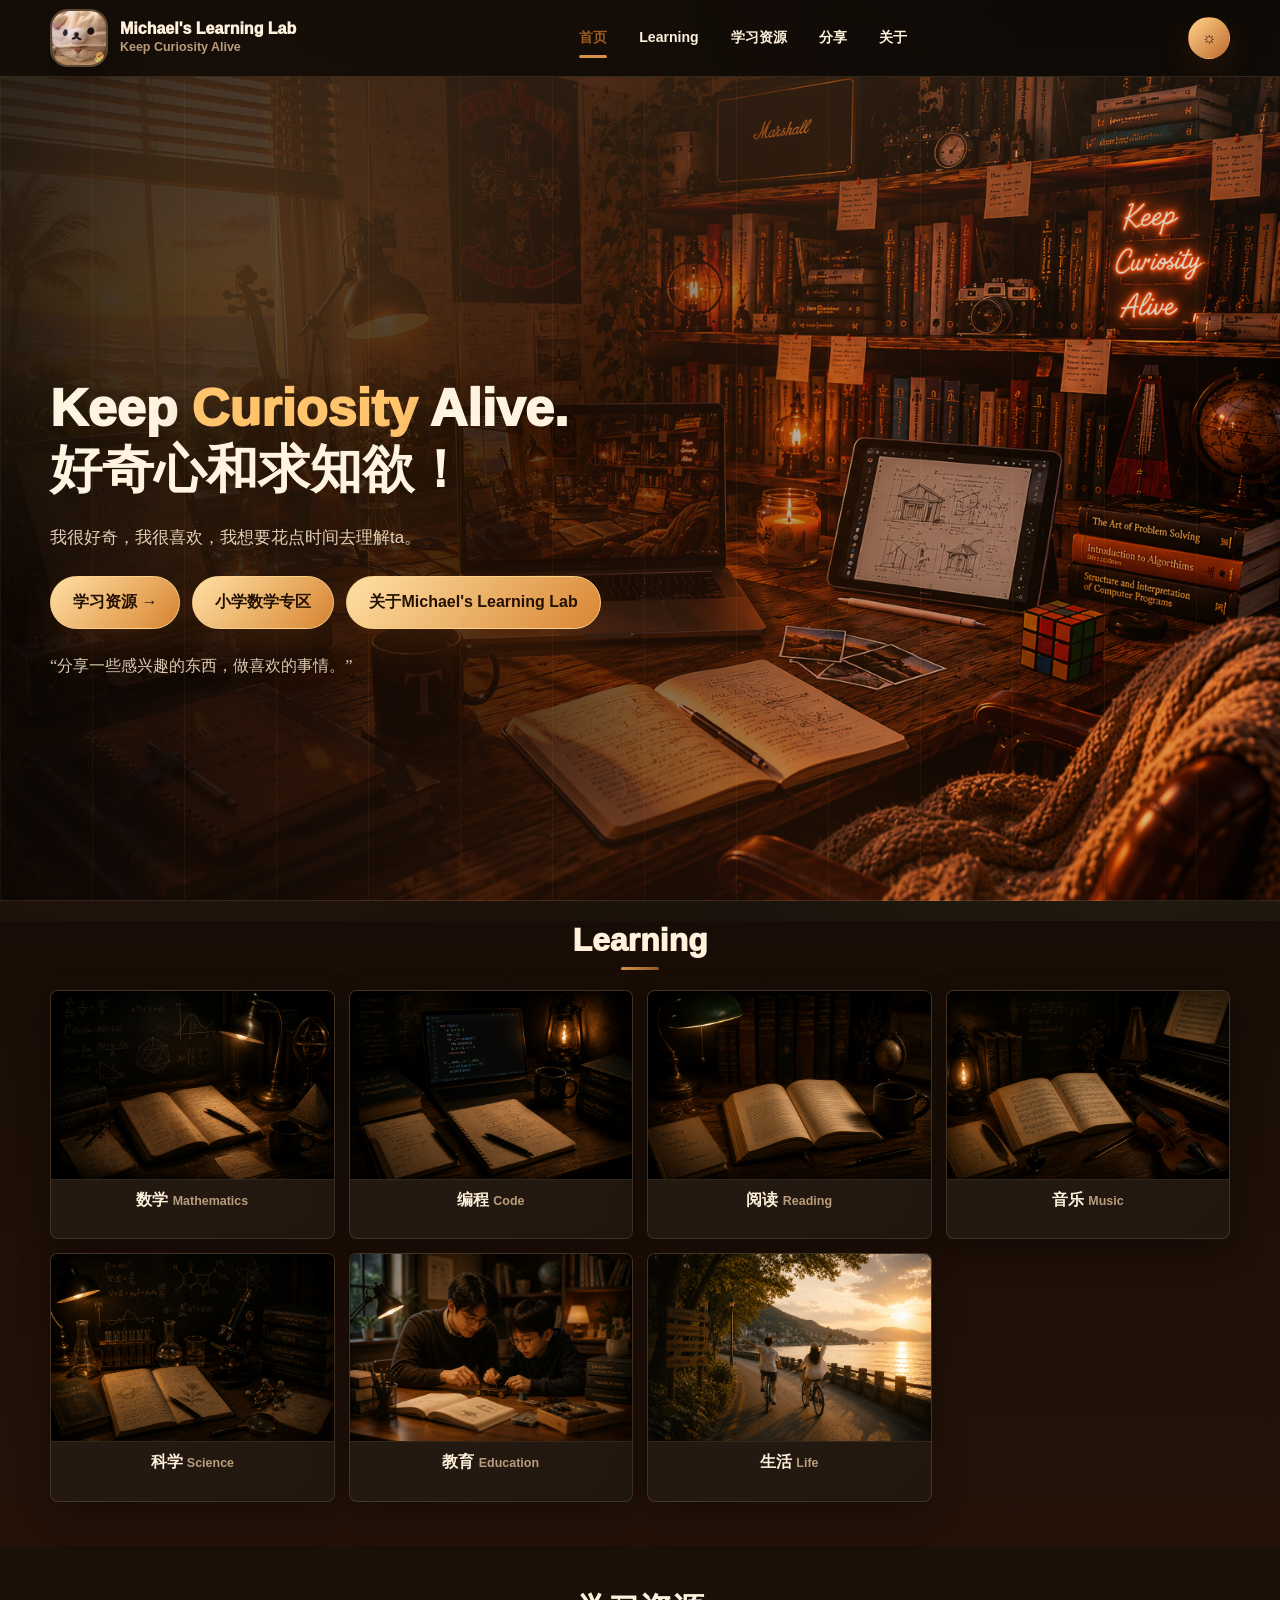
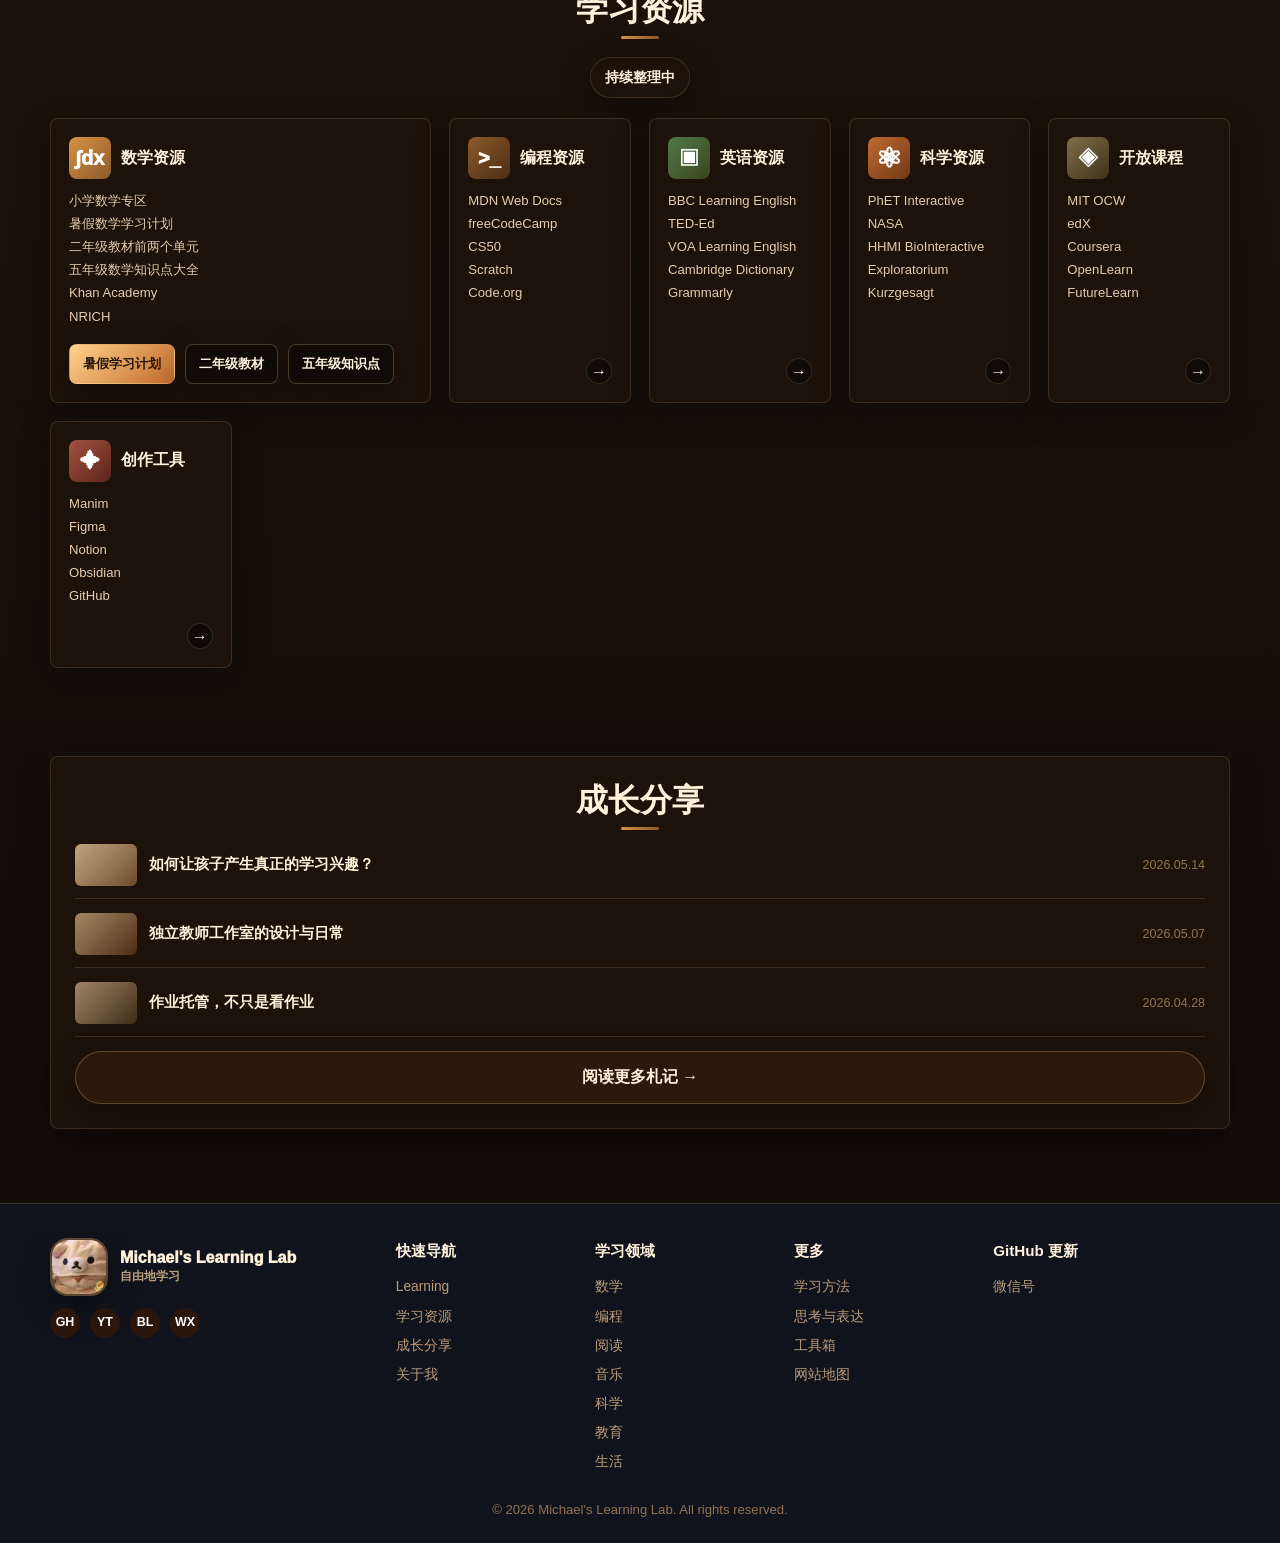
<file: index.html>
<!doctype html>
<html lang="zh-CN">

<head>
  <meta charset="utf-8">
  <meta name="viewport" content="width=device-width, initial-scale=1">
  <title>Michael's Learning Lab | Keep Curiosity Alive</title>
  <meta name="description" content="Michael 的个人学习空间，整理数学、编程、阅读、音乐、科学、教育与生活资源，记录自由学习与清晰表达。">
  <style>
    :root {
      color-scheme: light;
      --ink: #2b1d12;
      --ink-soft: #5a412d;
      --muted: #846b52;
      --quiet: #a4886b;
      --paper: #fff8ec;
      --wash: #f4eadb;
      --wash-strong: #ead7bd;
      --line: rgba(78, 45, 20, .14);
      --line-strong: rgba(78, 45, 20, .25);
      --violet: #d69245;
      --violet-deep: #9a5a24;
      --blue: #8d5a2b;
      --cyan: #6f7b4a;
      --green: #527848;
      --orange: #c06a2f;
      --rose: #a3513f;
      --navy: #2a160b;
      --shadow: 0 22px 58px rgba(62, 37, 15, .14);
      --shadow-soft: 0 12px 34px rgba(62, 37, 15, .11);
      --sans: -apple-system, BlinkMacSystemFont, "Segoe UI", "PingFang SC", "Microsoft YaHei", sans-serif;
      --serif: "Songti SC", "STSong", "Noto Serif SC", serif;
    }

    * {
      box-sizing: border-box;
    }

    html {
      scroll-behavior: smooth;
      background: var(--wash);
    }

    body {
      margin: 0;
      min-width: 320px;
      color: var(--ink);
      font-family: var(--sans);
      line-height: 1.68;
      letter-spacing: 0;
      background:
        radial-gradient(circle at 16% 8%, rgba(214, 146, 69, .18), transparent 28%),
        radial-gradient(circle at 88% 20%, rgba(111, 123, 74, .13), transparent 24%),
        linear-gradient(180deg, #fff8ec 0%, #f4eadb 54%, #fffaf2 100%);
    }

    body.dark {
      color-scheme: dark;
      --ink: #fff1dc;
      --ink-soft: #e4ccb0;
      --muted: #b99c7b;
      --quiet: #8f7354;
      --paper: #1d1209;
      --wash: #100b07;
      --wash-strong: #2a1a0f;
      --line: rgba(255, 214, 159, .14);
      --line-strong: rgba(255, 214, 159, .24);
      --shadow: 0 24px 60px rgba(0, 0, 0, .42);
      --shadow-soft: 0 12px 34px rgba(0, 0, 0, .32);
      background:
        radial-gradient(circle at 16% 8%, rgba(198, 106, 47, .22), transparent 28%),
        radial-gradient(circle at 88% 20%, rgba(111, 123, 74, .16), transparent 24%),
        linear-gradient(180deg, #100b07 0%, #1b1109 54%, #100b07 100%);
    }

    a {
      color: inherit;
      text-decoration: none;
    }

    h1,
    h2,
    h3,
    p {
      margin: 0;
    }

    img {
      max-width: 100%;
      display: block;
    }

    .site-header {
      position: sticky;
      top: 0;
      z-index: 30;
      border-bottom: 1px solid var(--line);
      background: rgba(255, 248, 236, .82);
      backdrop-filter: blur(18px);
    }

    body.dark .site-header {
      background: rgba(16, 11, 7, .78);
    }

    .nav,
    .section-inner,
    .hero-inner,
    .footer-inner {
      width: min(1180px, calc(100% - 44px));
      margin: 0 auto;
    }

    .nav {
      min-height: 76px;
      display: flex;
      align-items: center;
      justify-content: space-between;
      gap: 20px;
    }

    .brand {
      min-width: 248px;
      display: flex;
      align-items: center;
      gap: 12px;
    }

    .brand-mark {
      width: 58px;
      height: 58px;
      border: 2px solid var(--line-strong);
      border-radius: 18px;
      overflow: hidden;
      display: block;
      flex: 0 0 auto;
      background: var(--wash-strong);
      box-shadow: var(--shadow-soft);
    }

    .brand-mark img {
      width: 100%;
      height: 100%;
      object-fit: cover;
    }

    .brand-title {
      display: block;
      color: var(--ink);
      font-size: 1rem;
      font-weight: 950;
      line-height: 1.18;
      white-space: nowrap;
    }

    .brand-subtitle {
      display: block;
      color: var(--muted);
      font-size: .78rem;
      font-weight: 700;
      line-height: 1.3;
      white-space: nowrap;
    }

    .nav-links {
      display: flex;
      align-items: center;
      justify-content: flex-end;
      gap: 4px;
      font-size: .88rem;
      font-weight: 860;
    }

    .nav-links a {
      position: relative;
      min-height: 42px;
      padding: 12px 14px;
      border-radius: 8px;
      color: var(--ink);
      display: inline-flex;
      align-items: center;
    }

    .nav-links a::after {
      position: absolute;
      left: 14px;
      right: 14px;
      bottom: 4px;
      height: 3px;
      border-radius: 99px;
      background: var(--violet);
      content: "";
      opacity: 0;
      transform: scaleX(.54);
      transition: opacity .16s ease, transform .16s ease;
    }

    .nav-links a:hover,
    .nav-links a[aria-current="page"] {
      color: var(--violet-deep);
    }

    .nav-links a:hover::after,
    .nav-links a[aria-current="page"]::after {
      opacity: 1;
      transform: scaleX(1);
    }

    .nav-tools {
      display: flex;
      align-items: center;
      gap: 8px;
    }

    .icon-button {
      width: 42px;
      height: 42px;
      border: 1px solid transparent;
      border-radius: 99px;
      display: grid;
      place-items: center;
      color: var(--ink);
      background: transparent;
      font: inherit;
      font-weight: 900;
      cursor: pointer;
    }

    .theme-button {
      color: #2a160b;
      background: linear-gradient(135deg, #ffd28a, #c06a2f);
      box-shadow: 0 12px 28px rgba(96, 45, 14, .28);
    }

    .hero {
      position: relative;
      min-height: calc(100svh - 76px);
      display: grid;
      align-items: center;
      overflow: hidden;
      border-bottom: 1px solid var(--line);
      background-image:
        linear-gradient(90deg, rgba(19, 9, 3, .9) 0%, rgba(37, 18, 7, .75) 37%, rgba(83, 42, 13, .34) 64%, rgba(22, 11, 5, .08) 100%),
        url("assets/personal-cover.png");
      background-position: contain;
      background-size: cover;
    }

    body.dark .hero {
      background-image:
        linear-gradient(90deg, rgba(12, 7, 4, .94) 0%, rgba(31, 15, 6, .82) 38%, rgba(74, 36, 12, .36) 64%, rgba(19, 9, 4, .1) 100%),
        url("assets/personal-cover.png");
    }

    .hero::before {
      position: absolute;
      inset: 0;
      background:
        radial-gradient(circle at 18% 28%, rgba(255, 187, 92, .18), transparent 30%),
        linear-gradient(180deg, rgba(255, 218, 161, .08), transparent 42%),
        repeating-linear-gradient(90deg, rgba(255, 187, 92, .06) 0 1px, transparent 1px 92px);
      pointer-events: none;
      content: "";
    }

    .hero-inner {
      position: relative;
      padding: 150px 0 70px;
    }

    .hero-copy {
      max-width: 660px;
      display: grid;
      gap: 24px;
    }

    h1 {
      color: var(--ink);
      max-width: 660px;
      font-size: clamp(2.45rem, 4.15vw, 3.25rem);
      font-weight: 950;
      line-height: 1.17;
    }

    .hero h1 {
      color: #fff4e2;
      text-shadow: 0 18px 42px rgba(0, 0, 0, .42);
    }

    .accent {
      color: var(--violet);
    }

    .hero .accent {
      color: #ffc46c;
    }

    .hero-text {
      max-width: 520px;
      color: rgba(255, 238, 210, .86);
      font-size: 1.05rem;
      font-weight: 520;
    }

    .hero-actions {
      display: flex;
      flex-wrap: wrap;
      gap: 12px;
    }

    .button {
      min-height: 48px;
      padding: 12px 22px;
      border: 1px solid var(--line-strong);
      border-radius: 999px;
      display: inline-flex;
      align-items: center;
      justify-content: center;
      gap: 9px;
      color: var(--ink);
      background: rgba(255, 248, 236, .78);
      font-weight: 900;
      box-shadow: var(--shadow-soft);
      transition: transform .2s ease, border-color .2s ease, box-shadow .2s ease;
    }

    body.dark .button {
      background: rgba(51, 29, 13, .74);
    }

    .button.primary {
      border-color: rgba(255, 210, 138, .68);
      color: #2a160b;
      background: linear-gradient(135deg, #ffd28a, #c06a2f);
    }

    .hero .button.primary {
      border-color: #ffd28a;
      color: #241103;
      background: linear-gradient(135deg, #ffe0a5, #d98632);
      box-shadow: 0 18px 42px rgba(120, 58, 16, .34);
    }

    .hero .button:not(.primary) {
      color: #fff4e2;
      background: rgba(55, 31, 14, .68);
    }

    .hero .button:hover,
    .hero .button:focus-visible {
      transform: translateY(-4px);
      border-color: rgba(255, 210, 138, .76);
      box-shadow: 0 22px 48px rgba(120, 58, 16, .36);
      outline: none;
    }

    .hero .button.primary:hover,
    .hero .button.primary:focus-visible {
      transform: translateY(-10px) scale(1.05);
    }

    .quote {
      width: fit-content;
      max-width: 100%;
      display: inline-grid;
      grid-template-columns: 1fr;
      align-items: center;
      column-gap: 10px;
      color: rgba(255, 238, 210, .84);
      font-family: var(--serif);
      font-size: 1.03rem;
      line-height: 1.6;
    }

    section {
      padding: 44px 0;
    }

    .section-head {
      display: grid;
      justify-items: center;
      gap: 18px;
      margin-bottom: 20px;
      text-align: center;
    }

    .section-title {
      display: grid;
      gap: 8px;
      justify-items: center;
      text-align: center;
    }

    .section-title.center {
      justify-items: center;
      text-align: center;
    }

    .section-title h2 {
      color: var(--ink);
      font-size: clamp(1.45rem, 2.6vw, 2rem);
      font-weight: 950;
      line-height: 1.2;
    }

    .section-title h2::after {
      width: 38px;
      height: 3px;
      border-radius: 99px;
      display: block;
      margin-inline: auto;
      margin-top: 8px;
      background: linear-gradient(90deg, var(--violet), var(--blue));
      content: "";
    }

    .section-title.center h2::after {
      margin-inline: auto;
    }

    .section-title p {
      max-width: 760px;
      color: var(--muted);
      font-size: .95rem;
    }

    .link-pill {
      min-height: 40px;
      padding: 8px 14px;
      border: 1px solid var(--line);
      border-radius: 999px;
      display: inline-flex;
      align-items: center;
      gap: 8px;
      color: var(--ink);
      background: var(--paper);
      font-size: .86rem;
      font-weight: 900;
      box-shadow: var(--shadow-soft);
      white-space: nowrap;
    }

    .mobile-only {
      display: none !important;
    }

    .mobile-hero,
    .mobile-field-list,
    .mobile-resource-list,
    .mobile-note-panel {
      display: none;
    }

    .mobile-hero {
      gap: 14px;
      padding: 18px;
      border: 1px solid var(--line);
      border-radius: 8px;
      background:
        radial-gradient(circle at 8% 0%, rgba(214, 146, 69, .18), transparent 34%),
        linear-gradient(135deg, rgba(255, 255, 255, .04), rgba(255, 255, 255, .02)),
        var(--paper);
      box-shadow: var(--shadow-soft);
    }

    .mobile-kicker {
      color: var(--violet);
      font-size: .78rem;
      font-weight: 950;
      letter-spacing: .08em;
      text-transform: uppercase;
    }

    .mobile-hero .mobile-kicker {
      color: var(--violet);
    }

    .mobile-hero h1 {
      color: var(--ink);
      font-size: 1.55rem;
      line-height: 1.14;
      text-shadow: none;
    }

    .mobile-hero p {
      color: var(--muted);
      font-size: .9rem;
      line-height: 1.58;
    }

    .mobile-hero-actions,
    .mobile-resource-actions {
      display: grid;
      grid-template-columns: repeat(2, minmax(0, 1fr));
      gap: 10px;
    }

    .mobile-hero-actions .button,
    .mobile-resource-actions .resource-button {
      width: 100%;
    }

    .mobile-field-list,
    .mobile-resource-list {
      gap: 10px;
      margin-top: 16px;
    }

    .mobile-field-link,
    .mobile-resource-card,
    .mobile-note-panel {
      border: 1px solid var(--line);
      border-radius: 8px;
      background:
        linear-gradient(135deg, rgba(255, 255, 255, .04), rgba(255, 255, 255, .02)),
        var(--paper);
      box-shadow: var(--shadow-soft);
    }

    .mobile-field-link {
      min-height: 68px;
      padding: 12px;
      display: grid;
      grid-template-columns: 44px 1fr auto;
      align-items: center;
      gap: 12px;
      color: inherit;
    }

    .mobile-field-dot {
      width: 44px;
      height: 44px;
      border-radius: 8px;
      display: grid;
      place-items: center;
      color: #fff;
      background: linear-gradient(135deg, var(--tone, var(--violet)), var(--tone-deep, var(--blue)));
      font-weight: 950;
    }

    .mobile-field-link strong,
    .mobile-resource-card strong {
      display: block;
      font-size: .96rem;
      line-height: 1.2;
    }

    .mobile-field-link small,
    .mobile-resource-card small {
      color: var(--muted);
      font-size: .74rem;
      font-weight: 800;
    }

    .mobile-field-link b,
    .mobile-resource-card b {
      color: var(--quiet);
      font-size: 1rem;
    }

    .mobile-resource-card {
      padding: 14px;
      display: grid;
      gap: 12px;
    }

    .mobile-resource-card header {
      display: grid;
      grid-template-columns: 42px 1fr auto;
      gap: 10px;
      align-items: center;
    }

    .mobile-resource-card p {
      color: var(--muted);
      font-size: .78rem;
      line-height: 1.45;
    }

    .mobile-note-panel {
      padding: 16px;
      display: grid;
      gap: 12px;
    }

    .mobile-note-row {
      display: grid;
      grid-template-columns: 1fr auto;
      gap: 10px;
      padding-bottom: 10px;
      border-bottom: 1px solid var(--line);
    }

    .mobile-note-row:last-of-type {
      border-bottom: 0;
      padding-bottom: 0;
    }

    .mobile-note-row h3 {
      font-size: .9rem;
      line-height: 1.35;
    }

    .mobile-note-row time {
      color: var(--quiet);
      font-size: .72rem;
      white-space: nowrap;
    }

    .field-section {
      margin-top: 20px;
      position: relative;
      z-index: 2;
      padding-top: 0;
      background: linear-gradient(180deg, #180d06, #241209);
    }

    .field-panel {
      padding: 0;
      border: 0;
      border-radius: 0;
      background: transparent;
      box-shadow: none;
    }

    body.dark .field-panel {
      background: transparent;
    }

    .field-grid {
      display: grid;
      grid-template-columns: repeat(4, minmax(0, 1fr));
      gap: 14px;
      margin-top: 20px;
    }

    .field-card {
      min-height: 200px;
      padding: 0 0 18px;
      border: 1px solid var(--line);
      border-radius: 8px;
      display: grid;
      grid-template-rows: auto auto 1fr;
      justify-items: center;
      align-content: start;
      gap: 10px;
      text-align: center;
      overflow: hidden;
      background:
        linear-gradient(135deg, rgba(255, 255, 255, .76), rgba(255, 255, 255, .42)),
        var(--paper);
      box-shadow: var(--shadow-soft);
    }

    a.field-card {
      position: relative;
      color: inherit;
      cursor: pointer;
      transition: transform .2s ease, border-color .2s ease, box-shadow .2s ease;
    }

    a.field-card:hover,
    a.field-card:focus-visible {
      transform: translateY(-25px);
      border-color: color-mix(in srgb, var(--tone, var(--violet)) 54%, var(--line));
      box-shadow: 0 18px 42px rgba(143, 84, 28, .18);
      outline: none;
    }

    body.dark .field-card {
      background:
        linear-gradient(135deg, rgba(255, 255, 255, .04), rgba(255, 255, 255, .02)),
        var(--paper);
    }

    .field-cover {
      width: 100%;
      aspect-ratio: 3 / 2;
      display: block;
      overflow: hidden;
      border-bottom: 1px solid var(--line);
      background: var(--wash);
    }

    .field-cover img {
      width: 100%;
      height: 100%;
      object-fit: cover;
      transition: transform .22s ease;
    }

    a.field-card:hover .field-cover img,
    a.field-card:focus-visible .field-cover img {
      transform: scale(1.2);
    }

    .field-icon,
    .resource-icon {
      width: 42px;
      height: 42px;
      border-radius: 8px;
      display: grid;
      place-items: center;
      color: #fff;
      background: linear-gradient(135deg, var(--tone, var(--violet)), var(--tone-deep, var(--blue)));
      font-size: 1.25rem;
      font-weight: 950;
      line-height: 1;
    }

    .field-card h3 {
      padding: 0 14px;
      font-size: .98rem;
      line-height: 1.3;
    }

    .field-card h3 span {
      color: var(--muted);
      font-size: .78rem;
      font-weight: 800;
    }

    .field-card p {
      padding: 0 14px;
      color: var(--muted);
      font-size: .82rem;
      line-height: 1.52;
    }

    .resource-grid {
      display: grid;
      grid-template-columns: repeat(6, minmax(0, 1fr));
      gap: 18px;
    }

    .resource-card {
      overflow: hidden;
      border: 1px solid var(--line);
      border-radius: 8px;
      background: var(--paper);
      box-shadow: var(--shadow-soft);
    }

    .resource-card {
      min-height: 188px;
      padding: 18px;
      display: grid;
      align-content: space-between;
      gap: 18px;
    }

    .resource-card.primary-resource {
      grid-column: span 2;
    }

    .resource-top {
      display: grid;
      gap: 12px;
    }

    .resource-title {
      display: flex;
      align-items: center;
      gap: 10px;
      font-weight: 950;
    }

    .resource-card ul {
      margin: 0;
      padding: 0;
      display: grid;
      gap: 4px;
      color: var(--ink-soft);
      font-size: .82rem;
      line-height: 1.45;
      list-style: none;
    }

    .resource-actions {
      display: flex;
      flex-wrap: wrap;
      gap: 10px;
      align-items: center;
    }

    .resource-button {
      min-height: 40px;
      padding: 9px 13px;
      border: 1px solid var(--line-strong);
      border-radius: 8px;
      display: inline-flex;
      align-items: center;
      justify-content: center;
      color: #2a160b;
      background: linear-gradient(135deg, #ffd28a, #c06a2f);
      font-size: .84rem;
      font-weight: 920;
      line-height: 1.15;
      box-shadow: var(--shadow-soft);
    }

    .resource-button.secondary {
      color: var(--ink);
      background: var(--wash);
    }

    .resource-button:hover,
    .resource-button:focus-visible {
      transform: translateY(-2px);
      outline: none;
      border-color: color-mix(in srgb, var(--violet) 45%, var(--line-strong));
    }

    .resource-card .arrow {
      width: 26px;
      height: 26px;
      border: 1px solid var(--line);
      border-radius: 99px;
      display: grid;
      place-items: center;
      justify-self: end;
      color: var(--ink);
      background: var(--wash);
      font-weight: 900;
    }

    .journal-layout {
      display: grid;
      grid-template-columns: 1fr;
      gap: 22px;
      align-items: stretch;
    }

    .note-list {
      padding: 24px;
      border: 1px solid var(--line);
      border-radius: 8px;
      display: grid;
      gap: 14px;
      background: var(--paper);
      box-shadow: var(--shadow-soft);
    }

    .note-item {
      display: grid;
      grid-template-columns: 62px 1fr auto;
      gap: 12px;
      align-items: center;
      padding-bottom: 12px;
      border-bottom: 1px solid var(--line);
    }

    .note-item:last-child {
      border-bottom: 0;
      padding-bottom: 0;
    }

    .mini-thumb {
      width: 62px;
      height: 42px;
      border-radius: 6px;
      background:
        linear-gradient(135deg, rgba(255, 255, 255, .18), transparent),
        linear-gradient(135deg, var(--tone, var(--violet)), var(--tone-deep, var(--blue)));
    }

    .note-item h3 {
      font-size: .92rem;
      line-height: 1.35;
    }

    .note-item time {
      color: var(--quiet);
      font-size: .78rem;
      white-space: nowrap;
    }

    .footer {
      margin-top: 30px;
      padding: 34px 0 22px;
      border-top: 1px solid var(--line);
      background: rgba(255, 255, 255, .64);
    }

    body.dark .footer {
      background: rgba(17, 24, 39, .64);
    }

    .footer-inner {
      display: grid;
      grid-template-columns: 1.4fr repeat(3, .75fr) 1.05fr;
      gap: 30px;
    }

    .footer-brand {
      display: grid;
      gap: 12px;
      align-content: start;
    }

    .footer-brand p,
    .footer-column a,
    .footer-column li,
    .subscribe p {
      color: var(--muted);
      font-size: .86rem;
    }

    .socials {
      display: flex;
      gap: 10px;
    }

    .socials span {
      width: 30px;
      height: 30px;
      border-radius: 999px;
      display: grid;
      place-items: center;
      color: #fff;
      background: var(--navy);
      font-size: .78rem;
      font-weight: 900;
    }

    .footer-column,
    .subscribe {
      display: grid;
      align-content: start;
      gap: 12px;
    }

    .footer-column h3,
    .subscribe h3 {
      font-size: .95rem;
    }

    .footer-column ul {
      margin: 0;
      padding: 0;
      display: grid;
      gap: 6px;
      list-style: none;
    }

    .copyright {
      width: min(1180px, calc(100% - 44px));
      margin: 26px auto 0;
      color: var(--quiet);
      font-size: .82rem;
      text-align: center;
    }

    @media (max-width: 1060px) {
      .nav {
        align-items: flex-start;
        padding: 12px 0;
        display: grid;
      }

      .nav-links {
        justify-content: start;
        flex-wrap: wrap;
      }

      .nav-tools {
        position: absolute;
        right: 22px;
        top: 15px;
      }

      .field-grid,
      .resource-grid {
        grid-template-columns: repeat(3, minmax(0, 1fr));
      }

      .resource-card.primary-resource {
        grid-column: span 2;
      }

      .footer-inner {
        grid-template-columns: repeat(2, minmax(0, 1fr));
      }
    }

    @media (max-width: 760px) {
      .desktop-only {
        display: none !important;
      }

      .mobile-only {
        display: grid !important;
      }

      .site-header {
        background: rgba(16, 11, 7, .94);
      }

      body.dark .site-header {
        background: rgba(16, 11, 7, .94);
      }

      .nav,
      .section-inner,
      .hero-inner,
      .footer-inner,
      .copyright {
        width: min(100% - 28px, 1180px);
      }

      .nav {
        min-height: 114px;
        padding: 16px 0 18px;
        display: flex;
        align-items: center;
        justify-content: space-between;
        gap: 12px;
      }

      .brand {
        min-width: 0;
        gap: 12px;
      }

      .site-header .brand {
        max-width: calc(100% - 74px);
      }

      .site-header .brand-mark {
        width: 70px;
        height: 70px;
        border-radius: 22px;
        border-color: rgba(255, 210, 138, .28);
      }

      .brand-title,
      .brand-subtitle {
        white-space: normal;
      }

      .site-header .brand-title {
        color: #fff4e2;
        font-size: clamp(1.08rem, 5vw, 1.34rem);
        line-height: 1.08;
      }

      .site-header .brand-subtitle {
        color: rgba(255, 218, 161, .68);
        font-size: .92rem;
        line-height: 1.18;
      }

      .nav-links {
        position: fixed;
        left: 12px;
        top: 134px;
        bottom: 18px;
        z-index: 25;
        width: 58px;
        height: calc(100svh - 152px);
        display: grid;
        grid-template-columns: 1fr;
        align-content: start;
        gap: 10px;
        padding: 8px 6px;
        border: 1px solid var(--line);
        border-radius: 22px;
        background: rgba(255, 248, 236, .76);
        box-shadow: var(--shadow-soft);
        backdrop-filter: blur(16px);
        overflow-y: auto;
      }

      body.dark .nav-links {
        border-color: rgba(255, 214, 159, .16);
        background: rgba(16, 11, 7, .72);
      }

      .nav-links a {
        width: 44px;
        height: 44px;
        min-height: 44px;
        padding: 0;
        border: 1px solid var(--line);
        border-radius: 16px;
        display: grid;
        place-items: center;
        background: rgba(255, 248, 236, .82);
        box-shadow: 0 8px 18px rgba(62, 37, 15, .1);
        font-size: 0;
      }

      body.dark .nav-links a {
        border-color: rgba(255, 214, 159, .14);
        background: rgba(42, 26, 15, .9);
      }

      .nav-links a::before {
        color: currentColor;
        font-size: 1rem;
        font-weight: 950;
        line-height: 1;
        content: attr(data-icon);
      }

      .nav-links a::after {
        display: none;
      }

      .nav-links a:hover,
      .nav-links a[aria-current="page"] {
        color: #2a160b;
        border-color: transparent;
        background: linear-gradient(135deg, #ffd28a, #c06a2f);
      }

      body.dark .nav-links a:hover,
      body.dark .nav-links a[aria-current="page"] {
        color: #2a160b;
        border-color: transparent;
        background: linear-gradient(135deg, #ffd28a, #c06a2f);
      }

      .nav-tools {
        position: static;
        margin-left: auto;
      }

      .icon-button {
        width: 54px;
        height: 54px;
      }

      main {
        padding-left: 76px;
      }

      .hero,
      body.dark .hero {
        min-height: auto;
        display: block;
        border-bottom: 0;
        background: none;
      }

      .hero::before {
        display: none;
      }

      .hero-inner,
      .section-inner {
        width: calc(100% - 14px);
        margin: 0 14px 0 0;
      }

      .hero-inner {
        padding: 18px 0 8px;
      }

      .mobile-hero {
        display: grid !important;
      }

      .hero h1 {
        color: var(--ink);
        font-size: clamp(1.34rem, 7vw, 1.9rem);
        line-height: 1.13;
        text-shadow: none;
      }

      .hero .accent {
        color: var(--violet);
      }

      .hero-text {
        max-width: none;
        color: var(--muted);
        font-size: .9rem;
        line-height: 1.58;
      }

      .hero-actions {
        display: grid;
        grid-template-columns: repeat(2, minmax(0, 1fr));
        gap: 10px;
      }

      .button {
        min-height: 42px;
        padding: 10px 14px;
      }

      .hero-actions .button {
        width: 100%;
      }

      .quote {
        width: 100%;
        grid-template-columns: 1fr;
        padding: 10px 12px;
        border: 1px solid var(--line);
        border-radius: 8px;
        color: var(--muted);
        background: var(--wash);
        font-size: .86rem;
        line-height: 1.45;
      }

      .quote::before,
      .quote::after {
        display: none;
      }

      section {
        padding: 24px 0;
      }

      .section-head {
        align-items: center;
        justify-items: stretch;
        grid-template-columns: 1fr auto;
        gap: 12px;
        margin-bottom: 14px;
        text-align: left;
      }

      .section-title,
      .section-title.center {
        justify-items: start;
        text-align: left;
      }

      .section-title h2 {
        font-size: 1.2rem;
      }

      .section-title h2::after,
      .section-title.center h2::after {
        width: 32px;
        margin-inline: 0;
      }

      .link-pill {
        min-height: 34px;
        padding: 7px 11px;
        font-size: .76rem;
      }

      .field-section {
        margin-top: 0;
        padding-top: 12px;
      }

      .field-panel {
        padding: 0;
      }

      .mobile-field-list,
      .mobile-resource-list {
        display: grid !important;
      }

      .field-grid,
      .resource-grid {
        grid-template-columns: repeat(2, minmax(0, 1fr));
        gap: 12px;
      }

      .field-grid {
        margin-top: 16px;
      }

      .field-card {
        min-height: 248px;
        padding: 0 0 14px;
        gap: 8px;
      }

      .field-cover {
        aspect-ratio: 4 / 3;
      }

      .field-icon,
      .resource-icon {
        width: 38px;
        height: 38px;
        border-radius: 8px;
        font-size: 1.05rem;
      }

      .field-card h3 {
        padding: 0 10px;
        font-size: .92rem;
      }

      .field-card h3 span {
        display: block;
        margin-top: 2px;
        font-size: .68rem;
      }

      .field-card p {
        padding: 0 10px;
        font-size: .74rem;
        line-height: 1.45;
      }

      .resource-card {
        min-height: 180px;
        padding: 14px;
        gap: 12px;
      }

      .resource-title {
        display: grid;
        justify-items: start;
        gap: 8px;
        font-size: .9rem;
        line-height: 1.25;
      }

      .resource-card ul {
        font-size: .74rem;
      }

      .journal-layout {
        grid-template-columns: 1fr;
      }

      .resource-card.primary-resource {
        grid-column: 1 / -1;
      }

      .note-list {
        padding: 16px;
      }

      .note-item {
        grid-template-columns: 46px 1fr;
        gap: 10px;
        align-items: start;
      }

      .mini-thumb {
        width: 46px;
        height: 46px;
        border-radius: 8px;
      }

      .note-item time {
        grid-column: 2;
        font-size: .72rem;
      }

      .footer {
        margin-left: 76px;
      }

      .footer-inner,
      .copyright {
        width: calc(100% - 14px);
        margin-right: 14px;
        margin-left: 0;
      }

      .footer-inner {
        grid-template-columns: 1fr;
        gap: 18px;
      }
    }

    @media (max-width: 520px) {
      .nav-links {
        grid-template-columns: 1fr;
      }

      .hero-actions {
        grid-template-columns: repeat(2, minmax(0, 1fr));
        display: grid;
      }

      .button {
        width: 100%;
      }

      .footer-inner {
        grid-template-columns: 1fr;
      }
    }

    @media (max-width: 360px) {
      main {
        padding-left: 70px;
      }

      .nav-links {
        left: 10px;
        width: 54px;
      }

      .field-grid,
      .resource-grid {
        grid-template-columns: 1fr;
      }

      .hero-actions {
        grid-template-columns: 1fr;
      }

      .footer {
        margin-left: 70px;
      }
    }

    @media (min-width: 761px) and (max-width: 1060px) {
      .nav-links a {
        justify-content: center;
      }
    }
  </style>
</head>

<body class="dark">
  <header class="site-header">
    <nav class="nav" aria-label="主导航">
      <a class="brand" href="./">
        <span class="brand-mark" aria-hidden="true"><img src="assets/profile-icon.jpg" alt=""></span>
        <span>
          <span class="brand-title">Michael's Learning Lab</span>
          <span class="brand-subtitle">Keep Curiosity Alive</span>
        </span>
      </a>

      <div class="nav-links">
        <a href="#home" data-icon="⌂" aria-current="page">首页</a>
        <a href="#fields" data-icon="✦">Learning</a>
        <a href="#resources" data-icon="◈">学习资源</a>
        <a href="#journal" data-icon="✎">分享</a>
        <a href="#about" data-icon="?">关于</a>
      </div>

      <div class="nav-tools" aria-label="页面工具">
        <button class="icon-button theme-button" type="button" aria-label="切换深色模式" id="themeButton">☼</button>
      </div>
    </nav>
  </header>

  <main>
    <section class="hero" id="home" aria-label="个人学习记录网站">
      <div class="hero-inner">
        <div class="hero-copy desktop-only">
          <h1>Keep <span class="accent">Curiosity</span> Alive.<br>好奇心和求知欲！</h1>
          <p class="hero-text">
            我很好奇，我很喜欢，我想要花点时间去理解ta。
          </p>
          <div class="hero-actions">
            <a class="button primary" href="#resources">学习资源 →</a>
            <a class="button primary" href="primary-math/index.html">小学数学专区</a>
            <a class="button primary" href="#about">关于Michael's Learning Lab</a>
          </div>
          <p class="quote">
            “分享一些感兴趣的东西，做喜欢的事情。”
          </p>
        </div>

        <div class="mobile-hero mobile-only" aria-label="手机首页摘要">
          <p class="mobile-kicker">Michael's Learning Lab</p>
          <h1>保持好奇心和求知欲</h1>
          <p>分享学习经验，快速进入学习资源、小学数学专区和成长记录。</p>
          <div class="mobile-hero-actions">
            <a class="button primary" href="#resources">学习资源</a>
            <a class="button" href="primary-math/index.html">小学数学</a>
          </div>
          <p>学习感兴趣的东西，做喜欢的事情。</p>
        </div>
      </div>
    </section>

    <section class="field-section" id="fields" aria-labelledby="fields-title">
      <div class="section-inner">
        <div class="field-panel">
          <div class="section-title center">
            <h2 id="fields-title">Learning</h2>
          </div>

          <div class="field-grid desktop-only">
            <a class="field-card" href="math-growth/index.html" aria-label="查看数学学习成长轨迹"
              style="--tone: #c6813a; --tone-deep: #744116">
              <span class="field-cover"><img src="assets/field-math-cover.png" alt="数学封面"></span>
              <h3>数学 <span>Mathematics</span></h3>

            </a>

            <a class="field-card" href="code-growth/index.html" aria-label="查看编程创作成长轨迹"
              style="--tone: #8f6a3f; --tone-deep: #4c2d14">
              <span class="field-cover"><img src="assets/field-code-cover.png" alt="编程封面"></span>
              <h3>编程 <span>Code</span></h3>

            </a>

            <a class="field-card" href="reading-growth/index.html" aria-label="查看阅读思想成长轨迹"
              style="--tone: #6f7b4a; --tone-deep: #394520">
              <span class="field-cover"><img src="assets/field-reading-cover.png" alt="阅读封面"></span>
              <h3>阅读 <span>Reading</span></h3>

            </a>

            <a class="field-card" href="music-growth/index.html" aria-label="查看音乐聆听成长轨迹"
              style="--tone: #c06a2f; --tone-deep: #713817">
              <span class="field-cover"><img src="assets/field-music-cover.png" alt="音乐封面"></span>
              <h3>音乐 <span>Music</span></h3>

            </a>

            <a class="field-card" href="science-growth/index.html" aria-label="查看科学探索成长轨迹"
              style="--tone: #806f4b; --tone-deep: #3f321b">
              <span class="field-cover"><img src="assets/field-science-cover.png" alt="科学封面"></span>
              <h3>科学 <span>Science</span></h3>

            </a>

            <a class="field-card" href="education-growth/index.html" aria-label="查看教育理解成长轨迹"
              style="--tone: #a3513f; --tone-deep: #5c241b">
              <span class="field-cover"><img src="assets/field-education-cover.png" alt="教育封面"></span>
              <h3>教育 <span>Education</span></h3>
              <p></p>
            </a>

            <a class="field-card" href="life-growth/index.html" aria-label="查看生活成长轨迹"
              style="--tone: #9c7650; --tone-deep: #4f321c">
              <span class="field-cover"><img src="assets/field-life-cover.png" alt="生活封面"></span>
              <h3>生活 <span>Life</span></h3>
              <p> </p>
            </a>
          </div>

          <div class="mobile-field-list mobile-only" aria-label="手机学习领域入口">
            <a class="mobile-field-link" href="math-growth/index.html" style="--tone: #c6813a; --tone-deep: #744116">
              <span class="mobile-field-dot">数</span>
              <span><strong>数学</strong><small>Mathematics</small></span>
              <b>→</b>
            </a>
            <a class="mobile-field-link" href="code-growth/index.html" style="--tone: #8f6a3f; --tone-deep: #4c2d14">
              <span class="mobile-field-dot">编</span>
              <span><strong>编程</strong><small>Code</small></span>
              <b>→</b>
            </a>
            <a class="mobile-field-link" href="reading-growth/index.html" style="--tone: #6f7b4a; --tone-deep: #394520">
              <span class="mobile-field-dot">读</span>
              <span><strong>阅读</strong><small>Reading</small></span>
              <b>→</b>
            </a>
            <a class="mobile-field-link" href="music-growth/index.html" style="--tone: #c06a2f; --tone-deep: #713817">
              <span class="mobile-field-dot">乐</span>
              <span><strong>音乐</strong><small>Music</small></span>
              <b>→</b>
            </a>
            <a class="mobile-field-link" href="science-growth/index.html" style="--tone: #806f4b; --tone-deep: #3f321b">
              <span class="mobile-field-dot">科</span>
              <span><strong>科学</strong><small>Science</small></span>
              <b>→</b>
            </a>
            <a class="mobile-field-link" href="education-growth/index.html" style="--tone: #a3513f; --tone-deep: #5c241b">
              <span class="mobile-field-dot">教</span>
              <span><strong>教育</strong><small>Education</small></span>
              <b>→</b>
            </a>
            <a class="mobile-field-link" href="life-growth/index.html" style="--tone: #9c7650; --tone-deep: #4f321c">
              <span class="mobile-field-dot">生</span>
              <span><strong>生活</strong><small>Life</small></span>
              <b>→</b>
            </a>
          </div>
        </div>
      </div>
    </section>

    <section id="resources" aria-labelledby="resources-title">
      <div class="section-inner">
        <div class="section-head">
          <div class="section-title">
            <h2 id="resources-title">学习资源</h2>
          </div>
          <span class="link-pill">持续整理中</span>
        </div>

        <div class="resource-grid desktop-only">
          <article class="resource-card primary-resource">
            <div class="resource-top">
              <div class="resource-title"><span class="resource-icon">∫dx</span>数学资源</div>
              <ul>
                <li>小学数学专区</li>
                <li>暑假数学学习计划</li>
                <li>二年级教材前两个单元</li>
                <li>五年级数学知识点大全</li>
                <li>Khan Academy</li>
                <li>NRICH</li>
              </ul>
            </div>
            <div class="resource-actions" aria-label="小学数学页面入口">
              <a class="resource-button" href="plan/index.html">暑假学习计划</a>
              <a class="resource-button secondary" href="primary-math/grade2/index.html">二年级教材</a>
              <a class="resource-button secondary" href="primary-math/grade5/index.html">五年级知识点</a>
            </div>
          </article>

          <article class="resource-card">
            <div class="resource-top">
              <div class="resource-title"><span class="resource-icon"
                  style="--tone: var(--blue); --tone-deep: #4c2d14">&gt;_</span>编程资源</div>
              <ul>
                <li>MDN Web Docs</li>
                <li>freeCodeCamp</li>
                <li>CS50</li>
                <li>Scratch</li>
                <li>Code.org</li>
              </ul>
            </div>
            <span class="arrow">→</span>
          </article>

          <article class="resource-card">
            <div class="resource-top">
              <div class="resource-title"><span class="resource-icon"
                  style="--tone: var(--green); --tone-deep: #394520">▣</span>英语资源</div>
              <ul>
                <li>BBC Learning English</li>
                <li>TED-Ed</li>
                <li>VOA Learning English</li>
                <li>Cambridge Dictionary</li>
                <li>Grammarly</li>
              </ul>
            </div>
            <span class="arrow">→</span>
          </article>

          <article class="resource-card">
            <div class="resource-top">
              <div class="resource-title"><span class="resource-icon"
                  style="--tone: var(--orange); --tone-deep: #713817">⚛</span>科学资源</div>
              <ul>
                <li>PhET Interactive</li>
                <li>NASA</li>
                <li>HHMI BioInteractive</li>
                <li>Exploratorium</li>
                <li>Kurzgesagt</li>
              </ul>
            </div>
            <span class="arrow">→</span>
          </article>

          <article class="resource-card">
            <div class="resource-top">
              <div class="resource-title"><span class="resource-icon"
                  style="--tone: #806f4b; --tone-deep: #3f321b">◈</span>开放课程</div>
              <ul>
                <li>MIT OCW</li>
                <li>edX</li>
                <li>Coursera</li>
                <li>OpenLearn</li>
                <li>FutureLearn</li>
              </ul>
            </div>
            <span class="arrow">→</span>
          </article>

          <article class="resource-card">
            <div class="resource-top">
              <div class="resource-title"><span class="resource-icon"
                  style="--tone: var(--rose); --tone-deep: #5c241b">✦</span>创作工具</div>
              <ul>
                <li>Manim</li>
                <li>Figma</li>
                <li>Notion</li>
                <li>Obsidian</li>
                <li>GitHub</li>
              </ul>
            </div>
            <span class="arrow">→</span>
          </article>
        </div>

        <div class="mobile-resource-list mobile-only" aria-label="手机学习资源入口">
          <article class="mobile-resource-card">
            <header>
              <span class="resource-icon">∫dx</span>
              <span><strong>数学资源</strong><small>小学数学与暑假计划</small></span>
              <b>→</b>
            </header>
            <p>快速进入暑假计划、二年级教材和五年级知识点。</p>
            <div class="mobile-resource-actions">
              <a class="resource-button" href="plan/index.html">暑假计划</a>
              <a class="resource-button secondary" href="primary-math/grade2/index.html">二年级</a>
              <a class="resource-button secondary" href="primary-math/grade5/index.html">五年级</a>
            </div>
          </article>

          <article class="mobile-resource-card">
            <header>
              <span class="resource-icon" style="--tone: var(--blue); --tone-deep: #4c2d14">&gt;_</span>
              <span><strong>编程资源</strong><small>MDN / CS50 / Scratch</small></span>
              <b>→</b>
            </header>
            <p>收集 Web、算法和儿童创意编程的入口。</p>
          </article>

          <article class="mobile-resource-card">
            <header>
              <span class="resource-icon" style="--tone: var(--green); --tone-deep: #394520">▣</span>
              <span><strong>英语资源</strong><small>BBC / TED-Ed / VOA</small></span>
              <b>→</b>
            </header>
            <p>适合听力、词典、表达训练和每日输入。</p>
          </article>

          <article class="mobile-resource-card">
            <header>
              <span class="resource-icon" style="--tone: var(--orange); --tone-deep: #713817">⚛</span>
              <span><strong>科学资源</strong><small>PhET / NASA / HHMI</small></span>
              <b>→</b>
            </header>
            <p>实验、宇宙、生命科学和可视化资源。</p>
          </article>
        </div>
      </div>
    </section>

    <section id="journal" aria-labelledby="journal-title">
      <div class="section-inner">
        <div class="journal-layout">
          <article class="note-list desktop-only">
            <div class="section-title">
              <h2 id="journal-title">成长分享</h2>
            </div>

            <div class="note-item">
              <span class="mini-thumb" style="--tone: #b68c63; --tone-deep: #6b4b2b"></span>
              <h3>如何让孩子产生真正的学习兴趣？</h3>
              <time>2026.05.14</time>
            </div>

            <div class="note-item">
              <span class="mini-thumb" style="--tone: #8f6a3f; --tone-deep: #4c2d14"></span>
              <h3>独立教师工作室的设计与日常</h3>
              <time>2026.05.07</time>
            </div>

            <div class="note-item">
              <span class="mini-thumb" style="--tone: #8b6a43; --tone-deep: #3d2b18"></span>
              <h3>作业托管，不只是看作业</h3>
              <time>2026.04.28</time>
            </div>

            <a class="button" href="#journal">阅读更多札记 →</a>
          </article>

          <article class="mobile-note-panel mobile-only" aria-labelledby="mobile-journal-title">
            <div class="section-title">
              <h2 id="mobile-journal-title">成长分享</h2>
            </div>
            <div class="mobile-note-row">
              <h3>如何让孩子产生真正的学习兴趣？</h3>
              <time>2026.05.14</time>
            </div>
            <div class="mobile-note-row">
              <h3>独立教师工作室的设计与日常</h3>
              <time>2026.05.07</time>
            </div>
            <div class="mobile-note-row">
              <h3>作业托管，不只是看作业</h3>
              <time>2026.04.28</time>
            </div>
            <a class="button" href="#journal">更多札记</a>
          </article>
        </div>
      </div>
    </section>
  </main>

  <footer class="footer" id="about">
    <div class="footer-inner">
      <div class="footer-brand">
        <a class="brand" href="./">
          <span class="brand-mark" aria-hidden="true"><img src="assets/profile-icon.jpg" alt=""></span>
          <span>
            <span class="brand-title">Michael's Learning Lab</span>
            <span class="brand-subtitle">自由地学习</span>
          </span>
        </a>
        <div class="socials" aria-label="社交链接">
          <span>GH</span>
          <span>YT</span>
          <span>BL</span>
          <span>WX</span>
        </div>
      </div>

      <div class="footer-column">
        <h3>快速导航</h3>
        <ul>
          <li><a href="#fields">Learning</a></li>
          <li><a href="#resources">学习资源</a></li>
          <li><a href="#journal">成长分享</a></li>
          <li><a href="#about">关于我</a></li>
        </ul>
      </div>

      <div class="footer-column">
        <h3>学习领域</h3>
        <ul>
          <li>数学</li>
          <li>编程</li>
          <li>阅读</li>
          <li>音乐</li>
          <li>科学</li>
          <li>教育</li>
          <li>生活</li>
        </ul>
      </div>

      <div class="footer-column">
        <h3>更多</h3>
        <ul>
          <li>学习方法</li>
          <li>思考与表达</li>
          <li>工具箱</li>
          <li>网站地图</li>
        </ul>
      </div>

      <div class="subscribe">
        <h3>GitHub 更新</h3>
        <p>微信号</p>
      </div>
    </div>

    <p class="copyright">© 2026 Michael's Learning Lab. All rights reserved.</p>
  </footer>

  <script>
    const themeButton = document.getElementById("themeButton");

    function syncThemeButton() {
      themeButton.textContent = document.body.classList.contains("dark") ? "☼" : "◐";
    }

    themeButton.addEventListener("click", () => {
      document.body.classList.toggle("dark");
      syncThemeButton();
    });

    syncThemeButton();
  </script>
</body>

</html>
</file>
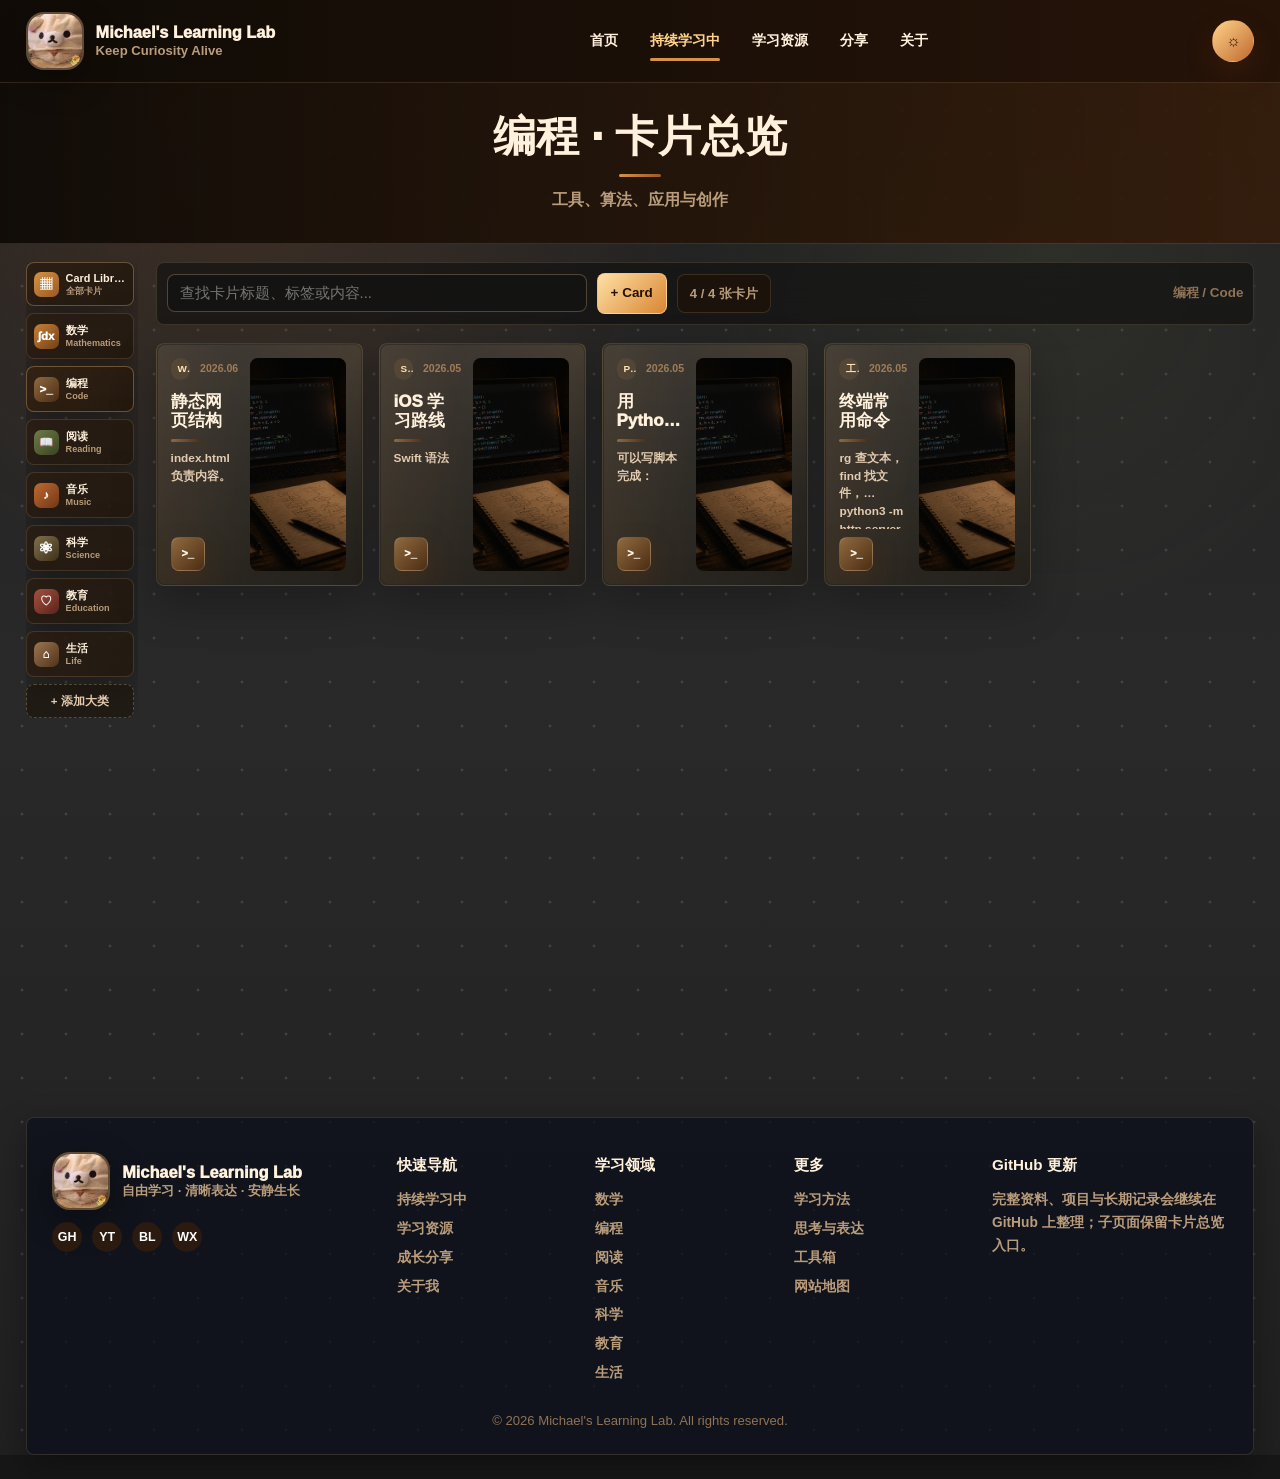
<file: code-growth/index.html>
<!doctype html>
<html lang="zh-CN">

<head>
  <meta charset="utf-8">
  <meta name="viewport" content="width=device-width, initial-scale=1">
  <title>持续学习中 | Michael's Learning Lab</title>
  <meta name="description" content="Michael's Learning Lab 的持续学习卡片总览。">
  <style>
    :root {
      color-scheme: dark;
      --ink: #fff1dc;
      --ink-soft: #e4ccb0;
      --muted: #b99c7b;
      --quiet: #8f7354;
      --paper: #1d1209;
      --wash: #100b07;
      --wash-strong: #2a1a0f;
      --line: rgba(255, 214, 159, .14);
      --line-strong: rgba(255, 214, 159, .26);
      --gold: #d69245;
      --gold-deep: #9a5a24;
      --shadow: 0 24px 60px rgba(0, 0, 0, .42);
      --shadow-soft: 0 12px 34px rgba(0, 0, 0, .32);
      --sans: -apple-system, BlinkMacSystemFont, "Segoe UI", "PingFang SC", "Microsoft YaHei", sans-serif;
      --mono: "SFMono-Regular", Consolas, monospace;
      --page-gutter: clamp(20px, 2vw, 40px);
      --header-height: 82px;
    }

    * {
      box-sizing: border-box;
    }

    html {
      min-height: 100%;
      scroll-behavior: smooth;
      background: #171717;
    }

    body {
      margin: 0;
      min-height: 100vh;
      min-width: 320px;
      color: var(--ink);
      font-family: var(--sans);
      line-height: 1.65;
      letter-spacing: 0;
      background:
        radial-gradient(circle at 18% 8%, rgba(198, 106, 47, .18), transparent 28%),
        radial-gradient(circle at 82% 18%, rgba(111, 123, 74, .13), transparent 22%),
        radial-gradient(circle, rgba(255, 255, 255, .12) 1px, transparent 1.8px) 0 0 / 44px 44px,
        linear-gradient(180deg, #202020 0%, #292929 48%, #202020 100%);
    }

    a {
      color: inherit;
      text-decoration: none;
    }

    h1,
    h2,
    h3,
    p {
      margin: 0;
    }

    img {
      max-width: 100%;
      display: block;
    }

    .site-header {
      position: sticky;
      top: 0;
      z-index: 30;
      border-bottom: 1px solid var(--line);
      background:
        linear-gradient(90deg, rgba(16, 11, 7, .94), rgba(41, 21, 8, .86)),
        rgba(16, 11, 7, .9);
      backdrop-filter: blur(18px);
    }

    .nav,
    .subpage-title,
    .learning-layout,
    .footer-inner {
      width: calc(100% - var(--page-gutter) * 2);
      margin: 0 auto;
    }

    .nav {
      min-height: var(--header-height);
      display: flex;
      align-items: center;
      justify-content: space-between;
      gap: 20px;
    }

    .brand {
      min-width: 280px;
      display: flex;
      align-items: center;
      gap: 12px;
    }

    .brand-mark {
      width: 58px;
      height: 58px;
      border: 2px solid var(--line-strong);
      border-radius: 18px;
      overflow: hidden;
      display: block;
      flex: 0 0 auto;
      background: var(--wash-strong);
      box-shadow: var(--shadow-soft);
    }

    .brand-mark img {
      width: 100%;
      height: 100%;
      object-fit: cover;
    }

    .brand-title {
      display: block;
      color: var(--ink);
      font-size: 1.02rem;
      font-weight: 950;
      line-height: 1.18;
      white-space: nowrap;
    }

    .brand-subtitle {
      display: block;
      color: var(--muted);
      font-size: .82rem;
      font-weight: 800;
      line-height: 1.3;
      white-space: nowrap;
    }

    .nav-links {
      display: flex;
      align-items: center;
      justify-content: flex-end;
      gap: 4px;
      font-size: .9rem;
      font-weight: 900;
    }

    .nav-links a {
      position: relative;
      min-height: 42px;
      padding: 12px 14px;
      border-radius: 8px;
      display: inline-flex;
      align-items: center;
      color: var(--ink);
    }

    .nav-links a::after {
      position: absolute;
      left: 14px;
      right: 14px;
      bottom: 4px;
      height: 3px;
      border-radius: 99px;
      background: var(--gold);
      content: "";
      opacity: 0;
      transform: scaleX(.54);
      transition: opacity .16s ease, transform .16s ease;
    }

    .nav-links a:hover,
    .nav-links a[aria-current="page"] {
      color: #ffd28a;
    }

    .nav-links a:hover::after,
    .nav-links a[aria-current="page"]::after {
      opacity: 1;
      transform: scaleX(1);
    }

    .icon-button {
      width: 42px;
      height: 42px;
      border: 1px solid transparent;
      border-radius: 99px;
      display: grid;
      place-items: center;
      color: #2a160b;
      background: linear-gradient(135deg, #ffd28a, #c06a2f);
      box-shadow: 0 12px 28px rgba(96, 45, 14, .28);
      font: inherit;
      font-weight: 900;
      cursor: pointer;
    }

    .subpage-hero {
      border-bottom: 1px solid var(--line);
      background:
        linear-gradient(90deg, rgba(16, 11, 7, .88), rgba(72, 36, 11, .58)),
        rgba(16, 11, 7, .68);
    }

    .subpage-title {
      padding: 28px 0 30px;
      display: grid;
      justify-items: center;
      gap: 10px;
      text-align: center;
    }

    .subpage-title h1 {
      color: var(--ink);
      font-size: clamp(1.85rem, 4vw, 2.7rem);
      font-weight: 950;
      line-height: 1.18;
    }

    .subpage-title h1::after {
      width: 42px;
      height: 3px;
      border-radius: 99px;
      display: block;
      margin: 12px auto 0;
      background: linear-gradient(90deg, var(--gold), var(--gold-deep));
      content: "";
    }

    .subpage-title p {
      max-width: 760px;
      color: var(--muted);
      font-weight: 760;
    }

    .learning-layout {
      min-height: calc(100vh - var(--header-height));
      padding: clamp(16px, 2vh, 24px) 0 clamp(28px, 5vh, 58px);
      display: grid;
      grid-template-columns: 112px minmax(0, 1fr);
      gap: 18px;
      align-items: start;
    }

    .field-sidebar {
      position: sticky;
      top: 104px;
      display: grid;
      gap: 7px;
      max-height: calc(100vh - 128px);
      overflow: auto;
      padding-right: 4px;
    }

    .field-sidebar::-webkit-scrollbar {
      width: 6px;
    }

    .field-sidebar::-webkit-scrollbar-thumb {
      border-radius: 999px;
      background: rgba(255, 214, 159, .18);
    }

    .field-list {
      display: grid;
      gap: 7px;
    }

    .field-link {
      width: 100%;
      min-height: 46px;
      padding: 7px;
      border: 1px solid var(--line);
      border-radius: 8px;
      display: grid;
      grid-template-columns: 25px minmax(0, 1fr);
      gap: 7px;
      align-items: center;
      background:
        linear-gradient(135deg, rgba(255, 214, 159, .05), rgba(255, 214, 159, .02)),
        rgba(29, 18, 9, .82);
      box-shadow: var(--shadow-soft);
      color: inherit;
      font: inherit;
      text-align: left;
      cursor: pointer;
    }

    button.field-link {
      appearance: none;
    }

    .field-link:hover,
    .field-link[aria-current="page"] {
      border-color: color-mix(in srgb, var(--tone, var(--gold)) 58%, var(--line));
      background:
        linear-gradient(135deg, color-mix(in srgb, var(--tone, var(--gold)) 18%, transparent), rgba(255, 214, 159, .03)),
        rgba(29, 18, 9, .92);
    }

    .field-link[draggable="true"] {
      cursor: grab;
    }

    .field-link.dragging {
      opacity: .5;
      transform: scale(.98);
    }

    .field-link.drop-before {
      box-shadow: inset 0 3px 0 var(--gold), var(--shadow-soft);
    }

    .field-link.drop-after {
      box-shadow: inset 0 -3px 0 var(--gold), var(--shadow-soft);
    }

    .library-link {
      min-height: 44px;
      border-color: rgba(255, 210, 138, .3);
    }

    .add-category-button {
      min-height: 34px;
      border: 1px dashed var(--line-strong);
      border-radius: 8px;
      color: var(--ink-soft);
      background: rgba(29, 18, 9, .58);
      font: inherit;
      font-size: .72rem;
      font-weight: 900;
      cursor: pointer;
    }

    .add-category-button:hover {
      border-color: rgba(255, 210, 138, .48);
      color: var(--ink);
      background: rgba(42, 26, 15, .82);
    }

    .field-nav-icon {
      width: 25px;
      height: 25px;
      border-radius: 7px;
      display: grid;
      place-items: center;
      color: #fff;
      background: linear-gradient(135deg, var(--tone, var(--gold)), var(--tone-deep, var(--gold-deep)));
      font-size: .72rem;
      font-weight: 950;
      line-height: 1;
    }

    .field-nav-text {
      min-width: 0;
      display: grid;
      gap: 1px;
    }

    .field-nav-text strong {
      overflow: hidden;
      text-overflow: ellipsis;
      white-space: nowrap;
      color: var(--ink);
      font-size: .68rem;
      line-height: 1.2;
    }

    .field-nav-text span {
      overflow: hidden;
      text-overflow: ellipsis;
      white-space: nowrap;
      color: var(--muted);
      font-size: .57rem;
      font-weight: 760;
      line-height: 1.2;
    }

    .library-panel {
      min-width: 0;
      min-height: calc(100vh - var(--header-height) - 44px);
      display: grid;
      grid-template-rows: auto minmax(0, 1fr);
      gap: 18px;
    }

    .library-toolbar {
      min-height: 56px;
      padding: 10px;
      border: 1px solid var(--line);
      border-radius: 8px;
      display: grid;
      grid-template-columns: minmax(240px, 420px) auto auto 1fr;
      gap: 10px;
      align-items: center;
      background: rgba(16, 16, 16, .64);
      backdrop-filter: blur(14px);
    }

    .search-field {
      min-width: 0;
      height: 38px;
      border: 1px solid var(--line-strong);
      border-radius: 8px;
      padding: 0 12px;
      color: var(--ink);
      background: rgba(18, 18, 18, .78);
      font: inherit;
      font-size: .92rem;
      outline: none;
    }

    .search-field:focus {
      border-color: var(--gold);
      box-shadow: 0 0 0 3px rgba(214, 146, 69, .16);
    }

    .count-pill {
      min-height: 38px;
      padding: 8px 12px;
      border: 1px solid var(--line);
      border-radius: 8px;
      color: var(--muted);
      background: rgba(29, 18, 9, .76);
      font-size: .82rem;
      font-weight: 900;
      white-space: nowrap;
    }

    .toolbar-button,
    .modal-button {
      min-height: 38px;
      padding: 8px 13px;
      border: 1px solid var(--line);
      border-radius: 8px;
      display: inline-flex;
      align-items: center;
      justify-content: center;
      gap: 8px;
      color: var(--ink);
      background: rgba(29, 18, 9, .76);
      font: inherit;
      font-size: .84rem;
      font-weight: 900;
      cursor: pointer;
      white-space: nowrap;
    }

    .toolbar-button:hover,
    .modal-button:hover {
      border-color: var(--line-strong);
      background: rgba(42, 26, 15, .9);
    }

    .toolbar-button.primary,
    .modal-button.primary {
      border-color: rgba(255, 210, 138, .68);
      color: #241103;
      background: linear-gradient(135deg, #ffe0a5, #d98632);
    }

    .modal-button.danger {
      color: #ffb4a6;
      background: rgba(163, 81, 63, .18);
    }

    .active-summary {
      justify-self: end;
      color: var(--quiet);
      font-size: .84rem;
      font-weight: 760;
    }

    .card-grid {
      display: grid;
      grid-template-columns: repeat(5, minmax(0, 1fr));
      grid-auto-rows: clamp(218px, 27vh, 340px);
      gap: 16px;
      align-items: stretch;
      align-content: start;
      align-self: start;
    }

    .markdown-card {
      --card-tone: var(--gold);
      --card-tone-deep: var(--gold-deep);
      position: relative;
      min-height: clamp(218px, 27vh, 340px);
      height: 100%;
      padding: 14px;
      border: 1px solid var(--line);
      border-radius: 8px;
      display: grid;
      grid-template-columns: minmax(0, .98fr) minmax(96px, 44%);
      grid-template-rows: auto minmax(0, 1fr) auto;
      column-gap: 12px;
      row-gap: 8px;
      overflow: hidden;
      background:
        radial-gradient(circle at 100% 0%, color-mix(in srgb, var(--card-tone) 18%, transparent), transparent 44%),
        linear-gradient(135deg, rgba(255, 242, 220, .09), rgba(255, 214, 159, .025)),
        rgba(31, 28, 23, .92);
      box-shadow: 0 18px 44px rgba(0, 0, 0, .26);
      cursor: pointer;
      isolation: isolate;
      transition: transform .18s ease, border-color .18s ease, box-shadow .18s ease;
    }

    .markdown-card::after {
      position: absolute;
      inset: 1px;
      border-radius: 7px;
      background:
        linear-gradient(90deg, color-mix(in srgb, var(--card-tone) 13%, transparent), transparent 42%),
        linear-gradient(180deg, rgba(255, 255, 255, .055), transparent);
      content: "";
      pointer-events: none;
      z-index: -1;
    }

    .markdown-card:hover,
    .markdown-card:focus-visible {
      border-color: var(--line-strong);
      box-shadow: 0 24px 58px rgba(0, 0, 0, .34);
      transform: translateY(-5px);
      outline: none;
    }

    .card-meta {
      grid-column: 1;
      grid-row: 1;
      min-width: 0;
      display: flex;
      align-items: center;
      justify-content: space-between;
      gap: 10px;
      color: var(--quiet);
      font-size: .68rem;
      font-weight: 850;
    }

    .card-meta-left {
      min-width: 0;
      display: flex;
      align-items: center;
      gap: 6px;
    }

    .card-field {
      max-width: 72px;
      padding: 3px 7px;
      border-radius: 999px;
      color: #fff;
      background: linear-gradient(135deg, var(--field-tone, var(--gold)), var(--field-tone-deep, var(--gold-deep)));
      overflow: hidden;
      text-overflow: ellipsis;
      white-space: nowrap;
      font-size: .62rem;
    }

    .card-tag {
      max-width: 92px;
      padding: 3px 7px;
      border-radius: 999px;
      color: #ffe4b6;
      background: color-mix(in srgb, var(--card-tone) 22%, transparent);
      overflow: hidden;
      text-overflow: ellipsis;
      white-space: nowrap;
      font-size: .62rem;
    }

    .card-date {
      flex: 0 0 auto;
      color: color-mix(in srgb, var(--card-tone) 62%, var(--muted));
      font-size: .66rem;
      font-weight: 900;
      white-space: nowrap;
    }

    .card-copy {
      grid-column: 1;
      grid-row: 2 / 4;
      min-width: 0;
      display: grid;
      grid-template-rows: auto auto minmax(0, 1fr) auto;
      align-content: start;
      gap: 8px;
      padding-top: 4px;
    }

    .card-title {
      color: var(--ink);
      font-size: clamp(1.06rem, 1.18vw, 1.34rem);
      font-weight: 950;
      line-height: 1.15;
      overflow: hidden;
      display: -webkit-box;
      -webkit-box-orient: vertical;
      -webkit-line-clamp: 2;
    }

    .card-rule {
      width: 30px;
      height: 3px;
      border-radius: 999px;
      background: linear-gradient(90deg, var(--card-tone), var(--card-tone-deep));
    }

    .card-subtitle {
      color: var(--ink-soft);
      font-size: .74rem;
      font-weight: 760;
      line-height: 1.5;
      overflow: hidden;
      display: -webkit-box;
      -webkit-box-orient: vertical;
      -webkit-line-clamp: 3;
    }

    .card-icon-badge {
      align-self: end;
      width: 34px;
      height: 34px;
      border: 1px solid rgba(255, 255, 255, .14);
      border-radius: 8px;
      display: grid;
      place-items: center;
      color: #fff8ea;
      background: linear-gradient(135deg, var(--card-tone), var(--card-tone-deep));
      box-shadow: 0 10px 24px color-mix(in srgb, var(--card-tone-deep) 44%, transparent);
      font-size: .68rem;
      font-weight: 950;
      line-height: 1;
      overflow: hidden;
    }

    .card-media {
      grid-column: 2;
      grid-row: 1 / 4;
      margin: 0;
      min-width: 0;
      min-height: 0;
      border-radius: 8px;
      overflow: hidden;
      position: relative;
      display: grid;
      place-items: center;
      background: color-mix(in srgb, var(--card-tone-deep) 32%, rgba(16, 11, 7, .82));
      box-shadow: inset 0 0 0 1px rgba(255, 255, 255, .08);
    }

    .card-media::after {
      position: absolute;
      inset: 0;
      background:
        linear-gradient(180deg, rgba(0, 0, 0, .04), rgba(0, 0, 0, .16)),
        linear-gradient(90deg, rgba(16, 11, 7, .18), transparent);
      content: "";
      pointer-events: none;
    }

    .card-media img {
      width: 100%;
      height: 100%;
      display: block;
      object-fit: cover;
      filter: saturate(.9) contrast(.98);
    }

    .card-media-placeholder {
      color: color-mix(in srgb, var(--card-tone) 70%, #fff8ea);
      font-size: 1.4rem;
      font-weight: 950;
    }

    .empty-state {
      padding: 30px;
      border: 1px dashed var(--line-strong);
      border-radius: 8px;
      display: none;
      color: var(--muted);
      text-align: center;
      background: rgba(16, 16, 16, .56);
      font-weight: 850;
    }

    .card-dialog {
      width: min(940px, calc(100% - 28px));
      max-height: min(90vh, 920px);
      padding: 0;
      border: 1px solid var(--line-strong);
      border-radius: 8px;
      color: var(--ink);
      background: var(--paper);
      box-shadow: 0 30px 80px rgba(0, 0, 0, .42);
    }

    .card-dialog::backdrop {
      background: rgba(9, 7, 5, .68);
      backdrop-filter: blur(8px);
    }

    .dialog-shell {
      max-height: min(90vh, 920px);
      display: grid;
      overflow: auto;
    }

    .dialog-header {
      position: sticky;
      top: 0;
      z-index: 2;
      padding: 16px 18px;
      border-bottom: 1px solid var(--line);
      display: flex;
      align-items: center;
      justify-content: space-between;
      gap: 16px;
      background: color-mix(in srgb, var(--paper) 92%, transparent);
      backdrop-filter: blur(16px);
    }

    .dialog-header h2 {
      font-size: 1.12rem;
      line-height: 1.3;
    }

    .modal-close {
      width: 36px;
      height: 36px;
      border: 1px solid var(--line);
      border-radius: 8px;
      color: var(--ink);
      background: var(--wash-strong);
      font: inherit;
      font-size: 1.25rem;
      cursor: pointer;
    }

    .card-form {
      padding: 18px;
      display: grid;
      gap: 14px;
    }

    .form-grid {
      display: grid;
      grid-template-columns: repeat(2, minmax(0, 1fr));
      gap: 14px;
    }

    .field-full {
      grid-column: 1 / -1;
    }

    .form-field {
      display: grid;
      gap: 7px;
      color: var(--ink-soft);
      font-size: .84rem;
      font-weight: 900;
    }

    .form-field input,
    .form-field select,
    .form-field textarea {
      width: 100%;
      border: 1px solid var(--line);
      border-radius: 8px;
      padding: 11px 12px;
      color: var(--ink);
      background: rgba(16, 11, 7, .62);
      font: inherit;
      font-size: .92rem;
      line-height: 1.45;
      outline: none;
    }

    .form-field input[type="color"] {
      height: 44px;
      padding: 4px;
      cursor: pointer;
    }

    .form-field select {
      appearance: none;
    }

    .form-field textarea {
      min-height: 320px;
      resize: vertical;
      font-family: var(--mono);
    }

    .form-field input:focus,
    .form-field select:focus,
    .form-field textarea:focus {
      border-color: var(--gold);
      box-shadow: 0 0 0 3px rgba(214, 146, 69, .16);
    }

    .category-dialog {
      width: min(560px, calc(100% - 28px));
    }

    .helper-text {
      color: var(--muted);
      font-size: .78rem;
      font-weight: 700;
    }

    .form-actions {
      display: flex;
      flex-wrap: wrap;
      justify-content: flex-end;
      gap: 10px;
    }

    .footer {
      margin: 36px auto 24px;
      width: calc(100% - var(--page-gutter) * 2);
      padding: 34px 0 22px;
      border: 1px solid var(--line);
      border-radius: 8px;
      background: rgba(11, 15, 25, .72);
      box-shadow: var(--shadow-soft);
    }

    .footer-inner {
      display: grid;
      grid-template-columns: 1.4fr repeat(3, .75fr) 1.05fr;
      gap: 30px;
    }

    .footer-brand {
      display: grid;
      gap: 12px;
      align-content: start;
    }

    .footer-column,
    .subscribe {
      display: grid;
      align-content: start;
      gap: 12px;
    }

    .footer-column h3,
    .subscribe h3 {
      font-size: .95rem;
      margin: 0;
    }

    .footer-column ul {
      margin: 0;
      padding: 0;
      display: grid;
      gap: 6px;
      list-style: none;
    }

    .footer-column a,
    .footer-column li,
    .subscribe p {
      color: var(--muted);
      font-size: .86rem;
      font-weight: 760;
    }

    .socials {
      display: flex;
      gap: 10px;
    }

    .socials span {
      width: 30px;
      height: 30px;
      border-radius: 999px;
      display: grid;
      place-items: center;
      color: #fff;
      background: var(--wash-strong);
      font-size: .78rem;
      font-weight: 900;
    }

    .copyright {
      width: min(1180px, calc(100% - 44px));
      margin: 26px auto 0;
      color: var(--quiet);
      font-size: .82rem;
      text-align: center;
    }

    @media (max-width: 1180px) {
      .card-grid {
        grid-template-columns: repeat(3, minmax(0, 1fr));
      }
    }

    @media (max-width: 960px) {
      .nav {
        align-items: flex-start;
        padding: 12px 0;
        display: grid;
      }

      .nav-links {
        justify-content: start;
        flex-wrap: wrap;
      }

      .learning-layout {
        grid-template-columns: 1fr;
      }

      .field-sidebar {
        position: static;
        max-height: none;
        overflow: visible;
      }

      .field-list {
        grid-template-columns: repeat(4, minmax(0, 1fr));
      }

      .footer-inner {
        grid-template-columns: repeat(2, minmax(0, 1fr));
      }
    }

    @media (max-width: 720px) {
      .nav,
      .subpage-title,
      .learning-layout,
      .footer,
      .footer-inner,
      .copyright {
        width: min(100% - 28px, 1380px);
      }

      .brand {
        min-width: 0;
      }

      .brand-title,
      .brand-subtitle {
        white-space: normal;
      }

      .nav-links {
        display: grid;
        grid-template-columns: repeat(3, minmax(0, 1fr));
        width: 100%;
      }

      .nav-links a {
        justify-content: center;
        padding-inline: 8px;
        font-size: .78rem;
      }

      .field-sidebar,
      .field-list,
      .card-grid,
      .library-toolbar,
      .form-grid {
        grid-template-columns: 1fr;
      }

      .active-summary {
        justify-self: start;
      }

      .footer-inner {
        grid-template-columns: 1fr;
      }
    }
  </style>
</head>

<body>
  <header class="site-header">
    <nav class="nav" aria-label="主导航">
      <a class="brand" href="../index.html#home">
        <span class="brand-mark" aria-hidden="true"><img src="../assets/profile-icon.jpg" alt=""></span>
        <span>
          <span class="brand-title">Michael's Learning Lab</span>
          <span class="brand-subtitle">Keep Curiosity Alive</span>
        </span>
      </a>

      <div class="nav-links">
        <a href="../index.html#home">首页</a>
        <a href="../index.html#fields" aria-current="page">持续学习中</a>
        <a href="../index.html#resources">学习资源</a>
        <a href="../index.html#journal">分享</a>
        <a href="../index.html#about">关于</a>
      </div>

      <button class="icon-button" type="button" aria-label="切换深色模式">☼</button>
    </nav>
  </header>

  <main>
    <section class="subpage-hero" aria-labelledby="pageTitle">
      <div class="subpage-title">
        <h1 id="pageTitle">持续学习中</h1>
        <p id="pageIntro">把不同领域的学习记录收成卡片，方便回看、筛选和继续生长。</p>
      </div>
    </section>

    <section class="learning-layout" aria-label="持续学习卡片总览">
      <aside class="field-sidebar" aria-label="学习领域导航">
        <button class="field-link library-link" type="button" id="cardLibraryButton" aria-current="false"
          style="--tone: #d69245; --tone-deep: #9a5a24">
          <span class="field-nav-icon">▦</span>
          <span class="field-nav-text">
            <strong>Card Library</strong>
            <span>全部卡片</span>
          </span>
        </button>
        <div class="field-list" id="fieldSidebar"></div>
        <button class="add-category-button" type="button" id="addCategoryButton">+ 添加大类</button>
      </aside>

      <div class="library-panel">
        <div class="library-toolbar">
          <input class="search-field" id="cardSearch" type="search" placeholder="查找卡片标题、标签或内容..." aria-label="查找卡片">
          <button class="toolbar-button primary" type="button" id="addCardButton">+ Card</button>
          <span class="count-pill" id="cardCount">0 张卡片</span>
          <span class="active-summary" id="activeSummary"></span>
        </div>

        <div class="card-grid" id="cardGrid" aria-live="polite"></div>
        <p class="empty-state" id="emptyState">没有找到匹配的卡片。</p>
      </div>
    </section>
  </main>

  <dialog class="card-dialog" id="cardDialog">
    <div class="dialog-shell">
      <div class="dialog-header">
        <h2 id="cardDialogTitle">编辑卡片</h2>
        <button class="modal-close" type="button" id="closeCardDialog" aria-label="关闭">×</button>
      </div>
      <form class="card-form" id="cardForm">
        <input type="hidden" id="cardIndex">
        <div class="form-grid">
          <label class="form-field">
            大类
            <select id="cardCategoryInput" required></select>
          </label>
          <label class="form-field">
            标签
            <input id="cardTagInput" type="text" placeholder="例如：微积分 / 读书笔记" required>
          </label>
          <label class="form-field">
            日期
            <input id="cardDateInput" type="text" placeholder="例如：2026.06" required>
          </label>
          <label class="form-field">
            大标题
            <input id="cardTitleInput" type="text" placeholder="例如：为什么极限需要精确定义？">
          </label>
          <label class="form-field">
            小标题
            <input id="cardSubtitleInput" type="text" placeholder="例如：用一张图和一句话记录核心问题">
          </label>
          <label class="form-field">
            图片路径
            <input id="cardImageInput" type="text" placeholder="../assets/field-math-cover.png">
          </label>
          <label class="form-field">
            图标
            <input id="cardIconInput" type="text" maxlength="8" placeholder="例如：∫dx / ★">
          </label>
          <label class="form-field">
            卡片主色
            <input id="cardToneInput" type="color" value="#c6813a">
          </label>
          <label class="form-field">
            卡片深色
            <input id="cardToneDeepInput" type="color" value="#744116">
          </label>
          <label class="form-field field-full">
            Markdown 内容
            <textarea id="cardMarkdownInput" placeholder="## 标题&#10;- 第一条笔记&#10;- 第二条笔记&#10;&#10;也可以写 `代码` 或 **重点**。" required></textarea>
            <span class="helper-text">卡片封面优先使用上面的标题、小标题、图片、图标和颜色；Markdown 内容继续作为详细笔记保存在本地。</span>
          </label>
        </div>
        <div class="form-actions">
          <button class="modal-button danger" type="button" id="deleteCardButton">删除</button>
          <button class="modal-button" type="button" id="cancelCardButton">取消</button>
          <button class="modal-button primary" type="submit">保存卡片</button>
        </div>
      </form>
    </div>
  </dialog>

  <dialog class="card-dialog category-dialog" id="categoryDialog">
    <div class="dialog-shell">
      <div class="dialog-header">
        <h2>添加大类</h2>
        <button class="modal-close" type="button" id="closeCategoryDialog" aria-label="关闭">×</button>
      </div>
      <form class="card-form" id="categoryForm">
        <label class="form-field">
          中文名称
          <input id="categoryNameInput" type="text" placeholder="例如：艺术" required>
        </label>
        <label class="form-field">
          英文名称
          <input id="categoryEnInput" type="text" placeholder="例如：Art">
        </label>
        <label class="form-field">
          图标
          <input id="categoryIconInput" type="text" maxlength="8" placeholder="例如：✦">
        </label>
        <p class="helper-text">新大类会保存在这个浏览器本地，并出现在左侧导航底部；之后可以拖动调整顺序。</p>
        <div class="form-actions">
          <button class="modal-button" type="button" id="cancelCategoryButton">取消</button>
          <button class="modal-button primary" type="submit">保存大类</button>
        </div>
      </form>
    </div>
  </dialog>

  <footer class="footer" id="about">
    <div class="footer-inner">
      <div class="footer-brand">
        <a class="brand" href="../index.html#home">
          <span class="brand-mark" aria-hidden="true"><img src="../assets/profile-icon.jpg" alt=""></span>
          <span>
            <span class="brand-title">Michael's Learning Lab</span>
            <span class="brand-subtitle">自由学习 · 清晰表达 · 安静生长</span>
          </span>
        </a>
        <div class="socials" aria-label="社交链接">
          <span>GH</span>
          <span>YT</span>
          <span>BL</span>
          <span>WX</span>
        </div>
      </div>

      <div class="footer-column">
        <h3>快速导航</h3>
        <ul>
          <li><a href="../index.html#fields">持续学习中</a></li>
          <li><a href="../index.html#resources">学习资源</a></li>
          <li><a href="../index.html#journal">成长分享</a></li>
          <li><a href="#about">关于我</a></li>
        </ul>
      </div>

      <div class="footer-column">
        <h3>学习领域</h3>
        <ul id="footerFields"></ul>
      </div>

      <div class="footer-column">
        <h3>更多</h3>
        <ul>
          <li>学习方法</li>
          <li>思考与表达</li>
          <li>工具箱</li>
          <li>网站地图</li>
        </ul>
      </div>

      <div class="subscribe">
        <h3>GitHub 更新</h3>
        <p>完整资料、项目与长期记录会继续在 GitHub 上整理；子页面保留卡片总览入口。</p>
      </div>
    </div>

    <p class="copyright">© 2026 Michael's Learning Lab. All rights reserved.</p>
  </footer>

  <script>
    const defaultFields = [
      { slug: "math-growth", name: "数学", en: "Mathematics", icon: "∫dx", tone: "#c6813a", toneDeep: "#744116", image: "../assets/field-math-cover.png", short: "结构、直观、证明与可视化" },
      { slug: "code-growth", name: "编程", en: "Code", icon: ">_", tone: "#8f6a3f", toneDeep: "#4c2d14", image: "../assets/field-code-cover.png", short: "工具、算法、应用与创作" },
      { slug: "reading-growth", name: "阅读", en: "Reading", icon: "📖", tone: "#6f7b4a", toneDeep: "#394520", image: "../assets/field-reading-cover.png", short: "书、观点、摘录与问题" },
      { slug: "music-growth", name: "音乐", en: "Music", icon: "♪", tone: "#c06a2f", toneDeep: "#713817", image: "../assets/field-music-cover.png", short: "聆听、结构、作品与练习" },
      { slug: "science-growth", name: "科学", en: "Science", icon: "⚛", tone: "#806f4b", toneDeep: "#3f321b", image: "../assets/field-science-cover.png", short: "实验、自然、宇宙与模型" },
      { slug: "education-growth", name: "教育", en: "Education", icon: "♡", tone: "#a3513f", toneDeep: "#5c241b", image: "../assets/field-education-cover.png", short: "儿童学习、教学设计与成长" },
      { slug: "life-growth", name: "生活", en: "Life", icon: "⌂", tone: "#9c7650", toneDeep: "#4f321c", image: "../assets/field-life-cover.png", short: "日常、习惯、审美与记录" }
    ];

    const defaultCards = {
      "math-growth": [
        {
          tag: "微积分",
          date: "2026.06",
          markdown: "## 为什么极限需要精确定义？\n- 先画出函数靠近某点的局部图像。\n- 用 `ε-δ` 把“越来越近”变成可验证的语言。\n- 记录一个反例：看起来靠近，但左右路径不一致。"
        },
        {
          tag: "几何直观",
          date: "2026.06",
          markdown: "## 勾股定理的无字证明\n把四个全等三角形放进正方形。\n\n- 外层面积不变。\n- 中间空白可以重组。\n- 公式从图形里自己长出来。"
        },
        {
          tag: "代数结构",
          date: "2026.05",
          markdown: "## 群论第一张卡\n### 关键词\n- 运算封闭\n- 单位元\n- 逆元\n- 结合律\n\n`结构 = 对象 + 保持不变的规则`"
        },
        {
          tag: "问题集",
          date: "2026.05",
          markdown: "## 一个值得继续想的问题\n为什么同一个公式可以有代数、几何、概率三种解释？\n\n- 找例子\n- 画图\n- 写出三种语言之间的翻译"
        }
      ],
      "code-growth": [
        {
          tag: "Web",
          date: "2026.06",
          markdown: "## 静态网页结构\n- `index.html` 负责内容。\n- CSS 负责视觉系统。\n- JS 负责少量交互。\n\n目标：页面能离线打开，也能发布到 GitHub Pages。"
        },
        {
          tag: "Swift",
          date: "2026.05",
          markdown: "## iOS 学习路线\n1. Swift 语法\n2. SwiftUI 布局\n3. 数据流\n4. App Intent\n\n每一步都做一个小作品。"
        },
        {
          tag: "Python",
          date: "2026.05",
          markdown: "## 用 Python 整理资料\n可以写脚本完成：\n- 批量改文件名\n- 生成目录索引\n- 提取 Markdown 标题\n- 输出网页卡片数据"
        },
        {
          tag: "工具",
          date: "2026.05",
          markdown: "## 终端常用命令\n`rg` 查文本，`find` 找文件，`python3 -m http.server` 本地预览。\n\n把工具练成肌肉记忆。"
        }
      ],
      "reading-growth": [
        {
          tag: "读书笔记",
          date: "2026.06",
          markdown: "## 阅读卡片模板\n- 这本书在回答什么问题？\n- 作者用了哪些例子？\n- 哪句话值得摘录？\n- 它改变了我的什么看法？"
        },
        {
          tag: "心理学",
          date: "2026.05",
          markdown: "## 系统 1 与系统 2\n快速判断节省精力，慢速思考帮助校正偏误。\n\n学习时要给自己留出“慢下来”的空间。"
        },
        {
          tag: "写作",
          date: "2026.05",
          markdown: "## 把摘录变成表达\n不要只收藏句子。\n\n- 写一句自己的解释。\n- 找一个生活例子。\n- 提出一个问题。"
        },
        {
          tag: "书单",
          date: "2026.05",
          markdown: "## 可以继续整理的书架\n- 数学故事\n- 科学史\n- 儿童学习\n- 艺术与音乐\n- 编程思想"
        }
      ],
      "music-growth": [
        {
          tag: "聆听",
          date: "2026.06",
          markdown: "## 小提琴协奏曲聆听卡\n先听主题，再听发展。\n\n- 旋律线如何回到开头？\n- 乐队和独奏如何对话？\n- 情绪在哪里发生转折？"
        },
        {
          tag: "结构",
          date: "2026.05",
          markdown: "## 室内乐像一次讨论\n每个声部都有自己的观点。\n\n好的聆听不是找主角，而是听关系。"
        },
        {
          tag: "练习",
          date: "2026.05",
          markdown: "## 练琴记录格式\n- 今天练哪一段？\n- 卡在哪里？\n- 用什么方法拆？\n- 明天如何继续？"
        },
        {
          tag: "音乐与数学",
          date: "2026.05",
          markdown: "## 节奏中的比例\n节拍、重复、变奏都可以被看成结构。\n\n音乐不是公式，但公式能帮我们看见秩序。"
        }
      ],
      "science-growth": [
        {
          tag: "物理",
          date: "2026.06",
          markdown: "## 原子模型卡\n科学模型会变化：\n- 它解释了什么？\n- 它解释不了什么？\n- 后来的模型如何改进？"
        },
        {
          tag: "实验",
          date: "2026.05",
          markdown: "## 一个小实验的记录法\n1. 现象\n2. 猜想\n3. 变量\n4. 观察\n5. 新问题"
        },
        {
          tag: "宇宙",
          date: "2026.05",
          markdown: "## 太阳系卡片\n把行星学习做成两层：\n- 第一层：大小、距离、周期\n- 第二层：为什么会这样"
        },
        {
          tag: "科学史",
          date: "2026.05",
          markdown: "## 科学不是答案列表\n它更像不断修正的地图。\n\n每个理论都带着它的边界。"
        }
      ],
      "education-growth": [
        {
          tag: "学习心理",
          date: "2026.06",
          markdown: "## 兴趣不是哄出来的\n兴趣常常来自：\n- 能看见进步\n- 问题刚好有挑战\n- 有表达和选择空间"
        },
        {
          tag: "教学设计",
          date: "2026.05",
          markdown: "## 一节课的骨架\n1. 一个好问题\n2. 一个可操作任务\n3. 一次表达\n4. 一次复盘"
        },
        {
          tag: "成长支持",
          date: "2026.05",
          markdown: "## 反馈的语气\n少说“你真聪明”。\n\n多指出：策略、过程、坚持、选择和下一步。"
        },
        {
          tag: "课程",
          date: "2026.05",
          markdown: "## 项目式学习卡\n一个项目需要：\n- 真实目标\n- 可展示成果\n- 中途检查点\n- 最后的讲述"
        }
      ],
      "life-growth": [
        {
          tag: "日常",
          date: "2026.06",
          markdown: "## 今天的生活观察\n记录一个普通但有意思的瞬间。\n\n生活卡片不求宏大，只求真实。"
        },
        {
          tag: "习惯",
          date: "2026.05",
          markdown: "## 习惯养成的最小单位\n- 时间固定\n- 动作足够小\n- 完成后能被看见\n\n先稳定，再加量。"
        },
        {
          tag: "审美",
          date: "2026.05",
          markdown: "## 为什么这个空间舒服？\n观察光线、材质、声音、颜色。\n\n审美可以从描述开始。"
        },
        {
          tag: "旅行",
          date: "2026.05",
          markdown: "## 出行记录模板\n- 一张照片\n- 一个地点\n- 一句话\n- 一个后来还想追问的问题"
        }
      ]
    };

    function escapeHtml(value) {
      return String(value || "")
        .replace(/&/g, "&amp;")
        .replace(/</g, "&lt;")
        .replace(/>/g, "&gt;")
        .replace(/"/g, "&quot;")
        .replace(/'/g, "&#039;");
    }

    function renderInlineMarkdown(value) {
      let output = escapeHtml(value);
      output = output.replace(/`([^`]+)`/g, "<code>$1</code>");
      output = output.replace(/\*\*([^*]+)\*\*/g, "<strong>$1</strong>");
      output = output.replace(/\*([^*]+)\*/g, "<em>$1</em>");
      return output;
    }

    function renderMarkdown(markdown) {
      const lines = String(markdown || "").replace(/\r/g, "").split("\n");
      const html = [];
      let listItems = [];
      let orderedItems = [];

      function flushLists() {
        if (listItems.length) {
          html.push(`<ul>${listItems.map((item) => `<li>${item}</li>`).join("")}</ul>`);
          listItems = [];
        }
        if (orderedItems.length) {
          html.push(`<ol>${orderedItems.map((item) => `<li>${item}</li>`).join("")}</ol>`);
          orderedItems = [];
        }
      }

      lines.forEach((line) => {
        const trimmed = line.trim();
        if (!trimmed) {
          flushLists();
          return;
        }

        const headingTwo = trimmed.match(/^##\s+(.+)/);
        const headingThree = trimmed.match(/^###\s+(.+)/);
        const unordered = trimmed.match(/^[-*]\s+(.+)/);
        const ordered = trimmed.match(/^\d+\.\s+(.+)/);

        if (headingTwo) {
          flushLists();
          html.push(`<h2>${renderInlineMarkdown(headingTwo[1])}</h2>`);
        } else if (headingThree) {
          flushLists();
          html.push(`<h3>${renderInlineMarkdown(headingThree[1])}</h3>`);
        } else if (unordered) {
          orderedItems = [];
          listItems.push(renderInlineMarkdown(unordered[1]));
        } else if (ordered) {
          listItems = [];
          orderedItems.push(renderInlineMarkdown(ordered[1]));
        } else {
          flushLists();
          html.push(`<p>${renderInlineMarkdown(trimmed)}</p>`);
        }
      });

      flushLists();
      return html.join("");
    }

    function stripMarkdownSyntax(value) {
      return String(value || "")
        .replace(/^#{1,6}\s+/, "")
        .replace(/^[-*]\s+/, "")
        .replace(/^\d+\.\s+/, "")
        .replace(/`([^`]+)`/g, "$1")
        .replace(/\*\*([^*]+)\*\*/g, "$1")
        .replace(/\*([^*]+)\*/g, "$1")
        .trim();
    }

    function getMarkdownTitle(markdown, fallback = "未命名卡片") {
      const lines = String(markdown || "").replace(/\r/g, "").split("\n");
      const heading = lines.find((line) => /^##\s+/.test(line.trim()));
      if (heading) return stripMarkdownSyntax(heading) || fallback;
      const firstLine = lines.map(stripMarkdownSyntax).find(Boolean);
      return firstLine || fallback;
    }

    function getMarkdownSubtitle(markdown, fallback = "写下这张卡片的核心问题。") {
      const lines = String(markdown || "").replace(/\r/g, "").split("\n");
      const firstDetail = lines.find((line) => {
        const trimmed = line.trim();
        return trimmed && !/^#{1,6}\s+/.test(trimmed);
      });
      return stripMarkdownSyntax(firstDetail) || fallback;
    }

    function normalizeHexColor(value, fallback) {
      const color = String(value || "").trim();
      return /^#[0-9a-f]{6}$/i.test(color) ? color : fallback;
    }

    function getCardVisual(card, field) {
      const title = String(card.title || "").trim() || getMarkdownTitle(card.markdown, card.tag || field.name);
      const subtitle = String(card.subtitle || "").trim() || getMarkdownSubtitle(card.markdown, field.short);
      return {
        title,
        subtitle,
        tag: String(card.tag || field.name || "卡片").trim(),
        date: String(card.date || "").trim(),
        icon: String(card.icon || field.icon || "✦").trim().slice(0, 8) || "✦",
        image: String(card.image || field.image || "").trim(),
        tone: normalizeHexColor(card.tone, field.tone || "#c6813a"),
        toneDeep: normalizeHexColor(card.toneDeep, field.toneDeep || "#744116")
      };
    }

    const fieldStorageKey = "michael-learning-lab-fields-v1";
    const cardStorageKey = "michael-learning-lab-card-store-v1";
    const libraryView = "__card_library__";
    const defaultFieldBySlug = new Map(defaultFields.map((field) => [field.slug, field]));
    const categoryPalettes = [
      { tone: "#c6813a", toneDeep: "#744116" },
      { tone: "#8f6a3f", toneDeep: "#4c2d14" },
      { tone: "#6f7b4a", toneDeep: "#394520" },
      { tone: "#c06a2f", toneDeep: "#713817" },
      { tone: "#806f4b", toneDeep: "#3f321b" },
      { tone: "#a3513f", toneDeep: "#5c241b" },
      { tone: "#9c7650", toneDeep: "#4f321c" }
    ];

    function normalizeField(field, index = 0) {
      const palette = categoryPalettes[index % categoryPalettes.length];
      const slug = String(field.slug || `custom-${Date.now()}`).trim();
      const name = String(field.name || "新大类").trim();
      const en = String(field.en || "Custom").trim();
      return {
        slug,
        name,
        en,
        icon: String(field.icon || "✦").trim().slice(0, 8) || "✦",
        tone: field.tone || palette.tone,
        toneDeep: field.toneDeep || palette.toneDeep,
        image: String(field.image || "").trim(),
        short: field.short || `${name} 的卡片、资料与长期记录`,
        custom: Boolean(field.custom && !defaultFieldBySlug.has(slug))
      };
    }

    function loadFields() {
      try {
        const saved = JSON.parse(localStorage.getItem(fieldStorageKey) || "null");
        if (Array.isArray(saved)) {
          const seen = new Set();
          const merged = [];

          saved.forEach((field, index) => {
            if (!field || typeof field !== "object") return;
            const savedSlug = String(field.slug || "").trim();
            if (!savedSlug || seen.has(savedSlug)) return;
            const baseField = defaultFieldBySlug.get(savedSlug);
            const normalized = normalizeField(baseField ? baseField : field, index);
            merged.push(normalized);
            seen.add(normalized.slug);
          });

          defaultFields.forEach((field) => {
            if (!seen.has(field.slug)) {
              merged.push(normalizeField(field, merged.length));
            }
          });

          return merged.length ? merged : defaultFields.map((field, index) => normalizeField(field, index));
        }
      } catch (error) {
        console.warn("Unable to load field order", error);
      }

      return defaultFields.map((field, index) => normalizeField(field, index));
    }

    function saveFields() {
      localStorage.setItem(fieldStorageKey, JSON.stringify(fields));
    }

    let fields = loadFields();
    const currentSlug = fields.find((field) => location.pathname.includes(`/${field.slug}/`))?.slug || "math-growth";
    let currentView = currentSlug;
    let editingCardRef = null;
    let draggingSlug = "";

    function cloneDefaultCards() {
      const cloned = {};
      fields.forEach((field) => {
        cloned[field.slug] = JSON.parse(JSON.stringify(defaultCards[field.slug] || []));
      });
      return cloned;
    }

    function loadCardStore() {
      const defaults = cloneDefaultCards();
      try {
        const saved = JSON.parse(localStorage.getItem(cardStorageKey) || "null");
        if (saved && typeof saved === "object") {
          fields.forEach((field) => {
            if (!Array.isArray(saved[field.slug])) {
              saved[field.slug] = defaults[field.slug] || [];
            }
          });
          return saved;
        }
      } catch (error) {
        console.warn("Unable to load card store", error);
      }
      localStorage.setItem(cardStorageKey, JSON.stringify(defaults));
      return defaults;
    }

    function saveCardStore() {
      localStorage.setItem(cardStorageKey, JSON.stringify(cardStore));
    }

    const cardStore = loadCardStore();

    const cardLibraryButton = document.getElementById("cardLibraryButton");
    const fieldSidebar = document.getElementById("fieldSidebar");
    const addCategoryButton = document.getElementById("addCategoryButton");
    const footerFields = document.getElementById("footerFields");
    const cardGrid = document.getElementById("cardGrid");
    const cardSearch = document.getElementById("cardSearch");
    const addCardButton = document.getElementById("addCardButton");
    const cardCount = document.getElementById("cardCount");
    const activeSummary = document.getElementById("activeSummary");
    const emptyState = document.getElementById("emptyState");
    const cardDialog = document.getElementById("cardDialog");
    const cardForm = document.getElementById("cardForm");
    const cardDialogTitle = document.getElementById("cardDialogTitle");
    const cardIndex = document.getElementById("cardIndex");
    const cardCategoryInput = document.getElementById("cardCategoryInput");
    const cardTagInput = document.getElementById("cardTagInput");
    const cardDateInput = document.getElementById("cardDateInput");
    const cardTitleInput = document.getElementById("cardTitleInput");
    const cardSubtitleInput = document.getElementById("cardSubtitleInput");
    const cardImageInput = document.getElementById("cardImageInput");
    const cardIconInput = document.getElementById("cardIconInput");
    const cardToneInput = document.getElementById("cardToneInput");
    const cardToneDeepInput = document.getElementById("cardToneDeepInput");
    const cardMarkdownInput = document.getElementById("cardMarkdownInput");
    const closeCardDialog = document.getElementById("closeCardDialog");
    const cancelCardButton = document.getElementById("cancelCardButton");
    const deleteCardButton = document.getElementById("deleteCardButton");
    const categoryDialog = document.getElementById("categoryDialog");
    const categoryForm = document.getElementById("categoryForm");
    const closeCategoryDialog = document.getElementById("closeCategoryDialog");
    const cancelCategoryButton = document.getElementById("cancelCategoryButton");
    const categoryNameInput = document.getElementById("categoryNameInput");
    const categoryEnInput = document.getElementById("categoryEnInput");
    const categoryIconInput = document.getElementById("categoryIconInput");

    function getFieldBySlug(slug) {
      return fields.find((field) => field.slug === slug) || null;
    }

    function getDefaultEditorSlug() {
      if (currentView !== libraryView && getFieldBySlug(currentView)) return currentView;
      if (getFieldBySlug(currentSlug)) return currentSlug;
      return fields[0]?.slug || "math-growth";
    }

    function renderHeaderState() {
      if (currentView === libraryView) {
        document.title = "Card Library | Michael's Learning Lab";
        document.getElementById("pageTitle").textContent = "Card Library · 全部卡片";
        document.getElementById("pageIntro").textContent = "从所有学习大类中查看、搜索、编辑和整理卡片。";
        activeSummary.textContent = "全部大类 / Card Library";
        return;
      }

      const activeField = getFieldBySlug(currentView) || fields[0];
      document.title = `${activeField.name}卡片总览 | Michael's Learning Lab`;
      document.getElementById("pageTitle").textContent = `${activeField.name} · 卡片总览`;
      document.getElementById("pageIntro").textContent = activeField.short;
      activeSummary.textContent = `${activeField.name} / ${activeField.en}`;
    }

    function renderSidebar() {
      cardLibraryButton.setAttribute("aria-current", currentView === libraryView ? "page" : "false");
      fieldSidebar.innerHTML = fields.map((field) => `
      <button class="field-link" type="button" draggable="true" data-field-slug="${escapeHtml(field.slug)}"
        aria-current="${field.slug === currentView ? "page" : "false"}"
        style="--tone: ${escapeHtml(field.tone)}; --tone-deep: ${escapeHtml(field.toneDeep)}">
        <span class="field-nav-icon">${escapeHtml(field.icon)}</span>
        <span class="field-nav-text">
          <strong>${escapeHtml(field.name)}</strong>
          <span>${escapeHtml(field.en)}</span>
        </span>
      </button>
    `).join("");
    }

    function renderFooterFields() {
      footerFields.innerHTML = fields.map((field) => `<li>${escapeHtml(field.name)}</li>`).join("");
    }

    function currentMonthLabel() {
      const now = new Date();
      return `${now.getFullYear()}.${String(now.getMonth() + 1).padStart(2, "0")}`;
    }

    function renderCategoryOptions(selectedSlug) {
      cardCategoryInput.innerHTML = fields.map((field) => `
        <option value="${escapeHtml(field.slug)}">${escapeHtml(field.name)} / ${escapeHtml(field.en)}</option>
      `).join("");
      cardCategoryInput.value = getFieldBySlug(selectedSlug) ? selectedSlug : getDefaultEditorSlug();
    }

    function openCardEditor(reference = null) {
      const isNew = !reference;
      const sourceSlug = isNew ? getDefaultEditorSlug() : reference.slug;
      const sourceField = getFieldBySlug(sourceSlug) || fields[0];
      const sourceCards = cardStore[sourceSlug] || [];
      const card = isNew ? {
        tag: sourceField.name,
        date: currentMonthLabel(),
        title: "新卡片标题",
        subtitle: "写下这张卡片的一句话说明。",
        icon: sourceField.icon,
        image: sourceField.image,
        tone: sourceField.tone,
        toneDeep: sourceField.toneDeep,
        markdown: `## 新卡片标题\n- 写下第一条笔记\n- 写下第二条笔记\n\n可以使用 \`代码\`、**重点** 和列表。`
      } : sourceCards[reference.index];

      if (!card) return;
      const visual = getCardVisual(card, sourceField);
      editingCardRef = isNew ? null : { slug: sourceSlug, index: reference.index };
      cardDialogTitle.textContent = isNew ? "新增卡片" : "编辑卡片";
      cardIndex.value = isNew ? "" : String(reference.index);
      renderCategoryOptions(sourceSlug);
      cardTagInput.value = visual.tag;
      cardDateInput.value = visual.date || currentMonthLabel();
      cardTitleInput.value = visual.title;
      cardSubtitleInput.value = visual.subtitle;
      cardImageInput.value = visual.image;
      cardIconInput.value = visual.icon;
      cardToneInput.value = visual.tone;
      cardToneDeepInput.value = visual.toneDeep;
      cardMarkdownInput.value = card.markdown || "";
      deleteCardButton.hidden = isNew;
      cardDialog.showModal();
      cardTitleInput.focus();
    }

    function closeEditor() {
      cardDialog.close();
    }

    function getCardEntries() {
      const sourceFields = currentView === libraryView ? fields : [getFieldBySlug(currentView)].filter(Boolean);
      return sourceFields.flatMap((field) => (cardStore[field.slug] || []).map((card, index) => ({
        card,
        field,
        index,
        slug: field.slug
      })));
    }

    function renderCards() {
      const query = cardSearch.value.trim().toLowerCase();
      const entries = getCardEntries();
      const filtered = entries.filter(({ card, field }) => {
        const haystack = `${card.title} ${card.subtitle} ${card.tag} ${card.date} ${card.icon} ${card.image} ${card.markdown}`.toLowerCase();
        return !query || `${field.name} ${field.en} ${haystack}`.toLowerCase().includes(query);
      });

      cardGrid.innerHTML = filtered.map(({ card, field, index, slug }) => {
        const visual = getCardVisual(card, field);
        const media = visual.image
          ? `<figure class="card-media"><img src="${escapeHtml(visual.image)}" alt="${escapeHtml(visual.title)}" loading="lazy"></figure>`
          : `<figure class="card-media"><span class="card-media-placeholder">${escapeHtml(visual.icon)}</span></figure>`;

        return `
          <article class="markdown-card" tabindex="0" data-card-slug="${escapeHtml(slug)}" data-card-index="${index}"
            style="--card-tone: ${escapeHtml(visual.tone)}; --card-tone-deep: ${escapeHtml(visual.toneDeep)}"
            aria-label="编辑 ${escapeHtml(visual.title)} 卡片">
            <div class="card-meta">
              <span class="card-meta-left">
                ${currentView === libraryView ? `<span class="card-field" style="--field-tone: ${escapeHtml(field.tone)}; --field-tone-deep: ${escapeHtml(field.toneDeep)}">${escapeHtml(field.name)}</span>` : ""}
                <span class="card-tag">${escapeHtml(visual.tag)}</span>
              </span>
              <time class="card-date">${escapeHtml(visual.date)}</time>
            </div>
            <div class="card-copy">
              <h2 class="card-title">${escapeHtml(visual.title)}</h2>
              <span class="card-rule" aria-hidden="true"></span>
              <p class="card-subtitle">${escapeHtml(visual.subtitle)}</p>
              <span class="card-icon-badge" aria-hidden="true">${escapeHtml(visual.icon)}</span>
            </div>
            ${media}
          </article>
        `;
      }).join("");

      cardCount.textContent = `${filtered.length} / ${entries.length} 张卡片`;
      emptyState.style.display = filtered.length ? "none" : "block";
    }

    function selectView(nextView) {
      currentView = nextView;
      cardSearch.value = "";
      renderHeaderState();
      renderSidebar();
      renderCards();
    }

    function clearDropMarks() {
      fieldSidebar.querySelectorAll(".drop-before, .drop-after").forEach((item) => {
        item.classList.remove("drop-before", "drop-after");
      });
    }

    function moveField(sourceSlug, targetSlug, placeAfter) {
      if (!sourceSlug || !targetSlug || sourceSlug === targetSlug) return;
      const sourceIndex = fields.findIndex((field) => field.slug === sourceSlug);
      if (sourceIndex < 0) return;
      const [moved] = fields.splice(sourceIndex, 1);
      const targetIndex = fields.findIndex((field) => field.slug === targetSlug);
      if (targetIndex < 0) {
        fields.splice(sourceIndex, 0, moved);
        return;
      }
      fields.splice(placeAfter ? targetIndex + 1 : targetIndex, 0, moved);
      saveFields();
      renderSidebar();
      renderFooterFields();
      renderCards();
    }

    function slugifyCategory(value) {
      return String(value || "")
        .trim()
        .toLowerCase()
        .replace(/[^a-z0-9]+/g, "-")
        .replace(/^-+|-+$/g, "");
    }

    function createCategorySlug(name, en) {
      const base = slugifyCategory(en) || slugifyCategory(name) || `category-${Date.now()}`;
      let slug = `custom-${base}`;
      let suffix = 2;
      while (getFieldBySlug(slug)) {
        slug = `custom-${base}-${suffix}`;
        suffix += 1;
      }
      return slug;
    }

    function openCategoryEditor() {
      categoryForm.reset();
      categoryIconInput.value = "✦";
      categoryDialog.showModal();
      categoryNameInput.focus();
    }

    addCardButton.addEventListener("click", () => openCardEditor());
    cardLibraryButton.addEventListener("click", () => selectView(libraryView));
    addCategoryButton.addEventListener("click", openCategoryEditor);
    cardSearch.addEventListener("input", renderCards);

    fieldSidebar.addEventListener("click", (event) => {
      const fieldButton = event.target.closest("[data-field-slug]");
      if (!fieldButton) return;
      selectView(fieldButton.dataset.fieldSlug);
    });

    fieldSidebar.addEventListener("dragstart", (event) => {
      const fieldButton = event.target.closest("[data-field-slug]");
      if (!fieldButton) return;
      draggingSlug = fieldButton.dataset.fieldSlug;
      fieldButton.classList.add("dragging");
      event.dataTransfer.effectAllowed = "move";
      event.dataTransfer.setData("text/plain", draggingSlug);
    });

    fieldSidebar.addEventListener("dragover", (event) => {
      const fieldButton = event.target.closest("[data-field-slug]");
      if (!fieldButton || !draggingSlug || fieldButton.dataset.fieldSlug === draggingSlug) return;
      event.preventDefault();
      clearDropMarks();
      const rect = fieldButton.getBoundingClientRect();
      fieldButton.classList.add(event.clientY > rect.top + rect.height / 2 ? "drop-after" : "drop-before");
    });

    fieldSidebar.addEventListener("dragleave", (event) => {
      if (!event.relatedTarget || !fieldSidebar.contains(event.relatedTarget)) {
        clearDropMarks();
      }
    });

    fieldSidebar.addEventListener("drop", (event) => {
      const fieldButton = event.target.closest("[data-field-slug]");
      if (!fieldButton || !draggingSlug) return;
      event.preventDefault();
      const rect = fieldButton.getBoundingClientRect();
      moveField(draggingSlug, fieldButton.dataset.fieldSlug, event.clientY > rect.top + rect.height / 2);
      draggingSlug = "";
      clearDropMarks();
    });

    fieldSidebar.addEventListener("dragend", () => {
      draggingSlug = "";
      fieldSidebar.querySelectorAll(".dragging").forEach((item) => item.classList.remove("dragging"));
      clearDropMarks();
    });

    cardGrid.addEventListener("click", (event) => {
      const card = event.target.closest("[data-card-index]");
      if (!card) return;
      openCardEditor({ slug: card.dataset.cardSlug, index: Number(card.dataset.cardIndex) });
    });

    cardGrid.addEventListener("keydown", (event) => {
      if (event.key !== "Enter" && event.key !== " ") return;
      const card = event.target.closest("[data-card-index]");
      if (!card) return;
      event.preventDefault();
      openCardEditor({ slug: card.dataset.cardSlug, index: Number(card.dataset.cardIndex) });
    });

    closeCardDialog.addEventListener("click", closeEditor);
    cancelCardButton.addEventListener("click", closeEditor);
    closeCategoryDialog.addEventListener("click", () => categoryDialog.close());
    cancelCategoryButton.addEventListener("click", () => categoryDialog.close());

    cardForm.addEventListener("submit", (event) => {
      event.preventDefault();
      const targetSlug = getFieldBySlug(cardCategoryInput.value)?.slug || getDefaultEditorSlug();
      const targetField = getFieldBySlug(targetSlug) || fields[0];
      const nextCard = {
        tag: cardTagInput.value.trim() || targetField.name,
        date: cardDateInput.value.trim() || currentMonthLabel(),
        title: cardTitleInput.value.trim(),
        subtitle: cardSubtitleInput.value.trim(),
        icon: cardIconInput.value.trim().slice(0, 8) || targetField.icon,
        image: cardImageInput.value.trim() || targetField.image,
        tone: normalizeHexColor(cardToneInput.value, targetField.tone),
        toneDeep: normalizeHexColor(cardToneDeepInput.value, targetField.toneDeep),
        markdown: cardMarkdownInput.value.trim()
      };

      if (!Array.isArray(cardStore[targetSlug])) {
        cardStore[targetSlug] = [];
      }

      if (editingCardRef && cardStore[editingCardRef.slug]?.[editingCardRef.index]) {
        if (editingCardRef.slug === targetSlug) {
          cardStore[targetSlug][editingCardRef.index] = nextCard;
        } else {
          cardStore[editingCardRef.slug].splice(editingCardRef.index, 1);
          cardStore[targetSlug].unshift(nextCard);
        }
      } else {
        cardStore[targetSlug].unshift(nextCard);
      }

      if (currentView !== libraryView) {
        currentView = targetSlug;
      }
      saveCardStore();
      renderHeaderState();
      renderSidebar();
      renderCards();
      closeEditor();
    });

    deleteCardButton.addEventListener("click", () => {
      if (!editingCardRef) return;
      const sourceCards = cardStore[editingCardRef.slug] || [];
      if (!Number.isInteger(editingCardRef.index) || !sourceCards[editingCardRef.index]) return;
      if (!window.confirm("确定删除这张卡片吗？")) return;
      sourceCards.splice(editingCardRef.index, 1);
      saveCardStore();
      renderCards();
      closeEditor();
    });

    categoryForm.addEventListener("submit", (event) => {
      event.preventDefault();
      const name = categoryNameInput.value.trim();
      if (!name) return;
      const en = categoryEnInput.value.trim() || "Custom";
      const icon = categoryIconInput.value.trim() || "✦";
      const palette = categoryPalettes[fields.length % categoryPalettes.length];
      const field = normalizeField({
        slug: createCategorySlug(name, en),
        name,
        en,
        icon,
        tone: palette.tone,
        toneDeep: palette.toneDeep,
        short: `${name} 的卡片、资料与长期记录`,
        custom: true
      }, fields.length);

      fields.push(field);
      cardStore[field.slug] = [];
      saveFields();
      saveCardStore();
      renderFooterFields();
      categoryDialog.close();
      selectView(field.slug);
    });

    renderHeaderState();
    renderSidebar();
    renderFooterFields();
    renderCards();
  </script>
</body>

</html>
</file>
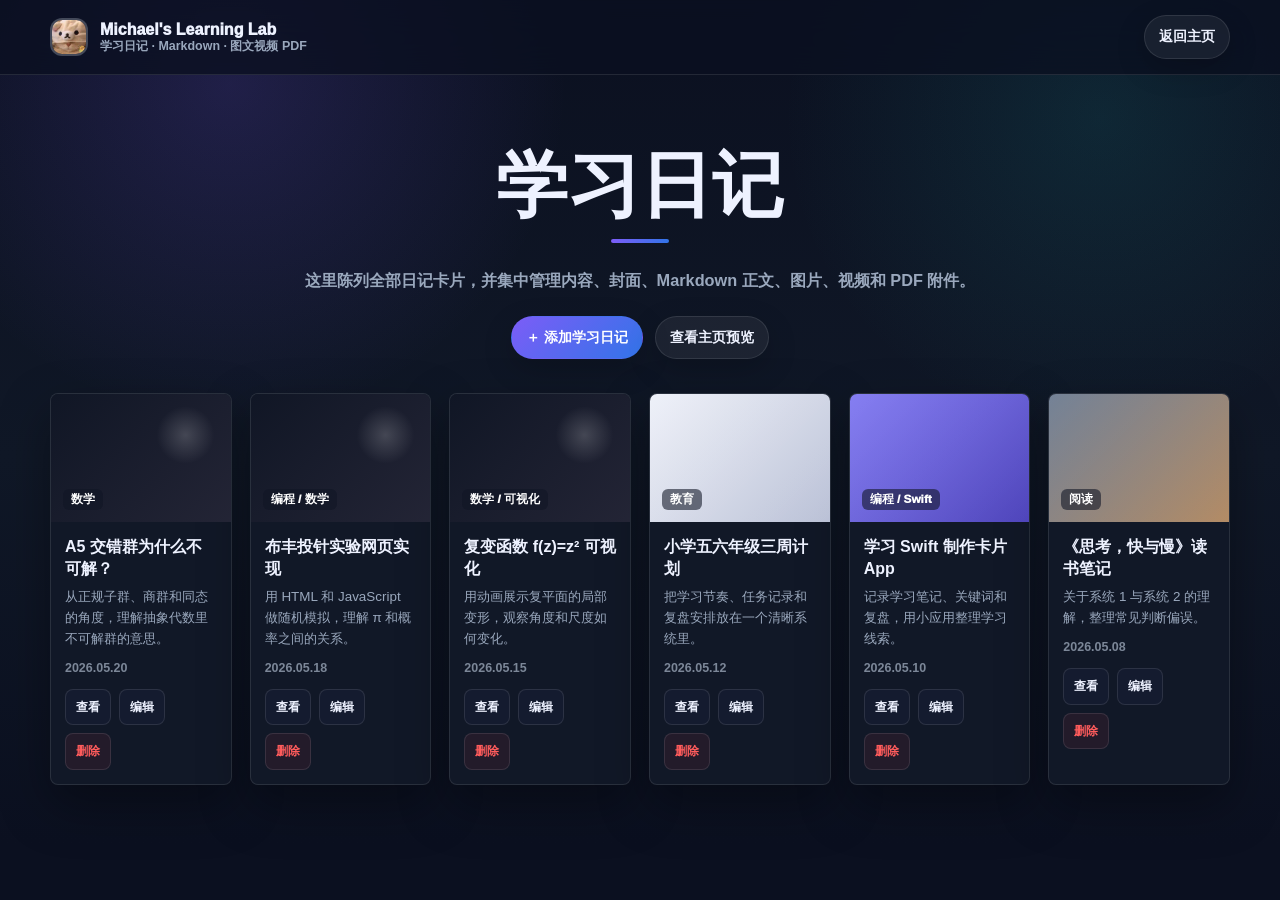
<file: diary/index.html>
<!doctype html>
<html lang="zh-CN">
<head>
  <meta charset="utf-8">
  <meta name="viewport" content="width=device-width, initial-scale=1">
  <title>学习日记管理 | Michael's Learning Lab</title>
  <meta name="description" content="Michael's Learning Lab 的学习日记卡片系统，支持 Markdown、封面、图片、视频和 PDF 附件。">
  <style>
    :root {
      color-scheme: dark;
      --ink: #eef2ff;
      --ink-soft: #cbd5e1;
      --muted: #9aa8bd;
      --quiet: #7c8798;
      --paper: #111827;
      --wash: #0b1020;
      --wash-strong: #141b2f;
      --line: rgba(255, 255, 255, .1);
      --line-strong: rgba(255, 255, 255, .2);
      --violet: #7c5df7;
      --blue: #3274e8;
      --navy: #101625;
      --shadow: 0 20px 50px rgba(0, 0, 0, .34);
      --sans: -apple-system, BlinkMacSystemFont, "Segoe UI", "PingFang SC", "Microsoft YaHei", sans-serif;
      --serif: "Songti SC", "STSong", "Noto Serif SC", serif;
    }

    * {
      box-sizing: border-box;
    }

    html {
      scroll-behavior: smooth;
      background: var(--wash);
    }

    body {
      margin: 0;
      min-width: 320px;
      color: var(--ink);
      font-family: var(--sans);
      line-height: 1.68;
      letter-spacing: 0;
      background:
        radial-gradient(circle at 18% 10%, rgba(124, 93, 247, .18), transparent 26%),
        radial-gradient(circle at 86% 14%, rgba(32, 167, 168, .14), transparent 24%),
        linear-gradient(180deg, #0b1020 0%, #101827 54%, #0b1020 100%);
    }

    a {
      color: inherit;
      text-decoration: none;
    }

    h1,
    h2,
    h3,
    p {
      margin: 0;
    }

    .site-header {
      position: sticky;
      top: 0;
      z-index: 20;
      border-bottom: 1px solid var(--line);
      background: rgba(11, 16, 32, .78);
      backdrop-filter: blur(18px);
    }

    .nav,
    .section-inner {
      width: min(1180px, calc(100% - 44px));
      margin: 0 auto;
    }

    .nav {
      min-height: 74px;
      display: flex;
      align-items: center;
      justify-content: space-between;
      gap: 18px;
    }

    .brand {
      display: flex;
      align-items: center;
      gap: 12px;
      font-weight: 950;
    }

    .brand-mark {
      width: 38px;
      height: 38px;
      border: 2px solid var(--line-strong);
      border-radius: 12px;
      overflow: hidden;
      display: block;
      flex: 0 0 auto;
      background: var(--wash-strong);
    }

    .brand-mark img {
      width: 100%;
      height: 100%;
      object-fit: cover;
    }

    .brand-title {
      display: block;
      font-size: 1rem;
      line-height: 1.2;
      white-space: nowrap;
    }

    .brand-subtitle {
      display: block;
      color: var(--muted);
      font-size: .78rem;
      font-weight: 720;
      line-height: 1.25;
    }

    .link-pill,
    .modal-button {
      min-height: 38px;
      padding: 9px 14px;
      border: 1px solid var(--line);
      border-radius: 999px;
      display: inline-flex;
      align-items: center;
      justify-content: center;
      color: var(--ink);
      background: rgba(255, 255, 255, .06);
      font: inherit;
      font-size: .86rem;
      font-weight: 900;
      cursor: pointer;
      box-shadow: 0 10px 30px rgba(0, 0, 0, .18);
    }

    .modal-button {
      border-radius: 8px;
      box-shadow: none;
    }

    .modal-button.primary,
    .link-pill.primary {
      border-color: transparent;
      color: #fff;
      background: linear-gradient(135deg, var(--violet), var(--blue));
    }

    .modal-button.danger {
      color: #ff5c5c;
      background: rgba(244, 63, 94, .08);
    }

    .hero {
      padding: 72px 0 34px;
      text-align: center;
    }

    .hero h1 {
      font-size: clamp(2.6rem, 6vw, 4.5rem);
      line-height: 1.08;
      font-weight: 950;
    }

    .hero h1::after {
      width: 58px;
      height: 4px;
      border-radius: 99px;
      display: block;
      margin: 14px auto 0;
      background: linear-gradient(90deg, var(--violet), var(--blue));
      content: "";
    }

    .hero p {
      max-width: 760px;
      margin: 24px auto 0;
      color: var(--muted);
      font-size: 1.02rem;
      font-weight: 760;
    }

    .diary-actions {
      margin-top: 22px;
      display: flex;
      flex-wrap: wrap;
      justify-content: center;
      gap: 12px;
    }

    main {
      padding-bottom: 60px;
    }

    .card-grid {
      display: grid;
      grid-template-columns: repeat(6, minmax(0, 1fr));
      gap: 18px;
    }

    .post-card {
      overflow: hidden;
      border: 1px solid var(--line);
      border-radius: 8px;
      background: var(--paper);
      box-shadow: var(--shadow);
    }

    .diary-card {
      cursor: pointer;
      transition: transform .2s ease, border-color .2s ease, box-shadow .2s ease;
    }

    .diary-card:hover,
    .diary-card:focus-visible {
      transform: translateY(-4px);
      border-color: var(--line-strong);
      outline: none;
    }

    .thumb {
      position: relative;
      min-height: 128px;
      aspect-ratio: 1.5;
      padding: 12px;
      display: flex;
      align-items: flex-end;
      color: #fff;
      background:
        linear-gradient(135deg, rgba(255, 255, 255, .12), rgba(255, 255, 255, 0)),
        linear-gradient(135deg, var(--tone, var(--violet)), var(--tone-deep, var(--blue)));
    }

    .thumb.math {
      background:
        radial-gradient(circle at 70% 32%, rgba(255, 255, 255, .18), transparent 18%),
        linear-gradient(135deg, #101625, #242536);
    }

    .thumb.music {
      background:
        repeating-linear-gradient(0deg, transparent 0 16px, rgba(255, 255, 255, .16) 17px, transparent 18px),
        linear-gradient(135deg, #94623e, #d97a22);
    }

    .thumb.reading {
      background:
        linear-gradient(135deg, rgba(255, 255, 255, .1), transparent),
        linear-gradient(135deg, #64748b, #b68c63);
    }

    .thumb.has-cover {
      background-position: center;
      background-size: cover;
    }

    .thumb.has-cover::after {
      position: absolute;
      inset: 0;
      background: linear-gradient(180deg, rgba(16, 22, 37, .08), rgba(16, 22, 37, .48));
      content: "";
    }

    .thumb.has-cover .tag,
    .thumb.has-cover .media-badge {
      position: relative;
      z-index: 1;
    }

    .tag,
    .media-badge {
      width: max-content;
      max-width: 100%;
      padding: 4px 8px;
      border-radius: 6px;
      color: #fff;
      background: rgba(16, 22, 37, .58);
      font-size: .74rem;
      font-weight: 950;
      line-height: 1.1;
    }

    .media-badge {
      position: absolute;
      right: 12px;
      top: 12px;
      border-radius: 999px;
    }

    .card-body {
      padding: 14px;
      display: grid;
      gap: 8px;
    }

    .post-card h3 {
      color: var(--ink);
      font-size: 1rem;
      line-height: 1.35;
    }

    .post-card p {
      color: var(--muted);
      font-size: .84rem;
      line-height: 1.55;
    }

    .date {
      color: var(--quiet);
      font-size: .78rem;
      font-weight: 800;
    }

    .card-actions {
      display: flex;
      flex-wrap: wrap;
      gap: 8px;
      padding-top: 2px;
    }

    .card-actions button {
      min-height: 32px;
      padding: 7px 10px;
      border: 1px solid var(--line);
      border-radius: 8px;
      color: var(--ink);
      background: var(--wash-strong);
      font: inherit;
      font-size: .76rem;
      font-weight: 900;
      cursor: pointer;
    }

    .card-actions .danger {
      color: #ff5c5c;
      background: rgba(244, 63, 94, .08);
    }

    .empty-state {
      padding: 28px;
      border: 1px dashed var(--line-strong);
      border-radius: 8px;
      color: var(--muted);
      text-align: center;
      font-weight: 760;
    }

    .diary-dialog {
      width: min(940px, calc(100% - 28px));
      max-height: min(88vh, 900px);
      padding: 0;
      border: 1px solid var(--line-strong);
      border-radius: 8px;
      color: var(--ink);
      background: var(--paper);
      box-shadow: 0 30px 80px rgba(0, 0, 0, .48);
    }

    .diary-dialog::backdrop {
      background: rgba(11, 16, 32, .68);
      backdrop-filter: blur(8px);
    }

    .modal-shell {
      display: grid;
      max-height: min(88vh, 900px);
      overflow: auto;
    }

    .modal-header {
      position: sticky;
      top: 0;
      z-index: 2;
      padding: 18px 20px;
      border-bottom: 1px solid var(--line);
      display: flex;
      justify-content: space-between;
      gap: 16px;
      align-items: center;
      background: rgba(17, 24, 39, .92);
      backdrop-filter: blur(16px);
    }

    .modal-close {
      width: 36px;
      height: 36px;
      border: 1px solid var(--line);
      border-radius: 8px;
      color: var(--ink);
      background: var(--wash-strong);
      font-size: 1.25rem;
      cursor: pointer;
    }

    .diary-form,
    .diary-viewer {
      padding: 20px;
      display: grid;
      gap: 18px;
    }

    .form-grid {
      display: grid;
      grid-template-columns: repeat(3, minmax(0, 1fr));
      gap: 14px;
    }

    .field-full {
      grid-column: 1 / -1;
    }

    .form-field {
      display: grid;
      gap: 7px;
      color: var(--ink-soft);
      font-size: .85rem;
      font-weight: 900;
    }

    .form-field input,
    .form-field textarea {
      width: 100%;
      border: 1px solid var(--line);
      border-radius: 8px;
      padding: 11px 12px;
      color: var(--ink);
      background: var(--wash);
      font: inherit;
      font-size: .92rem;
      line-height: 1.45;
    }

    .form-field textarea {
      min-height: 210px;
      resize: vertical;
      font-family: "SFMono-Regular", Consolas, monospace;
    }

    .helper-text {
      color: var(--muted);
      font-size: .8rem;
      font-weight: 650;
      line-height: 1.5;
    }

    .attachment-list {
      margin: 0;
      padding: 0;
      display: grid;
      gap: 8px;
      list-style: none;
    }

    .attachment-list li {
      padding: 9px 10px;
      border: 1px solid var(--line);
      border-radius: 8px;
      display: flex;
      align-items: center;
      justify-content: space-between;
      gap: 12px;
      color: var(--muted);
      background: var(--wash);
      font-size: .82rem;
      font-weight: 760;
    }

    .attachment-list button {
      border: 0;
      color: #ff5c5c;
      background: transparent;
      font: inherit;
      font-weight: 950;
      cursor: pointer;
    }

    .form-actions,
    .viewer-actions {
      display: flex;
      flex-wrap: wrap;
      justify-content: flex-end;
      gap: 10px;
    }

    .viewer-meta {
      display: flex;
      flex-wrap: wrap;
      gap: 10px;
      color: var(--muted);
      font-size: .84rem;
      font-weight: 850;
    }

    .markdown-body {
      padding: 18px;
      border: 1px solid var(--line);
      border-radius: 8px;
      color: var(--ink-soft);
      background: var(--wash);
    }

    .markdown-body h2,
    .markdown-body h3 {
      color: var(--ink);
      margin: 0 0 10px;
      line-height: 1.35;
    }

    .markdown-body p,
    .markdown-body ul {
      margin: 0 0 12px;
    }

    .markdown-body ul {
      padding-left: 1.15rem;
    }

    .markdown-body img {
      max-height: 360px;
      border-radius: 8px;
      border: 1px solid var(--line);
      margin: 12px 0;
      object-fit: contain;
      background: #fff;
    }

    .markdown-body code {
      padding: 2px 5px;
      border-radius: 5px;
      background: rgba(109, 93, 252, .18);
      font-family: "SFMono-Regular", Consolas, monospace;
    }

    .media-grid {
      display: grid;
      grid-template-columns: repeat(2, minmax(0, 1fr));
      gap: 14px;
    }

    .media-item {
      overflow: hidden;
      border: 1px solid var(--line);
      border-radius: 8px;
      background: var(--wash);
    }

    .media-item img,
    .media-item video,
    .media-item iframe {
      width: 100%;
      min-height: 220px;
      max-height: 420px;
      display: block;
      object-fit: contain;
      background: #0b1020;
    }

    .media-caption {
      padding: 10px 12px;
      color: var(--muted);
      font-size: .82rem;
      font-weight: 820;
      overflow-wrap: anywhere;
    }

    @media (max-width: 1060px) {
      .card-grid {
        grid-template-columns: repeat(3, minmax(0, 1fr));
      }
    }

    @media (max-width: 760px) {
      .nav,
      .section-inner {
        width: min(100% - 28px, 1180px);
      }

      .nav {
        align-items: flex-start;
        padding: 12px 0;
        display: grid;
      }

      .card-grid,
      .form-grid,
      .media-grid {
        grid-template-columns: 1fr;
      }
    }
  </style>
</head>
<body>
  <header class="site-header">
    <nav class="nav" aria-label="主导航">
      <a class="brand" href="../index.html#home">
        <span class="brand-mark" aria-hidden="true"><img src="../assets/site-logo.jpg" alt=""></span>
        <span>
          <span class="brand-title">Michael's Learning Lab</span>
          <span class="brand-subtitle">学习日记 · Markdown · 图文视频 PDF</span>
        </span>
      </a>
      <a class="link-pill" href="../index.html#records">返回主页</a>
    </nav>
  </header>

  <main>
    <section class="hero">
      <div class="section-inner">
        <h1>学习日记</h1>
        <p>这里陈列全部日记卡片，并集中管理内容、封面、Markdown 正文、图片、视频和 PDF 附件。</p>
        <div class="diary-actions">
          <button class="link-pill primary" type="button" id="addDiaryButton">＋ 添加学习日记</button>
          <a class="link-pill" href="../index.html#records">查看主页预览</a>
        </div>
      </div>
    </section>

    <section aria-label="全部学习日记">
      <div class="section-inner">
        <div class="card-grid" id="diaryGrid" data-diary-mode="manage" aria-live="polite"></div>
        <p class="empty-state" id="diaryEmpty" hidden>还没有学习日记。点击上方按钮，添加第一张卡片。</p>
      </div>
    </section>
  </main>

  <dialog class="diary-dialog" id="diaryEditor">
    <div class="modal-shell">
      <div class="modal-header">
        <h3 id="diaryEditorTitle">添加学习日记</h3>
        <button class="modal-close" type="button" data-close-dialog="diaryEditor" aria-label="关闭">×</button>
      </div>
      <form class="diary-form" id="diaryForm">
        <input type="hidden" id="diaryId">
        <div class="form-grid">
          <label class="form-field">
            标题
            <input id="diaryTitleInput" type="text" placeholder="例如：今天理解了函数图像" required>
          </label>
          <label class="form-field">
            分类
            <input id="diaryCategoryInput" type="text" placeholder="数学 / 编程" required>
          </label>
          <label class="form-field">
            日期
            <input id="diaryDateInput" type="date" required>
          </label>
          <label class="form-field field-full">
            摘要
            <input id="diarySummaryInput" type="text" placeholder="写一句卡片上显示的小标题">
          </label>
          <label class="form-field field-full">
            卡片封面
            <input id="diaryCoverInput" type="file" accept="image/*">
            <span class="helper-text">上传一张图片作为日记卡片封面；不上传时使用系统配色封面。</span>
          </label>
          <label class="form-field field-full">
            Markdown 内容
            <textarea id="diaryMarkdownInput" placeholder="## 今天学了什么&#10;- 一个重要问题&#10;- 一个新的理解&#10;&#10;也可以写图片：![说明](图片地址)" required></textarea>
            <span class="helper-text">支持标题、列表、加粗、链接和 Markdown 图片。上传的图片、视频、PDF 会作为附件显示在详情里。</span>
          </label>
          <label class="form-field field-full">
            添加附件
            <input id="diaryFileInput" type="file" accept="image/*,video/*,application/pdf" multiple>
            <span class="helper-text">附件会保存到浏览器数据库中，适合在这台电脑上预览和设计。</span>
          </label>
        </div>
        <ul class="attachment-list" id="coverAttachmentList" aria-label="当前封面"></ul>
        <ul class="attachment-list" id="existingAttachmentList" aria-label="已有附件"></ul>
        <div class="form-actions">
          <button class="modal-button" type="button" data-close-dialog="diaryEditor">取消</button>
          <button class="modal-button primary" type="submit">保存日记</button>
        </div>
      </form>
    </div>
  </dialog>

  <dialog class="diary-dialog" id="diaryViewer">
    <div class="modal-shell">
      <div class="modal-header">
        <h3 id="viewerTitle">学习日记</h3>
        <button class="modal-close" type="button" data-close-dialog="diaryViewer" aria-label="关闭">×</button>
      </div>
      <article class="diary-viewer">
        <div class="viewer-meta" id="viewerMeta"></div>
        <div class="markdown-body" id="viewerMarkdown"></div>
        <div class="media-grid" id="viewerMedia"></div>
        <div class="viewer-actions">
          <button class="modal-button" type="button" id="viewerEditButton">编辑</button>
          <button class="modal-button danger" type="button" id="viewerDeleteButton">删除</button>
        </div>
      </article>
    </div>
  </dialog>

  <script>
    const diaryStorageKey = "michael-learning-lab-diaries-v1";
    const mediaDbName = "michael-learning-lab-media";
    const mediaStoreName = "attachments";
    let diaries = [];
    let editingRemovedAttachments = new Set();
    let editingCoverRemoved = false;
    let activeViewerId = null;
    let viewerObjectUrls = [];
    let coverObjectUrls = [];
    let mediaDbPromise = null;

    const defaultDiaries = [
      { id: "sample-a5", title: "A5 交错群为什么不可解？", category: "数学", date: "2026-05-20", summary: "从正规子群、商群和同态的角度，理解抽象代数里不可解群的意思。", thumbClass: "math", markdown: "## 今天的核心问题\nA5 交错群为什么不可解？\n\n- 先看正规子群结构。\n- 再看商群和同态如何限制可解性。\n- 最后把抽象代数里的“不可解”翻译成可以理解的结构语言。\n\n**收获：** 不可解不是“没有办法”，而是某种结构无法被逐层拆成交换群。", attachments: [] },
      { id: "sample-buffon", title: "布丰投针实验网页实现", category: "编程 / 数学", date: "2026-05-18", summary: "用 HTML 和 JavaScript 做随机模拟，理解 π 和概率之间的关系。", tone: "#f1c89b", toneDeep: "#df7e3b", markdown: "## 项目记录\n今天用网页模拟布丰投针实验。\n\n- 用随机数生成投针位置和角度。\n- 统计穿线次数。\n- 观察实验次数变多后，估计值如何接近 π。", attachments: [] },
      { id: "sample-complex", title: "复变函数 f(z)=z² 可视化", category: "数学 / 可视化", date: "2026-05-15", summary: "用动画展示复平面的局部变形，观察角度和尺度如何变化。", tone: "#101625", toneDeep: "#244165", markdown: "## 可视化想法\n把复平面上的网格输入到函数 f(z)=z² 中，观察图像怎样变形。\n\n- 原点附近被压缩。\n- 角度会翻倍。\n- 网格线变成更有曲率的结构。", attachments: [] },
      { id: "sample-plan", title: "小学五六年级三周计划", category: "教育", date: "2026-05-12", summary: "把学习节奏、任务记录和复盘安排放在一个清晰系统里。", tone: "#eceff8", toneDeep: "#b8bfd5", markdown: "## 计划重点\n三周计划要避免塞满任务，而是建立稳定节奏。\n\n- 每天有明确的小目标。\n- 每周有一次复盘。\n- 把作业、阅读、数学思考和表达练习分开记录。", attachments: [] },
      { id: "sample-swift", title: "学习 Swift 制作卡片 App", category: "编程 / Swift", date: "2026-05-10", summary: "记录学习笔记、关键词和复盘，用小应用整理学习线索。", tone: "#756df0", toneDeep: "#4c42b8", markdown: "## Swift 学习\n今天的目标是做一个卡片式学习 App 原型。\n\n- 卡片记录标题、关键词和复盘。\n- 列表负责浏览。\n- 详情页负责展开内容。", attachments: [] },
      { id: "sample-reading", title: "《思考，快与慢》读书笔记", category: "阅读", date: "2026-05-08", summary: "关于系统 1 与系统 2 的理解，整理常见判断偏误。", thumbClass: "reading", markdown: "## 阅读笔记\n系统 1 很快，系统 2 很慢，但真正困难的是知道什么时候需要慢下来。\n\n- 快速判断节省精力。\n- 慢速思考帮助检查偏误。\n- 学习时要给自己留出复盘空间。", attachments: [] }
    ];

    const tonePresets = [
      { pattern: /数学/, thumbClass: "math", tone: "#101625", toneDeep: "#242536" },
      { pattern: /编程|代码|Swift|Web/i, tone: "#756df0", toneDeep: "#4c42b8" },
      { pattern: /阅读|书/, thumbClass: "reading", tone: "#64748b", toneDeep: "#b68c63" },
      { pattern: /音乐|钢琴|小提琴/, thumbClass: "music", tone: "#94623e", toneDeep: "#d97a22" },
      { pattern: /科学|实验/, tone: "#26a4a6", toneDeep: "#147a82" },
      { pattern: /教育|教学/, tone: "#eceff8", toneDeep: "#b8bfd5" }
    ];

    const diaryGrid = document.getElementById("diaryGrid");
    const diaryEmpty = document.getElementById("diaryEmpty");
    const addDiaryButton = document.getElementById("addDiaryButton");
    const diaryEditor = document.getElementById("diaryEditor");
    const diaryViewer = document.getElementById("diaryViewer");
    const diaryForm = document.getElementById("diaryForm");
    const diaryIdInput = document.getElementById("diaryId");
    const diaryTitleInput = document.getElementById("diaryTitleInput");
    const diaryCategoryInput = document.getElementById("diaryCategoryInput");
    const diaryDateInput = document.getElementById("diaryDateInput");
    const diarySummaryInput = document.getElementById("diarySummaryInput");
    const diaryMarkdownInput = document.getElementById("diaryMarkdownInput");
    const diaryCoverInput = document.getElementById("diaryCoverInput");
    const diaryFileInput = document.getElementById("diaryFileInput");
    const diaryEditorTitle = document.getElementById("diaryEditorTitle");
    const coverAttachmentList = document.getElementById("coverAttachmentList");
    const existingAttachmentList = document.getElementById("existingAttachmentList");
    const viewerTitle = document.getElementById("viewerTitle");
    const viewerMeta = document.getElementById("viewerMeta");
    const viewerMarkdown = document.getElementById("viewerMarkdown");
    const viewerMedia = document.getElementById("viewerMedia");
    const viewerEditButton = document.getElementById("viewerEditButton");
    const viewerDeleteButton = document.getElementById("viewerDeleteButton");

    function cloneDefaultDiaries() {
      return defaultDiaries.map((diary) => ({ ...diary, attachments: [] }));
    }

    function loadDiaries() {
      try {
        const saved = JSON.parse(localStorage.getItem(diaryStorageKey) || "null");
        if (Array.isArray(saved)) return saved;
      } catch (error) {
        console.warn("Unable to load diary data", error);
      }
      const initial = cloneDefaultDiaries();
      localStorage.setItem(diaryStorageKey, JSON.stringify(initial));
      return initial;
    }

    function saveDiaries() {
      localStorage.setItem(diaryStorageKey, JSON.stringify(diaries));
    }

    function openMediaDb() {
      if (!("indexedDB" in window)) return Promise.resolve(null);
      if (!mediaDbPromise) {
        mediaDbPromise = new Promise((resolve, reject) => {
          const request = indexedDB.open(mediaDbName, 1);
          request.onupgradeneeded = () => {
            const db = request.result;
            if (!db.objectStoreNames.contains(mediaStoreName)) db.createObjectStore(mediaStoreName, { keyPath: "id" });
          };
          request.onsuccess = () => resolve(request.result);
          request.onerror = () => reject(request.error);
        });
      }
      return mediaDbPromise;
    }

    async function putAttachment(record) {
      const db = await openMediaDb();
      if (!db) return;
      return new Promise((resolve, reject) => {
        const transaction = db.transaction(mediaStoreName, "readwrite");
        transaction.objectStore(mediaStoreName).put(record);
        transaction.oncomplete = resolve;
        transaction.onerror = () => reject(transaction.error);
      });
    }

    async function getAttachment(id) {
      const db = await openMediaDb();
      if (!db) return null;
      return new Promise((resolve, reject) => {
        const transaction = db.transaction(mediaStoreName, "readonly");
        const request = transaction.objectStore(mediaStoreName).get(id);
        request.onsuccess = () => resolve(request.result || null);
        request.onerror = () => reject(request.error);
      });
    }

    async function deleteAttachment(id) {
      const db = await openMediaDb();
      if (!db) return;
      return new Promise((resolve, reject) => {
        const transaction = db.transaction(mediaStoreName, "readwrite");
        transaction.objectStore(mediaStoreName).delete(id);
        transaction.oncomplete = resolve;
        transaction.onerror = () => reject(transaction.error);
      });
    }

    function escapeHtml(value) {
      return String(value || "").replace(/&/g, "&amp;").replace(/</g, "&lt;").replace(/>/g, "&gt;").replace(/"/g, "&quot;").replace(/'/g, "&#039;");
    }

    function sanitizeUrl(value) {
      const url = String(value || "").trim();
      return /^(https?:|data:image\/|blob:|\.\/|\.\.\/|\/|assets\/)/i.test(url) ? escapeHtml(url) : "";
    }

    function renderInlineMarkdown(value) {
      let output = escapeHtml(value);
      output = output.replace(/!\[([^\]]*)\]\(([^)]+)\)/g, (_, alt, url) => {
        const safeUrl = sanitizeUrl(url);
        return safeUrl ? `<img src="${safeUrl}" alt="${alt}">` : "";
      });
      output = output.replace(/\[([^\]]+)\]\(([^)]+)\)/g, (_, text, url) => {
        const safeUrl = sanitizeUrl(url);
        return safeUrl ? `<a href="${safeUrl}" target="_blank" rel="noopener">${text}</a>` : text;
      });
      output = output.replace(/`([^`]+)`/g, "<code>$1</code>");
      output = output.replace(/\*\*([^*]+)\*\*/g, "<strong>$1</strong>");
      output = output.replace(/\*([^*]+)\*/g, "<em>$1</em>");
      return output;
    }

    function renderMarkdown(markdown) {
      const lines = String(markdown || "").replace(/\r/g, "").split("\n");
      const html = [];
      let listItems = [];
      const flushList = () => {
        if (listItems.length) {
          html.push(`<ul>${listItems.map((item) => `<li>${item}</li>`).join("")}</ul>`);
          listItems = [];
        }
      };
      lines.forEach((line) => {
        const trimmed = line.trim();
        if (!trimmed) {
          flushList();
          return;
        }
        const headingTwo = trimmed.match(/^##\s+(.+)/);
        const headingThree = trimmed.match(/^###\s+(.+)/);
        const list = trimmed.match(/^[-*]\s+(.+)/);
        if (headingTwo) {
          flushList();
          html.push(`<h2>${renderInlineMarkdown(headingTwo[1])}</h2>`);
        } else if (headingThree) {
          flushList();
          html.push(`<h3>${renderInlineMarkdown(headingThree[1])}</h3>`);
        } else if (list) {
          listItems.push(renderInlineMarkdown(list[1]));
        } else {
          flushList();
          html.push(`<p>${renderInlineMarkdown(trimmed)}</p>`);
        }
      });
      flushList();
      return html.join("");
    }

    function formatDate(date) {
      return date ? date.replaceAll("-", ".") : "";
    }

    function createDiaryId() {
      return `diary-${Date.now()}-${Math.random().toString(16).slice(2)}`;
    }

    function getToneForCategory(category) {
      return tonePresets.find((preset) => preset.pattern.test(category || "")) || { tone: "#7c5df7", toneDeep: "#4f46e5" };
    }

    function getDiaryById(id) {
      return diaries.find((diary) => diary.id === id);
    }

    function clearCoverObjectUrls() {
      coverObjectUrls.forEach((url) => URL.revokeObjectURL(url));
      coverObjectUrls = [];
    }

    async function applyCoverImages() {
      clearCoverObjectUrls();
      const coverThumbs = Array.from(diaryGrid.querySelectorAll("[data-cover-id]"));
      for (const thumb of coverThumbs) {
        const stored = await getAttachment(thumb.dataset.coverId);
        if (!stored?.blob) continue;
        const url = URL.createObjectURL(stored.blob);
        coverObjectUrls.push(url);
        thumb.classList.add("has-cover");
        thumb.style.backgroundImage = `linear-gradient(180deg, rgba(16, 22, 37, .08), rgba(16, 22, 37, .48)), url("${url}")`;
      }
    }

    function renderDiaries() {
      const sorted = [...diaries].sort((a, b) => String(b.date || "").localeCompare(String(a.date || "")));
      diaryGrid.innerHTML = sorted.map((diary) => {
        const tone = getToneForCategory(diary.category);
        const thumbClass = diary.thumbClass || tone.thumbClass || "";
        const toneStyle = `--tone: ${diary.tone || tone.tone}; --tone-deep: ${diary.toneDeep || tone.toneDeep}`;
        const attachmentCount = diary.attachments?.length || 0;
        const coverAttr = diary.coverId ? ` data-cover-id="${escapeHtml(diary.coverId)}"` : "";
        return `
          <article class="post-card diary-card" tabindex="0" data-diary-id="${escapeHtml(diary.id)}" aria-label="查看 ${escapeHtml(diary.title)}">
            <div class="thumb ${escapeHtml(thumbClass)}" style="${toneStyle}"${coverAttr}>
              <span class="tag">${escapeHtml(diary.category || "学习")}</span>
              ${attachmentCount ? `<span class="media-badge">${attachmentCount} 个附件</span>` : ""}
            </div>
            <div class="card-body">
              <h3>${escapeHtml(diary.title)}</h3>
              <p>${escapeHtml(diary.summary || "点击查看完整 Markdown 日记。")}</p>
              <time class="date">${formatDate(diary.date)}</time>
              <div class="card-actions" aria-label="日记管理">
                <button type="button" data-diary-action="view" data-diary-id="${escapeHtml(diary.id)}">查看</button>
                <button type="button" data-diary-action="edit" data-diary-id="${escapeHtml(diary.id)}">编辑</button>
                <button class="danger" type="button" data-diary-action="delete" data-diary-id="${escapeHtml(diary.id)}">删除</button>
              </div>
            </div>
          </article>
        `;
      }).join("");
      diaryEmpty.hidden = sorted.length > 0;
      applyCoverImages();
    }

    function renderExistingAttachments(diary) {
      const attachments = (diary?.attachments || []).filter((item) => !editingRemovedAttachments.has(item.id));
      existingAttachmentList.innerHTML = attachments.map((item) => `
        <li><span>${escapeHtml(item.name)} · ${escapeHtml(item.type || "file")}</span><button type="button" data-remove-attachment="${escapeHtml(item.id)}">移除</button></li>
      `).join("");
    }

    function renderCoverAttachment(diary) {
      const hasCover = diary?.coverId && !editingCoverRemoved;
      coverAttachmentList.innerHTML = hasCover ? `
        <li><span>当前封面 · ${escapeHtml(diary.coverName || "封面图片")}</span><button type="button" data-remove-cover="true">移除</button></li>
      ` : "";
    }

    function openEditor(id) {
      const diary = id ? getDiaryById(id) : null;
      editingRemovedAttachments = new Set();
      editingCoverRemoved = false;
      diaryEditorTitle.textContent = diary ? "编辑学习日记" : "添加学习日记";
      diaryIdInput.value = diary?.id || "";
      diaryTitleInput.value = diary?.title || "";
      diaryCategoryInput.value = diary?.category || "";
      diaryDateInput.value = diary?.date || new Date().toISOString().slice(0, 10);
      diarySummaryInput.value = diary?.summary || "";
      diaryMarkdownInput.value = diary?.markdown || "## 今天学到了什么\n- \n\n## 一个新的问题\n- \n\n## 下一步\n- ";
      diaryCoverInput.value = "";
      diaryFileInput.value = "";
      renderCoverAttachment(diary);
      renderExistingAttachments(diary);
      diaryEditor.showModal();
      diaryTitleInput.focus();
    }

    async function saveDiaryFromForm(event) {
      event.preventDefault();
      const id = diaryIdInput.value || createDiaryId();
      const previous = getDiaryById(id);
      const category = diaryCategoryInput.value.trim() || "学习";
      const tone = getToneForCategory(category);
      const attachments = (previous?.attachments || []).filter((item) => !editingRemovedAttachments.has(item.id));
      let coverId = previous?.coverId || "";
      let coverName = previous?.coverName || "";
      let coverType = previous?.coverType || "";

      for (const attachmentId of editingRemovedAttachments) await deleteAttachment(attachmentId);

      if (editingCoverRemoved && coverId) {
        await deleteAttachment(coverId);
        coverId = "";
        coverName = "";
        coverType = "";
      }

      const coverFile = diaryCoverInput.files?.[0];
      if (coverFile) {
        if (coverId) await deleteAttachment(coverId);
        coverId = `${id}-cover-${Date.now()}-${Math.random().toString(16).slice(2)}`;
        coverName = coverFile.name;
        coverType = coverFile.type || "image/*";
        await putAttachment({ id: coverId, diaryId: id, role: "cover", name: coverName, type: coverType, size: coverFile.size, blob: coverFile });
      }

      for (const file of Array.from(diaryFileInput.files || [])) {
        const attachmentId = `${id}-${Date.now()}-${Math.random().toString(16).slice(2)}`;
        const metadata = { id: attachmentId, diaryId: id, name: file.name, type: file.type || "application/octet-stream", size: file.size };
        await putAttachment({ ...metadata, blob: file });
        attachments.push(metadata);
      }

      const diary = {
        id,
        title: diaryTitleInput.value.trim(),
        category,
        date: diaryDateInput.value,
        summary: diarySummaryInput.value.trim(),
        markdown: diaryMarkdownInput.value.trim(),
        thumbClass: tone.thumbClass || "",
        tone: tone.tone,
        toneDeep: tone.toneDeep,
        coverId,
        coverName,
        coverType,
        attachments
      };

      const existingIndex = diaries.findIndex((item) => item.id === id);
      if (existingIndex >= 0) diaries[existingIndex] = diary;
      else diaries.unshift(diary);
      saveDiaries();
      renderDiaries();
      diaryEditor.close();
    }

    function revokeViewerUrls() {
      viewerObjectUrls.forEach((url) => URL.revokeObjectURL(url));
      viewerObjectUrls = [];
    }

    async function renderAttachmentMedia(attachments) {
      revokeViewerUrls();
      const mediaItems = [];
      for (const attachment of attachments || []) {
        const stored = await getAttachment(attachment.id);
        if (!stored?.blob) {
          mediaItems.push(`<div class="media-item"><div class="media-caption">${escapeHtml(attachment.name)} 暂时无法读取</div></div>`);
          continue;
        }
        const url = URL.createObjectURL(stored.blob);
        viewerObjectUrls.push(url);
        const type = attachment.type || stored.type || "";
        let media = "";
        if (type.startsWith("image/")) media = `<img src="${url}" alt="${escapeHtml(attachment.name)}">`;
        else if (type.startsWith("video/")) media = `<video src="${url}" controls></video>`;
        else if (type === "application/pdf") media = `<iframe src="${url}" title="${escapeHtml(attachment.name)}"></iframe>`;
        else media = `<a class="link-pill" href="${url}" download="${escapeHtml(attachment.name)}">下载附件</a>`;
        mediaItems.push(`<div class="media-item">${media}<div class="media-caption">${escapeHtml(attachment.name)}</div></div>`);
      }
      viewerMedia.innerHTML = mediaItems.join("");
    }

    async function openViewer(id) {
      const diary = getDiaryById(id);
      if (!diary) return;
      activeViewerId = id;
      viewerTitle.textContent = diary.title;
      viewerMeta.innerHTML = `<span>${escapeHtml(diary.category || "学习")}</span><span>${formatDate(diary.date)}</span><span>${diary.attachments?.length || 0} 个附件</span>`;
      viewerMarkdown.innerHTML = renderMarkdown(diary.markdown || diary.summary || "");
      await renderAttachmentMedia(diary.attachments || []);
      diaryViewer.showModal();
    }

    async function deleteDiary(id) {
      const diary = getDiaryById(id);
      if (!diary) return;
      if (!window.confirm(`确定删除《${diary.title}》吗？`)) return;
      if (diary.coverId) await deleteAttachment(diary.coverId);
      for (const attachment of diary.attachments || []) await deleteAttachment(attachment.id);
      diaries = diaries.filter((item) => item.id !== id);
      saveDiaries();
      renderDiaries();
      if (diaryViewer.open) diaryViewer.close();
    }

    addDiaryButton.addEventListener("click", () => openEditor());
    diaryForm.addEventListener("submit", saveDiaryFromForm);
    diaryViewer.addEventListener("close", revokeViewerUrls);

    document.querySelectorAll("[data-close-dialog]").forEach((button) => {
      button.addEventListener("click", () => document.getElementById(button.dataset.closeDialog)?.close());
    });

    existingAttachmentList.addEventListener("click", (event) => {
      const button = event.target.closest("[data-remove-attachment]");
      if (!button) return;
      editingRemovedAttachments.add(button.dataset.removeAttachment);
      renderExistingAttachments(getDiaryById(diaryIdInput.value));
    });

    coverAttachmentList.addEventListener("click", (event) => {
      const button = event.target.closest("[data-remove-cover]");
      if (!button) return;
      editingCoverRemoved = true;
      renderCoverAttachment(getDiaryById(diaryIdInput.value));
    });

    diaryGrid.addEventListener("click", (event) => {
      const actionButton = event.target.closest("[data-diary-action]");
      const card = event.target.closest("[data-diary-id]");
      if (!card) return;
      const id = actionButton?.dataset.diaryId || card.dataset.diaryId;
      const action = actionButton?.dataset.diaryAction || "view";
      if (action === "edit") openEditor(id);
      else if (action === "delete") deleteDiary(id);
      else openViewer(id);
    });

    diaryGrid.addEventListener("keydown", (event) => {
      if (event.key !== "Enter" && event.key !== " ") return;
      const card = event.target.closest("[data-diary-id]");
      if (!card || event.target.closest("button")) return;
      event.preventDefault();
      openViewer(card.dataset.diaryId);
    });

    viewerEditButton.addEventListener("click", () => {
      if (!activeViewerId) return;
      diaryViewer.close();
      openEditor(activeViewerId);
    });

    viewerDeleteButton.addEventListener("click", () => {
      if (activeViewerId) deleteDiary(activeViewerId);
    });

    diaries = loadDiaries();
    renderDiaries();

    const requestedId = new URLSearchParams(window.location.search).get("id");
    if (requestedId) {
      requestAnimationFrame(() => openViewer(requestedId));
    }
  </script>
</body>
</html>
</file>
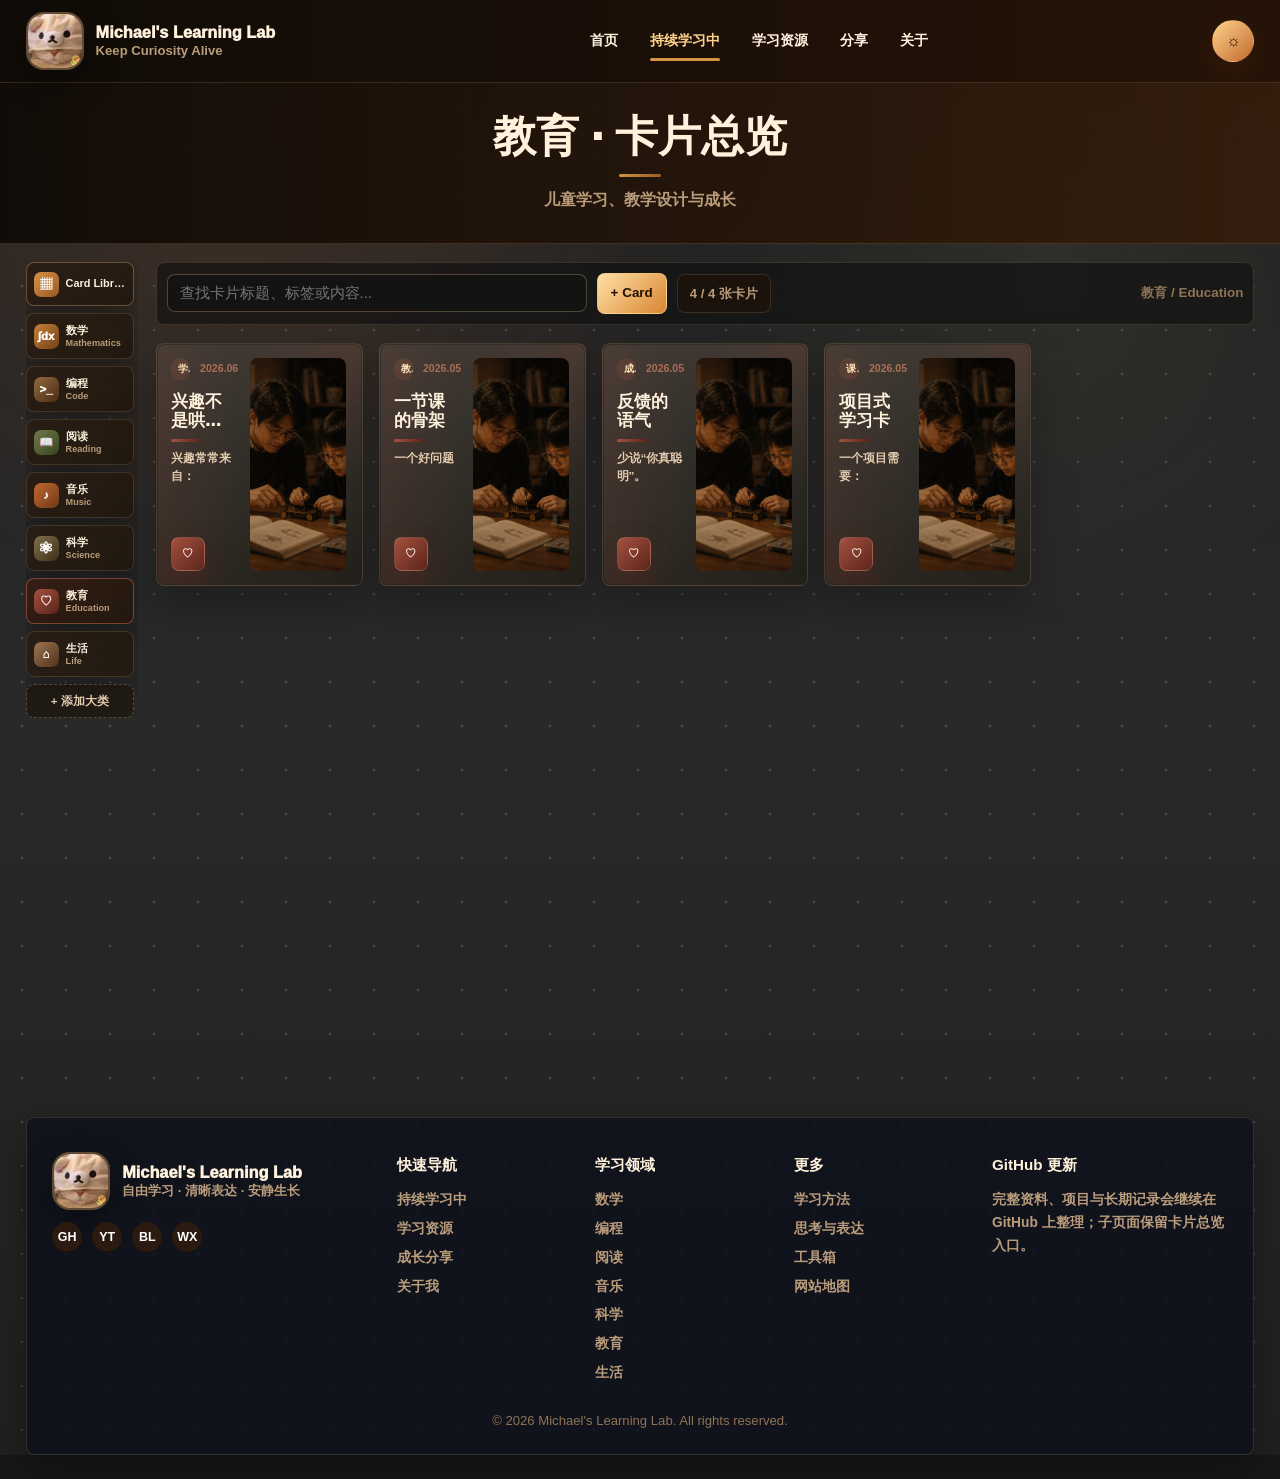
<file: education-growth/index.html>
<!doctype html>
<html lang="zh-CN">

<head>
  <meta charset="utf-8">
  <meta name="viewport" content="width=device-width, initial-scale=1">
  <title>Learning| Michael's Learning Lab</title>
  <meta name="description" content="Michael's Learning Lab 的持续学习卡片总览。">
  <style>
    :root {
      color-scheme: dark;
      --ink: #fff1dc;
      --ink-soft: #e4ccb0;
      --muted: #b99c7b;
      --quiet: #8f7354;
      --paper: #1d1209;
      --wash: #100b07;
      --wash-strong: #2a1a0f;
      --line: rgba(255, 214, 159, .14);
      --line-strong: rgba(255, 214, 159, .26);
      --gold: #d69245;
      --gold-deep: #9a5a24;
      --shadow: 0 24px 60px rgba(0, 0, 0, .42);
      --shadow-soft: 0 12px 34px rgba(0, 0, 0, .32);
      --sans: -apple-system, BlinkMacSystemFont, "Segoe UI", "PingFang SC", "Microsoft YaHei", sans-serif;
      --mono: "SFMono-Regular", Consolas, monospace;
      --page-gutter: clamp(20px, 2vw, 40px);
      --header-height: 82px;
    }

    * {
      box-sizing: border-box;
    }

    html {
      min-height: 100%;
      scroll-behavior: smooth;
      background: #171717;
    }

    body {
      margin: 0;
      min-height: 100vh;
      min-width: 320px;
      color: var(--ink);
      font-family: var(--sans);
      line-height: 1.65;
      letter-spacing: 0;
      background:
        radial-gradient(circle at 18% 8%, rgba(198, 106, 47, .18), transparent 28%),
        radial-gradient(circle at 82% 18%, rgba(111, 123, 74, .13), transparent 22%),
        radial-gradient(circle, rgba(255, 255, 255, .12) 1px, transparent 1.8px) 0 0 / 44px 44px,
        linear-gradient(180deg, #202020 0%, #292929 48%, #202020 100%);
    }

    a {
      color: inherit;
      text-decoration: none;
    }

    h1,
    h2,
    h3,
    p {
      margin: 0;
    }

    img {
      max-width: 100%;
      display: block;
    }

    .site-header {
      position: sticky;
      top: 0;
      z-index: 30;
      border-bottom: 1px solid var(--line);
      background:
        linear-gradient(90deg, rgba(16, 11, 7, .94), rgba(41, 21, 8, .86)),
        rgba(16, 11, 7, .9);
      backdrop-filter: blur(18px);
    }

    .nav,
    .subpage-title,
    .learning-layout,
    .footer-inner {
      width: calc(100% - var(--page-gutter) * 2);
      margin: 0 auto;
    }

    .nav {
      min-height: var(--header-height);
      display: flex;
      align-items: center;
      justify-content: space-between;
      gap: 20px;
    }

    .brand {
      min-width: 280px;
      display: flex;
      align-items: center;
      gap: 12px;
    }

    .brand-mark {
      width: 58px;
      height: 58px;
      border: 2px solid var(--line-strong);
      border-radius: 18px;
      overflow: hidden;
      display: block;
      flex: 0 0 auto;
      background: var(--wash-strong);
      box-shadow: var(--shadow-soft);
    }

    .brand-mark img {
      width: 100%;
      height: 100%;
      object-fit: cover;
    }

    .brand-title {
      display: block;
      color: var(--ink);
      font-size: 1.02rem;
      font-weight: 950;
      line-height: 1.18;
      white-space: nowrap;
    }

    .brand-subtitle {
      display: block;
      color: var(--muted);
      font-size: .82rem;
      font-weight: 800;
      line-height: 1.3;
      white-space: nowrap;
    }

    .nav-links {
      display: flex;
      align-items: center;
      justify-content: flex-end;
      gap: 4px;
      font-size: .9rem;
      font-weight: 900;
    }

    .nav-links a {
      position: relative;
      min-height: 42px;
      padding: 12px 14px;
      border-radius: 8px;
      display: inline-flex;
      align-items: center;
      color: var(--ink);
    }

    .nav-links a::after {
      position: absolute;
      left: 14px;
      right: 14px;
      bottom: 4px;
      height: 3px;
      border-radius: 99px;
      background: var(--gold);
      content: "";
      opacity: 0;
      transform: scaleX(.54);
      transition: opacity .16s ease, transform .16s ease;
    }

    .nav-links a:hover,
    .nav-links a[aria-current="page"] {
      color: #ffd28a;
    }

    .nav-links a:hover::after,
    .nav-links a[aria-current="page"]::after {
      opacity: 1;
      transform: scaleX(1);
    }

    .icon-button {
      width: 42px;
      height: 42px;
      border: 1px solid transparent;
      border-radius: 99px;
      display: grid;
      place-items: center;
      color: #2a160b;
      background: linear-gradient(135deg, #ffd28a, #c06a2f);
      box-shadow: 0 12px 28px rgba(96, 45, 14, .28);
      font: inherit;
      font-weight: 900;
      cursor: pointer;
    }

    .subpage-hero {
      border-bottom: 1px solid var(--line);
      background:
        linear-gradient(90deg, rgba(16, 11, 7, .88), rgba(72, 36, 11, .58)),
        rgba(16, 11, 7, .68);
    }

    .subpage-title {
      padding: 28px 0 30px;
      display: grid;
      justify-items: center;
      gap: 10px;
      text-align: center;
    }

    .subpage-title h1 {
      color: var(--ink);
      font-size: clamp(1.85rem, 4vw, 2.7rem);
      font-weight: 950;
      line-height: 1.18;
    }

    .subpage-title h1::after {
      width: 42px;
      height: 3px;
      border-radius: 99px;
      display: block;
      margin: 12px auto 0;
      background: linear-gradient(90deg, var(--gold), var(--gold-deep));
      content: "";
    }

    .subpage-title p {
      max-width: 760px;
      color: var(--muted);
      font-weight: 760;
    }

    .learning-layout {
      min-height: calc(100vh - var(--header-height));
      padding: clamp(16px, 2vh, 24px) 0 clamp(28px, 5vh, 58px);
      display: grid;
      grid-template-columns: 112px minmax(0, 1fr);
      gap: 18px;
      align-items: start;
    }

    .field-sidebar {
      position: sticky;
      top: 104px;
      display: grid;
      gap: 7px;
      max-height: calc(100vh - 128px);
      overflow: auto;
      padding-right: 4px;
    }

    .field-sidebar::-webkit-scrollbar {
      width: 6px;
    }

    .field-sidebar::-webkit-scrollbar-thumb {
      border-radius: 999px;
      background: rgba(255, 214, 159, .18);
    }

    .field-list {
      display: grid;
      gap: 7px;
    }

    .field-link {
      width: 100%;
      min-height: 46px;
      padding: 7px;
      border: 1px solid var(--line);
      border-radius: 8px;
      display: grid;
      grid-template-columns: 25px minmax(0, 1fr);
      gap: 7px;
      align-items: center;
      background:
        linear-gradient(135deg, rgba(255, 214, 159, .05), rgba(255, 214, 159, .02)),
        rgba(29, 18, 9, .82);
      box-shadow: var(--shadow-soft);
      color: inherit;
      font: inherit;
      text-align: left;
      cursor: pointer;
    }

    button.field-link {
      appearance: none;
    }

    .field-link:hover,
    .field-link[aria-current="page"] {
      border-color: color-mix(in srgb, var(--tone, var(--gold)) 58%, var(--line));
      background:
        linear-gradient(135deg, color-mix(in srgb, var(--tone, var(--gold)) 18%, transparent), rgba(255, 214, 159, .03)),
        rgba(29, 18, 9, .92);
    }

    .field-link[draggable="true"] {
      cursor: grab;
    }

    .field-link.dragging {
      opacity: .5;
      transform: scale(.98);
    }

    .field-link.drop-before {
      box-shadow: inset 0 3px 0 var(--gold), var(--shadow-soft);
    }

    .field-link.drop-after {
      box-shadow: inset 0 -3px 0 var(--gold), var(--shadow-soft);
    }

    .library-link {
      min-height: 44px;
      border-color: rgba(255, 210, 138, .3);
    }

    .add-category-button {
      min-height: 34px;
      border: 1px dashed var(--line-strong);
      border-radius: 8px;
      color: var(--ink-soft);
      background: rgba(29, 18, 9, .58);
      font: inherit;
      font-size: .72rem;
      font-weight: 900;
      cursor: pointer;
    }

    .add-category-button:hover {
      border-color: rgba(255, 210, 138, .48);
      color: var(--ink);
      background: rgba(42, 26, 15, .82);
    }

    .field-nav-icon {
      width: 25px;
      height: 25px;
      border-radius: 7px;
      display: grid;
      place-items: center;
      color: #fff;
      background: linear-gradient(135deg, var(--tone, var(--gold)), var(--tone-deep, var(--gold-deep)));
      font-size: .72rem;
      font-weight: 950;
      line-height: 1;
    }

    .field-nav-text {
      min-width: 0;
      display: grid;
      gap: 1px;
    }

    .field-nav-text strong {
      overflow: hidden;
      text-overflow: ellipsis;
      white-space: nowrap;
      color: var(--ink);
      font-size: .68rem;
      line-height: 1.2;
    }

    .field-nav-text span {
      overflow: hidden;
      text-overflow: ellipsis;
      white-space: nowrap;
      color: var(--muted);
      font-size: .57rem;
      font-weight: 760;
      line-height: 1.2;
    }

    .library-panel {
      min-width: 0;
      min-height: calc(100vh - var(--header-height) - 44px);
      display: grid;
      grid-template-rows: auto minmax(0, 1fr);
      gap: 18px;
    }

    .library-toolbar {
      min-height: 56px;
      padding: 10px;
      border: 1px solid var(--line);
      border-radius: 8px;
      display: grid;
      grid-template-columns: minmax(240px, 420px) auto auto 1fr;
      gap: 10px;
      align-items: center;
      background: rgba(16, 16, 16, .64);
      backdrop-filter: blur(14px);
    }

    .search-field {
      min-width: 0;
      height: 38px;
      border: 1px solid var(--line-strong);
      border-radius: 8px;
      padding: 0 12px;
      color: var(--ink);
      background: rgba(18, 18, 18, .78);
      font: inherit;
      font-size: .92rem;
      outline: none;
    }

    .search-field:focus {
      border-color: var(--gold);
      box-shadow: 0 0 0 3px rgba(214, 146, 69, .16);
    }

    .count-pill {
      min-height: 38px;
      padding: 8px 12px;
      border: 1px solid var(--line);
      border-radius: 8px;
      color: var(--muted);
      background: rgba(29, 18, 9, .76);
      font-size: .82rem;
      font-weight: 900;
      white-space: nowrap;
    }

    .toolbar-button,
    .modal-button {
      min-height: 38px;
      padding: 8px 13px;
      border: 1px solid var(--line);
      border-radius: 8px;
      display: inline-flex;
      align-items: center;
      justify-content: center;
      gap: 8px;
      color: var(--ink);
      background: rgba(29, 18, 9, .76);
      font: inherit;
      font-size: .84rem;
      font-weight: 900;
      cursor: pointer;
      white-space: nowrap;
    }

    .toolbar-button:hover,
    .modal-button:hover {
      border-color: var(--line-strong);
      background: rgba(42, 26, 15, .9);
    }

    .toolbar-button.primary,
    .modal-button.primary {
      border-color: rgba(255, 210, 138, .68);
      color: #241103;
      background: linear-gradient(135deg, #ffe0a5, #d98632);
    }

    .modal-button.danger {
      color: #ffb4a6;
      background: rgba(163, 81, 63, .18);
    }

    .active-summary {
      justify-self: end;
      color: var(--quiet);
      font-size: .84rem;
      font-weight: 760;
    }

    .card-grid {
      display: grid;
      grid-template-columns: repeat(5, minmax(0, 1fr));
      grid-auto-rows: clamp(218px, 27vh, 340px);
      gap: 16px;
      align-items: stretch;
      align-content: start;
      align-self: start;
    }

    .markdown-card {
      --card-tone: var(--gold);
      --card-tone-deep: var(--gold-deep);
      position: relative;
      min-height: clamp(218px, 27vh, 340px);
      height: 100%;
      padding: 14px;
      border: 1px solid var(--line);
      border-radius: 8px;
      display: grid;
      grid-template-columns: minmax(0, .98fr) minmax(96px, 44%);
      grid-template-rows: auto minmax(0, 1fr) auto;
      column-gap: 12px;
      row-gap: 8px;
      overflow: hidden;
      background:
        radial-gradient(circle at 100% 0%, color-mix(in srgb, var(--card-tone) 18%, transparent), transparent 44%),
        linear-gradient(135deg, rgba(255, 242, 220, .09), rgba(255, 214, 159, .025)),
        rgba(31, 28, 23, .92);
      box-shadow: 0 18px 44px rgba(0, 0, 0, .26);
      cursor: pointer;
      isolation: isolate;
      transition: transform .18s ease, border-color .18s ease, box-shadow .18s ease;
    }

    .markdown-card::after {
      position: absolute;
      inset: 1px;
      border-radius: 7px;
      background:
        linear-gradient(90deg, color-mix(in srgb, var(--card-tone) 13%, transparent), transparent 42%),
        linear-gradient(180deg, rgba(255, 255, 255, .055), transparent);
      content: "";
      pointer-events: none;
      z-index: -1;
    }

    .markdown-card:hover,
    .markdown-card:focus-visible {
      border-color: var(--line-strong);
      box-shadow: 0 24px 58px rgba(0, 0, 0, .34);
      transform: translateY(-5px);
      outline: none;
    }

    .card-meta {
      grid-column: 1;
      grid-row: 1;
      min-width: 0;
      display: flex;
      align-items: center;
      justify-content: space-between;
      gap: 10px;
      color: var(--quiet);
      font-size: .68rem;
      font-weight: 850;
    }

    .card-meta-left {
      min-width: 0;
      display: flex;
      align-items: center;
      gap: 6px;
    }

    .card-field {
      max-width: 72px;
      padding: 3px 7px;
      border-radius: 999px;
      color: #fff;
      background: linear-gradient(135deg, var(--field-tone, var(--gold)), var(--field-tone-deep, var(--gold-deep)));
      overflow: hidden;
      text-overflow: ellipsis;
      white-space: nowrap;
      font-size: .62rem;
    }

    .card-tag {
      max-width: 92px;
      padding: 3px 7px;
      border-radius: 999px;
      color: #ffe4b6;
      background: color-mix(in srgb, var(--card-tone) 22%, transparent);
      overflow: hidden;
      text-overflow: ellipsis;
      white-space: nowrap;
      font-size: .62rem;
    }

    .card-date {
      flex: 0 0 auto;
      color: color-mix(in srgb, var(--card-tone) 62%, var(--muted));
      font-size: .66rem;
      font-weight: 900;
      white-space: nowrap;
    }

    .card-copy {
      grid-column: 1;
      grid-row: 2 / 4;
      min-width: 0;
      display: grid;
      grid-template-rows: auto auto minmax(0, 1fr) auto;
      align-content: start;
      gap: 8px;
      padding-top: 4px;
    }

    .card-title {
      color: var(--ink);
      font-size: clamp(1.06rem, 1.18vw, 1.34rem);
      font-weight: 950;
      line-height: 1.15;
      overflow: hidden;
      display: -webkit-box;
      -webkit-box-orient: vertical;
      -webkit-line-clamp: 2;
    }

    .card-rule {
      width: 30px;
      height: 3px;
      border-radius: 999px;
      background: linear-gradient(90deg, var(--card-tone), var(--card-tone-deep));
    }

    .card-subtitle {
      color: var(--ink-soft);
      font-size: .74rem;
      font-weight: 760;
      line-height: 1.5;
      overflow: hidden;
      display: -webkit-box;
      -webkit-box-orient: vertical;
      -webkit-line-clamp: 3;
    }

    .card-icon-badge {
      align-self: end;
      width: 34px;
      height: 34px;
      border: 1px solid rgba(255, 255, 255, .14);
      border-radius: 8px;
      display: grid;
      place-items: center;
      color: #fff8ea;
      background: linear-gradient(135deg, var(--card-tone), var(--card-tone-deep));
      box-shadow: 0 10px 24px color-mix(in srgb, var(--card-tone-deep) 44%, transparent);
      font-size: .68rem;
      font-weight: 950;
      line-height: 1;
      overflow: hidden;
    }

    .card-media {
      grid-column: 2;
      grid-row: 1 / 4;
      margin: 0;
      min-width: 0;
      min-height: 0;
      border-radius: 8px;
      overflow: hidden;
      position: relative;
      display: grid;
      place-items: center;
      background: color-mix(in srgb, var(--card-tone-deep) 32%, rgba(16, 11, 7, .82));
      box-shadow: inset 0 0 0 1px rgba(255, 255, 255, .08);
    }

    .card-media::after {
      position: absolute;
      inset: 0;
      background:
        linear-gradient(180deg, rgba(0, 0, 0, .04), rgba(0, 0, 0, .16)),
        linear-gradient(90deg, rgba(16, 11, 7, .18), transparent);
      content: "";
      pointer-events: none;
    }

    .card-media img {
      width: 100%;
      height: 100%;
      display: block;
      object-fit: cover;
      filter: saturate(.9) contrast(.98);
    }

    .card-media-placeholder {
      color: color-mix(in srgb, var(--card-tone) 70%, #fff8ea);
      font-size: 1.4rem;
      font-weight: 950;
    }

    .empty-state {
      padding: 30px;
      border: 1px dashed var(--line-strong);
      border-radius: 8px;
      display: none;
      color: var(--muted);
      text-align: center;
      background: rgba(16, 16, 16, .56);
      font-weight: 850;
    }

    .card-dialog {
      width: min(940px, calc(100% - 28px));
      max-height: min(90vh, 920px);
      padding: 0;
      border: 1px solid var(--line-strong);
      border-radius: 8px;
      color: var(--ink);
      background: var(--paper);
      box-shadow: 0 30px 80px rgba(0, 0, 0, .42);
    }

    .card-dialog::backdrop {
      background: rgba(9, 7, 5, .68);
      backdrop-filter: blur(8px);
    }

    .dialog-shell {
      max-height: min(90vh, 920px);
      display: grid;
      overflow: auto;
    }

    .dialog-header {
      position: sticky;
      top: 0;
      z-index: 2;
      padding: 16px 18px;
      border-bottom: 1px solid var(--line);
      display: flex;
      align-items: center;
      justify-content: space-between;
      gap: 16px;
      background: color-mix(in srgb, var(--paper) 92%, transparent);
      backdrop-filter: blur(16px);
    }

    .dialog-header h2 {
      font-size: 1.12rem;
      line-height: 1.3;
    }

    .modal-close {
      width: 36px;
      height: 36px;
      border: 1px solid var(--line);
      border-radius: 8px;
      color: var(--ink);
      background: var(--wash-strong);
      font: inherit;
      font-size: 1.25rem;
      cursor: pointer;
    }

    .card-form {
      padding: 18px;
      display: grid;
      gap: 14px;
    }

    .form-grid {
      display: grid;
      grid-template-columns: repeat(2, minmax(0, 1fr));
      gap: 14px;
    }

    .field-full {
      grid-column: 1 / -1;
    }

    .form-field {
      display: grid;
      gap: 7px;
      color: var(--ink-soft);
      font-size: .84rem;
      font-weight: 900;
    }

    .form-field input,
    .form-field select,
    .form-field textarea {
      width: 100%;
      border: 1px solid var(--line);
      border-radius: 8px;
      padding: 11px 12px;
      color: var(--ink);
      background: rgba(16, 11, 7, .62);
      font: inherit;
      font-size: .92rem;
      line-height: 1.45;
      outline: none;
    }

    .form-field input[type="color"] {
      height: 44px;
      padding: 4px;
      cursor: pointer;
    }

    .form-field select {
      appearance: none;
    }

    .form-field textarea {
      min-height: 320px;
      resize: vertical;
      font-family: var(--mono);
    }

    .form-field input:focus,
    .form-field select:focus,
    .form-field textarea:focus {
      border-color: var(--gold);
      box-shadow: 0 0 0 3px rgba(214, 146, 69, .16);
    }

    .category-dialog {
      width: min(560px, calc(100% - 28px));
    }

    .helper-text {
      color: var(--muted);
      font-size: .78rem;
      font-weight: 700;
    }

    .form-actions {
      display: flex;
      flex-wrap: wrap;
      justify-content: flex-end;
      gap: 10px;
    }

    .footer {
      margin: 36px auto 24px;
      width: calc(100% - var(--page-gutter) * 2);
      padding: 34px 0 22px;
      border: 1px solid var(--line);
      border-radius: 8px;
      background: rgba(11, 15, 25, .72);
      box-shadow: var(--shadow-soft);
    }

    .footer-inner {
      display: grid;
      grid-template-columns: 1.4fr repeat(3, .75fr) 1.05fr;
      gap: 30px;
    }

    .footer-brand {
      display: grid;
      gap: 12px;
      align-content: start;
    }

    .footer-column,
    .subscribe {
      display: grid;
      align-content: start;
      gap: 12px;
    }

    .footer-column h3,
    .subscribe h3 {
      font-size: .95rem;
      margin: 0;
    }

    .footer-column ul {
      margin: 0;
      padding: 0;
      display: grid;
      gap: 6px;
      list-style: none;
    }

    .footer-column a,
    .footer-column li,
    .subscribe p {
      color: var(--muted);
      font-size: .86rem;
      font-weight: 760;
    }

    .socials {
      display: flex;
      gap: 10px;
    }

    .socials span {
      width: 30px;
      height: 30px;
      border-radius: 999px;
      display: grid;
      place-items: center;
      color: #fff;
      background: var(--wash-strong);
      font-size: .78rem;
      font-weight: 900;
    }

    .copyright {
      width: min(1180px, calc(100% - 44px));
      margin: 26px auto 0;
      color: var(--quiet);
      font-size: .82rem;
      text-align: center;
    }

    @media (max-width: 1180px) {
      .card-grid {
        grid-template-columns: repeat(3, minmax(0, 1fr));
      }
    }

    @media (max-width: 960px) {
      .nav {
        align-items: flex-start;
        padding: 12px 0;
        display: grid;
      }

      .nav-links {
        justify-content: start;
        flex-wrap: wrap;
      }

      .learning-layout {
        grid-template-columns: 1fr;
      }

      .field-sidebar {
        position: static;
        max-height: none;
        overflow: visible;
      }

      .field-list {
        grid-template-columns: repeat(4, minmax(0, 1fr));
      }

      .footer-inner {
        grid-template-columns: repeat(2, minmax(0, 1fr));
      }
    }

    @media (max-width: 720px) {
      .nav,
      .subpage-title,
      .learning-layout,
      .footer,
      .footer-inner,
      .copyright {
        width: min(100% - 28px, 1380px);
      }

      .brand {
        min-width: 0;
      }

      .brand-title,
      .brand-subtitle {
        white-space: normal;
      }

      .nav-links {
        display: grid;
        grid-template-columns: repeat(3, minmax(0, 1fr));
        width: 100%;
      }

      .nav-links a {
        justify-content: center;
        padding-inline: 8px;
        font-size: .78rem;
      }

      .field-sidebar,
      .field-list,
      .card-grid,
      .library-toolbar,
      .form-grid {
        grid-template-columns: 1fr;
      }

      .active-summary {
        justify-self: start;
      }

      .footer-inner {
        grid-template-columns: 1fr;
      }
    }
  </style>
</head>

<body>
  <header class="site-header">
    <nav class="nav" aria-label="主导航">
      <a class="brand" href="../index.html#home">
        <span class="brand-mark" aria-hidden="true"><img src="../assets/profile-icon.jpg" alt=""></span>
        <span>
          <span class="brand-title">Michael's Learning Lab</span>
          <span class="brand-subtitle">Keep Curiosity Alive</span>
        </span>
      </a>

      <div class="nav-links">
        <a href="../index.html#home">首页</a>
        <a href="../index.html#fields" aria-current="page">持续学习中</a>
        <a href="../index.html#resources">学习资源</a>
        <a href="../index.html#journal">分享</a>
        <a href="../index.html#about">关于</a>
      </div>

      <button class="icon-button" type="button" aria-label="切换深色模式">☼</button>
    </nav>
  </header>

  <main>
    <section class="subpage-hero" aria-labelledby="pageTitle">
      <div class="subpage-title">
        <h1 id="pageTitle">持续学习中</h1>
        <p id="pageIntro">把不同领域的学习记录收成卡片，方便回看、筛选和继续生长。</p>
      </div>
    </section>

    <section class="learning-layout" aria-label="持续学习卡片总览">
      <aside class="field-sidebar" aria-label="学习领域导航">
        <button class="field-link library-link" type="button" id="cardLibraryButton" aria-current="false"
          style="--tone: #d69245; --tone-deep: #9a5a24">
          <span class="field-nav-icon">▦</span>
          <span class="field-nav-text">
            <strong>Card Library</strong>
            <span></span>
          </span>
        </button>
        <div class="field-list" id="fieldSidebar"></div>
        <button class="add-category-button" type="button" id="addCategoryButton">+ 添加大类</button>
      </aside>

      <div class="library-panel">
        <div class="library-toolbar">
          <input class="search-field" id="cardSearch" type="search" placeholder="查找卡片标题、标签或内容..." aria-label="查找卡片">
          <button class="toolbar-button primary" type="button" id="addCardButton">+ Card</button>
          <span class="count-pill" id="cardCount">0 张卡片</span>
          <span class="active-summary" id="activeSummary"></span>
        </div>

        <div class="card-grid" id="cardGrid" aria-live="polite"></div>
        <p class="empty-state" id="emptyState">没有找到匹配的卡片。</p>
      </div>
    </section>
  </main>

  <dialog class="card-dialog" id="cardDialog">
    <div class="dialog-shell">
      <div class="dialog-header">
        <h2 id="cardDialogTitle">编辑卡片</h2>
        <button class="modal-close" type="button" id="closeCardDialog" aria-label="关闭">×</button>
      </div>
      <form class="card-form" id="cardForm">
        <input type="hidden" id="cardIndex">
        <div class="form-grid">
          <label class="form-field">
            大类
            <select id="cardCategoryInput" required></select>
          </label>
          <label class="form-field">
            标签
            <input id="cardTagInput" type="text" placeholder="例如：微积分 / 读书笔记" required>
          </label>
          <label class="form-field">
            日期
            <input id="cardDateInput" type="text" placeholder="例如：2026.06" required>
          </label>
          <label class="form-field">
            大标题
            <input id="cardTitleInput" type="text" placeholder="例如：为什么极限需要精确定义？">
          </label>
          <label class="form-field">
            小标题
            <input id="cardSubtitleInput" type="text" placeholder="例如：用一张图和一句话记录核心问题">
          </label>
          <label class="form-field">
            图片路径
            <input id="cardImageInput" type="text" placeholder="../assets/field-math-cover.png">
          </label>
          <label class="form-field">
            图标
            <input id="cardIconInput" type="text" maxlength="8" placeholder="例如：∫dx / ★">
          </label>
          <label class="form-field">
            卡片主色
            <input id="cardToneInput" type="color" value="#c6813a">
          </label>
          <label class="form-field">
            卡片深色
            <input id="cardToneDeepInput" type="color" value="#744116">
          </label>
          <label class="form-field field-full">
            Markdown 内容
            <textarea id="cardMarkdownInput" placeholder="## 标题&#10;- 第一条笔记&#10;- 第二条笔记&#10;&#10;也可以写 `代码` 或 **重点**。" required></textarea>
            <span class="helper-text">卡片封面优先使用上面的标题、小标题、图片、图标和颜色；Markdown 内容继续作为详细笔记保存在本地。</span>
          </label>
        </div>
        <div class="form-actions">
          <button class="modal-button danger" type="button" id="deleteCardButton">删除</button>
          <button class="modal-button" type="button" id="cancelCardButton">取消</button>
          <button class="modal-button primary" type="submit">保存卡片</button>
        </div>
      </form>
    </div>
  </dialog>

  <dialog class="card-dialog category-dialog" id="categoryDialog">
    <div class="dialog-shell">
      <div class="dialog-header">
        <h2>添加大类</h2>
        <button class="modal-close" type="button" id="closeCategoryDialog" aria-label="关闭">×</button>
      </div>
      <form class="card-form" id="categoryForm">
        <label class="form-field">
          中文名称
          <input id="categoryNameInput" type="text" placeholder="例如：艺术" required>
        </label>
        <label class="form-field">
          英文名称
          <input id="categoryEnInput" type="text" placeholder="例如：Art">
        </label>
        <label class="form-field">
          图标
          <input id="categoryIconInput" type="text" maxlength="8" placeholder="例如：✦">
        </label>
        <p class="helper-text">新大类会保存在这个浏览器本地，并出现在左侧导航底部；之后可以拖动调整顺序。</p>
        <div class="form-actions">
          <button class="modal-button" type="button" id="cancelCategoryButton">取消</button>
          <button class="modal-button primary" type="submit">保存大类</button>
        </div>
      </form>
    </div>
  </dialog>

  <footer class="footer" id="about">
    <div class="footer-inner">
      <div class="footer-brand">
        <a class="brand" href="../index.html#home">
          <span class="brand-mark" aria-hidden="true"><img src="../assets/profile-icon.jpg" alt=""></span>
          <span>
            <span class="brand-title">Michael's Learning Lab</span>
            <span class="brand-subtitle">自由学习 · 清晰表达 · 安静生长</span>
          </span>
        </a>
        <div class="socials" aria-label="社交链接">
          <span>GH</span>
          <span>YT</span>
          <span>BL</span>
          <span>WX</span>
        </div>
      </div>

      <div class="footer-column">
        <h3>快速导航</h3>
        <ul>
          <li><a href="../index.html#fields">持续学习中</a></li>
          <li><a href="../index.html#resources">学习资源</a></li>
          <li><a href="../index.html#journal">成长分享</a></li>
          <li><a href="#about">关于我</a></li>
        </ul>
      </div>

      <div class="footer-column">
        <h3>学习领域</h3>
        <ul id="footerFields"></ul>
      </div>

      <div class="footer-column">
        <h3>更多</h3>
        <ul>
          <li>学习方法</li>
          <li>思考与表达</li>
          <li>工具箱</li>
          <li>网站地图</li>
        </ul>
      </div>

      <div class="subscribe">
        <h3>GitHub 更新</h3>
        <p>完整资料、项目与长期记录会继续在 GitHub 上整理；子页面保留卡片总览入口。</p>
      </div>
    </div>

    <p class="copyright">© 2026 Michael's Learning Lab. All rights reserved.</p>
  </footer>

  <script>
    const defaultFields = [
      { slug: "math-growth", name: "数学", en: "Mathematics", icon: "∫dx", tone: "#c6813a", toneDeep: "#744116", image: "../assets/field-math-cover.png", short: "结构、直观、证明与可视化" },
      { slug: "code-growth", name: "编程", en: "Code", icon: ">_", tone: "#8f6a3f", toneDeep: "#4c2d14", image: "../assets/field-code-cover.png", short: "工具、算法、应用与创作" },
      { slug: "reading-growth", name: "阅读", en: "Reading", icon: "📖", tone: "#6f7b4a", toneDeep: "#394520", image: "../assets/field-reading-cover.png", short: "书、观点、摘录与问题" },
      { slug: "music-growth", name: "音乐", en: "Music", icon: "♪", tone: "#c06a2f", toneDeep: "#713817", image: "../assets/field-music-cover.png", short: "聆听、结构、作品与练习" },
      { slug: "science-growth", name: "科学", en: "Science", icon: "⚛", tone: "#806f4b", toneDeep: "#3f321b", image: "../assets/field-science-cover.png", short: "实验、自然、宇宙与模型" },
      { slug: "education-growth", name: "教育", en: "Education", icon: "♡", tone: "#a3513f", toneDeep: "#5c241b", image: "../assets/field-education-cover.png", short: "儿童学习、教学设计与成长" },
      { slug: "life-growth", name: "生活", en: "Life", icon: "⌂", tone: "#9c7650", toneDeep: "#4f321c", image: "../assets/field-life-cover.png", short: "日常、习惯、审美与记录" }
    ];

    const defaultCards = {
      "math-growth": [
        {
          tag: "微积分",
          date: "2026.06",
          markdown: "## 为什么极限需要精确定义？\n- 先画出函数靠近某点的局部图像。\n- 用 `ε-δ` 把“越来越近”变成可验证的语言。\n- 记录一个反例：看起来靠近，但左右路径不一致。"
        },
        {
          tag: "几何直观",
          date: "2026.06",
          markdown: "## 勾股定理的无字证明\n把四个全等三角形放进正方形。\n\n- 外层面积不变。\n- 中间空白可以重组。\n- 公式从图形里自己长出来。"
        },
        {
          tag: "代数结构",
          date: "2026.05",
          markdown: "## 群论第一张卡\n### 关键词\n- 运算封闭\n- 单位元\n- 逆元\n- 结合律\n\n`结构 = 对象 + 保持不变的规则`"
        },
        {
          tag: "问题集",
          date: "2026.05",
          markdown: "## 一个值得继续想的问题\n为什么同一个公式可以有代数、几何、概率三种解释？\n\n- 找例子\n- 画图\n- 写出三种语言之间的翻译"
        }
      ],
      "code-growth": [
        {
          tag: "Web",
          date: "2026.06",
          markdown: "## 静态网页结构\n- `index.html` 负责内容。\n- CSS 负责视觉系统。\n- JS 负责少量交互。\n\n目标：页面能离线打开，也能发布到 GitHub Pages。"
        },
        {
          tag: "Swift",
          date: "2026.05",
          markdown: "## iOS 学习路线\n1. Swift 语法\n2. SwiftUI 布局\n3. 数据流\n4. App Intent\n\n每一步都做一个小作品。"
        },
        {
          tag: "Python",
          date: "2026.05",
          markdown: "## 用 Python 整理资料\n可以写脚本完成：\n- 批量改文件名\n- 生成目录索引\n- 提取 Markdown 标题\n- 输出网页卡片数据"
        },
        {
          tag: "工具",
          date: "2026.05",
          markdown: "## 终端常用命令\n`rg` 查文本，`find` 找文件，`python3 -m http.server` 本地预览。\n\n把工具练成肌肉记忆。"
        }
      ],
      "reading-growth": [
        {
          tag: "读书笔记",
          date: "2026.06",
          markdown: "## 阅读卡片模板\n- 这本书在回答什么问题？\n- 作者用了哪些例子？\n- 哪句话值得摘录？\n- 它改变了我的什么看法？"
        },
        {
          tag: "心理学",
          date: "2026.05",
          markdown: "## 系统 1 与系统 2\n快速判断节省精力，慢速思考帮助校正偏误。\n\n学习时要给自己留出“慢下来”的空间。"
        },
        {
          tag: "写作",
          date: "2026.05",
          markdown: "## 把摘录变成表达\n不要只收藏句子。\n\n- 写一句自己的解释。\n- 找一个生活例子。\n- 提出一个问题。"
        },
        {
          tag: "书单",
          date: "2026.05",
          markdown: "## 可以继续整理的书架\n- 数学故事\n- 科学史\n- 儿童学习\n- 艺术与音乐\n- 编程思想"
        }
      ],
      "music-growth": [
        {
          tag: "聆听",
          date: "2026.06",
          markdown: "## 小提琴协奏曲聆听卡\n先听主题，再听发展。\n\n- 旋律线如何回到开头？\n- 乐队和独奏如何对话？\n- 情绪在哪里发生转折？"
        },
        {
          tag: "结构",
          date: "2026.05",
          markdown: "## 室内乐像一次讨论\n每个声部都有自己的观点。\n\n好的聆听不是找主角，而是听关系。"
        },
        {
          tag: "练习",
          date: "2026.05",
          markdown: "## 练琴记录格式\n- 今天练哪一段？\n- 卡在哪里？\n- 用什么方法拆？\n- 明天如何继续？"
        },
        {
          tag: "音乐与数学",
          date: "2026.05",
          markdown: "## 节奏中的比例\n节拍、重复、变奏都可以被看成结构。\n\n音乐不是公式，但公式能帮我们看见秩序。"
        }
      ],
      "science-growth": [
        {
          tag: "物理",
          date: "2026.06",
          markdown: "## 原子模型卡\n科学模型会变化：\n- 它解释了什么？\n- 它解释不了什么？\n- 后来的模型如何改进？"
        },
        {
          tag: "实验",
          date: "2026.05",
          markdown: "## 一个小实验的记录法\n1. 现象\n2. 猜想\n3. 变量\n4. 观察\n5. 新问题"
        },
        {
          tag: "宇宙",
          date: "2026.05",
          markdown: "## 太阳系卡片\n把行星学习做成两层：\n- 第一层：大小、距离、周期\n- 第二层：为什么会这样"
        },
        {
          tag: "科学史",
          date: "2026.05",
          markdown: "## 科学不是答案列表\n它更像不断修正的地图。\n\n每个理论都带着它的边界。"
        }
      ],
      "education-growth": [
        {
          tag: "学习心理",
          date: "2026.06",
          markdown: "## 兴趣不是哄出来的\n兴趣常常来自：\n- 能看见进步\n- 问题刚好有挑战\n- 有表达和选择空间"
        },
        {
          tag: "教学设计",
          date: "2026.05",
          markdown: "## 一节课的骨架\n1. 一个好问题\n2. 一个可操作任务\n3. 一次表达\n4. 一次复盘"
        },
        {
          tag: "成长支持",
          date: "2026.05",
          markdown: "## 反馈的语气\n少说“你真聪明”。\n\n多指出：策略、过程、坚持、选择和下一步。"
        },
        {
          tag: "课程",
          date: "2026.05",
          markdown: "## 项目式学习卡\n一个项目需要：\n- 真实目标\n- 可展示成果\n- 中途检查点\n- 最后的讲述"
        }
      ],
      "life-growth": [
        {
          tag: "日常",
          date: "2026.06",
          markdown: "## 今天的生活观察\n记录一个普通但有意思的瞬间。\n\n生活卡片不求宏大，只求真实。"
        },
        {
          tag: "习惯",
          date: "2026.05",
          markdown: "## 习惯养成的最小单位\n- 时间固定\n- 动作足够小\n- 完成后能被看见\n\n先稳定，再加量。"
        },
        {
          tag: "审美",
          date: "2026.05",
          markdown: "## 为什么这个空间舒服？\n观察光线、材质、声音、颜色。\n\n审美可以从描述开始。"
        },
        {
          tag: "旅行",
          date: "2026.05",
          markdown: "## 出行记录模板\n- 一张照片\n- 一个地点\n- 一句话\n- 一个后来还想追问的问题"
        }
      ]
    };

    function escapeHtml(value) {
      return String(value || "")
        .replace(/&/g, "&amp;")
        .replace(/</g, "&lt;")
        .replace(/>/g, "&gt;")
        .replace(/"/g, "&quot;")
        .replace(/'/g, "&#039;");
    }

    function renderInlineMarkdown(value) {
      let output = escapeHtml(value);
      output = output.replace(/`([^`]+)`/g, "<code>$1</code>");
      output = output.replace(/\*\*([^*]+)\*\*/g, "<strong>$1</strong>");
      output = output.replace(/\*([^*]+)\*/g, "<em>$1</em>");
      return output;
    }

    function renderMarkdown(markdown) {
      const lines = String(markdown || "").replace(/\r/g, "").split("\n");
      const html = [];
      let listItems = [];
      let orderedItems = [];

      function flushLists() {
        if (listItems.length) {
          html.push(`<ul>${listItems.map((item) => `<li>${item}</li>`).join("")}</ul>`);
          listItems = [];
        }
        if (orderedItems.length) {
          html.push(`<ol>${orderedItems.map((item) => `<li>${item}</li>`).join("")}</ol>`);
          orderedItems = [];
        }
      }

      lines.forEach((line) => {
        const trimmed = line.trim();
        if (!trimmed) {
          flushLists();
          return;
        }

        const headingTwo = trimmed.match(/^##\s+(.+)/);
        const headingThree = trimmed.match(/^###\s+(.+)/);
        const unordered = trimmed.match(/^[-*]\s+(.+)/);
        const ordered = trimmed.match(/^\d+\.\s+(.+)/);

        if (headingTwo) {
          flushLists();
          html.push(`<h2>${renderInlineMarkdown(headingTwo[1])}</h2>`);
        } else if (headingThree) {
          flushLists();
          html.push(`<h3>${renderInlineMarkdown(headingThree[1])}</h3>`);
        } else if (unordered) {
          orderedItems = [];
          listItems.push(renderInlineMarkdown(unordered[1]));
        } else if (ordered) {
          listItems = [];
          orderedItems.push(renderInlineMarkdown(ordered[1]));
        } else {
          flushLists();
          html.push(`<p>${renderInlineMarkdown(trimmed)}</p>`);
        }
      });

      flushLists();
      return html.join("");
    }

    function stripMarkdownSyntax(value) {
      return String(value || "")
        .replace(/^#{1,6}\s+/, "")
        .replace(/^[-*]\s+/, "")
        .replace(/^\d+\.\s+/, "")
        .replace(/`([^`]+)`/g, "$1")
        .replace(/\*\*([^*]+)\*\*/g, "$1")
        .replace(/\*([^*]+)\*/g, "$1")
        .trim();
    }

    function getMarkdownTitle(markdown, fallback = "未命名卡片") {
      const lines = String(markdown || "").replace(/\r/g, "").split("\n");
      const heading = lines.find((line) => /^##\s+/.test(line.trim()));
      if (heading) return stripMarkdownSyntax(heading) || fallback;
      const firstLine = lines.map(stripMarkdownSyntax).find(Boolean);
      return firstLine || fallback;
    }

    function getMarkdownSubtitle(markdown, fallback = "写下这张卡片的核心问题。") {
      const lines = String(markdown || "").replace(/\r/g, "").split("\n");
      const firstDetail = lines.find((line) => {
        const trimmed = line.trim();
        return trimmed && !/^#{1,6}\s+/.test(trimmed);
      });
      return stripMarkdownSyntax(firstDetail) || fallback;
    }

    function normalizeHexColor(value, fallback) {
      const color = String(value || "").trim();
      return /^#[0-9a-f]{6}$/i.test(color) ? color : fallback;
    }

    function getCardVisual(card, field) {
      const title = String(card.title || "").trim() || getMarkdownTitle(card.markdown, card.tag || field.name);
      const subtitle = String(card.subtitle || "").trim() || getMarkdownSubtitle(card.markdown, field.short);
      return {
        title,
        subtitle,
        tag: String(card.tag || field.name || "卡片").trim(),
        date: String(card.date || "").trim(),
        icon: String(card.icon || field.icon || "✦").trim().slice(0, 8) || "✦",
        image: String(card.image || field.image || "").trim(),
        tone: normalizeHexColor(card.tone, field.tone || "#c6813a"),
        toneDeep: normalizeHexColor(card.toneDeep, field.toneDeep || "#744116")
      };
    }

    const fieldStorageKey = "michael-learning-lab-fields-v1";
    const cardStorageKey = "michael-learning-lab-card-store-v1";
    const libraryView = "__card_library__";
    const defaultFieldBySlug = new Map(defaultFields.map((field) => [field.slug, field]));
    const categoryPalettes = [
      { tone: "#c6813a", toneDeep: "#744116" },
      { tone: "#8f6a3f", toneDeep: "#4c2d14" },
      { tone: "#6f7b4a", toneDeep: "#394520" },
      { tone: "#c06a2f", toneDeep: "#713817" },
      { tone: "#806f4b", toneDeep: "#3f321b" },
      { tone: "#a3513f", toneDeep: "#5c241b" },
      { tone: "#9c7650", toneDeep: "#4f321c" }
    ];

    function normalizeField(field, index = 0) {
      const palette = categoryPalettes[index % categoryPalettes.length];
      const slug = String(field.slug || `custom-${Date.now()}`).trim();
      const name = String(field.name || "新大类").trim();
      const en = String(field.en || "Custom").trim();
      return {
        slug,
        name,
        en,
        icon: String(field.icon || "✦").trim().slice(0, 8) || "✦",
        tone: field.tone || palette.tone,
        toneDeep: field.toneDeep || palette.toneDeep,
        image: String(field.image || "").trim(),
        short: field.short || `${name} 的卡片、资料与长期记录`,
        custom: Boolean(field.custom && !defaultFieldBySlug.has(slug))
      };
    }

    function loadFields() {
      try {
        const saved = JSON.parse(localStorage.getItem(fieldStorageKey) || "null");
        if (Array.isArray(saved)) {
          const seen = new Set();
          const merged = [];

          saved.forEach((field, index) => {
            if (!field || typeof field !== "object") return;
            const savedSlug = String(field.slug || "").trim();
            if (!savedSlug || seen.has(savedSlug)) return;
            const baseField = defaultFieldBySlug.get(savedSlug);
            const normalized = normalizeField(baseField ? baseField : field, index);
            merged.push(normalized);
            seen.add(normalized.slug);
          });

          defaultFields.forEach((field) => {
            if (!seen.has(field.slug)) {
              merged.push(normalizeField(field, merged.length));
            }
          });

          return merged.length ? merged : defaultFields.map((field, index) => normalizeField(field, index));
        }
      } catch (error) {
        console.warn("Unable to load field order", error);
      }

      return defaultFields.map((field, index) => normalizeField(field, index));
    }

    function saveFields() {
      localStorage.setItem(fieldStorageKey, JSON.stringify(fields));
    }

    let fields = loadFields();
    const currentSlug = fields.find((field) => location.pathname.includes(`/${field.slug}/`))?.slug || "math-growth";
    let currentView = currentSlug;
    let editingCardRef = null;
    let draggingSlug = "";

    function cloneDefaultCards() {
      const cloned = {};
      fields.forEach((field) => {
        cloned[field.slug] = JSON.parse(JSON.stringify(defaultCards[field.slug] || []));
      });
      return cloned;
    }

    function loadCardStore() {
      const defaults = cloneDefaultCards();
      try {
        const saved = JSON.parse(localStorage.getItem(cardStorageKey) || "null");
        if (saved && typeof saved === "object") {
          fields.forEach((field) => {
            if (!Array.isArray(saved[field.slug])) {
              saved[field.slug] = defaults[field.slug] || [];
            }
          });
          return saved;
        }
      } catch (error) {
        console.warn("Unable to load card store", error);
      }
      localStorage.setItem(cardStorageKey, JSON.stringify(defaults));
      return defaults;
    }

    function saveCardStore() {
      localStorage.setItem(cardStorageKey, JSON.stringify(cardStore));
    }

    const cardStore = loadCardStore();

    const cardLibraryButton = document.getElementById("cardLibraryButton");
    const fieldSidebar = document.getElementById("fieldSidebar");
    const addCategoryButton = document.getElementById("addCategoryButton");
    const footerFields = document.getElementById("footerFields");
    const cardGrid = document.getElementById("cardGrid");
    const cardSearch = document.getElementById("cardSearch");
    const addCardButton = document.getElementById("addCardButton");
    const cardCount = document.getElementById("cardCount");
    const activeSummary = document.getElementById("activeSummary");
    const emptyState = document.getElementById("emptyState");
    const cardDialog = document.getElementById("cardDialog");
    const cardForm = document.getElementById("cardForm");
    const cardDialogTitle = document.getElementById("cardDialogTitle");
    const cardIndex = document.getElementById("cardIndex");
    const cardCategoryInput = document.getElementById("cardCategoryInput");
    const cardTagInput = document.getElementById("cardTagInput");
    const cardDateInput = document.getElementById("cardDateInput");
    const cardTitleInput = document.getElementById("cardTitleInput");
    const cardSubtitleInput = document.getElementById("cardSubtitleInput");
    const cardImageInput = document.getElementById("cardImageInput");
    const cardIconInput = document.getElementById("cardIconInput");
    const cardToneInput = document.getElementById("cardToneInput");
    const cardToneDeepInput = document.getElementById("cardToneDeepInput");
    const cardMarkdownInput = document.getElementById("cardMarkdownInput");
    const closeCardDialog = document.getElementById("closeCardDialog");
    const cancelCardButton = document.getElementById("cancelCardButton");
    const deleteCardButton = document.getElementById("deleteCardButton");
    const categoryDialog = document.getElementById("categoryDialog");
    const categoryForm = document.getElementById("categoryForm");
    const closeCategoryDialog = document.getElementById("closeCategoryDialog");
    const cancelCategoryButton = document.getElementById("cancelCategoryButton");
    const categoryNameInput = document.getElementById("categoryNameInput");
    const categoryEnInput = document.getElementById("categoryEnInput");
    const categoryIconInput = document.getElementById("categoryIconInput");

    function getFieldBySlug(slug) {
      return fields.find((field) => field.slug === slug) || null;
    }

    function getDefaultEditorSlug() {
      if (currentView !== libraryView && getFieldBySlug(currentView)) return currentView;
      if (getFieldBySlug(currentSlug)) return currentSlug;
      return fields[0]?.slug || "math-growth";
    }

    function renderHeaderState() {
      if (currentView === libraryView) {
        document.title = "Card Library | Michael's Learning Lab";
        document.getElementById("pageTitle").textContent = "Card Library · 全部卡片";
        document.getElementById("pageIntro").textContent = "从所有学习大类中查看、搜索、编辑和整理卡片。";
        activeSummary.textContent = "全部大类 / Card Library";
        return;
      }

      const activeField = getFieldBySlug(currentView) || fields[0];
      document.title = `${activeField.name}卡片总览 | Michael's Learning Lab`;
      document.getElementById("pageTitle").textContent = `${activeField.name} · 卡片总览`;
      document.getElementById("pageIntro").textContent = activeField.short;
      activeSummary.textContent = `${activeField.name} / ${activeField.en}`;
    }

    function renderSidebar() {
      cardLibraryButton.setAttribute("aria-current", currentView === libraryView ? "page" : "false");
      fieldSidebar.innerHTML = fields.map((field) => `
      <button class="field-link" type="button" draggable="true" data-field-slug="${escapeHtml(field.slug)}"
        aria-current="${field.slug === currentView ? "page" : "false"}"
        style="--tone: ${escapeHtml(field.tone)}; --tone-deep: ${escapeHtml(field.toneDeep)}">
        <span class="field-nav-icon">${escapeHtml(field.icon)}</span>
        <span class="field-nav-text">
          <strong>${escapeHtml(field.name)}</strong>
          <span>${escapeHtml(field.en)}</span>
        </span>
      </button>
    `).join("");
    }

    function renderFooterFields() {
      footerFields.innerHTML = fields.map((field) => `<li>${escapeHtml(field.name)}</li>`).join("");
    }

    function currentMonthLabel() {
      const now = new Date();
      return `${now.getFullYear()}.${String(now.getMonth() + 1).padStart(2, "0")}`;
    }

    function renderCategoryOptions(selectedSlug) {
      cardCategoryInput.innerHTML = fields.map((field) => `
        <option value="${escapeHtml(field.slug)}">${escapeHtml(field.name)} / ${escapeHtml(field.en)}</option>
      `).join("");
      cardCategoryInput.value = getFieldBySlug(selectedSlug) ? selectedSlug : getDefaultEditorSlug();
    }

    function openCardEditor(reference = null) {
      const isNew = !reference;
      const sourceSlug = isNew ? getDefaultEditorSlug() : reference.slug;
      const sourceField = getFieldBySlug(sourceSlug) || fields[0];
      const sourceCards = cardStore[sourceSlug] || [];
      const card = isNew ? {
        tag: sourceField.name,
        date: currentMonthLabel(),
        title: "新卡片标题",
        subtitle: "写下这张卡片的一句话说明。",
        icon: sourceField.icon,
        image: sourceField.image,
        tone: sourceField.tone,
        toneDeep: sourceField.toneDeep,
        markdown: `## 新卡片标题\n- 写下第一条笔记\n- 写下第二条笔记\n\n可以使用 \`代码\`、**重点** 和列表。`
      } : sourceCards[reference.index];

      if (!card) return;
      const visual = getCardVisual(card, sourceField);
      editingCardRef = isNew ? null : { slug: sourceSlug, index: reference.index };
      cardDialogTitle.textContent = isNew ? "新增卡片" : "编辑卡片";
      cardIndex.value = isNew ? "" : String(reference.index);
      renderCategoryOptions(sourceSlug);
      cardTagInput.value = visual.tag;
      cardDateInput.value = visual.date || currentMonthLabel();
      cardTitleInput.value = visual.title;
      cardSubtitleInput.value = visual.subtitle;
      cardImageInput.value = visual.image;
      cardIconInput.value = visual.icon;
      cardToneInput.value = visual.tone;
      cardToneDeepInput.value = visual.toneDeep;
      cardMarkdownInput.value = card.markdown || "";
      deleteCardButton.hidden = isNew;
      cardDialog.showModal();
      cardTitleInput.focus();
    }

    function closeEditor() {
      cardDialog.close();
    }

    function getCardEntries() {
      const sourceFields = currentView === libraryView ? fields : [getFieldBySlug(currentView)].filter(Boolean);
      return sourceFields.flatMap((field) => (cardStore[field.slug] || []).map((card, index) => ({
        card,
        field,
        index,
        slug: field.slug
      })));
    }

    function renderCards() {
      const query = cardSearch.value.trim().toLowerCase();
      const entries = getCardEntries();
      const filtered = entries.filter(({ card, field }) => {
        const haystack = `${card.title} ${card.subtitle} ${card.tag} ${card.date} ${card.icon} ${card.image} ${card.markdown}`.toLowerCase();
        return !query || `${field.name} ${field.en} ${haystack}`.toLowerCase().includes(query);
      });

      cardGrid.innerHTML = filtered.map(({ card, field, index, slug }) => {
        const visual = getCardVisual(card, field);
        const media = visual.image
          ? `<figure class="card-media"><img src="${escapeHtml(visual.image)}" alt="${escapeHtml(visual.title)}" loading="lazy"></figure>`
          : `<figure class="card-media"><span class="card-media-placeholder">${escapeHtml(visual.icon)}</span></figure>`;

        return `
          <article class="markdown-card" tabindex="0" data-card-slug="${escapeHtml(slug)}" data-card-index="${index}"
            style="--card-tone: ${escapeHtml(visual.tone)}; --card-tone-deep: ${escapeHtml(visual.toneDeep)}"
            aria-label="编辑 ${escapeHtml(visual.title)} 卡片">
            <div class="card-meta">
              <span class="card-meta-left">
                ${currentView === libraryView ? `<span class="card-field" style="--field-tone: ${escapeHtml(field.tone)}; --field-tone-deep: ${escapeHtml(field.toneDeep)}">${escapeHtml(field.name)}</span>` : ""}
                <span class="card-tag">${escapeHtml(visual.tag)}</span>
              </span>
              <time class="card-date">${escapeHtml(visual.date)}</time>
            </div>
            <div class="card-copy">
              <h2 class="card-title">${escapeHtml(visual.title)}</h2>
              <span class="card-rule" aria-hidden="true"></span>
              <p class="card-subtitle">${escapeHtml(visual.subtitle)}</p>
              <span class="card-icon-badge" aria-hidden="true">${escapeHtml(visual.icon)}</span>
            </div>
            ${media}
          </article>
        `;
      }).join("");

      cardCount.textContent = `${filtered.length} / ${entries.length} 张卡片`;
      emptyState.style.display = filtered.length ? "none" : "block";
    }

    function selectView(nextView) {
      currentView = nextView;
      cardSearch.value = "";
      renderHeaderState();
      renderSidebar();
      renderCards();
    }

    function clearDropMarks() {
      fieldSidebar.querySelectorAll(".drop-before, .drop-after").forEach((item) => {
        item.classList.remove("drop-before", "drop-after");
      });
    }

    function moveField(sourceSlug, targetSlug, placeAfter) {
      if (!sourceSlug || !targetSlug || sourceSlug === targetSlug) return;
      const sourceIndex = fields.findIndex((field) => field.slug === sourceSlug);
      if (sourceIndex < 0) return;
      const [moved] = fields.splice(sourceIndex, 1);
      const targetIndex = fields.findIndex((field) => field.slug === targetSlug);
      if (targetIndex < 0) {
        fields.splice(sourceIndex, 0, moved);
        return;
      }
      fields.splice(placeAfter ? targetIndex + 1 : targetIndex, 0, moved);
      saveFields();
      renderSidebar();
      renderFooterFields();
      renderCards();
    }

    function slugifyCategory(value) {
      return String(value || "")
        .trim()
        .toLowerCase()
        .replace(/[^a-z0-9]+/g, "-")
        .replace(/^-+|-+$/g, "");
    }

    function createCategorySlug(name, en) {
      const base = slugifyCategory(en) || slugifyCategory(name) || `category-${Date.now()}`;
      let slug = `custom-${base}`;
      let suffix = 2;
      while (getFieldBySlug(slug)) {
        slug = `custom-${base}-${suffix}`;
        suffix += 1;
      }
      return slug;
    }

    function openCategoryEditor() {
      categoryForm.reset();
      categoryIconInput.value = "✦";
      categoryDialog.showModal();
      categoryNameInput.focus();
    }

    addCardButton.addEventListener("click", () => openCardEditor());
    cardLibraryButton.addEventListener("click", () => selectView(libraryView));
    addCategoryButton.addEventListener("click", openCategoryEditor);
    cardSearch.addEventListener("input", renderCards);

    fieldSidebar.addEventListener("click", (event) => {
      const fieldButton = event.target.closest("[data-field-slug]");
      if (!fieldButton) return;
      selectView(fieldButton.dataset.fieldSlug);
    });

    fieldSidebar.addEventListener("dragstart", (event) => {
      const fieldButton = event.target.closest("[data-field-slug]");
      if (!fieldButton) return;
      draggingSlug = fieldButton.dataset.fieldSlug;
      fieldButton.classList.add("dragging");
      event.dataTransfer.effectAllowed = "move";
      event.dataTransfer.setData("text/plain", draggingSlug);
    });

    fieldSidebar.addEventListener("dragover", (event) => {
      const fieldButton = event.target.closest("[data-field-slug]");
      if (!fieldButton || !draggingSlug || fieldButton.dataset.fieldSlug === draggingSlug) return;
      event.preventDefault();
      clearDropMarks();
      const rect = fieldButton.getBoundingClientRect();
      fieldButton.classList.add(event.clientY > rect.top + rect.height / 2 ? "drop-after" : "drop-before");
    });

    fieldSidebar.addEventListener("dragleave", (event) => {
      if (!event.relatedTarget || !fieldSidebar.contains(event.relatedTarget)) {
        clearDropMarks();
      }
    });

    fieldSidebar.addEventListener("drop", (event) => {
      const fieldButton = event.target.closest("[data-field-slug]");
      if (!fieldButton || !draggingSlug) return;
      event.preventDefault();
      const rect = fieldButton.getBoundingClientRect();
      moveField(draggingSlug, fieldButton.dataset.fieldSlug, event.clientY > rect.top + rect.height / 2);
      draggingSlug = "";
      clearDropMarks();
    });

    fieldSidebar.addEventListener("dragend", () => {
      draggingSlug = "";
      fieldSidebar.querySelectorAll(".dragging").forEach((item) => item.classList.remove("dragging"));
      clearDropMarks();
    });

    cardGrid.addEventListener("click", (event) => {
      const card = event.target.closest("[data-card-index]");
      if (!card) return;
      openCardEditor({ slug: card.dataset.cardSlug, index: Number(card.dataset.cardIndex) });
    });

    cardGrid.addEventListener("keydown", (event) => {
      if (event.key !== "Enter" && event.key !== " ") return;
      const card = event.target.closest("[data-card-index]");
      if (!card) return;
      event.preventDefault();
      openCardEditor({ slug: card.dataset.cardSlug, index: Number(card.dataset.cardIndex) });
    });

    closeCardDialog.addEventListener("click", closeEditor);
    cancelCardButton.addEventListener("click", closeEditor);
    closeCategoryDialog.addEventListener("click", () => categoryDialog.close());
    cancelCategoryButton.addEventListener("click", () => categoryDialog.close());

    cardForm.addEventListener("submit", (event) => {
      event.preventDefault();
      const targetSlug = getFieldBySlug(cardCategoryInput.value)?.slug || getDefaultEditorSlug();
      const targetField = getFieldBySlug(targetSlug) || fields[0];
      const nextCard = {
        tag: cardTagInput.value.trim() || targetField.name,
        date: cardDateInput.value.trim() || currentMonthLabel(),
        title: cardTitleInput.value.trim(),
        subtitle: cardSubtitleInput.value.trim(),
        icon: cardIconInput.value.trim().slice(0, 8) || targetField.icon,
        image: cardImageInput.value.trim() || targetField.image,
        tone: normalizeHexColor(cardToneInput.value, targetField.tone),
        toneDeep: normalizeHexColor(cardToneDeepInput.value, targetField.toneDeep),
        markdown: cardMarkdownInput.value.trim()
      };

      if (!Array.isArray(cardStore[targetSlug])) {
        cardStore[targetSlug] = [];
      }

      if (editingCardRef && cardStore[editingCardRef.slug]?.[editingCardRef.index]) {
        if (editingCardRef.slug === targetSlug) {
          cardStore[targetSlug][editingCardRef.index] = nextCard;
        } else {
          cardStore[editingCardRef.slug].splice(editingCardRef.index, 1);
          cardStore[targetSlug].unshift(nextCard);
        }
      } else {
        cardStore[targetSlug].unshift(nextCard);
      }

      if (currentView !== libraryView) {
        currentView = targetSlug;
      }
      saveCardStore();
      renderHeaderState();
      renderSidebar();
      renderCards();
      closeEditor();
    });

    deleteCardButton.addEventListener("click", () => {
      if (!editingCardRef) return;
      const sourceCards = cardStore[editingCardRef.slug] || [];
      if (!Number.isInteger(editingCardRef.index) || !sourceCards[editingCardRef.index]) return;
      if (!window.confirm("确定删除这张卡片吗？")) return;
      sourceCards.splice(editingCardRef.index, 1);
      saveCardStore();
      renderCards();
      closeEditor();
    });

    categoryForm.addEventListener("submit", (event) => {
      event.preventDefault();
      const name = categoryNameInput.value.trim();
      if (!name) return;
      const en = categoryEnInput.value.trim() || "Custom";
      const icon = categoryIconInput.value.trim() || "✦";
      const palette = categoryPalettes[fields.length % categoryPalettes.length];
      const field = normalizeField({
        slug: createCategorySlug(name, en),
        name,
        en,
        icon,
        tone: palette.tone,
        toneDeep: palette.toneDeep,
        short: `${name} 的卡片、资料与长期记录`,
        custom: true
      }, fields.length);

      fields.push(field);
      cardStore[field.slug] = [];
      saveFields();
      saveCardStore();
      renderFooterFields();
      categoryDialog.close();
      selectView(field.slug);
    });

    renderHeaderState();
    renderSidebar();
    renderFooterFields();
    renderCards();
  </script>
</body>

</html>
</file>
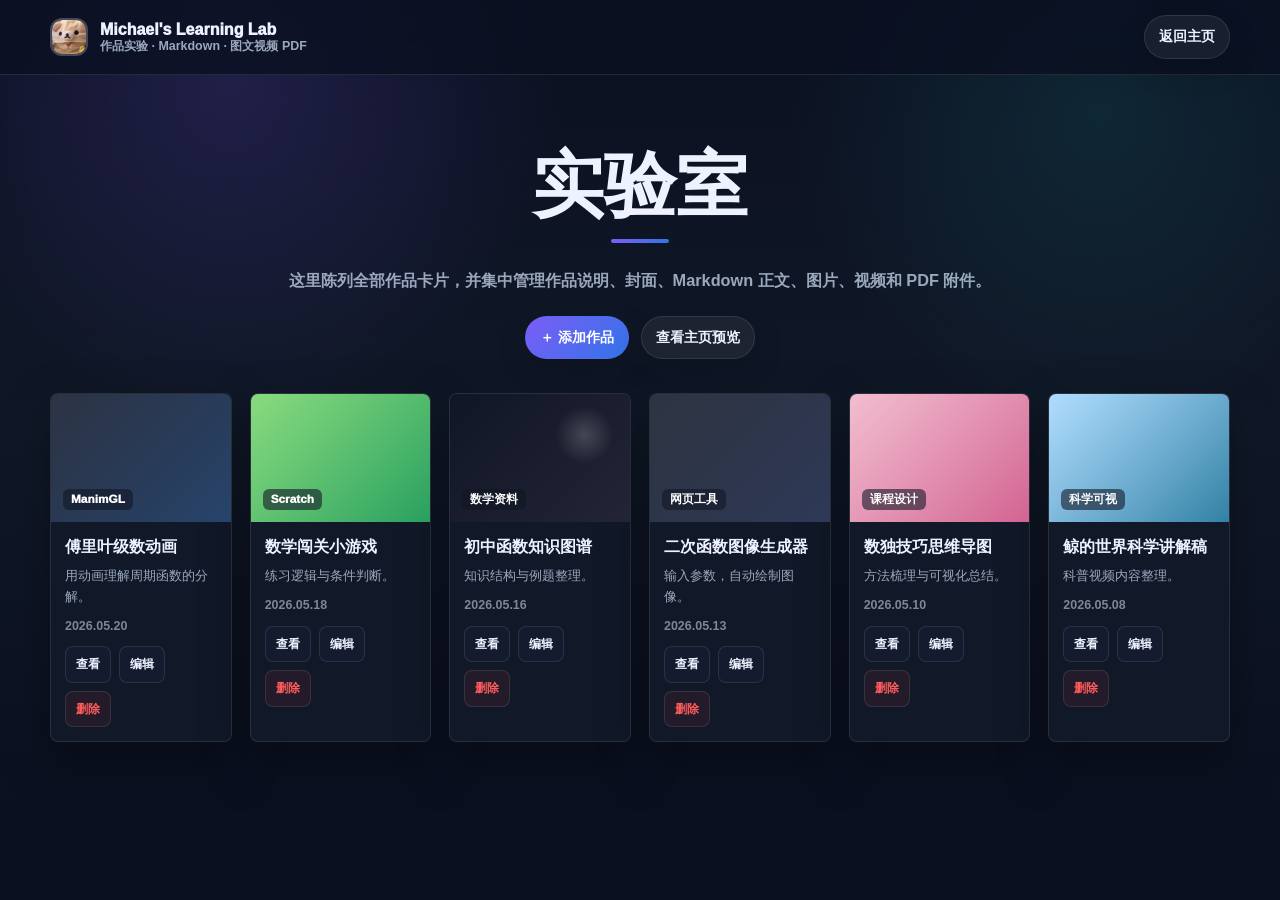
<file: lab/index.html>
<!doctype html>
<html lang="zh-CN">
<head>
  <meta charset="utf-8">
  <meta name="viewport" content="width=device-width, initial-scale=1">
  <title>实验室作品管理 | Michael's Learning Lab</title>
  <meta name="description" content="Michael's Learning Lab 的实验室作品卡片系统，支持 Markdown、封面、图片、视频和 PDF 附件。">
  <link rel="icon" type="image/jpeg" href="../assets/site-logo.jpg">
  <link rel="apple-touch-icon" href="../assets/site-logo.jpg">
  <style>
    :root {
      color-scheme: dark;
      --ink: #eef2ff;
      --ink-soft: #cbd5e1;
      --muted: #9aa8bd;
      --quiet: #7c8798;
      --paper: #111827;
      --wash: #0b1020;
      --wash-strong: #141b2f;
      --line: rgba(255, 255, 255, .1);
      --line-strong: rgba(255, 255, 255, .2);
      --violet: #7c5df7;
      --blue: #3274e8;
      --navy: #101625;
      --shadow: 0 20px 50px rgba(0, 0, 0, .34);
      --sans: -apple-system, BlinkMacSystemFont, "Segoe UI", "PingFang SC", "Microsoft YaHei", sans-serif;
      --serif: "Songti SC", "STSong", "Noto Serif SC", serif;
    }

    * {
      box-sizing: border-box;
    }

    html {
      scroll-behavior: smooth;
      background: var(--wash);
    }

    body {
      margin: 0;
      min-width: 320px;
      color: var(--ink);
      font-family: var(--sans);
      line-height: 1.68;
      letter-spacing: 0;
      background:
        radial-gradient(circle at 18% 10%, rgba(124, 93, 247, .18), transparent 26%),
        radial-gradient(circle at 86% 14%, rgba(32, 167, 168, .14), transparent 24%),
        linear-gradient(180deg, #0b1020 0%, #101827 54%, #0b1020 100%);
    }

    a {
      color: inherit;
      text-decoration: none;
    }

    h1,
    h2,
    h3,
    p {
      margin: 0;
    }

    .site-header {
      position: sticky;
      top: 0;
      z-index: 20;
      border-bottom: 1px solid var(--line);
      background: rgba(11, 16, 32, .78);
      backdrop-filter: blur(18px);
    }

    .nav,
    .section-inner {
      width: min(1180px, calc(100% - 44px));
      margin: 0 auto;
    }

    .nav {
      min-height: 74px;
      display: flex;
      align-items: center;
      justify-content: space-between;
      gap: 18px;
    }

    .brand {
      display: flex;
      align-items: center;
      gap: 12px;
      font-weight: 950;
    }

    .brand-mark {
      width: 38px;
      height: 38px;
      border: 2px solid var(--line-strong);
      border-radius: 12px;
      overflow: hidden;
      display: block;
      flex: 0 0 auto;
      background: var(--wash-strong);
    }

    .brand-mark img {
      width: 100%;
      height: 100%;
      object-fit: cover;
    }

    .brand-title {
      display: block;
      font-size: 1rem;
      line-height: 1.2;
      white-space: nowrap;
    }

    .brand-subtitle {
      display: block;
      color: var(--muted);
      font-size: .78rem;
      font-weight: 720;
      line-height: 1.25;
    }

    .link-pill,
    .modal-button {
      min-height: 38px;
      padding: 9px 14px;
      border: 1px solid var(--line);
      border-radius: 999px;
      display: inline-flex;
      align-items: center;
      justify-content: center;
      color: var(--ink);
      background: rgba(255, 255, 255, .06);
      font: inherit;
      font-size: .86rem;
      font-weight: 900;
      cursor: pointer;
      box-shadow: 0 10px 30px rgba(0, 0, 0, .18);
    }

    .modal-button {
      border-radius: 8px;
      box-shadow: none;
    }

    .modal-button.primary,
    .link-pill.primary {
      border-color: transparent;
      color: #fff;
      background: linear-gradient(135deg, var(--violet), var(--blue));
    }

    .modal-button.danger {
      color: #ff5c5c;
      background: rgba(244, 63, 94, .08);
    }

    .hero {
      padding: 72px 0 34px;
      text-align: center;
    }

    .hero h1 {
      font-size: clamp(2.6rem, 6vw, 4.5rem);
      line-height: 1.08;
      font-weight: 950;
    }

    .hero h1::after {
      width: 58px;
      height: 4px;
      border-radius: 99px;
      display: block;
      margin: 14px auto 0;
      background: linear-gradient(90deg, var(--violet), var(--blue));
      content: "";
    }

    .hero p {
      max-width: 760px;
      margin: 24px auto 0;
      color: var(--muted);
      font-size: 1.02rem;
      font-weight: 760;
    }

    .diary-actions {
      margin-top: 22px;
      display: flex;
      flex-wrap: wrap;
      justify-content: center;
      gap: 12px;
    }

    main {
      padding-bottom: 60px;
    }

    .card-grid {
      display: grid;
      grid-template-columns: repeat(6, minmax(0, 1fr));
      gap: 18px;
    }

    .post-card {
      overflow: hidden;
      border: 1px solid var(--line);
      border-radius: 8px;
      background: var(--paper);
      box-shadow: var(--shadow);
    }

    .diary-card {
      cursor: pointer;
      transition: transform .2s ease, border-color .2s ease, box-shadow .2s ease;
    }

    .diary-card:hover,
    .diary-card:focus-visible {
      transform: translateY(-4px);
      border-color: var(--line-strong);
      outline: none;
    }

    .thumb {
      position: relative;
      min-height: 128px;
      aspect-ratio: 1.5;
      padding: 12px;
      display: flex;
      align-items: flex-end;
      color: #fff;
      background:
        linear-gradient(135deg, rgba(255, 255, 255, .12), rgba(255, 255, 255, 0)),
        linear-gradient(135deg, var(--tone, var(--violet)), var(--tone-deep, var(--blue)));
    }

    .thumb.math {
      background:
        radial-gradient(circle at 70% 32%, rgba(255, 255, 255, .18), transparent 18%),
        linear-gradient(135deg, #101625, #242536);
    }

    .thumb.music {
      background:
        repeating-linear-gradient(0deg, transparent 0 16px, rgba(255, 255, 255, .16) 17px, transparent 18px),
        linear-gradient(135deg, #94623e, #d97a22);
    }

    .thumb.reading {
      background:
        linear-gradient(135deg, rgba(255, 255, 255, .1), transparent),
        linear-gradient(135deg, #64748b, #b68c63);
    }

    .thumb.has-cover {
      background-position: center;
      background-size: cover;
    }

    .thumb.has-cover::after {
      position: absolute;
      inset: 0;
      background: linear-gradient(180deg, rgba(16, 22, 37, .08), rgba(16, 22, 37, .48));
      content: "";
    }

    .thumb.has-cover .tag,
    .thumb.has-cover .media-badge {
      position: relative;
      z-index: 1;
    }

    .tag,
    .media-badge {
      width: max-content;
      max-width: 100%;
      padding: 4px 8px;
      border-radius: 6px;
      color: #fff;
      background: rgba(16, 22, 37, .58);
      font-size: .74rem;
      font-weight: 950;
      line-height: 1.1;
    }

    .media-badge {
      position: absolute;
      right: 12px;
      top: 12px;
      border-radius: 999px;
    }

    .card-body {
      padding: 14px;
      display: grid;
      gap: 8px;
    }

    .post-card h3 {
      color: var(--ink);
      font-size: 1rem;
      line-height: 1.35;
    }

    .post-card p {
      color: var(--muted);
      font-size: .84rem;
      line-height: 1.55;
    }

    .date {
      color: var(--quiet);
      font-size: .78rem;
      font-weight: 800;
    }

    .card-actions {
      display: flex;
      flex-wrap: wrap;
      gap: 8px;
      padding-top: 2px;
    }

    .card-actions button {
      min-height: 32px;
      padding: 7px 10px;
      border: 1px solid var(--line);
      border-radius: 8px;
      color: var(--ink);
      background: var(--wash-strong);
      font: inherit;
      font-size: .76rem;
      font-weight: 900;
      cursor: pointer;
    }

    .card-actions .danger {
      color: #ff5c5c;
      background: rgba(244, 63, 94, .08);
    }

    .empty-state {
      padding: 28px;
      border: 1px dashed var(--line-strong);
      border-radius: 8px;
      color: var(--muted);
      text-align: center;
      font-weight: 760;
    }

    .diary-dialog {
      width: min(940px, calc(100% - 28px));
      max-height: min(88vh, 900px);
      padding: 0;
      border: 1px solid var(--line-strong);
      border-radius: 8px;
      color: var(--ink);
      background: var(--paper);
      box-shadow: 0 30px 80px rgba(0, 0, 0, .48);
    }

    .diary-dialog::backdrop {
      background: rgba(11, 16, 32, .68);
      backdrop-filter: blur(8px);
    }

    .modal-shell {
      display: grid;
      max-height: min(88vh, 900px);
      overflow: auto;
    }

    .modal-header {
      position: sticky;
      top: 0;
      z-index: 2;
      padding: 18px 20px;
      border-bottom: 1px solid var(--line);
      display: flex;
      justify-content: space-between;
      gap: 16px;
      align-items: center;
      background: rgba(17, 24, 39, .92);
      backdrop-filter: blur(16px);
    }

    .modal-close {
      width: 36px;
      height: 36px;
      border: 1px solid var(--line);
      border-radius: 8px;
      color: var(--ink);
      background: var(--wash-strong);
      font-size: 1.25rem;
      cursor: pointer;
    }

    .diary-form,
    .diary-viewer {
      padding: 20px;
      display: grid;
      gap: 18px;
    }

    .form-grid {
      display: grid;
      grid-template-columns: repeat(3, minmax(0, 1fr));
      gap: 14px;
    }

    .field-full {
      grid-column: 1 / -1;
    }

    .form-field {
      display: grid;
      gap: 7px;
      color: var(--ink-soft);
      font-size: .85rem;
      font-weight: 900;
    }

    .form-field input,
    .form-field textarea {
      width: 100%;
      border: 1px solid var(--line);
      border-radius: 8px;
      padding: 11px 12px;
      color: var(--ink);
      background: var(--wash);
      font: inherit;
      font-size: .92rem;
      line-height: 1.45;
    }

    .form-field textarea {
      min-height: 210px;
      resize: vertical;
      font-family: "SFMono-Regular", Consolas, monospace;
    }

    .helper-text {
      color: var(--muted);
      font-size: .8rem;
      font-weight: 650;
      line-height: 1.5;
    }

    .attachment-list {
      margin: 0;
      padding: 0;
      display: grid;
      gap: 8px;
      list-style: none;
    }

    .attachment-list li {
      padding: 9px 10px;
      border: 1px solid var(--line);
      border-radius: 8px;
      display: flex;
      align-items: center;
      justify-content: space-between;
      gap: 12px;
      color: var(--muted);
      background: var(--wash);
      font-size: .82rem;
      font-weight: 760;
    }

    .attachment-list button {
      border: 0;
      color: #ff5c5c;
      background: transparent;
      font: inherit;
      font-weight: 950;
      cursor: pointer;
    }

    .form-actions,
    .viewer-actions {
      display: flex;
      flex-wrap: wrap;
      justify-content: flex-end;
      gap: 10px;
    }

    .viewer-meta {
      display: flex;
      flex-wrap: wrap;
      gap: 10px;
      color: var(--muted);
      font-size: .84rem;
      font-weight: 850;
    }

    .markdown-body {
      padding: 18px;
      border: 1px solid var(--line);
      border-radius: 8px;
      color: var(--ink-soft);
      background: var(--wash);
    }

    .markdown-body h2,
    .markdown-body h3 {
      color: var(--ink);
      margin: 0 0 10px;
      line-height: 1.35;
    }

    .markdown-body p,
    .markdown-body ul {
      margin: 0 0 12px;
    }

    .markdown-body ul {
      padding-left: 1.15rem;
    }

    .markdown-body img {
      max-height: 360px;
      border-radius: 8px;
      border: 1px solid var(--line);
      margin: 12px 0;
      object-fit: contain;
      background: #fff;
    }

    .markdown-body code {
      padding: 2px 5px;
      border-radius: 5px;
      background: rgba(109, 93, 252, .18);
      font-family: "SFMono-Regular", Consolas, monospace;
    }

    .media-grid {
      display: grid;
      grid-template-columns: repeat(2, minmax(0, 1fr));
      gap: 14px;
    }

    .media-item {
      overflow: hidden;
      border: 1px solid var(--line);
      border-radius: 8px;
      background: var(--wash);
    }

    .media-item img,
    .media-item video,
    .media-item iframe {
      width: 100%;
      min-height: 220px;
      max-height: 420px;
      display: block;
      object-fit: contain;
      background: #0b1020;
    }

    .media-caption {
      padding: 10px 12px;
      color: var(--muted);
      font-size: .82rem;
      font-weight: 820;
      overflow-wrap: anywhere;
    }

    @media (max-width: 1060px) {
      .card-grid {
        grid-template-columns: repeat(3, minmax(0, 1fr));
      }
    }

    @media (max-width: 760px) {
      .nav,
      .section-inner {
        width: min(100% - 28px, 1180px);
      }

      .nav {
        align-items: flex-start;
        padding: 12px 0;
        display: grid;
      }

      .card-grid,
      .form-grid,
      .media-grid {
        grid-template-columns: 1fr;
      }
    }
  </style>
</head>
<body>
  <header class="site-header">
    <nav class="nav" aria-label="主导航">
      <a class="brand" href="../index.html#home">
        <span class="brand-mark" aria-hidden="true"><img src="../assets/site-logo.jpg" alt=""></span>
        <span>
          <span class="brand-title">Michael's Learning Lab</span>
          <span class="brand-subtitle">作品实验 · Markdown · 图文视频 PDF</span>
        </span>
      </a>
      <a class="link-pill" href="../index.html#works">返回主页</a>
    </nav>
  </header>

  <main>
    <section class="hero">
      <div class="section-inner">
        <h1>实验室</h1>
        <p>这里陈列全部作品卡片，并集中管理作品说明、封面、Markdown 正文、图片、视频和 PDF 附件。</p>
        <div class="diary-actions">
          <button class="link-pill primary" type="button" id="addDiaryButton">＋ 添加作品</button>
          <a class="link-pill" href="../index.html#works">查看主页预览</a>
        </div>
      </div>
    </section>

    <section aria-label="全部实验室作品">
      <div class="section-inner">
        <div class="card-grid" id="diaryGrid" data-diary-mode="manage" aria-live="polite"></div>
        <p class="empty-state" id="diaryEmpty" hidden>还没有实验室作品。点击上方按钮，添加第一张卡片。</p>
      </div>
    </section>
  </main>

  <dialog class="diary-dialog" id="diaryEditor">
    <div class="modal-shell">
      <div class="modal-header">
        <h3 id="diaryEditorTitle">添加作品</h3>
        <button class="modal-close" type="button" data-close-dialog="diaryEditor" aria-label="关闭">×</button>
      </div>
      <form class="diary-form" id="diaryForm">
        <input type="hidden" id="diaryId">
        <div class="form-grid">
          <label class="form-field">
            作品名称
            <input id="diaryTitleInput" type="text" placeholder="例如：二次函数图像生成器" required>
          </label>
          <label class="form-field">
            类型
            <input id="diaryCategoryInput" type="text" placeholder="网页工具 / ManimGL" required>
          </label>
          <label class="form-field">
            日期
            <input id="diaryDateInput" type="date" required>
          </label>
          <label class="form-field field-full">
            摘要
            <input id="diarySummaryInput" type="text" placeholder="写一句卡片上显示的作品说明">
          </label>
          <label class="form-field field-full">
            作品封面
            <input id="diaryCoverInput" type="file" accept="image/*">
            <span class="helper-text">上传一张图片作为作品卡片封面；不上传时使用系统配色封面。</span>
          </label>
          <label class="form-field field-full">
            Markdown 内容
            <textarea id="diaryMarkdownInput" placeholder="## 作品说明&#10;- 这个作品解决了什么问题&#10;- 使用了哪些工具&#10;&#10;也可以写图片：![说明](图片地址)" required></textarea>
            <span class="helper-text">支持标题、列表、加粗、链接和 Markdown 图片。上传的图片、视频、PDF 会作为作品素材显示在详情里。</span>
          </label>
          <label class="form-field field-full">
            添加附件
            <input id="diaryFileInput" type="file" accept="image/*,video/*,application/pdf" multiple>
            <span class="helper-text">附件会保存到浏览器数据库中，适合在这台电脑上预览和设计。</span>
          </label>
        </div>
        <ul class="attachment-list" id="coverAttachmentList" aria-label="当前封面"></ul>
        <ul class="attachment-list" id="existingAttachmentList" aria-label="已有附件"></ul>
        <div class="form-actions">
          <button class="modal-button" type="button" data-close-dialog="diaryEditor">取消</button>
          <button class="modal-button primary" type="submit">保存作品</button>
        </div>
      </form>
    </div>
  </dialog>

  <dialog class="diary-dialog" id="diaryViewer">
    <div class="modal-shell">
      <div class="modal-header">
        <h3 id="viewerTitle">实验室作品</h3>
        <button class="modal-close" type="button" data-close-dialog="diaryViewer" aria-label="关闭">×</button>
      </div>
      <article class="diary-viewer">
        <div class="viewer-meta" id="viewerMeta"></div>
        <div class="markdown-body" id="viewerMarkdown"></div>
        <div class="media-grid" id="viewerMedia"></div>
        <div class="viewer-actions">
          <button class="modal-button" type="button" id="viewerEditButton">编辑</button>
          <button class="modal-button danger" type="button" id="viewerDeleteButton">删除</button>
        </div>
      </article>
    </div>
  </dialog>

  <script>
    const diaryStorageKey = "michael-learning-lab-works-v1";
    const mediaDbName = "michael-learning-lab-media";
    const mediaStoreName = "attachments";
    let diaries = [];
    let editingRemovedAttachments = new Set();
    let editingCoverRemoved = false;
    let activeViewerId = null;
    let viewerObjectUrls = [];
    let coverObjectUrls = [];
    let mediaDbPromise = null;

    const defaultDiaries = [
      { id: "work-fourier", title: "傅里叶级数动画", category: "ManimGL", date: "2026-05-20", summary: "用动画理解周期函数的分解。", tone: "#0f172a", toneDeep: "#27456e", markdown: "## 作品说明\n用 ManimGL 展示傅里叶级数如何把复杂周期函数拆成一组旋转向量。\n\n- 先展示正弦波叠加。\n- 再展示向量端点画出曲线。\n- 最后把公式和图像对应起来。\n\n这个作品适合继续扩展成一节数学可视化课程。", attachments: [] },
      { id: "work-scratch-game", title: "数学闯关小游戏", category: "Scratch", date: "2026-05-18", summary: "练习逻辑与条件判断。", tone: "#78d66c", toneDeep: "#249d5f", markdown: "## 作品说明\n一个面向小学生的数学闯关小游戏，用 Scratch 练习条件判断和反馈设计。\n\n- 关卡按难度递进。\n- 错题会给出提示。\n- 适合继续加入积分和徽章系统。", attachments: [] },
      { id: "work-function-map", title: "初中函数知识图谱", category: "数学资料", date: "2026-05-16", summary: "知识结构与例题整理。", tone: "#dae8ff", toneDeep: "#7da7df", markdown: "## 作品说明\n把一次函数、反比例函数和二次函数整理成一张可浏览的知识图谱。\n\n- 核心概念放在中心。\n- 典型题型按分支展开。\n- 每个节点可以补充例题和错题。", attachments: [] },
      { id: "work-quadratic-tool", title: "二次函数图像生成器", category: "网页工具", date: "2026-05-13", summary: "输入参数，自动绘制图像。", tone: "#111827", toneDeep: "#2e3a59", markdown: "## 作品说明\n一个输入 a、b、c 后自动绘制二次函数图像的网页工具。\n\n- 支持顶点、对称轴和交点提示。\n- 适合课堂演示和学生自查。\n- 后续可以加入参数滑块和动画。", attachments: [] },
      { id: "work-sudoku-map", title: "数独技巧思维导图", category: "课程设计", date: "2026-05-10", summary: "方法梳理与可视化总结。", tone: "#f0b4c9", toneDeep: "#d15f8e", markdown: "## 作品说明\n把数独解题技巧整理成一张思维导图，帮助学生从观察进入推理。\n\n- 唯一数、宫排除、行列排除。\n- 从简单策略过渡到组合判断。\n- 适合做成一组训练卡。", attachments: [] },
      { id: "work-whale-science", title: "鲸的世界科学讲解稿", category: "科学可视", date: "2026-05-08", summary: "科普视频内容整理。", tone: "#a5d8ff", toneDeep: "#2c7da0", markdown: "## 作品说明\n一份关于鲸类世界的科普讲解稿，把科学事实整理成适合视频表达的结构。\n\n- 先用体型和声音建立兴趣。\n- 再解释迁徙、呼吸和生态位置。\n- 最后引出海洋保护。", attachments: [] }
    ];

    const tonePresets = [
      { pattern: /数学/, thumbClass: "math", tone: "#101625", toneDeep: "#242536" },
      { pattern: /编程|代码|Swift|Web/i, tone: "#756df0", toneDeep: "#4c42b8" },
      { pattern: /阅读|书/, thumbClass: "reading", tone: "#64748b", toneDeep: "#b68c63" },
      { pattern: /音乐|钢琴|小提琴/, thumbClass: "music", tone: "#94623e", toneDeep: "#d97a22" },
      { pattern: /科学|实验/, tone: "#26a4a6", toneDeep: "#147a82" },
      { pattern: /教育|教学/, tone: "#eceff8", toneDeep: "#b8bfd5" }
    ];

    const diaryGrid = document.getElementById("diaryGrid");
    const diaryEmpty = document.getElementById("diaryEmpty");
    const addDiaryButton = document.getElementById("addDiaryButton");
    const diaryEditor = document.getElementById("diaryEditor");
    const diaryViewer = document.getElementById("diaryViewer");
    const diaryForm = document.getElementById("diaryForm");
    const diaryIdInput = document.getElementById("diaryId");
    const diaryTitleInput = document.getElementById("diaryTitleInput");
    const diaryCategoryInput = document.getElementById("diaryCategoryInput");
    const diaryDateInput = document.getElementById("diaryDateInput");
    const diarySummaryInput = document.getElementById("diarySummaryInput");
    const diaryMarkdownInput = document.getElementById("diaryMarkdownInput");
    const diaryCoverInput = document.getElementById("diaryCoverInput");
    const diaryFileInput = document.getElementById("diaryFileInput");
    const diaryEditorTitle = document.getElementById("diaryEditorTitle");
    const coverAttachmentList = document.getElementById("coverAttachmentList");
    const existingAttachmentList = document.getElementById("existingAttachmentList");
    const viewerTitle = document.getElementById("viewerTitle");
    const viewerMeta = document.getElementById("viewerMeta");
    const viewerMarkdown = document.getElementById("viewerMarkdown");
    const viewerMedia = document.getElementById("viewerMedia");
    const viewerEditButton = document.getElementById("viewerEditButton");
    const viewerDeleteButton = document.getElementById("viewerDeleteButton");

    function cloneDefaultDiaries() {
      return defaultDiaries.map((diary) => ({ ...diary, attachments: [] }));
    }

    function loadDiaries() {
      try {
        const saved = JSON.parse(localStorage.getItem(diaryStorageKey) || "null");
        if (Array.isArray(saved)) return saved;
      } catch (error) {
        console.warn("Unable to load lab work data", error);
      }
      const initial = cloneDefaultDiaries();
      localStorage.setItem(diaryStorageKey, JSON.stringify(initial));
      return initial;
    }

    function saveDiaries() {
      localStorage.setItem(diaryStorageKey, JSON.stringify(diaries));
    }

    function openMediaDb() {
      if (!("indexedDB" in window)) return Promise.resolve(null);
      if (!mediaDbPromise) {
        mediaDbPromise = new Promise((resolve, reject) => {
          const request = indexedDB.open(mediaDbName, 1);
          request.onupgradeneeded = () => {
            const db = request.result;
            if (!db.objectStoreNames.contains(mediaStoreName)) db.createObjectStore(mediaStoreName, { keyPath: "id" });
          };
          request.onsuccess = () => resolve(request.result);
          request.onerror = () => reject(request.error);
        });
      }
      return mediaDbPromise;
    }

    async function putAttachment(record) {
      const db = await openMediaDb();
      if (!db) return;
      return new Promise((resolve, reject) => {
        const transaction = db.transaction(mediaStoreName, "readwrite");
        transaction.objectStore(mediaStoreName).put(record);
        transaction.oncomplete = resolve;
        transaction.onerror = () => reject(transaction.error);
      });
    }

    async function getAttachment(id) {
      const db = await openMediaDb();
      if (!db) return null;
      return new Promise((resolve, reject) => {
        const transaction = db.transaction(mediaStoreName, "readonly");
        const request = transaction.objectStore(mediaStoreName).get(id);
        request.onsuccess = () => resolve(request.result || null);
        request.onerror = () => reject(request.error);
      });
    }

    async function deleteAttachment(id) {
      const db = await openMediaDb();
      if (!db) return;
      return new Promise((resolve, reject) => {
        const transaction = db.transaction(mediaStoreName, "readwrite");
        transaction.objectStore(mediaStoreName).delete(id);
        transaction.oncomplete = resolve;
        transaction.onerror = () => reject(transaction.error);
      });
    }

    function escapeHtml(value) {
      return String(value || "").replace(/&/g, "&amp;").replace(/</g, "&lt;").replace(/>/g, "&gt;").replace(/"/g, "&quot;").replace(/'/g, "&#039;");
    }

    function sanitizeUrl(value) {
      const url = String(value || "").trim();
      return /^(https?:|data:image\/|blob:|\.\/|\.\.\/|\/|assets\/)/i.test(url) ? escapeHtml(url) : "";
    }

    function renderInlineMarkdown(value) {
      let output = escapeHtml(value);
      output = output.replace(/!\[([^\]]*)\]\(([^)]+)\)/g, (_, alt, url) => {
        const safeUrl = sanitizeUrl(url);
        return safeUrl ? `<img src="${safeUrl}" alt="${alt}">` : "";
      });
      output = output.replace(/\[([^\]]+)\]\(([^)]+)\)/g, (_, text, url) => {
        const safeUrl = sanitizeUrl(url);
        return safeUrl ? `<a href="${safeUrl}" target="_blank" rel="noopener">${text}</a>` : text;
      });
      output = output.replace(/`([^`]+)`/g, "<code>$1</code>");
      output = output.replace(/\*\*([^*]+)\*\*/g, "<strong>$1</strong>");
      output = output.replace(/\*([^*]+)\*/g, "<em>$1</em>");
      return output;
    }

    function renderMarkdown(markdown) {
      const lines = String(markdown || "").replace(/\r/g, "").split("\n");
      const html = [];
      let listItems = [];
      const flushList = () => {
        if (listItems.length) {
          html.push(`<ul>${listItems.map((item) => `<li>${item}</li>`).join("")}</ul>`);
          listItems = [];
        }
      };
      lines.forEach((line) => {
        const trimmed = line.trim();
        if (!trimmed) {
          flushList();
          return;
        }
        const headingTwo = trimmed.match(/^##\s+(.+)/);
        const headingThree = trimmed.match(/^###\s+(.+)/);
        const list = trimmed.match(/^[-*]\s+(.+)/);
        if (headingTwo) {
          flushList();
          html.push(`<h2>${renderInlineMarkdown(headingTwo[1])}</h2>`);
        } else if (headingThree) {
          flushList();
          html.push(`<h3>${renderInlineMarkdown(headingThree[1])}</h3>`);
        } else if (list) {
          listItems.push(renderInlineMarkdown(list[1]));
        } else {
          flushList();
          html.push(`<p>${renderInlineMarkdown(trimmed)}</p>`);
        }
      });
      flushList();
      return html.join("");
    }

    function formatDate(date) {
      return date ? date.replaceAll("-", ".") : "";
    }

    function createDiaryId() {
      return `work-${Date.now()}-${Math.random().toString(16).slice(2)}`;
    }

    function getToneForCategory(category) {
      return tonePresets.find((preset) => preset.pattern.test(category || "")) || { tone: "#7c5df7", toneDeep: "#4f46e5" };
    }

    function getDiaryById(id) {
      return diaries.find((diary) => diary.id === id);
    }

    function clearCoverObjectUrls() {
      coverObjectUrls.forEach((url) => URL.revokeObjectURL(url));
      coverObjectUrls = [];
    }

    async function applyCoverImages() {
      clearCoverObjectUrls();
      const coverThumbs = Array.from(diaryGrid.querySelectorAll("[data-cover-id]"));
      for (const thumb of coverThumbs) {
        const stored = await getAttachment(thumb.dataset.coverId);
        if (!stored?.blob) continue;
        const url = URL.createObjectURL(stored.blob);
        coverObjectUrls.push(url);
        thumb.classList.add("has-cover");
        thumb.style.backgroundImage = `linear-gradient(180deg, rgba(16, 22, 37, .08), rgba(16, 22, 37, .48)), url("${url}")`;
      }
    }

    function renderDiaries() {
      const sorted = [...diaries].sort((a, b) => String(b.date || "").localeCompare(String(a.date || "")));
      diaryGrid.innerHTML = sorted.map((diary) => {
        const tone = getToneForCategory(diary.category);
        const thumbClass = diary.thumbClass || tone.thumbClass || "";
        const toneStyle = `--tone: ${diary.tone || tone.tone}; --tone-deep: ${diary.toneDeep || tone.toneDeep}`;
        const attachmentCount = diary.attachments?.length || 0;
        const coverAttr = diary.coverId ? ` data-cover-id="${escapeHtml(diary.coverId)}"` : "";
        return `
          <article class="post-card diary-card" tabindex="0" data-diary-id="${escapeHtml(diary.id)}" aria-label="查看 ${escapeHtml(diary.title)}">
            <div class="thumb ${escapeHtml(thumbClass)}" style="${toneStyle}"${coverAttr}>
              <span class="tag">${escapeHtml(diary.category || "学习")}</span>
              ${attachmentCount ? `<span class="media-badge">${attachmentCount} 个附件</span>` : ""}
            </div>
            <div class="card-body">
              <h3>${escapeHtml(diary.title)}</h3>
              <p>${escapeHtml(diary.summary || "点击查看完整 Markdown 作品说明。")}</p>
              <time class="date">${formatDate(diary.date)}</time>
              <div class="card-actions" aria-label="作品管理">
                <button type="button" data-diary-action="view" data-diary-id="${escapeHtml(diary.id)}">查看</button>
                <button type="button" data-diary-action="edit" data-diary-id="${escapeHtml(diary.id)}">编辑</button>
                <button class="danger" type="button" data-diary-action="delete" data-diary-id="${escapeHtml(diary.id)}">删除</button>
              </div>
            </div>
          </article>
        `;
      }).join("");
      diaryEmpty.hidden = sorted.length > 0;
      applyCoverImages();
    }

    function renderExistingAttachments(diary) {
      const attachments = (diary?.attachments || []).filter((item) => !editingRemovedAttachments.has(item.id));
      existingAttachmentList.innerHTML = attachments.map((item) => `
        <li><span>${escapeHtml(item.name)} · ${escapeHtml(item.type || "file")}</span><button type="button" data-remove-attachment="${escapeHtml(item.id)}">移除</button></li>
      `).join("");
    }

    function renderCoverAttachment(diary) {
      const hasCover = diary?.coverId && !editingCoverRemoved;
      coverAttachmentList.innerHTML = hasCover ? `
        <li><span>当前封面 · ${escapeHtml(diary.coverName || "封面图片")}</span><button type="button" data-remove-cover="true">移除</button></li>
      ` : "";
    }

    function openEditor(id) {
      const diary = id ? getDiaryById(id) : null;
      editingRemovedAttachments = new Set();
      editingCoverRemoved = false;
      diaryEditorTitle.textContent = diary ? "编辑作品" : "添加作品";
      diaryIdInput.value = diary?.id || "";
      diaryTitleInput.value = diary?.title || "";
      diaryCategoryInput.value = diary?.category || "";
      diaryDateInput.value = diary?.date || new Date().toISOString().slice(0, 10);
      diarySummaryInput.value = diary?.summary || "";
      diaryMarkdownInput.value = diary?.markdown || "## 作品说明\n- \n\n## 使用的工具\n- \n\n## 下一步\n- ";
      diaryCoverInput.value = "";
      diaryFileInput.value = "";
      renderCoverAttachment(diary);
      renderExistingAttachments(diary);
      diaryEditor.showModal();
      diaryTitleInput.focus();
    }

    async function saveDiaryFromForm(event) {
      event.preventDefault();
      const id = diaryIdInput.value || createDiaryId();
      const previous = getDiaryById(id);
      const category = diaryCategoryInput.value.trim() || "学习";
      const tone = getToneForCategory(category);
      const attachments = (previous?.attachments || []).filter((item) => !editingRemovedAttachments.has(item.id));
      let coverId = previous?.coverId || "";
      let coverName = previous?.coverName || "";
      let coverType = previous?.coverType || "";

      for (const attachmentId of editingRemovedAttachments) await deleteAttachment(attachmentId);

      if (editingCoverRemoved && coverId) {
        await deleteAttachment(coverId);
        coverId = "";
        coverName = "";
        coverType = "";
      }

      const coverFile = diaryCoverInput.files?.[0];
      if (coverFile) {
        if (coverId) await deleteAttachment(coverId);
        coverId = `${id}-cover-${Date.now()}-${Math.random().toString(16).slice(2)}`;
        coverName = coverFile.name;
        coverType = coverFile.type || "image/*";
        await putAttachment({ id: coverId, diaryId: id, role: "cover", name: coverName, type: coverType, size: coverFile.size, blob: coverFile });
      }

      for (const file of Array.from(diaryFileInput.files || [])) {
        const attachmentId = `${id}-${Date.now()}-${Math.random().toString(16).slice(2)}`;
        const metadata = { id: attachmentId, diaryId: id, name: file.name, type: file.type || "application/octet-stream", size: file.size };
        await putAttachment({ ...metadata, blob: file });
        attachments.push(metadata);
      }

      const diary = {
        id,
        title: diaryTitleInput.value.trim(),
        category,
        date: diaryDateInput.value,
        summary: diarySummaryInput.value.trim(),
        markdown: diaryMarkdownInput.value.trim(),
        thumbClass: tone.thumbClass || "",
        tone: tone.tone,
        toneDeep: tone.toneDeep,
        coverId,
        coverName,
        coverType,
        attachments
      };

      const existingIndex = diaries.findIndex((item) => item.id === id);
      if (existingIndex >= 0) diaries[existingIndex] = diary;
      else diaries.unshift(diary);
      saveDiaries();
      renderDiaries();
      diaryEditor.close();
    }

    function revokeViewerUrls() {
      viewerObjectUrls.forEach((url) => URL.revokeObjectURL(url));
      viewerObjectUrls = [];
    }

    async function renderAttachmentMedia(attachments) {
      revokeViewerUrls();
      const mediaItems = [];
      for (const attachment of attachments || []) {
        const stored = await getAttachment(attachment.id);
        if (!stored?.blob) {
          mediaItems.push(`<div class="media-item"><div class="media-caption">${escapeHtml(attachment.name)} 暂时无法读取</div></div>`);
          continue;
        }
        const url = URL.createObjectURL(stored.blob);
        viewerObjectUrls.push(url);
        const type = attachment.type || stored.type || "";
        let media = "";
        if (type.startsWith("image/")) media = `<img src="${url}" alt="${escapeHtml(attachment.name)}">`;
        else if (type.startsWith("video/")) media = `<video src="${url}" controls></video>`;
        else if (type === "application/pdf") media = `<iframe src="${url}" title="${escapeHtml(attachment.name)}"></iframe>`;
        else media = `<a class="link-pill" href="${url}" download="${escapeHtml(attachment.name)}">下载附件</a>`;
        mediaItems.push(`<div class="media-item">${media}<div class="media-caption">${escapeHtml(attachment.name)}</div></div>`);
      }
      viewerMedia.innerHTML = mediaItems.join("");
    }

    async function openViewer(id) {
      const diary = getDiaryById(id);
      if (!diary) return;
      activeViewerId = id;
      viewerTitle.textContent = diary.title;
      viewerMeta.innerHTML = `<span>${escapeHtml(diary.category || "学习")}</span><span>${formatDate(diary.date)}</span><span>${diary.attachments?.length || 0} 个附件</span>`;
      viewerMarkdown.innerHTML = renderMarkdown(diary.markdown || diary.summary || "");
      await renderAttachmentMedia(diary.attachments || []);
      diaryViewer.showModal();
    }

    async function deleteDiary(id) {
      const diary = getDiaryById(id);
      if (!diary) return;
      if (!window.confirm(`确定删除作品《${diary.title}》吗？`)) return;
      if (diary.coverId) await deleteAttachment(diary.coverId);
      for (const attachment of diary.attachments || []) await deleteAttachment(attachment.id);
      diaries = diaries.filter((item) => item.id !== id);
      saveDiaries();
      renderDiaries();
      if (diaryViewer.open) diaryViewer.close();
    }

    addDiaryButton.addEventListener("click", () => openEditor());
    diaryForm.addEventListener("submit", saveDiaryFromForm);
    diaryViewer.addEventListener("close", revokeViewerUrls);

    document.querySelectorAll("[data-close-dialog]").forEach((button) => {
      button.addEventListener("click", () => document.getElementById(button.dataset.closeDialog)?.close());
    });

    existingAttachmentList.addEventListener("click", (event) => {
      const button = event.target.closest("[data-remove-attachment]");
      if (!button) return;
      editingRemovedAttachments.add(button.dataset.removeAttachment);
      renderExistingAttachments(getDiaryById(diaryIdInput.value));
    });

    coverAttachmentList.addEventListener("click", (event) => {
      const button = event.target.closest("[data-remove-cover]");
      if (!button) return;
      editingCoverRemoved = true;
      renderCoverAttachment(getDiaryById(diaryIdInput.value));
    });

    diaryGrid.addEventListener("click", (event) => {
      const actionButton = event.target.closest("[data-diary-action]");
      const card = event.target.closest("[data-diary-id]");
      if (!card) return;
      const id = actionButton?.dataset.diaryId || card.dataset.diaryId;
      const action = actionButton?.dataset.diaryAction || "view";
      if (action === "edit") openEditor(id);
      else if (action === "delete") deleteDiary(id);
      else openViewer(id);
    });

    diaryGrid.addEventListener("keydown", (event) => {
      if (event.key !== "Enter" && event.key !== " ") return;
      const card = event.target.closest("[data-diary-id]");
      if (!card || event.target.closest("button")) return;
      event.preventDefault();
      openViewer(card.dataset.diaryId);
    });

    viewerEditButton.addEventListener("click", () => {
      if (!activeViewerId) return;
      diaryViewer.close();
      openEditor(activeViewerId);
    });

    viewerDeleteButton.addEventListener("click", () => {
      if (activeViewerId) deleteDiary(activeViewerId);
    });

    diaries = loadDiaries();
    renderDiaries();

    const pageParams = new URLSearchParams(window.location.search);
    const requestedId = pageParams.get("id");
    if (requestedId) {
      requestAnimationFrame(() => openViewer(requestedId));
    }
    if (pageParams.get("action") === "add") {
      requestAnimationFrame(() => openEditor());
    }
  </script>
</body>
</html>
</file>
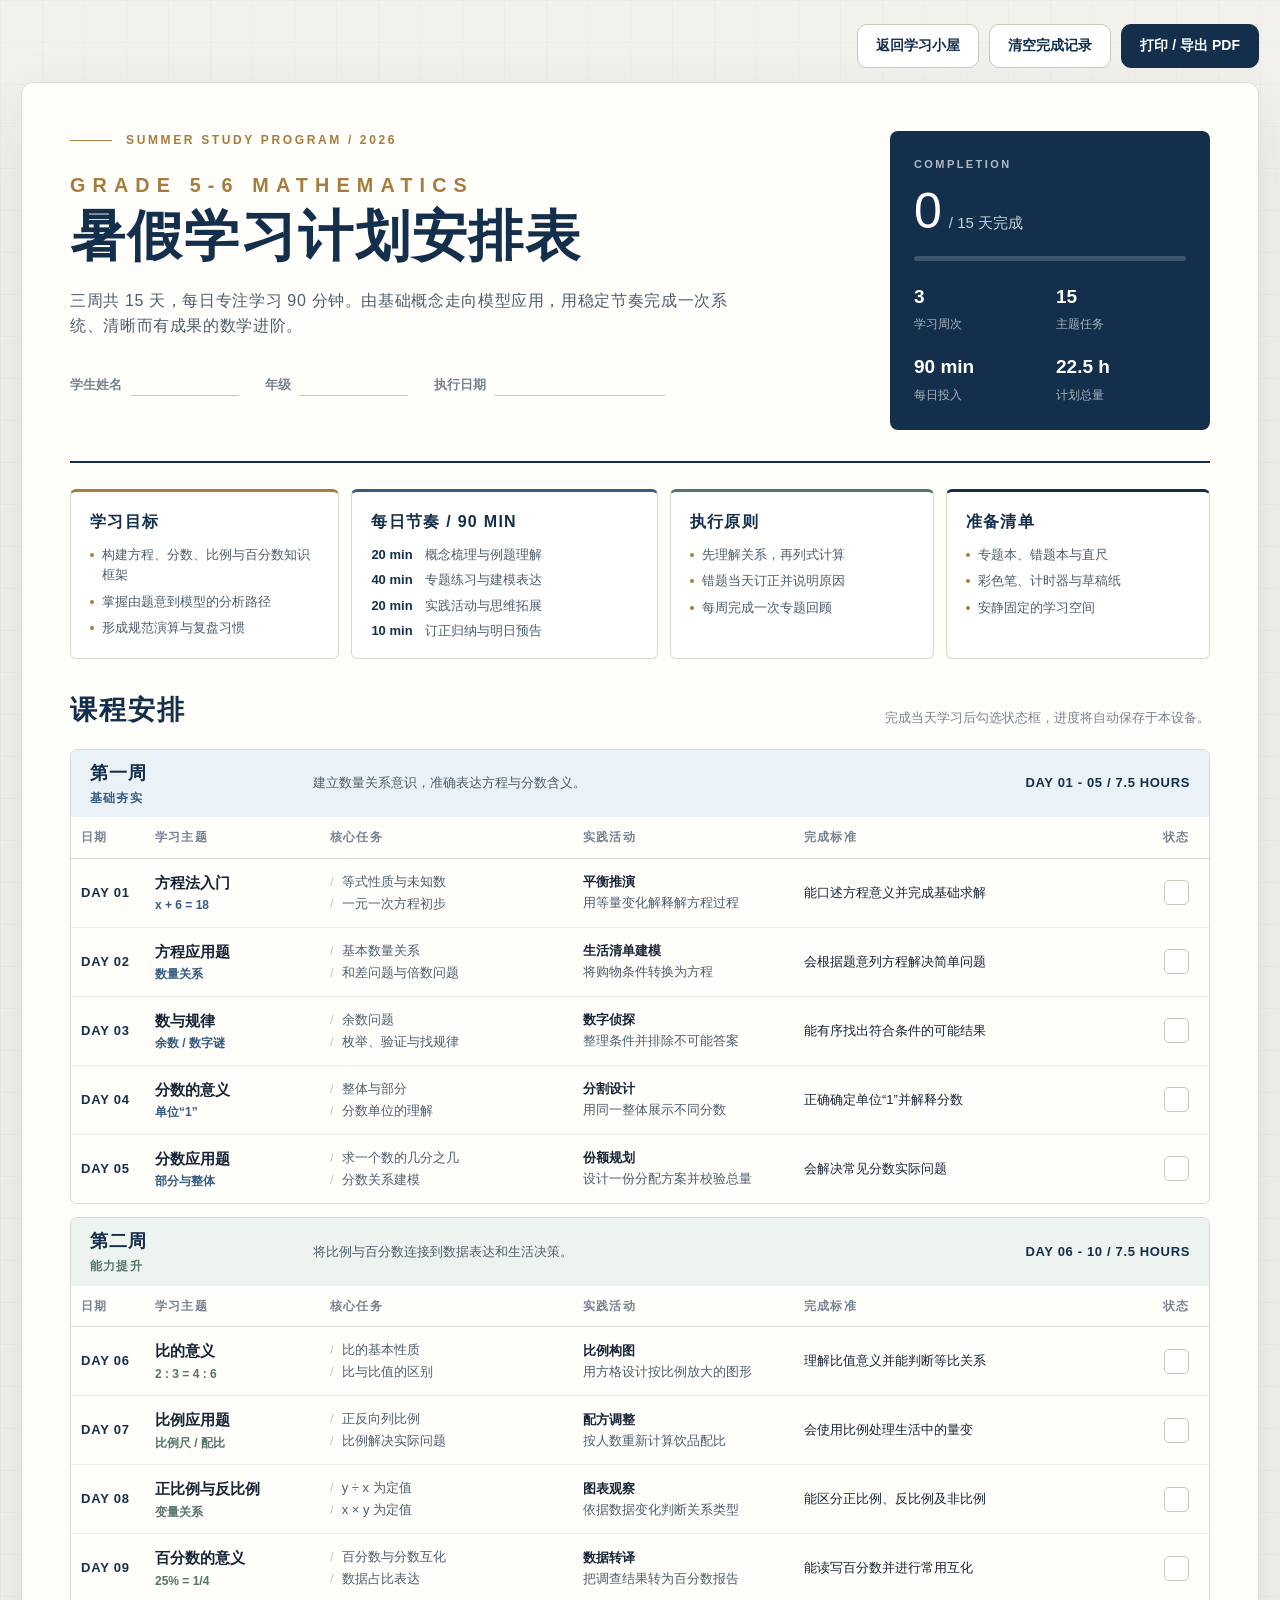
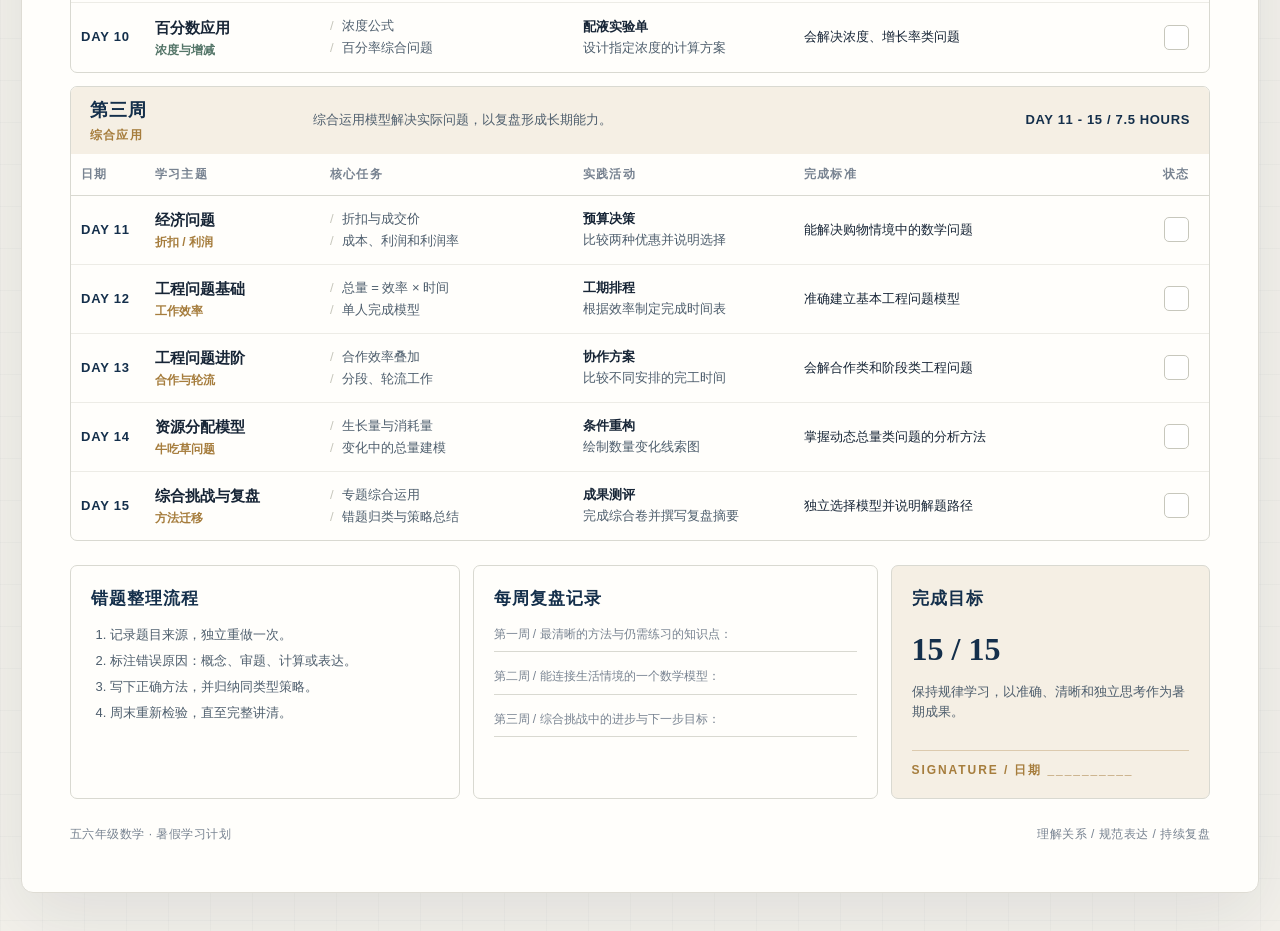
<file: plan/index.html>
<!doctype html>
<html lang="zh-CN">
<head>
  <meta charset="utf-8">
  <meta name="viewport" content="width=device-width, initial-scale=1">
  <title>暑假学习计划 - Michael的学习小屋</title>
  <meta name="description" content="简洁专业的五六年级数学暑假学习计划安排表：三周共十五天，每日九十分钟，包含任务、活动、达成标准与进度记录。">
  <style>
    :root {
      --canvas: #f3f1eb;
      --sheet: #fffefb;
      --ink: #172536;
      --ink-soft: #4e5e6d;
      --muted: #788391;
      --rule: #d9d9d1;
      --rule-strong: #c7c7bc;
      --navy: #142f4b;
      --navy-soft: #eaf0f5;
      --gold: #a67d3d;
      --gold-soft: #f5efe4;
      --sage: #547568;
      --sage-soft: #edf3ef;
      --blue: #365c82;
      --blue-soft: #eaf1f7;
      --shadow: 0 22px 70px rgba(22, 35, 50, 0.09);
      --sans: "PingFang SC", "Hiragino Sans GB", "Source Han Sans SC", "Microsoft YaHei", Arial, sans-serif;
      --serif: "Songti SC", "STSong", "Source Han Serif SC", serif;
    }

    * {
      box-sizing: border-box;
    }

    html {
      scroll-behavior: smooth;
    }

    body {
      margin: 0;
      min-width: 320px;
      color: var(--ink);
      font-family: var(--sans);
      line-height: 1.55;
      background:
        linear-gradient(90deg, rgba(20, 47, 75, 0.025) 1px, transparent 1px),
        linear-gradient(rgba(20, 47, 75, 0.025) 1px, transparent 1px),
        var(--canvas);
      background-size: 42px 42px, 42px 42px, auto;
    }

    a,
    button,
    input {
      font: inherit;
    }

    a {
      color: inherit;
      text-decoration: none;
    }

    button {
      cursor: pointer;
    }

    .toolbar {
      display: flex;
      flex-wrap: wrap;
      justify-content: flex-end;
      gap: 10px;
      width: min(1320px, calc(100% - 42px));
      margin: 24px auto 14px;
    }

    .toolbar a,
    .toolbar button {
      min-height: 44px;
      padding: 0 18px;
      border: 1px solid var(--rule-strong);
      border-radius: 10px;
      color: var(--navy);
      background: #fff;
      display: inline-flex;
      align-items: center;
      justify-content: center;
      font-size: 14px;
      font-weight: 600;
      transition: border-color 160ms ease, background 160ms ease, color 160ms ease;
    }

    .toolbar .print {
      border-color: var(--navy);
      color: #fff;
      background: var(--navy);
    }

    .toolbar a:hover,
    .toolbar button:hover {
      border-color: var(--gold);
      color: var(--gold);
    }

    .toolbar .print:hover {
      border-color: #244c72;
      color: #fff;
      background: #244c72;
    }

    .sheet {
      width: min(1320px, calc(100% - 42px));
      margin: 0 auto 38px;
      padding: clamp(28px, 4vw, 48px);
      border: 1px solid #dedcd4;
      border-radius: 12px;
      background: var(--sheet);
      box-shadow: var(--shadow);
    }

    .masthead {
      display: grid;
      grid-template-columns: minmax(460px, 1fr) 320px;
      gap: 34px;
      padding-bottom: 31px;
      border-bottom: 2px solid var(--navy);
    }

    .edition {
      display: flex;
      align-items: center;
      gap: 14px;
      margin: 0 0 23px;
      color: var(--gold);
      font-size: 12px;
      font-weight: 700;
      letter-spacing: 0.22em;
      text-transform: uppercase;
    }

    .edition::before {
      width: 42px;
      height: 1px;
      background: var(--gold);
      content: "";
    }

    h1 {
      margin: 0;
      color: var(--navy);
      font-family: var(--serif);
      font-size: clamp(36px, 4.6vw, 55px);
      font-weight: 700;
      letter-spacing: 0.035em;
      line-height: 1.22;
    }

    h1 span {
      display: block;
      margin-bottom: 6px;
      color: var(--gold);
      font-family: var(--sans);
      font-size: 0.36em;
      font-weight: 700;
      letter-spacing: 0.36em;
    }

    .subtitle {
      max-width: 680px;
      margin: 19px 0 0;
      color: var(--ink-soft);
      font-size: 16px;
      letter-spacing: 0.04em;
    }

    .identity {
      display: flex;
      flex-wrap: wrap;
      gap: 18px 26px;
      margin-top: 31px;
    }

    .identity label {
      display: flex;
      align-items: flex-end;
      gap: 9px;
      color: var(--muted);
      font-size: 13px;
      font-weight: 600;
    }

    .identity input {
      width: 108px;
      padding: 0 3px 5px;
      border: 0;
      border-bottom: 1px solid var(--rule-strong);
      border-radius: 0;
      color: var(--ink);
      background: transparent;
      outline: none;
    }

    .identity .period input {
      width: 170px;
    }

    .summary {
      align-self: start;
      padding: 25px 24px 23px;
      border-radius: 8px;
      color: #fff;
      background: var(--navy);
    }

    .summary-label {
      color: rgba(255, 255, 255, 0.67);
      font-size: 11px;
      font-weight: 700;
      letter-spacing: 0.22em;
      text-transform: uppercase;
    }

    .progress-number {
      display: flex;
      align-items: baseline;
      gap: 9px;
      margin: 13px 0 3px;
    }

    #completedCount {
      font-size: 50px;
      font-weight: 300;
      letter-spacing: -0.04em;
      line-height: 1;
    }

    .progress-number span:last-child {
      color: rgba(255, 255, 255, 0.78);
      font-size: 15px;
    }

    .progress-bar {
      height: 5px;
      margin: 20px 0 21px;
      overflow: hidden;
      border-radius: 99px;
      background: rgba(255, 255, 255, 0.18);
    }

    .progress-bar span {
      display: block;
      width: 0;
      height: 100%;
      border-radius: inherit;
      background: #d2b477;
      transition: width 240ms ease;
    }

    .summary-grid {
      display: grid;
      grid-template-columns: 1fr 1fr;
      gap: 16px 12px;
    }

    .summary-grid strong {
      display: block;
      color: #fff;
      font-size: 19px;
      font-weight: 600;
    }

    .summary-grid small {
      color: rgba(255, 255, 255, 0.64);
      font-size: 12px;
    }

    .principles {
      display: grid;
      grid-template-columns: 1.02fr 1.16fr 1fr 1fr;
      gap: 12px;
      margin: 26px 0 31px;
    }

    .brief {
      min-height: 151px;
      padding: 18px 19px 17px;
      border: 1px solid var(--rule);
      border-top: 3px solid var(--gold);
      border-radius: 6px;
      background: #fff;
    }

    .brief:nth-child(2) {
      border-top-color: var(--blue);
    }

    .brief:nth-child(3) {
      border-top-color: var(--sage);
    }

    .brief:nth-child(4) {
      border-top-color: var(--navy);
    }

    .brief h2 {
      margin: 0 0 11px;
      color: var(--navy);
      font-size: 16px;
      font-weight: 650;
      letter-spacing: 0.08em;
    }

    .brief ul {
      display: grid;
      gap: 6px;
      margin: 0;
      padding: 0;
      list-style: none;
      color: var(--ink-soft);
      font-size: 13px;
    }

    .brief li {
      display: flex;
      gap: 8px;
    }

    .brief li::before {
      width: 4px;
      height: 4px;
      flex: 0 0 auto;
      margin-top: 8px;
      border-radius: 50%;
      background: var(--gold);
      content: "";
    }

    .duration {
      display: grid;
      grid-template-columns: auto 1fr;
      gap: 5px 12px;
      color: var(--ink-soft);
      font-size: 13px;
    }

    .duration strong {
      color: var(--navy);
      font-variant-numeric: tabular-nums;
    }

    .section-heading {
      display: flex;
      align-items: end;
      justify-content: space-between;
      gap: 20px;
      margin: 0 0 17px;
    }

    .section-heading h2 {
      margin: 0;
      color: var(--navy);
      font-family: var(--serif);
      font-size: 27px;
      font-weight: 700;
      letter-spacing: 0.08em;
    }

    .section-heading p {
      margin: 0 0 4px;
      color: var(--muted);
      font-size: 13px;
    }

    .week {
      margin-bottom: 13px;
      overflow: hidden;
      border: 1px solid var(--rule);
      border-radius: 7px;
    }

    .week-header {
      display: grid;
      grid-template-columns: 205px 1fr auto;
      align-items: center;
      gap: 18px;
      min-height: 60px;
      padding: 10px 19px;
      background: var(--blue-soft);
    }

    .week.two .week-header {
      background: var(--sage-soft);
    }

    .week.three .week-header {
      background: var(--gold-soft);
    }

    .week-title {
      color: var(--navy);
      font-size: 18px;
      font-weight: 700;
      letter-spacing: 0.06em;
    }

    .week-title small {
      display: block;
      margin-top: 1px;
      color: var(--blue);
      font-size: 12px;
      font-weight: 600;
      letter-spacing: 0.1em;
    }

    .week.two .week-title small {
      color: var(--sage);
    }

    .week.three .week-title small {
      color: var(--gold);
    }

    .week-goal {
      color: var(--ink-soft);
      font-size: 13px;
    }

    .week-hours {
      color: var(--navy);
      font-size: 13px;
      font-weight: 650;
      letter-spacing: 0.05em;
    }

    .table-wrap {
      overflow-x: auto;
    }

    table {
      width: 100%;
      min-width: 940px;
      border-collapse: collapse;
      table-layout: fixed;
    }

    col.day {
      width: 74px;
    }

    col.topic {
      width: 175px;
    }

    col.focus {
      width: 253px;
    }

    col.practice {
      width: 221px;
    }

    col.result {
      width: auto;
    }

    col.check {
      width: 66px;
    }

    thead th {
      height: 41px;
      padding: 8px 10px;
      border-bottom: 1px solid var(--rule);
      color: var(--muted);
      font-size: 12px;
      font-weight: 650;
      letter-spacing: 0.1em;
      text-align: left;
    }

    thead th:last-child {
      text-align: center;
    }

    tbody tr {
      transition: background 160ms ease;
    }

    tbody tr.done {
      background: #faf9f5;
    }

    td {
      height: 69px;
      padding: 10px;
      border-bottom: 1px solid #edece6;
      vertical-align: middle;
      color: var(--ink-soft);
      font-size: 13px;
    }

    tbody tr:last-child td {
      border-bottom: 0;
    }

    td.day {
      color: var(--navy);
      font-size: 13px;
      font-weight: 700;
      letter-spacing: 0.06em;
      font-variant-numeric: tabular-nums;
    }

    .topic-name {
      display: block;
      color: var(--ink);
      font-size: 15px;
      font-weight: 650;
    }

    .topic-mark {
      display: block;
      margin-top: 2px;
      color: var(--blue);
      font-size: 12px;
      font-weight: 600;
    }

    .week.two .topic-mark {
      color: var(--sage);
    }

    .week.three .topic-mark {
      color: var(--gold);
    }

    .focus-list {
      display: grid;
      gap: 2px;
      margin: 0;
      padding: 0;
      list-style: none;
    }

    .focus-list li::before {
      margin-right: 8px;
      color: var(--rule-strong);
      content: "/";
    }

    td.practice strong {
      display: block;
      margin-bottom: 1px;
      color: var(--ink);
      font-size: 13px;
      font-weight: 600;
    }

    td.result {
      color: var(--ink);
      font-size: 13px;
    }

    td.status {
      text-align: center;
    }

    .check-label {
      display: inline-grid;
      place-items: center;
      width: 25px;
      height: 25px;
      border: 1px solid var(--rule-strong);
      border-radius: 5px;
      background: #fff;
      cursor: pointer;
    }

    .day-check {
      position: absolute;
      width: 1px;
      height: 1px;
      overflow: hidden;
      clip-path: inset(50%);
    }

    .check-label::after {
      width: 11px;
      height: 6px;
      border-bottom: 2px solid #fff;
      border-left: 2px solid #fff;
      opacity: 0;
      transform: rotate(-45deg) translate(1px, -1px);
      content: "";
    }

    .day-check:checked + .check-label {
      border-color: var(--sage);
      background: var(--sage);
    }

    .day-check:checked + .check-label::after {
      opacity: 1;
    }

    .day-check:focus-visible + .check-label {
      outline: 2px solid var(--gold);
      outline-offset: 2px;
    }

    .closing {
      display: grid;
      grid-template-columns: 1fr 1.04fr 0.82fr;
      gap: 13px;
      margin-top: 24px;
    }

    .closing-card {
      padding: 20px 20px 18px;
      border: 1px solid var(--rule);
      border-radius: 7px;
    }

    .closing-card h2 {
      margin: 0 0 12px;
      color: var(--navy);
      font-size: 17px;
      font-weight: 650;
      letter-spacing: 0.06em;
    }

    .closing-card ol {
      display: grid;
      gap: 6px;
      margin: 0;
      padding-left: 19px;
      color: var(--ink-soft);
      font-size: 13px;
    }

    .review-lines {
      display: grid;
      gap: 15px;
      color: var(--muted);
      font-size: 12px;
    }

    .review-line {
      padding-bottom: 8px;
      border-bottom: 1px solid var(--rule);
    }

    .reward {
      display: flex;
      flex-direction: column;
      justify-content: space-between;
      color: var(--ink-soft);
      background: var(--gold-soft);
    }

    .reward strong {
      display: block;
      color: var(--navy);
      font-family: var(--serif);
      font-size: 32px;
      font-weight: 600;
    }

    .reward p {
      margin: 8px 0 0;
      font-size: 13px;
    }

    .signature {
      margin-top: 28px;
      padding-top: 10px;
      border-top: 1px solid rgba(166, 125, 61, 0.32);
      color: var(--gold);
      font-size: 12px;
      font-weight: 650;
      letter-spacing: 0.16em;
    }

    footer {
      display: flex;
      justify-content: space-between;
      gap: 20px;
      margin-top: 26px;
      color: var(--muted);
      font-size: 12px;
      letter-spacing: 0.04em;
    }

    @media (max-width: 1060px) {
      .masthead {
        grid-template-columns: 1fr;
      }

      .summary {
        width: 100%;
      }

      .summary-grid {
        grid-template-columns: repeat(4, 1fr);
      }

      .principles,
      .closing {
        grid-template-columns: repeat(2, 1fr);
      }

      .reward {
        grid-column: span 2;
      }
    }

    @media (max-width: 690px) {
      .toolbar,
      .sheet {
        width: min(100% - 24px, 560px);
      }

      .toolbar {
        margin-top: 14px;
      }

      .toolbar a,
      .toolbar button {
        flex: 1 1 160px;
        min-width: 0;
      }

      .sheet {
        padding: 23px 16px 25px;
      }

      .masthead {
        gap: 23px;
      }

      .summary-grid {
        grid-template-columns: repeat(2, 1fr);
      }

      h1 {
        font-size: 33px;
      }

      .identity {
        gap: 16px;
      }

      .principles,
      .closing {
        grid-template-columns: 1fr;
      }

      .brief {
        min-height: auto;
      }

      .reward {
        grid-column: auto;
      }

      .week-header {
        grid-template-columns: 1fr;
        gap: 5px;
        padding: 13px 15px;
      }

      table {
        width: 100%;
        min-width: 0;
        display: block;
      }

      colgroup,
      thead {
        display: none;
      }

      tbody {
        display: grid;
        gap: 10px;
        padding: 10px;
      }

      tr {
        min-width: 0;
        border: 1px solid var(--rule);
        border-radius: 8px;
        display: grid;
        overflow: hidden;
        background: #fff;
      }

      td {
        width: 100%;
        min-width: 0;
        min-height: 0;
        height: auto;
        padding: 11px 12px;
        border: 0;
        border-bottom: 1px solid var(--rule);
        display: grid;
        grid-template-columns: 86px minmax(0, 1fr);
        gap: 10px;
        text-align: left;
      }

      td:last-child {
        border-bottom: 0;
      }

      td::before {
        color: var(--muted);
        font-size: 12px;
        font-weight: 700;
      }

      td:nth-child(1)::before {
        content: "日期";
      }

      td:nth-child(2)::before {
        content: "学习主题";
      }

      td:nth-child(3)::before {
        content: "核心任务";
      }

      td:nth-child(4)::before {
        content: "实践活动";
      }

      td:nth-child(5)::before {
        content: "完成标准";
      }

      td:nth-child(6)::before {
        content: "状态";
      }

      td.day,
      td.practice,
      td.result,
      td.status {
        text-align: left;
      }

      td.status {
        justify-items: start;
      }

      .section-heading {
        display: block;
      }

      .section-heading p {
        margin-top: 7px;
      }

      footer {
        display: block;
      }
    }

    @media print {
      @page {
        size: A4 landscape;
        margin: 10mm;
      }

      body {
        background: #fff;
        -webkit-print-color-adjust: exact;
        print-color-adjust: exact;
      }

      .toolbar {
        display: none;
      }

      .sheet {
        width: 100%;
        margin: 0;
        padding: 0;
        border: 0;
        box-shadow: none;
      }

      .masthead {
        grid-template-columns: 1fr 275px;
        gap: 22px;
        padding-bottom: 18px;
      }

      h1 {
        font-size: 37px;
      }

      .identity {
        margin-top: 18px;
      }

      .summary {
        padding: 17px 18px;
      }

      #completedCount {
        font-size: 37px;
      }

      .progress-bar {
        margin: 11px 0 13px;
      }

      .principles {
        margin: 14px 0 16px;
      }

      .schedule-section {
        break-before: page;
        page-break-before: always;
      }

      .brief {
        min-height: 98px;
        padding: 10px 12px;
      }

      .brief h2 {
        margin-bottom: 5px;
        font-size: 13px;
      }

      .brief ul,
      .duration {
        font-size: 10px;
        gap: 2px 8px;
      }

      .section-heading {
        margin-bottom: 8px;
        break-after: avoid;
        page-break-after: avoid;
      }

      .section-heading h2 {
        font-size: 20px;
      }

      .week {
        margin-bottom: 7px;
        break-inside: avoid;
      }

      .week-header {
        min-height: 35px;
        padding: 5px 12px;
      }

      .week-title {
        font-size: 13px;
      }

      .week-title small,
      .week-goal,
      .week-hours {
        font-size: 9px;
      }

      thead th {
        height: 25px;
        padding: 4px 6px;
        font-size: 9px;
      }

      td {
        height: 37px;
        padding: 4px 6px;
        font-size: 9px;
      }

      .topic-name {
        font-size: 10px;
      }

      .topic-mark,
      td.practice strong,
      td.result,
      td.day {
        font-size: 9px;
      }

      .check-label {
        width: 17px;
        height: 17px;
      }

      .closing {
        margin-top: 10px;
      }

      .closing-card {
        padding: 9px 12px;
      }

      .closing-card h2 {
        margin-bottom: 5px;
        font-size: 12px;
      }

      .closing-card ol,
      .reward p,
      .review-lines {
        gap: 3px;
        font-size: 9px;
      }

      .reward strong {
        font-size: 20px;
      }

      .signature {
        margin-top: 8px;
        font-size: 9px;
      }

      footer {
        margin-top: 9px;
        font-size: 8px;
      }
    }
  </style>
</head>
<body>
  <div class="toolbar" aria-label="页面操作">
    <a href="../">返回学习小屋</a>
    <button type="button" id="resetProgress">清空完成记录</button>
    <button type="button" class="print" id="printPlan">打印 / 导出 PDF</button>
  </div>

  <main class="sheet">
    <header class="masthead">
      <div>
        <p class="edition">Summer Study Program / 2026</p>
        <h1><span>GRADE 5-6 MATHEMATICS</span>暑假学习计划安排表</h1>
        <p class="subtitle">三周共 15 天，每日专注学习 90 分钟。由基础概念走向模型应用，用稳定节奏完成一次系统、清晰而有成果的数学进阶。</p>
        <div class="identity">
          <label>学生姓名<input type="text" aria-label="学生姓名"></label>
          <label>年级<input type="text" aria-label="年级"></label>
          <label class="period">执行日期<input type="text" aria-label="执行日期"></label>
        </div>
      </div>

      <aside class="summary" aria-label="计划摘要">
        <div class="summary-label">Completion</div>
        <div class="progress-number">
          <strong id="completedCount">0</strong>
          <span>/ 15 天完成</span>
        </div>
        <div class="progress-bar" aria-hidden="true"><span id="progressBar"></span></div>
        <div class="summary-grid">
          <div><strong>3</strong><small>学习周次</small></div>
          <div><strong>15</strong><small>主题任务</small></div>
          <div><strong>90 min</strong><small>每日投入</small></div>
          <div><strong>22.5 h</strong><small>计划总量</small></div>
        </div>
      </aside>
    </header>

    <section class="principles" aria-label="计划说明">
      <article class="brief">
        <h2>学习目标</h2>
        <ul>
          <li>构建方程、分数、比例与百分数知识框架</li>
          <li>掌握由题意到模型的分析路径</li>
          <li>形成规范演算与复盘习惯</li>
        </ul>
      </article>

      <article class="brief">
        <h2>每日节奏 / 90 MIN</h2>
        <div class="duration">
          <strong>20 min</strong><span>概念梳理与例题理解</span>
          <strong>40 min</strong><span>专题练习与建模表达</span>
          <strong>20 min</strong><span>实践活动与思维拓展</span>
          <strong>10 min</strong><span>订正归纳与明日预告</span>
        </div>
      </article>

      <article class="brief">
        <h2>执行原则</h2>
        <ul>
          <li>先理解关系，再列式计算</li>
          <li>错题当天订正并说明原因</li>
          <li>每周完成一次专题回顾</li>
        </ul>
      </article>

      <article class="brief">
        <h2>准备清单</h2>
        <ul>
          <li>专题本、错题本与直尺</li>
          <li>彩色笔、计时器与草稿纸</li>
          <li>安静固定的学习空间</li>
        </ul>
      </article>
    </section>

    <section class="schedule-section" aria-labelledby="schedule-title">
      <div class="section-heading">
        <h2 id="schedule-title">课程安排</h2>
        <p>完成当天学习后勾选状态框，进度将自动保存于本设备。</p>
      </div>

      <article class="week one">
        <header class="week-header">
          <div class="week-title">第一周<small>基础夯实</small></div>
          <div class="week-goal">建立数量关系意识，准确表达方程与分数含义。</div>
          <div class="week-hours">DAY 01 - 05 / 7.5 HOURS</div>
        </header>
        <div class="table-wrap">
          <table aria-label="第一周课程安排">
            <colgroup>
              <col class="day"><col class="topic"><col class="focus"><col class="practice"><col class="result"><col class="check">
            </colgroup>
            <thead>
              <tr>
                <th>日期</th>
                <th>学习主题</th>
                <th>核心任务</th>
                <th>实践活动</th>
                <th>完成标准</th>
                <th>状态</th>
              </tr>
            </thead>
            <tbody>
              <tr>
                <td class="day">DAY 01</td>
                <td><span class="topic-name">方程法入门</span><span class="topic-mark">x + 6 = 18</span></td>
                <td><ul class="focus-list"><li>等式性质与未知数</li><li>一元一次方程初步</li></ul></td>
                <td class="practice"><strong>平衡推演</strong>用等量变化解释解方程过程</td>
                <td class="result">能口述方程意义并完成基础求解</td>
                <td class="status"><input class="day-check" id="day01" type="checkbox"><label class="check-label" for="day01" aria-label="完成第一天"></label></td>
              </tr>
              <tr>
                <td class="day">DAY 02</td>
                <td><span class="topic-name">方程应用题</span><span class="topic-mark">数量关系</span></td>
                <td><ul class="focus-list"><li>基本数量关系</li><li>和差问题与倍数问题</li></ul></td>
                <td class="practice"><strong>生活清单建模</strong>将购物条件转换为方程</td>
                <td class="result">会根据题意列方程解决简单问题</td>
                <td class="status"><input class="day-check" id="day02" type="checkbox"><label class="check-label" for="day02" aria-label="完成第二天"></label></td>
              </tr>
              <tr>
                <td class="day">DAY 03</td>
                <td><span class="topic-name">数与规律</span><span class="topic-mark">余数 / 数字谜</span></td>
                <td><ul class="focus-list"><li>余数问题</li><li>枚举、验证与找规律</li></ul></td>
                <td class="practice"><strong>数字侦探</strong>整理条件并排除不可能答案</td>
                <td class="result">能有序找出符合条件的可能结果</td>
                <td class="status"><input class="day-check" id="day03" type="checkbox"><label class="check-label" for="day03" aria-label="完成第三天"></label></td>
              </tr>
              <tr>
                <td class="day">DAY 04</td>
                <td><span class="topic-name">分数的意义</span><span class="topic-mark">单位“1”</span></td>
                <td><ul class="focus-list"><li>整体与部分</li><li>分数单位的理解</li></ul></td>
                <td class="practice"><strong>分割设计</strong>用同一整体展示不同分数</td>
                <td class="result">正确确定单位“1”并解释分数</td>
                <td class="status"><input class="day-check" id="day04" type="checkbox"><label class="check-label" for="day04" aria-label="完成第四天"></label></td>
              </tr>
              <tr>
                <td class="day">DAY 05</td>
                <td><span class="topic-name">分数应用题</span><span class="topic-mark">部分与整体</span></td>
                <td><ul class="focus-list"><li>求一个数的几分之几</li><li>分数关系建模</li></ul></td>
                <td class="practice"><strong>份额规划</strong>设计一份分配方案并校验总量</td>
                <td class="result">会解决常见分数实际问题</td>
                <td class="status"><input class="day-check" id="day05" type="checkbox"><label class="check-label" for="day05" aria-label="完成第五天"></label></td>
              </tr>
            </tbody>
          </table>
        </div>
      </article>

      <article class="week two">
        <header class="week-header">
          <div class="week-title">第二周<small>能力提升</small></div>
          <div class="week-goal">将比例与百分数连接到数据表达和生活决策。</div>
          <div class="week-hours">DAY 06 - 10 / 7.5 HOURS</div>
        </header>
        <div class="table-wrap">
          <table aria-label="第二周课程安排">
            <colgroup>
              <col class="day"><col class="topic"><col class="focus"><col class="practice"><col class="result"><col class="check">
            </colgroup>
            <thead>
              <tr>
                <th>日期</th>
                <th>学习主题</th>
                <th>核心任务</th>
                <th>实践活动</th>
                <th>完成标准</th>
                <th>状态</th>
              </tr>
            </thead>
            <tbody>
              <tr>
                <td class="day">DAY 06</td>
                <td><span class="topic-name">比的意义</span><span class="topic-mark">2 : 3 = 4 : 6</span></td>
                <td><ul class="focus-list"><li>比的基本性质</li><li>比与比值的区别</li></ul></td>
                <td class="practice"><strong>比例构图</strong>用方格设计按比例放大的图形</td>
                <td class="result">理解比值意义并能判断等比关系</td>
                <td class="status"><input class="day-check" id="day06" type="checkbox"><label class="check-label" for="day06" aria-label="完成第六天"></label></td>
              </tr>
              <tr>
                <td class="day">DAY 07</td>
                <td><span class="topic-name">比例应用题</span><span class="topic-mark">比例尺 / 配比</span></td>
                <td><ul class="focus-list"><li>正反向列比例</li><li>比例解决实际问题</li></ul></td>
                <td class="practice"><strong>配方调整</strong>按人数重新计算饮品配比</td>
                <td class="result">会使用比例处理生活中的量变</td>
                <td class="status"><input class="day-check" id="day07" type="checkbox"><label class="check-label" for="day07" aria-label="完成第七天"></label></td>
              </tr>
              <tr>
                <td class="day">DAY 08</td>
                <td><span class="topic-name">正比例与反比例</span><span class="topic-mark">变量关系</span></td>
                <td><ul class="focus-list"><li>y ÷ x 为定值</li><li>x × y 为定值</li></ul></td>
                <td class="practice"><strong>图表观察</strong>依据数据变化判断关系类型</td>
                <td class="result">能区分正比例、反比例及非比例</td>
                <td class="status"><input class="day-check" id="day08" type="checkbox"><label class="check-label" for="day08" aria-label="完成第八天"></label></td>
              </tr>
              <tr>
                <td class="day">DAY 09</td>
                <td><span class="topic-name">百分数的意义</span><span class="topic-mark">25% = 1/4</span></td>
                <td><ul class="focus-list"><li>百分数与分数互化</li><li>数据占比表达</li></ul></td>
                <td class="practice"><strong>数据转译</strong>把调查结果转为百分数报告</td>
                <td class="result">能读写百分数并进行常用互化</td>
                <td class="status"><input class="day-check" id="day09" type="checkbox"><label class="check-label" for="day09" aria-label="完成第九天"></label></td>
              </tr>
              <tr>
                <td class="day">DAY 10</td>
                <td><span class="topic-name">百分数应用</span><span class="topic-mark">浓度与增减</span></td>
                <td><ul class="focus-list"><li>浓度公式</li><li>百分率综合问题</li></ul></td>
                <td class="practice"><strong>配液实验单</strong>设计指定浓度的计算方案</td>
                <td class="result">会解决浓度、增长率类问题</td>
                <td class="status"><input class="day-check" id="day10" type="checkbox"><label class="check-label" for="day10" aria-label="完成第十天"></label></td>
              </tr>
            </tbody>
          </table>
        </div>
      </article>

      <article class="week three">
        <header class="week-header">
          <div class="week-title">第三周<small>综合应用</small></div>
          <div class="week-goal">综合运用模型解决实际问题，以复盘形成长期能力。</div>
          <div class="week-hours">DAY 11 - 15 / 7.5 HOURS</div>
        </header>
        <div class="table-wrap">
          <table aria-label="第三周课程安排">
            <colgroup>
              <col class="day"><col class="topic"><col class="focus"><col class="practice"><col class="result"><col class="check">
            </colgroup>
            <thead>
              <tr>
                <th>日期</th>
                <th>学习主题</th>
                <th>核心任务</th>
                <th>实践活动</th>
                <th>完成标准</th>
                <th>状态</th>
              </tr>
            </thead>
            <tbody>
              <tr>
                <td class="day">DAY 11</td>
                <td><span class="topic-name">经济问题</span><span class="topic-mark">折扣 / 利润</span></td>
                <td><ul class="focus-list"><li>折扣与成交价</li><li>成本、利润和利润率</li></ul></td>
                <td class="practice"><strong>预算决策</strong>比较两种优惠并说明选择</td>
                <td class="result">能解决购物情境中的数学问题</td>
                <td class="status"><input class="day-check" id="day11" type="checkbox"><label class="check-label" for="day11" aria-label="完成第十一天"></label></td>
              </tr>
              <tr>
                <td class="day">DAY 12</td>
                <td><span class="topic-name">工程问题基础</span><span class="topic-mark">工作效率</span></td>
                <td><ul class="focus-list"><li>总量 = 效率 × 时间</li><li>单人完成模型</li></ul></td>
                <td class="practice"><strong>工期排程</strong>根据效率制定完成时间表</td>
                <td class="result">准确建立基本工程问题模型</td>
                <td class="status"><input class="day-check" id="day12" type="checkbox"><label class="check-label" for="day12" aria-label="完成第十二天"></label></td>
              </tr>
              <tr>
                <td class="day">DAY 13</td>
                <td><span class="topic-name">工程问题进阶</span><span class="topic-mark">合作与轮流</span></td>
                <td><ul class="focus-list"><li>合作效率叠加</li><li>分段、轮流工作</li></ul></td>
                <td class="practice"><strong>协作方案</strong>比较不同安排的完工时间</td>
                <td class="result">会解合作类和阶段类工程问题</td>
                <td class="status"><input class="day-check" id="day13" type="checkbox"><label class="check-label" for="day13" aria-label="完成第十三天"></label></td>
              </tr>
              <tr>
                <td class="day">DAY 14</td>
                <td><span class="topic-name">资源分配模型</span><span class="topic-mark">牛吃草问题</span></td>
                <td><ul class="focus-list"><li>生长量与消耗量</li><li>变化中的总量建模</li></ul></td>
                <td class="practice"><strong>条件重构</strong>绘制数量变化线索图</td>
                <td class="result">掌握动态总量类问题的分析方法</td>
                <td class="status"><input class="day-check" id="day14" type="checkbox"><label class="check-label" for="day14" aria-label="完成第十四天"></label></td>
              </tr>
              <tr>
                <td class="day">DAY 15</td>
                <td><span class="topic-name">综合挑战与复盘</span><span class="topic-mark">方法迁移</span></td>
                <td><ul class="focus-list"><li>专题综合运用</li><li>错题归类与策略总结</li></ul></td>
                <td class="practice"><strong>成果测评</strong>完成综合卷并撰写复盘摘要</td>
                <td class="result">独立选择模型并说明解题路径</td>
                <td class="status"><input class="day-check" id="day15" type="checkbox"><label class="check-label" for="day15" aria-label="完成第十五天"></label></td>
              </tr>
            </tbody>
          </table>
        </div>
      </article>
    </section>

    <section class="closing" aria-label="学习记录">
      <article class="closing-card">
        <h2>错题整理流程</h2>
        <ol>
          <li>记录题目来源，独立重做一次。</li>
          <li>标注错误原因：概念、审题、计算或表达。</li>
          <li>写下正确方法，并归纳同类型策略。</li>
          <li>周末重新检验，直至完整讲清。</li>
        </ol>
      </article>

      <article class="closing-card">
        <h2>每周复盘记录</h2>
        <div class="review-lines">
          <div class="review-line">第一周 / 最清晰的方法与仍需练习的知识点：</div>
          <div class="review-line">第二周 / 能连接生活情境的一个数学模型：</div>
          <div class="review-line">第三周 / 综合挑战中的进步与下一步目标：</div>
        </div>
      </article>

      <article class="closing-card reward">
        <div>
          <h2>完成目标</h2>
          <strong>15 / 15</strong>
          <p>保持规律学习，以准确、清晰和独立思考作为暑期成果。</p>
        </div>
        <div class="signature">SIGNATURE / 日期 __________</div>
      </article>
    </section>

    <footer>
      <span>五六年级数学 · 暑假学习计划</span>
      <span>理解关系 / 规范表达 / 持续复盘</span>
    </footer>
  </main>

  <script>
    (function () {
      var storageKey = "summer-math-plan-progress-v1";
      var checks = Array.prototype.slice.call(document.querySelectorAll(".day-check"));
      var completedCount = document.getElementById("completedCount");
      var progressBar = document.getElementById("progressBar");

      function loadProgress() {
        try {
          return JSON.parse(localStorage.getItem(storageKey) || "{}");
        } catch (error) {
          return {};
        }
      }

      function saveProgress(state) {
        try {
          localStorage.setItem(storageKey, JSON.stringify(state));
        } catch (error) {
          return;
        }
      }

      function refreshProgress() {
        var state = {};
        var count = 0;
        checks.forEach(function (check) {
          state[check.id] = check.checked;
          check.closest("tr").classList.toggle("done", check.checked);
          if (check.checked) {
            count += 1;
          }
        });
        completedCount.textContent = String(count);
        progressBar.style.width = String((count / checks.length) * 100) + "%";
        saveProgress(state);
      }

      var saved = loadProgress();
      checks.forEach(function (check) {
        check.checked = Boolean(saved[check.id]);
        check.addEventListener("change", refreshProgress);
      });
      refreshProgress();

      document.getElementById("printPlan").addEventListener("click", function () {
        window.print();
      });

      document.getElementById("resetProgress").addEventListener("click", function () {
        if (!window.confirm("确定清空十五天的完成记录吗？")) {
          return;
        }
        checks.forEach(function (check) {
          check.checked = false;
        });
        refreshProgress();
      });
    }());
  </script>
</body>
</html>
</file>
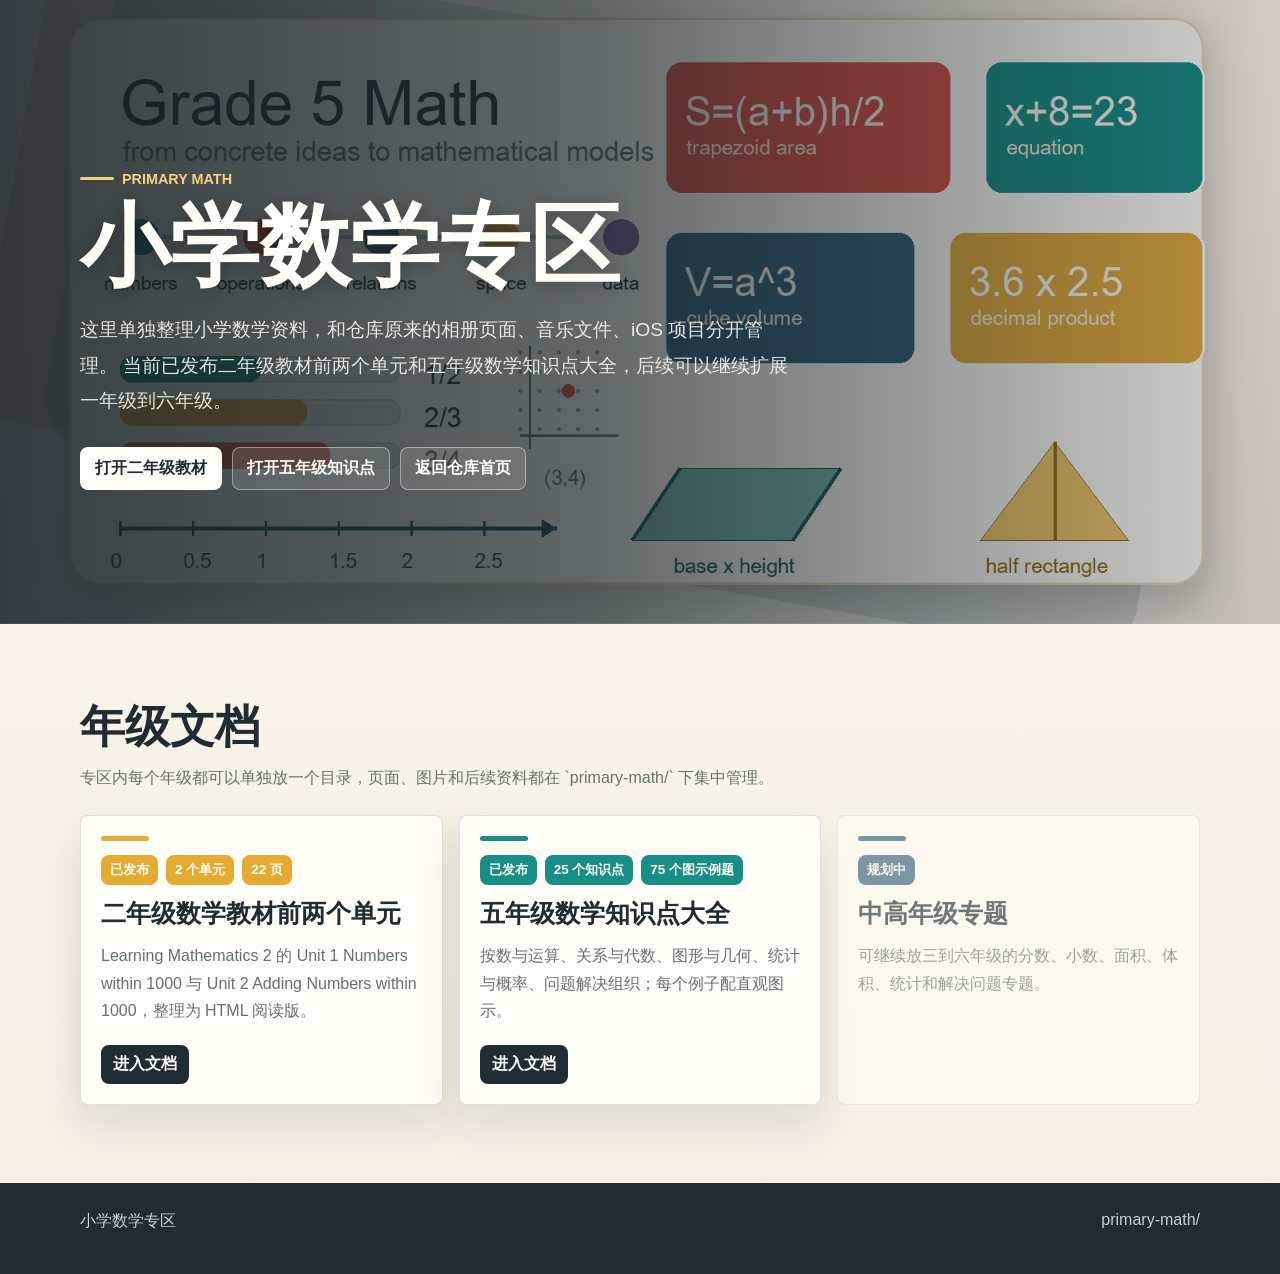
<file: primary-math/index.html>
<!doctype html>
<html lang="zh-CN">
<head>
  <meta charset="utf-8">
  <meta name="viewport" content="width=device-width, initial-scale=1">
  <title>小学数学专区</title>
  <meta name="description" content="小学数学专区，集中整理小学阶段数学知识点、例题和直观图示。">
  <style>
    :root {
      color-scheme: light;
      --ink: #202b32;
      --muted: #65726f;
      --paper: #fffdf7;
      --wash: #f5efe3;
      --teal: #178f86;
      --red: #d84f45;
      --gold: #e5aa32;
      --blue: #315f78;
      --line: rgba(32, 43, 50, .14);
      --shadow: 0 18px 48px rgba(33, 42, 38, .12);
      font-family: -apple-system, BlinkMacSystemFont, "Segoe UI", "PingFang SC", "Microsoft YaHei", sans-serif;
    }

    * {
      box-sizing: border-box;
    }

    body {
      margin: 0;
      color: var(--ink);
      background:
        linear-gradient(180deg, rgba(255, 253, 247, .72), rgba(245, 239, 227, .9)),
        var(--wash);
      letter-spacing: 0;
    }

    a {
      color: inherit;
      text-decoration: none;
    }

    .hero {
      min-height: 64svh;
      display: grid;
      align-items: end;
      background-image:
        linear-gradient(90deg, rgba(22, 31, 34, .86), rgba(22, 31, 34, .68) 46%, rgba(22, 31, 34, .18)),
        url("assets/grade5-math-hero.png");
      background-size: cover;
      background-position: center;
    }

    .hero-inner,
    .section-inner {
      width: min(1120px, calc(100% - 40px));
      margin: 0 auto;
    }

    .hero-inner {
      padding: 88px 0 56px;
      color: #fffdf7;
    }

    .kicker {
      display: inline-flex;
      gap: 8px;
      align-items: center;
      color: #f4d181;
      font-size: .9rem;
      font-weight: 850;
      text-transform: uppercase;
    }

    .kicker::before {
      content: "";
      width: 34px;
      height: 3px;
      border-radius: 8px;
      background: #f4d181;
    }

    h1,
    h2,
    h3,
    p {
      margin: 0;
    }

    h1 {
      max-width: 760px;
      margin-top: 16px;
      font-size: clamp(2.5rem, 8vw, 5.6rem);
      line-height: .98;
      font-weight: 900;
      text-shadow: 0 3px 18px rgba(0, 0, 0, .26);
    }

    .hero-copy {
      max-width: 720px;
      margin-top: 22px;
      color: rgba(255, 253, 247, .86);
      font-size: clamp(1rem, 2.2vw, 1.2rem);
      line-height: 1.85;
    }

    .nav-row {
      margin-top: 28px;
      display: flex;
      gap: 10px;
      flex-wrap: wrap;
    }

    .button {
      min-height: 42px;
      padding: 10px 14px;
      border: 1px solid rgba(255, 253, 247, .42);
      border-radius: 8px;
      display: inline-flex;
      align-items: center;
      justify-content: center;
      color: #fffdf7;
      background: rgba(255, 253, 247, .12);
      font-weight: 800;
    }

    .button.primary {
      color: var(--ink);
      background: #fffdf7;
      border-color: transparent;
    }

    section {
      padding: clamp(44px, 7vw, 78px) 0;
    }

    .section-title {
      display: grid;
      gap: 12px;
      margin-bottom: 22px;
    }

    h2 {
      font-size: clamp(1.8rem, 4vw, 2.8rem);
      line-height: 1.1;
    }

    .section-title p {
      max-width: 720px;
      color: var(--muted);
      line-height: 1.85;
    }

    .grade-grid {
      display: grid;
      grid-template-columns: repeat(3, minmax(0, 1fr));
      gap: 16px;
    }

    .grade-card {
      min-height: 230px;
      padding: 20px;
      border: 1px solid var(--line);
      border-radius: 8px;
      background: var(--paper);
      box-shadow: var(--shadow);
      display: grid;
      gap: 14px;
      align-content: start;
      position: relative;
      overflow: hidden;
    }

    .grade-card::before {
      content: "";
      width: 48px;
      height: 5px;
      border-radius: 8px;
      background: var(--card-color, var(--teal));
    }

    .grade-card h3 {
      font-size: 1.55rem;
      line-height: 1.2;
    }

    .grade-card p {
      color: var(--muted);
      line-height: 1.72;
    }

    .meta {
      display: flex;
      gap: 8px;
      flex-wrap: wrap;
    }

    .pill {
      border-radius: 8px;
      padding: 6px 9px;
      color: #fffdf7;
      background: var(--card-color, var(--teal));
      font-size: .84rem;
      font-weight: 850;
    }

    .card-action {
      width: max-content;
      min-height: 38px;
      margin-top: 6px;
      padding: 9px 12px;
      border-radius: 8px;
      color: #fffdf7;
      background: var(--ink);
      font-weight: 850;
    }

    .placeholder {
      opacity: .62;
      box-shadow: none;
    }

    .footer {
      padding: 28px 20px 42px;
      color: rgba(255, 253, 247, .78);
      background: #202b32;
    }

    .footer-inner {
      max-width: 1120px;
      margin: 0 auto;
      display: flex;
      justify-content: space-between;
      gap: 12px;
      flex-wrap: wrap;
    }

    @media (max-width: 860px) {
      .grade-grid {
        grid-template-columns: 1fr;
      }
    }

    @media (max-width: 560px) {
      .hero {
        min-height: 70svh;
        background-image:
          linear-gradient(90deg, rgba(22, 31, 34, .94), rgba(22, 31, 34, .82) 65%, rgba(22, 31, 34, .58)),
          url("assets/grade5-math-hero.png");
        background-position: 32% center;
      }

      .hero-inner,
      .section-inner {
        width: min(100% - 28px, 1120px);
      }

      h1 {
        font-size: clamp(2.3rem, 13vw, 3.3rem);
      }
    }
  </style>
</head>
<body>
  <main>
    <section class="hero" aria-label="小学数学专区">
      <div class="hero-inner">
        <div class="kicker">Primary Math</div>
        <h1>小学数学专区</h1>
        <p class="hero-copy">
          这里单独整理小学数学资料，和仓库原来的相册页面、音乐文件、iOS 项目分开管理。
          当前已发布二年级教材前两个单元和五年级数学知识点大全，后续可以继续扩展一年级到六年级。
        </p>
        <div class="nav-row">
          <a class="button primary" href="grade2/">打开二年级教材</a>
          <a class="button" href="grade5/">打开五年级知识点</a>
          <a class="button" href="../">返回仓库首页</a>
        </div>
      </div>
    </section>

    <section>
      <div class="section-inner">
        <div class="section-title">
          <h2>年级文档</h2>
          <p>专区内每个年级都可以单独放一个目录，页面、图片和后续资料都在 `primary-math/` 下集中管理。</p>
        </div>

        <div class="grade-grid">
          <a class="grade-card" style="--card-color: var(--gold)" href="grade2/">
            <div class="meta">
              <span class="pill">已发布</span>
              <span class="pill">2 个单元</span>
              <span class="pill">22 页</span>
            </div>
            <h3>二年级数学教材前两个单元</h3>
            <p>Learning Mathematics 2 的 Unit 1 Numbers within 1000 与 Unit 2 Adding Numbers within 1000，整理为 HTML 阅读版。</p>
            <span class="card-action">进入文档</span>
          </a>

          <a class="grade-card" style="--card-color: var(--teal)" href="grade5/">
            <div class="meta">
              <span class="pill">已发布</span>
              <span class="pill">25 个知识点</span>
              <span class="pill">75 个图示例题</span>
            </div>
            <h3>五年级数学知识点大全</h3>
            <p>按数与运算、关系与代数、图形与几何、统计与概率、问题解决组织；每个例子配直观图示。</p>
            <span class="card-action">进入文档</span>
          </a>

          <article class="grade-card placeholder" style="--card-color: var(--blue)">
            <div class="meta"><span class="pill">规划中</span></div>
            <h3>中高年级专题</h3>
            <p>可继续放三到六年级的分数、小数、面积、体积、统计和解决问题专题。</p>
          </article>
        </div>
      </div>
    </section>
  </main>

  <footer class="footer">
    <div class="footer-inner">
      <span>小学数学专区</span>
      <span>primary-math/</span>
    </div>
  </footer>
</body>
</html>
</file>
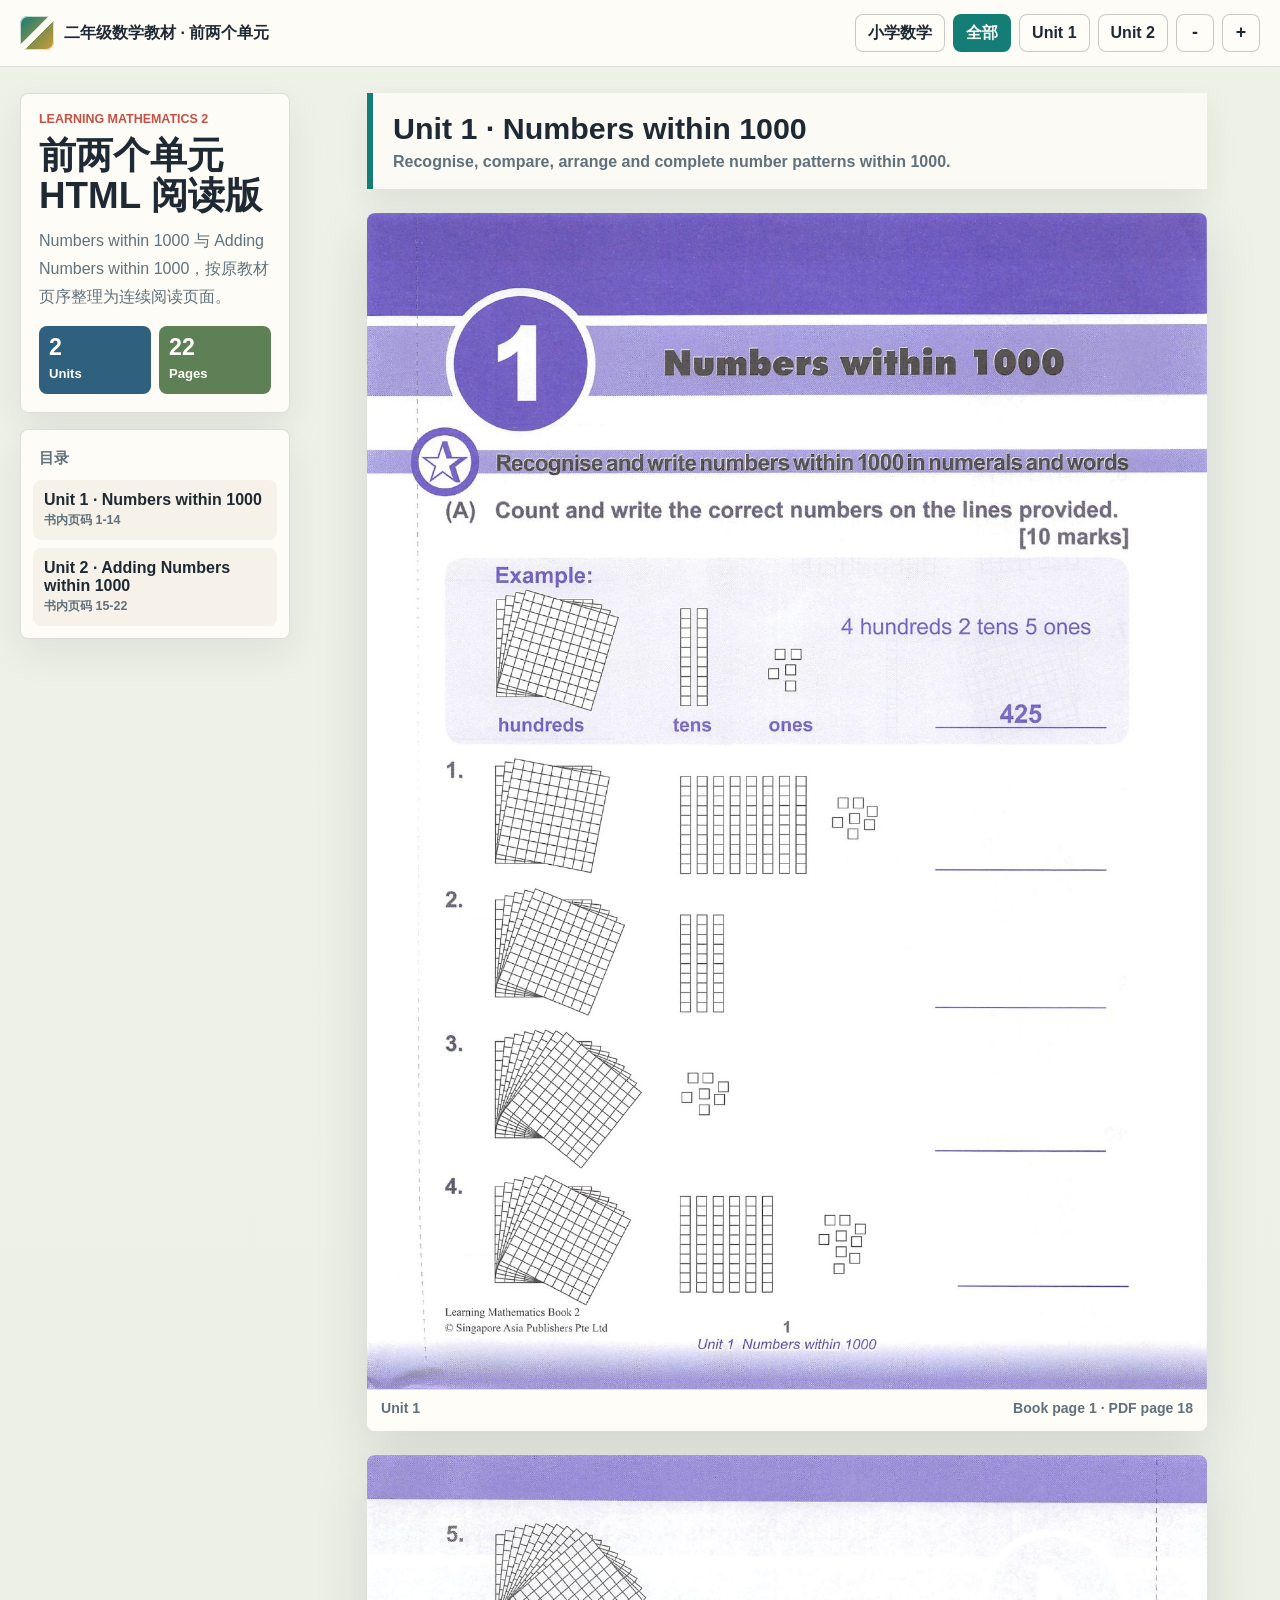
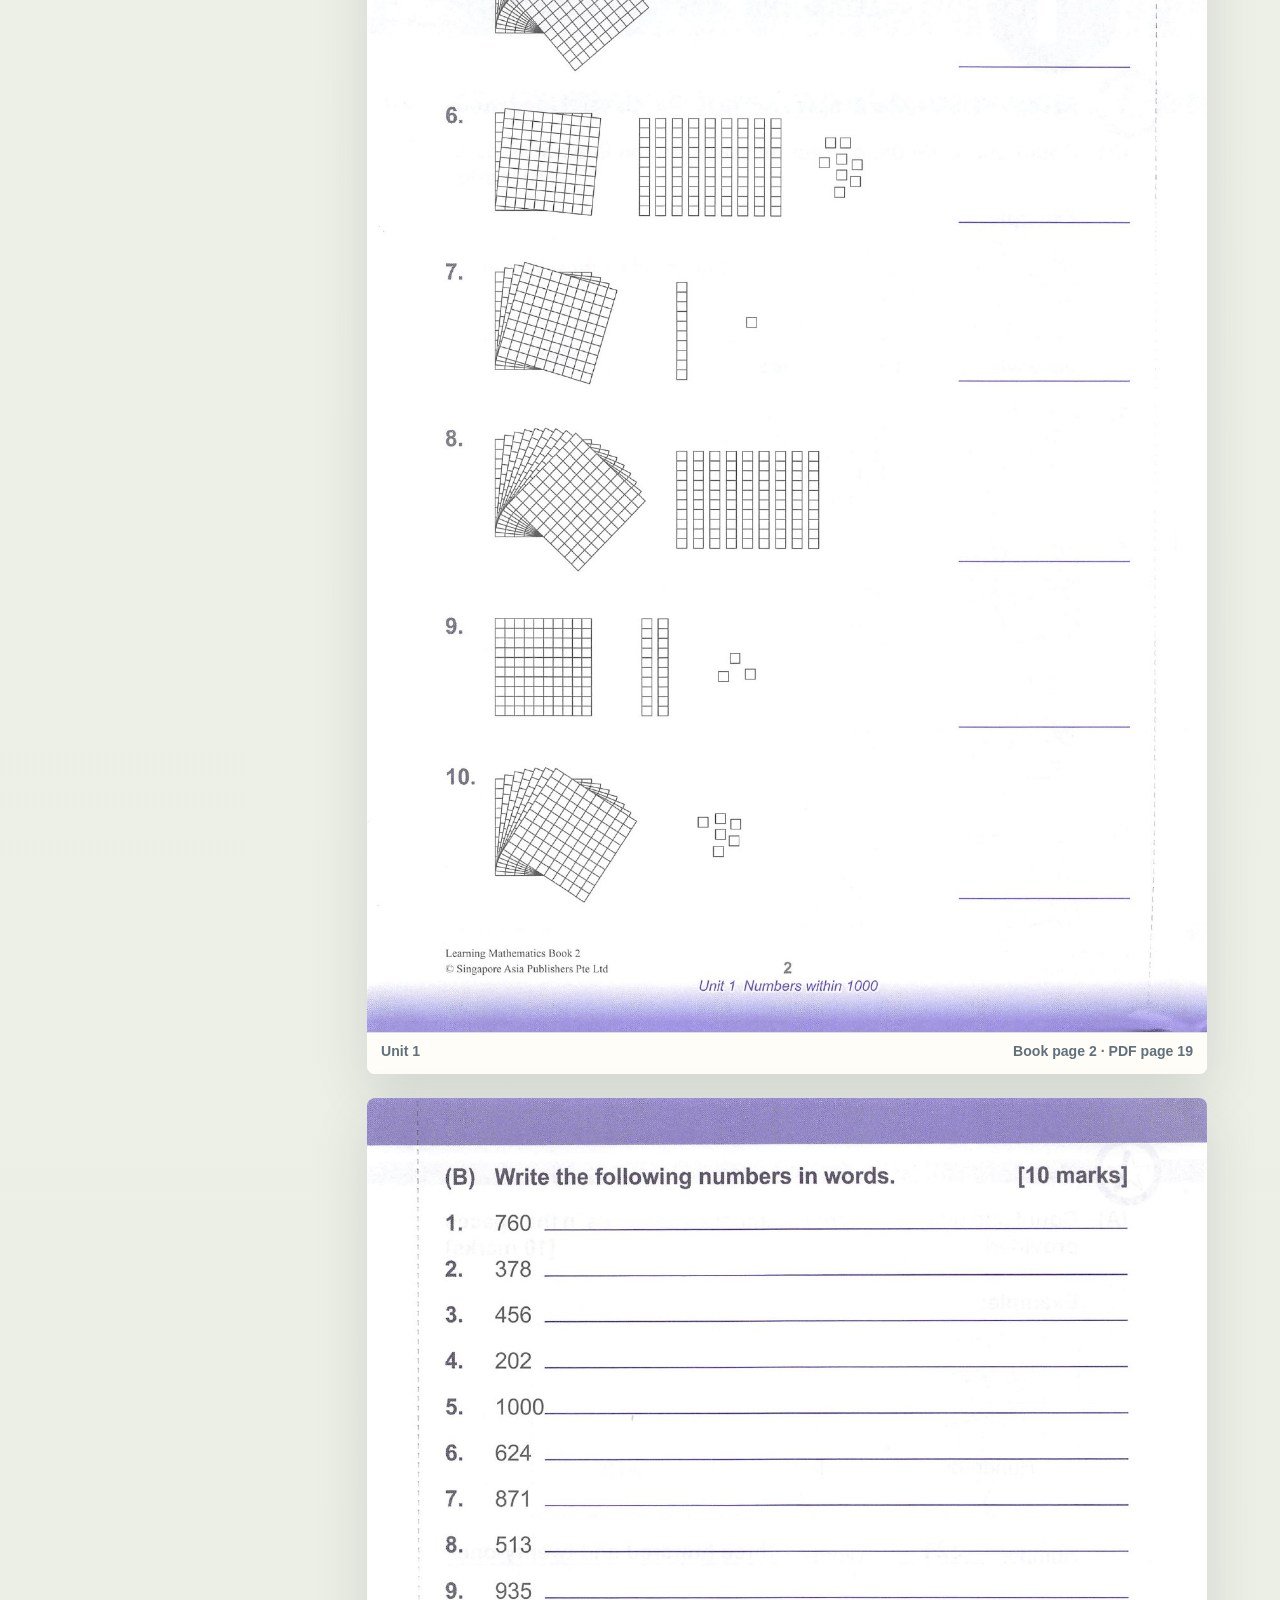
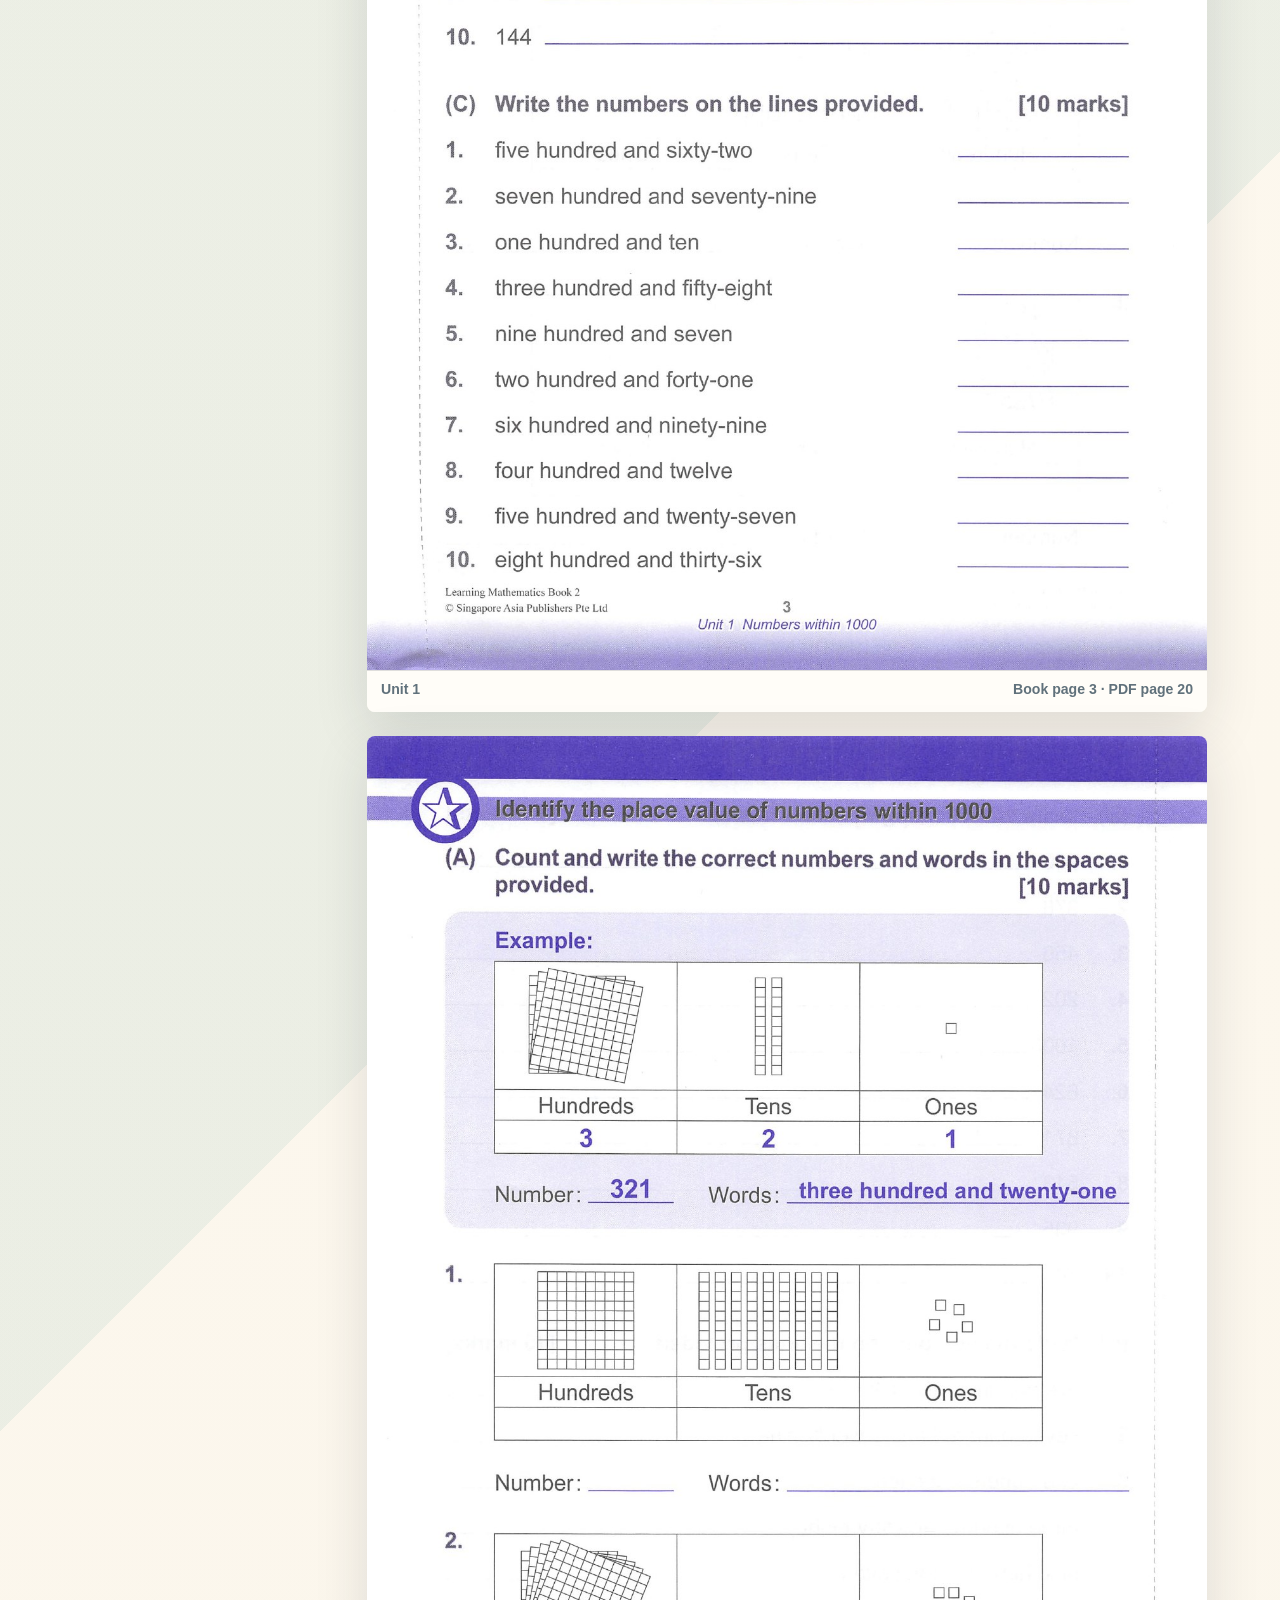
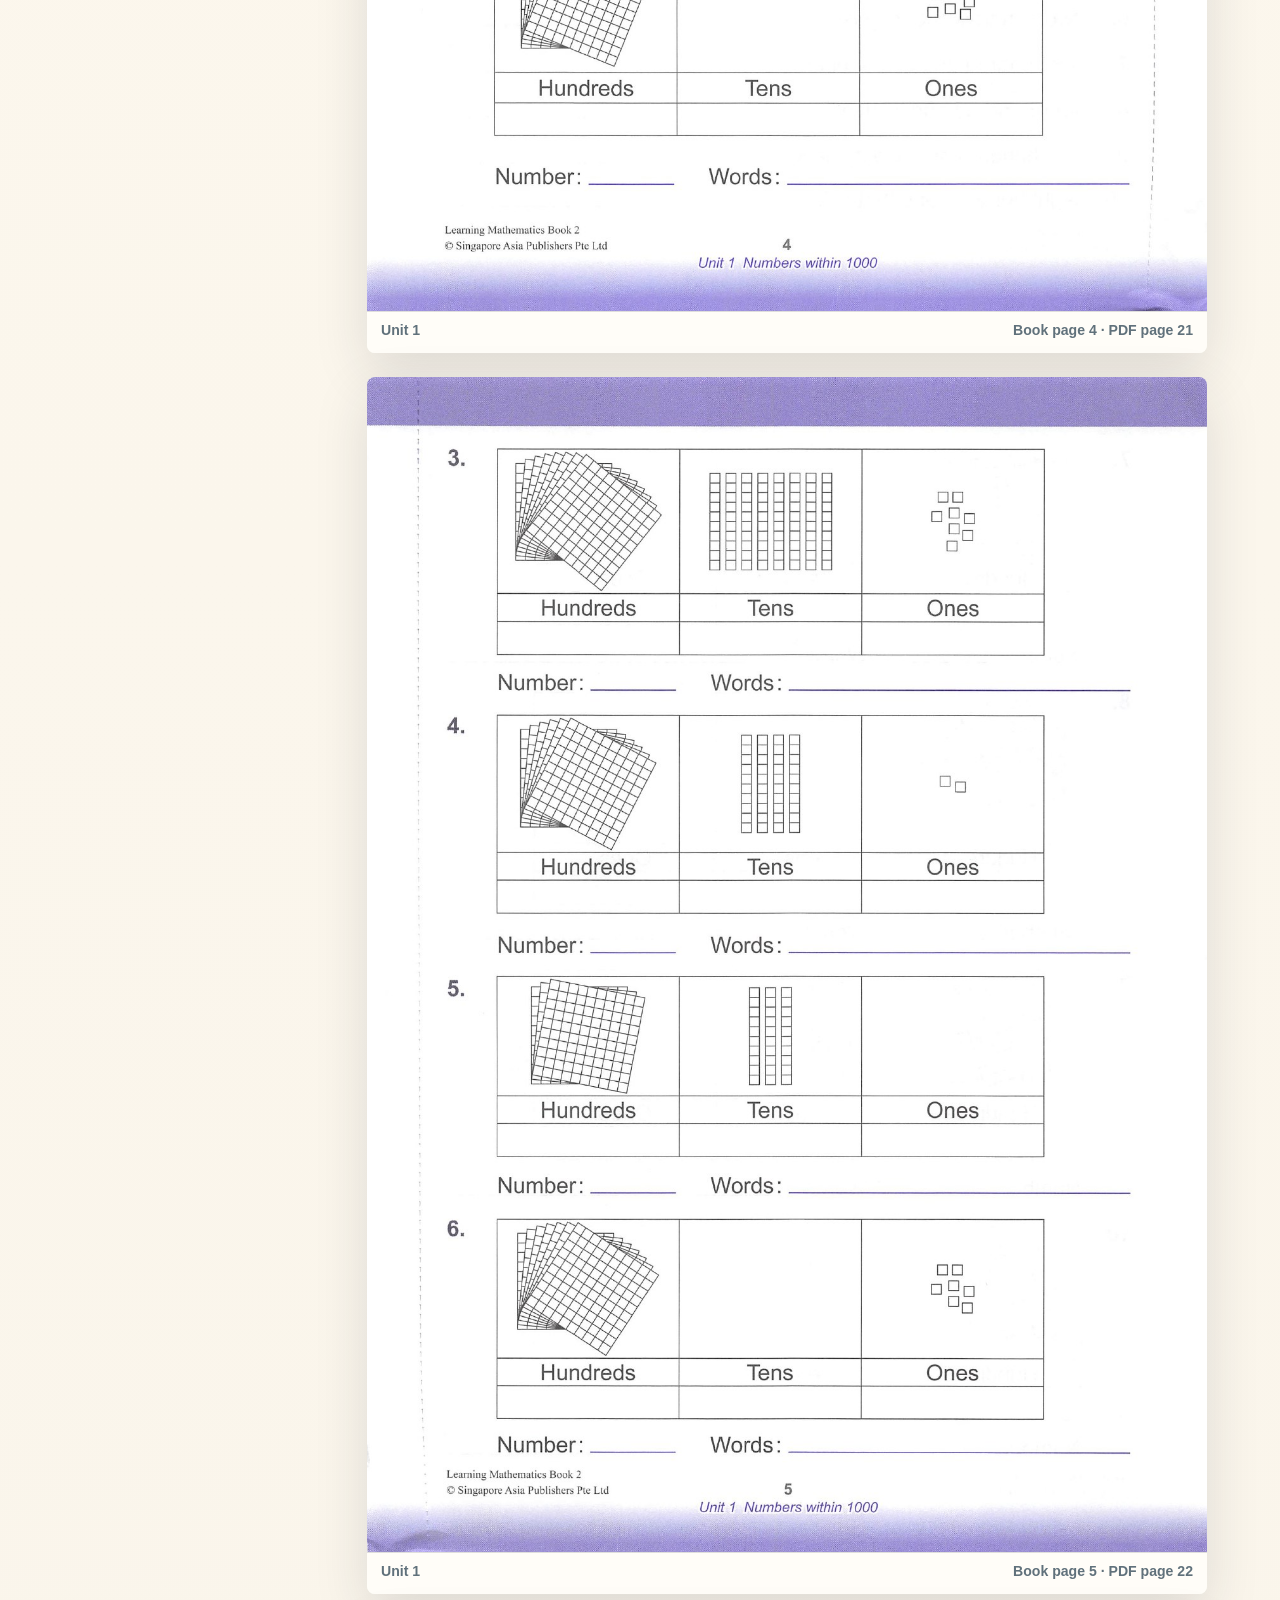
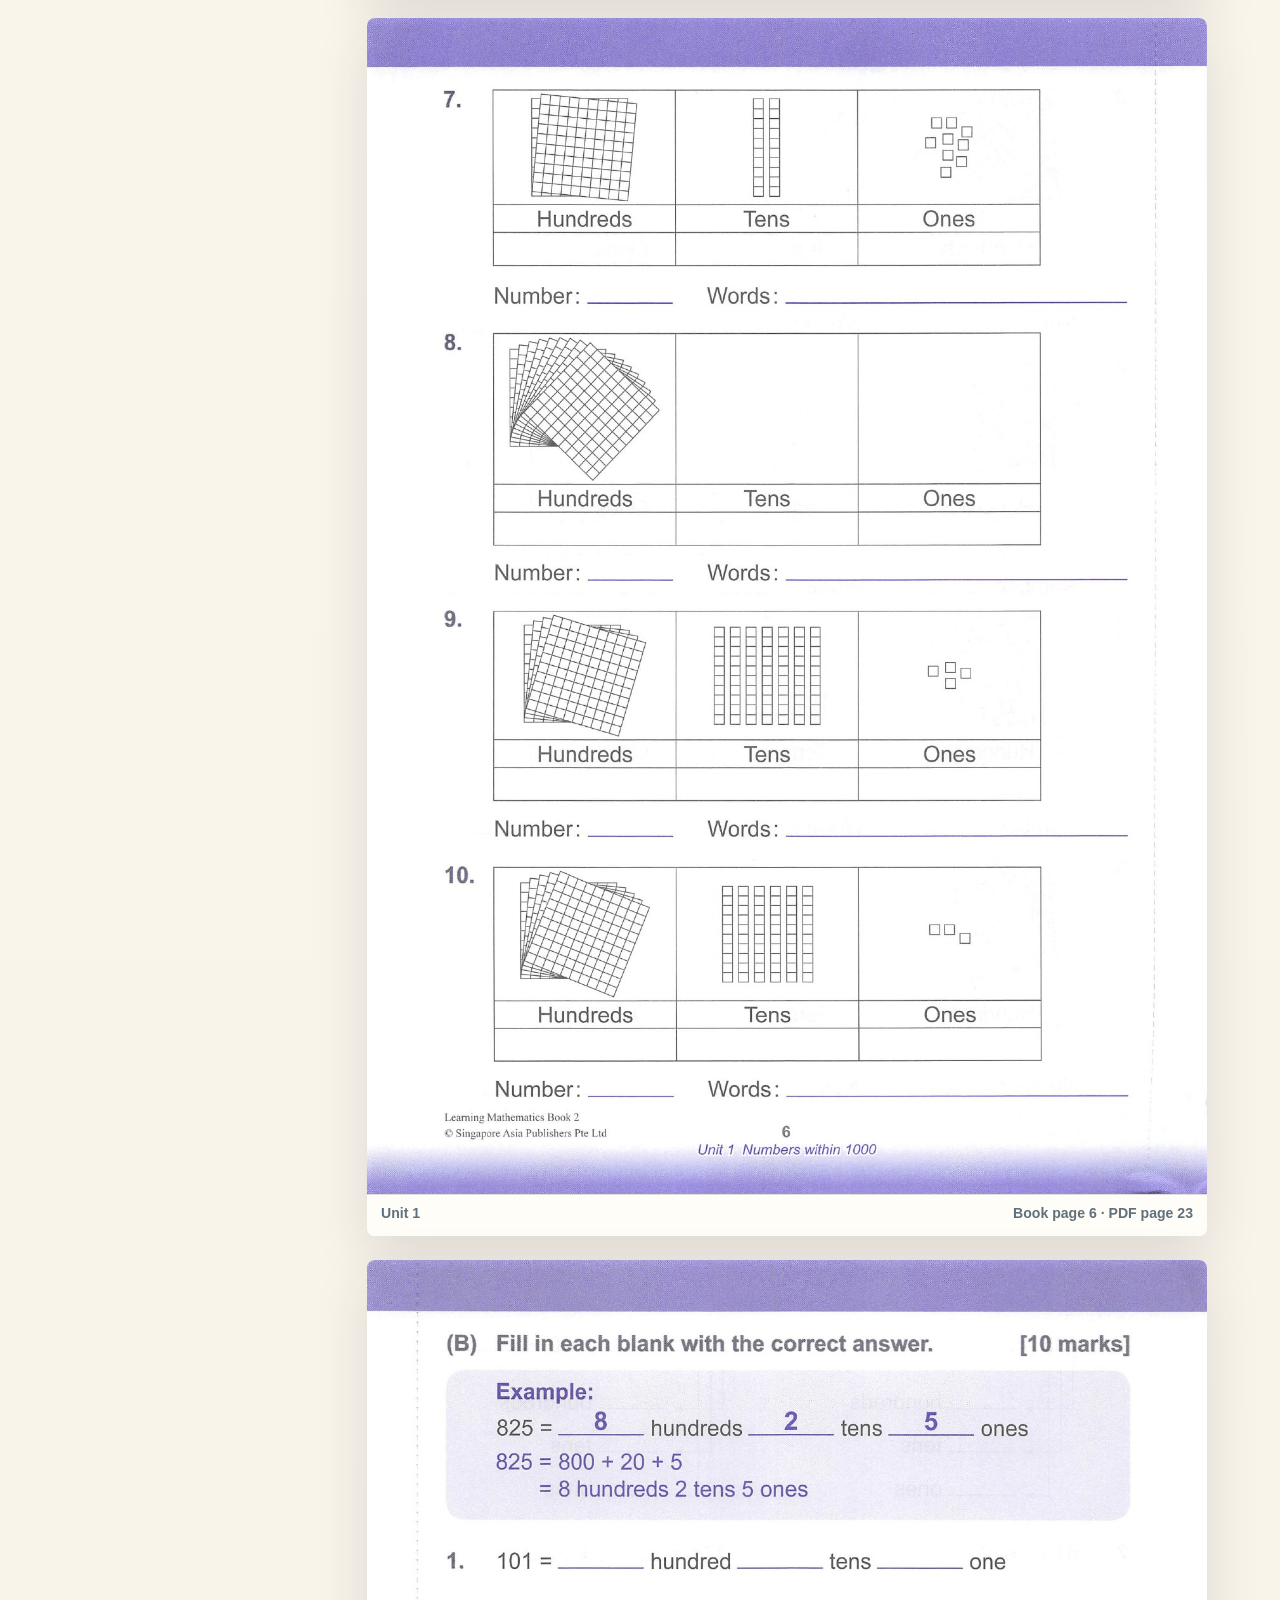
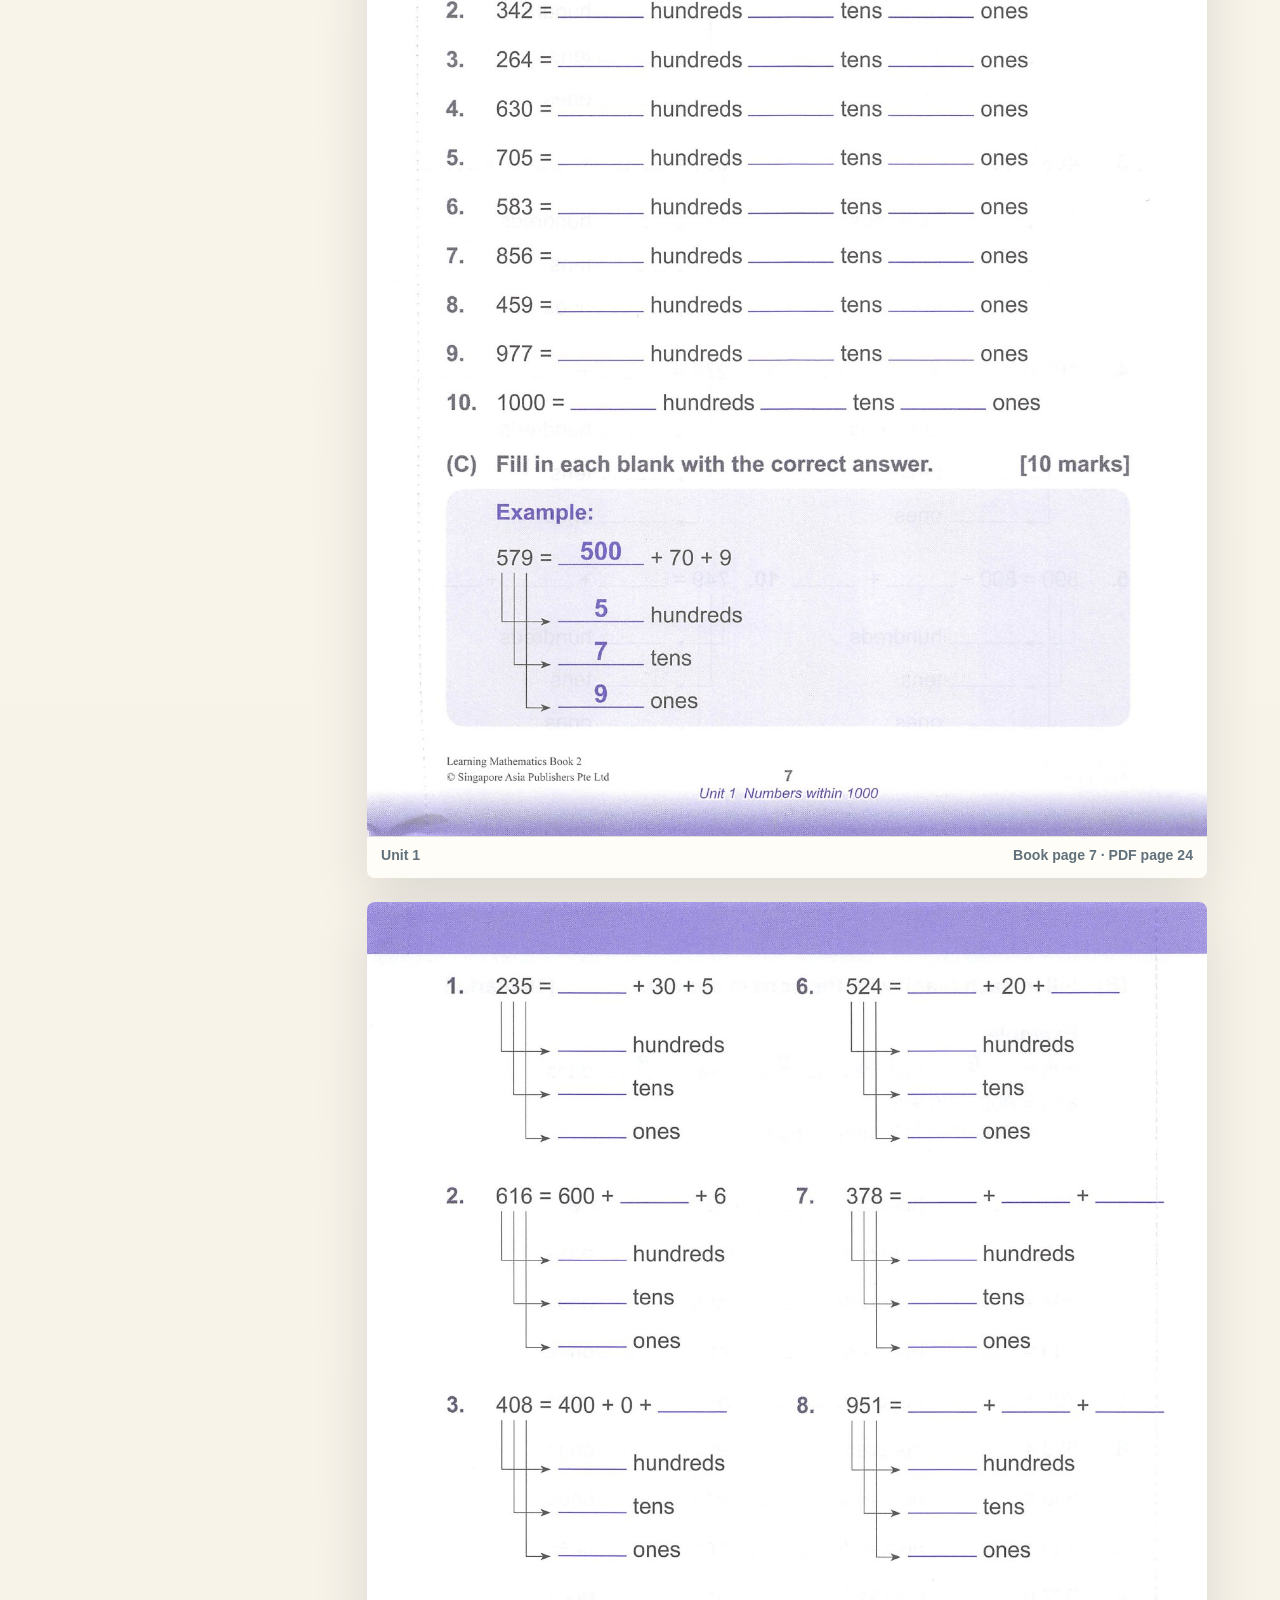
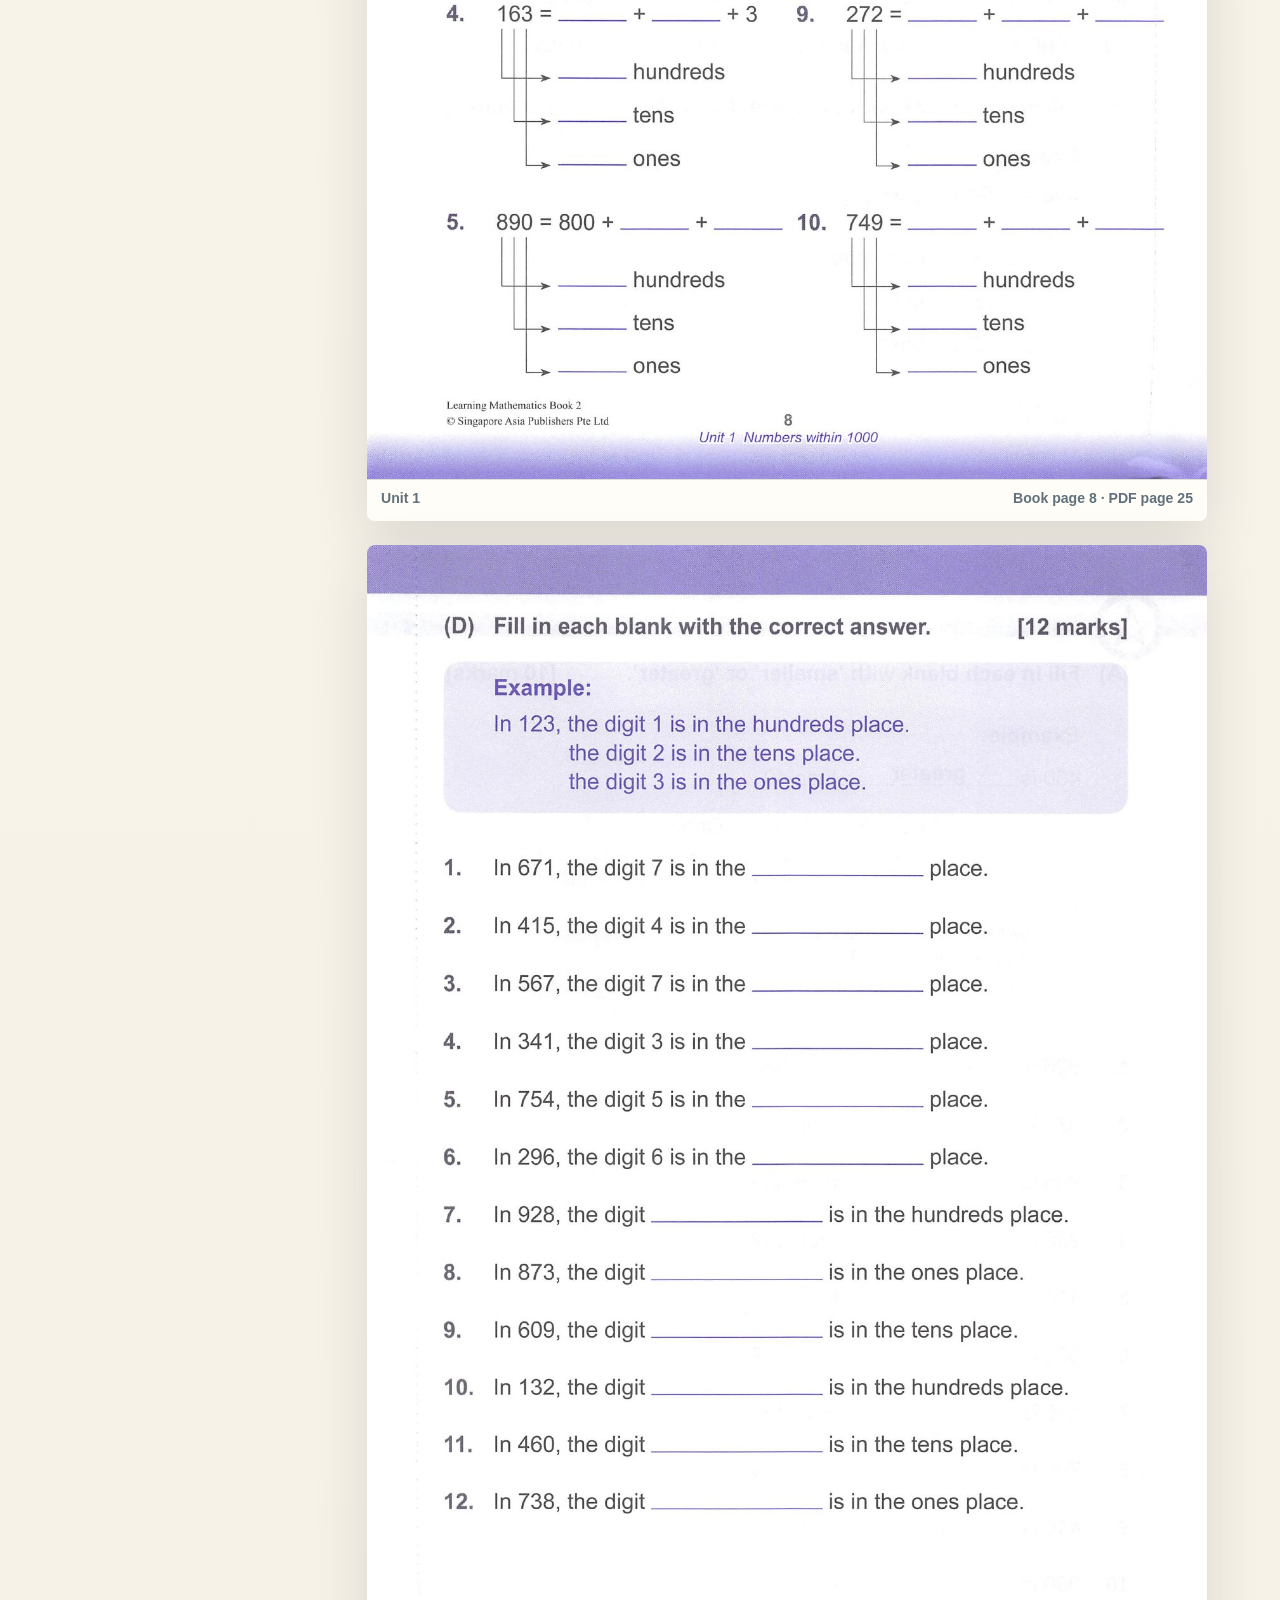
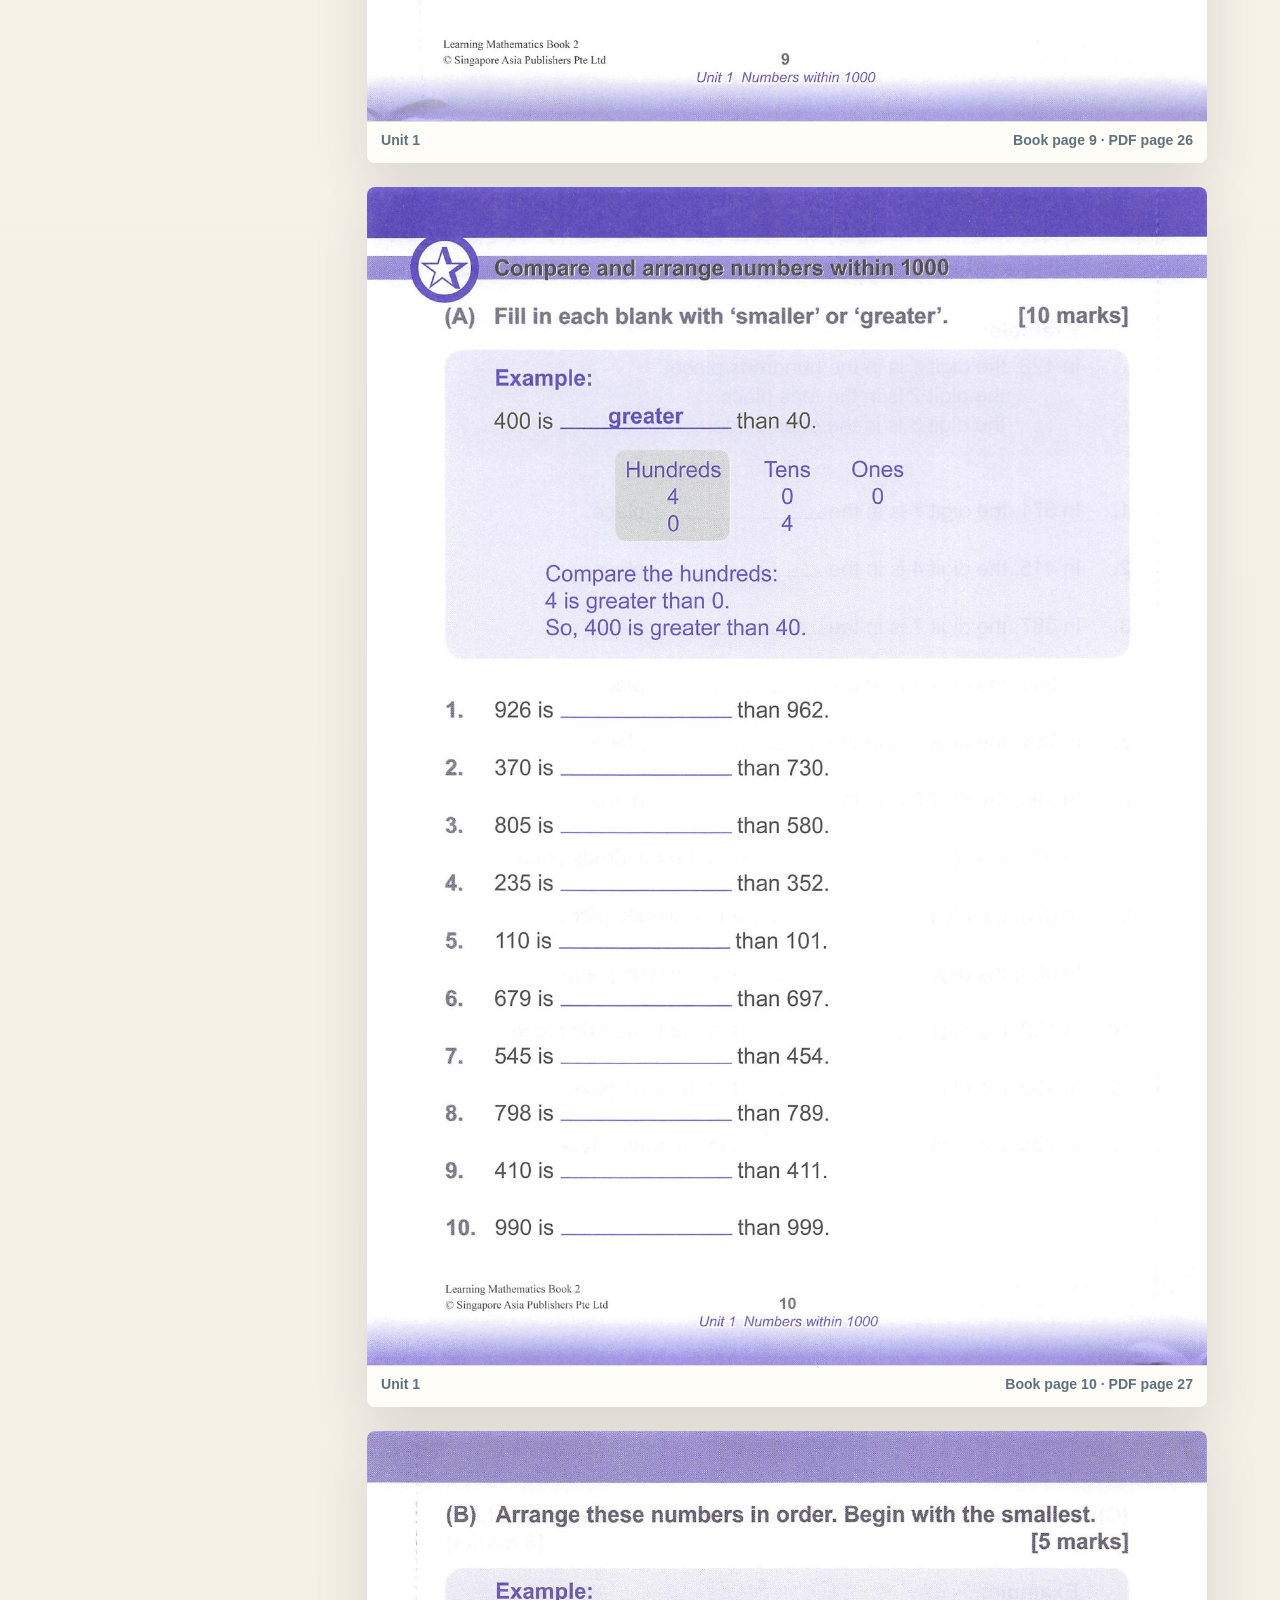
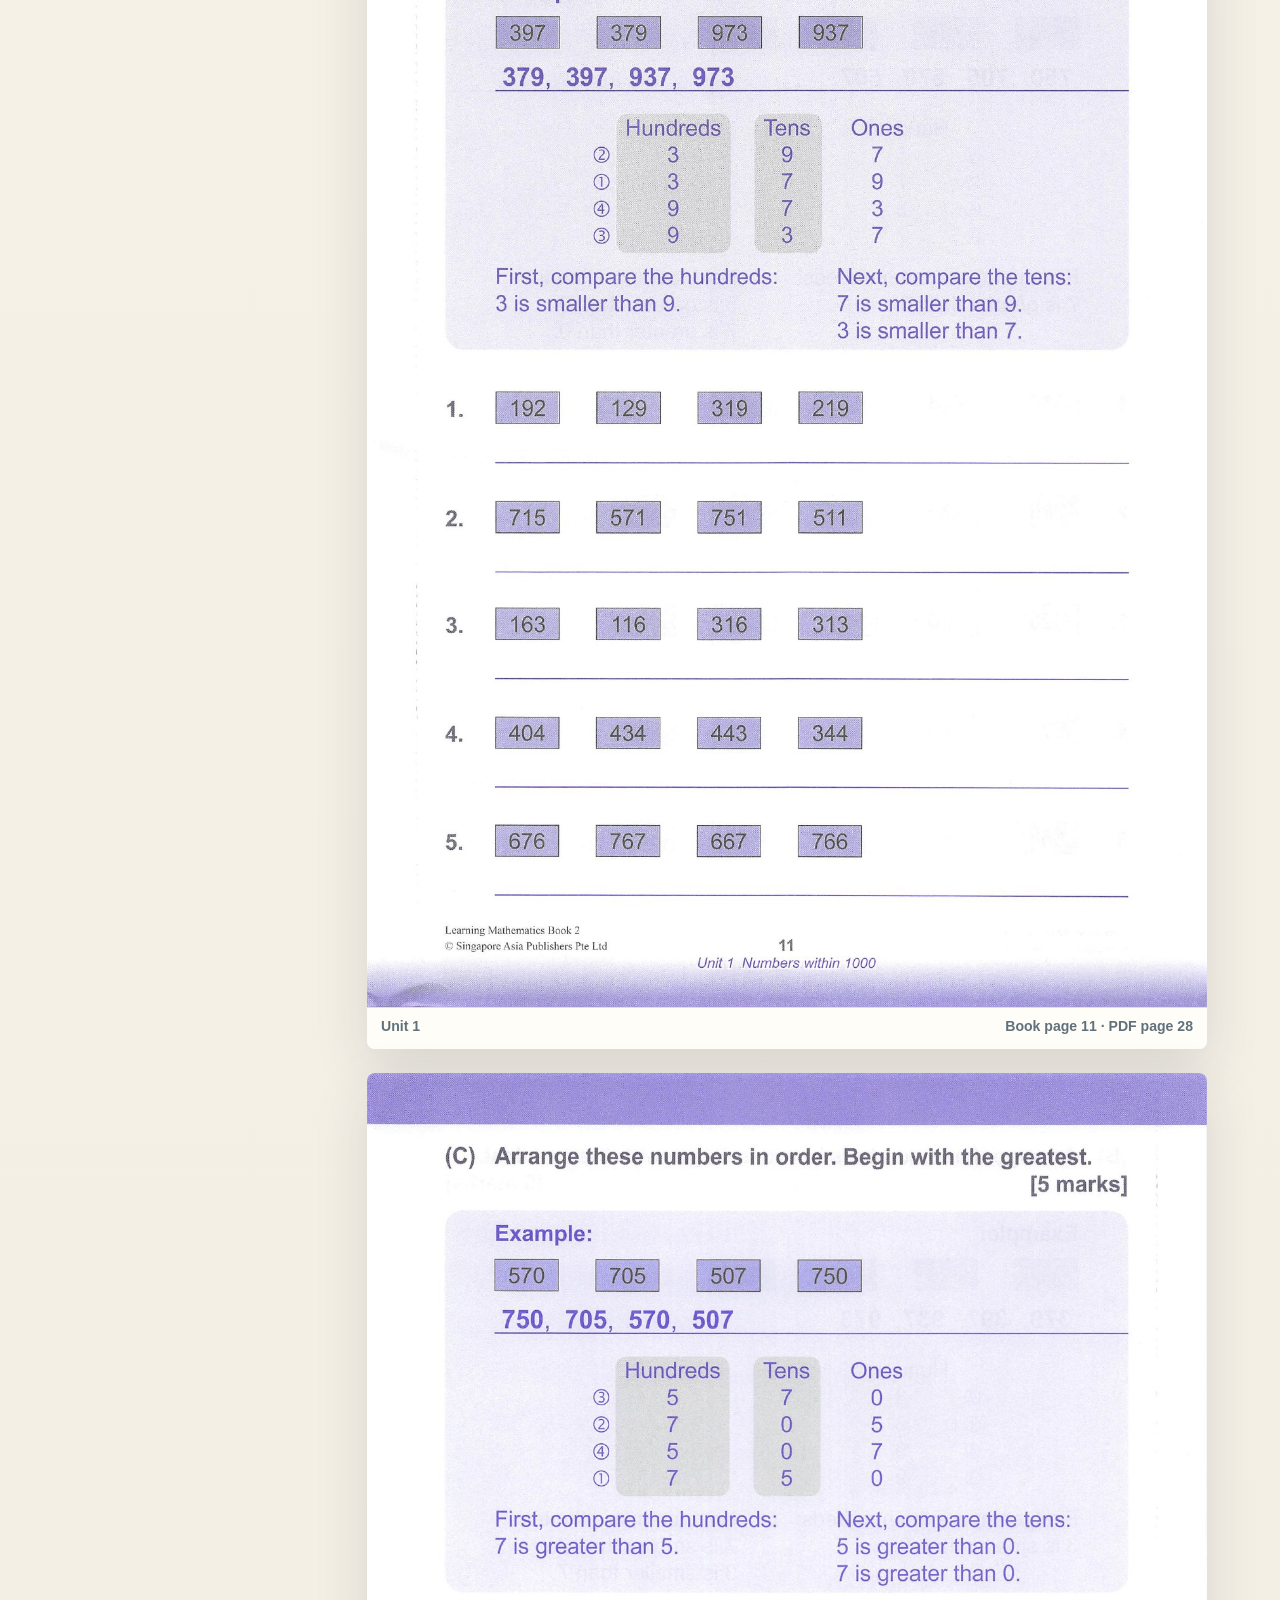
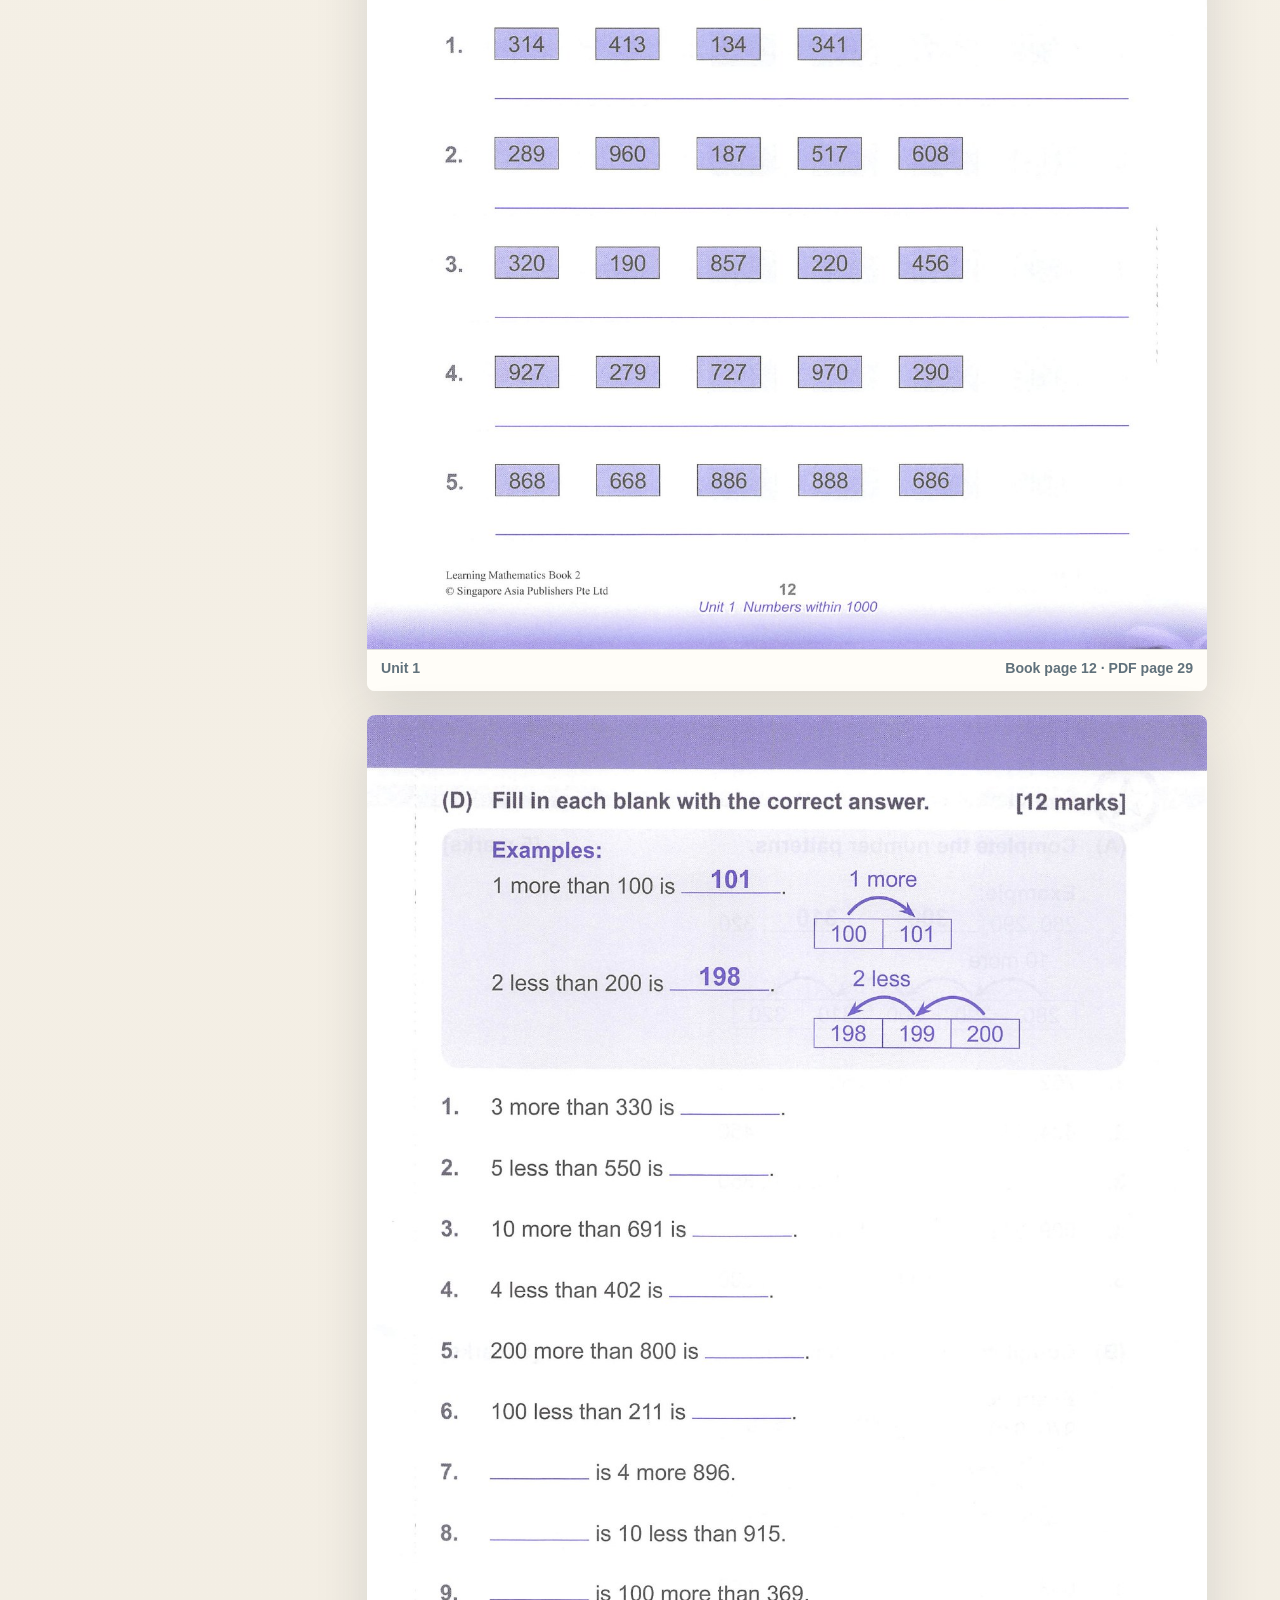
<file: primary-math/grade2/index.html>
<!doctype html>
<html lang="zh-CN">
<head>
  <meta charset="utf-8">
  <meta name="viewport" content="width=device-width, initial-scale=1">
  <title>二年级数学教材 - 前两个单元</title>
  <meta name="description" content="Learning Mathematics 2 前两个单元 HTML 阅读版：Numbers within 1000 与 Adding Numbers within 1000。">
  <style>
    :root {
      color-scheme: light;
      --ink: #1f2933;
      --muted: #60717b;
      --paper: #fffdf8;
      --canvas: #f3eee4;
      --line: rgba(31, 41, 51, .14);
      --line-strong: rgba(31, 41, 51, .24);
      --teal: #147d76;
      --coral: #c94f45;
      --gold: #d39b2f;
      --blue: #2f607d;
      --green: #5e8057;
      --shadow: 0 18px 54px rgba(31, 41, 51, .13);
      --page-width: min(100%, 840px);
      --reader-scale: 1;
      font-family: -apple-system, BlinkMacSystemFont, "Segoe UI", "PingFang SC", "Microsoft YaHei", sans-serif;
    }

    * {
      box-sizing: border-box;
    }

    html {
      scroll-behavior: smooth;
      background: var(--canvas);
    }

    body {
      margin: 0;
      min-width: 320px;
      color: var(--ink);
      background:
        linear-gradient(135deg, rgba(20, 125, 118, .07) 0 16%, transparent 16% 100%),
        linear-gradient(180deg, #fffaf0 0%, var(--canvas) 58%, #eaf1ec 100%);
      letter-spacing: 0;
    }

    a {
      color: inherit;
      text-decoration: none;
    }

    button {
      border: 0;
      font: inherit;
      cursor: pointer;
    }

    .topbar {
      position: sticky;
      top: 0;
      z-index: 50;
      border-bottom: 1px solid var(--line);
      background: rgba(255, 253, 248, .92);
      backdrop-filter: blur(16px);
    }

    .topbar-inner {
      width: min(1240px, calc(100% - 36px));
      min-height: 66px;
      margin: 0 auto;
      display: grid;
      grid-template-columns: minmax(0, 1fr) auto;
      align-items: center;
      gap: 16px;
    }

    .brand {
      min-width: 0;
      display: flex;
      align-items: center;
      gap: 10px;
      font-weight: 850;
    }

    .brand-mark {
      width: 34px;
      height: 34px;
      flex: 0 0 auto;
      border-radius: 8px;
      background:
        linear-gradient(135deg, transparent 42%, rgba(255, 253, 248, .96) 43% 56%, transparent 57%),
        linear-gradient(135deg, var(--teal), var(--gold));
      box-shadow: inset 0 0 0 1px rgba(255, 255, 255, .7);
    }

    .brand-text {
      overflow: hidden;
      text-overflow: ellipsis;
      white-space: nowrap;
    }

    .controls {
      display: flex;
      align-items: center;
      justify-content: flex-end;
      gap: 8px;
      flex-wrap: wrap;
    }

    .nav-link,
    .control-button,
    .unit-tab {
      min-height: 38px;
      padding: 8px 12px;
      border: 1px solid var(--line-strong);
      border-radius: 8px;
      display: inline-flex;
      align-items: center;
      justify-content: center;
      color: var(--ink);
      background: rgba(255, 253, 248, .84);
      font-weight: 760;
      line-height: 1.1;
    }

    .control-button {
      width: 38px;
      padding: 0;
      font-size: 1.12rem;
    }

    .nav-link:hover,
    .control-button:hover,
    .unit-tab:hover {
      border-color: rgba(20, 125, 118, .5);
      background: #fff;
    }

    .unit-tab.active {
      color: #fffdf8;
      border-color: transparent;
      background: var(--teal);
    }

    .layout {
      width: min(1240px, calc(100% - 36px));
      margin: 0 auto;
      padding: 26px 0 52px;
      display: grid;
      grid-template-columns: 270px minmax(0, 1fr);
      gap: 24px;
      align-items: start;
    }

    .sidebar {
      position: sticky;
      top: 88px;
      display: grid;
      gap: 16px;
    }

    .title-block,
    .outline {
      border: 1px solid var(--line);
      border-radius: 8px;
      background: rgba(255, 253, 248, .9);
      box-shadow: 0 14px 38px rgba(31, 41, 51, .08);
    }

    .title-block {
      padding: 18px;
    }

    .eyebrow {
      margin: 0 0 10px;
      color: var(--coral);
      font-size: .78rem;
      font-weight: 900;
      text-transform: uppercase;
    }

    h1,
    h2,
    p {
      margin: 0;
    }

    h1 {
      font-size: clamp(1.6rem, 3vw, 2.3rem);
      line-height: 1.08;
      font-weight: 900;
    }

    .summary {
      margin-top: 12px;
      color: var(--muted);
      line-height: 1.72;
    }

    .stats {
      margin-top: 16px;
      display: grid;
      grid-template-columns: repeat(2, minmax(0, 1fr));
      gap: 8px;
    }

    .stat {
      min-height: 68px;
      padding: 10px;
      border-radius: 8px;
      color: #fffdf8;
      background: var(--blue);
    }

    .stat:nth-child(2) {
      background: var(--green);
    }

    .stat strong {
      display: block;
      font-size: 1.45rem;
      line-height: 1;
    }

    .stat span {
      display: block;
      margin-top: 7px;
      font-size: .82rem;
      font-weight: 760;
    }

    .outline {
      padding: 12px;
    }

    .outline h2 {
      padding: 6px 6px 11px;
      font-size: .95rem;
      color: var(--muted);
    }

    .outline-list {
      display: grid;
      gap: 8px;
    }

    .outline a {
      min-height: 44px;
      padding: 10px;
      border-radius: 8px;
      display: grid;
      gap: 3px;
      border: 1px solid transparent;
      background: rgba(243, 238, 228, .74);
      font-weight: 850;
    }

    .outline a:hover {
      border-color: rgba(20, 125, 118, .4);
      background: #fff;
    }

    .outline small {
      color: var(--muted);
      font-size: .78rem;
      font-weight: 760;
    }

    .reader {
      display: grid;
      justify-items: center;
      gap: 24px;
    }

    .unit-heading {
      width: min(100%, calc(var(--page-width) * var(--reader-scale)));
      padding: 18px 20px;
      border-left: 6px solid var(--teal);
      background: rgba(255, 253, 248, .82);
      box-shadow: 0 12px 32px rgba(31, 41, 51, .08);
    }

    .unit-heading.unit-two {
      border-color: var(--coral);
    }

    .unit-heading h2 {
      font-size: clamp(1.25rem, 3vw, 1.9rem);
      line-height: 1.16;
    }

    .unit-heading p {
      margin-top: 7px;
      color: var(--muted);
      font-weight: 680;
    }

    .page {
      width: min(100%, calc(var(--page-width) * var(--reader-scale)));
      margin: 0;
      border-radius: 8px;
      overflow: hidden;
      background: var(--paper);
      box-shadow: var(--shadow);
      transform-origin: top center;
    }

    .page img {
      width: 100%;
      height: auto;
      display: block;
      background: var(--paper);
    }

    .page figcaption {
      min-height: 42px;
      padding: 10px 14px;
      border-top: 1px solid var(--line);
      display: flex;
      justify-content: space-between;
      gap: 12px;
      color: var(--muted);
      font-size: .88rem;
      font-weight: 760;
      background: #fffdf8;
    }

    .reader.filtered .page,
    .reader.filtered .unit-heading {
      display: none;
    }

    .reader.filtered[data-active-unit="1"] [data-unit="1"],
    .reader.filtered[data-active-unit="2"] [data-unit="2"] {
      display: block;
    }

    .reader.filtered[data-active-unit="1"] .unit-heading[data-unit="1"],
    .reader.filtered[data-active-unit="2"] .unit-heading[data-unit="2"] {
      display: block;
    }

    @media (max-width: 960px) {
      .topbar-inner {
        grid-template-columns: 1fr;
        padding: 10px 0;
      }

      .controls {
        justify-content: flex-start;
      }

      .layout {
        grid-template-columns: 1fr;
      }

      .sidebar {
        order: 2;
        position: static;
      }

      .reader {
        order: 1;
      }

      .title-block,
      .outline {
        box-shadow: none;
      }

      .outline-list {
        grid-template-columns: repeat(2, minmax(0, 1fr));
      }
    }

    @media (max-width: 560px) {
      .topbar-inner,
      .layout {
        width: min(100% - 24px, 1240px);
      }

      .controls {
        display: grid;
        grid-template-columns: repeat(4, minmax(0, 1fr));
        width: 100%;
      }

      .nav-link,
      .unit-tab {
        min-width: 0;
        padding: 8px 7px;
        font-size: .84rem;
      }

      .control-button {
        width: auto;
      }

      .outline-list,
      .stats {
        grid-template-columns: 1fr;
      }

      .page figcaption {
        display: grid;
        gap: 3px;
      }
    }
  </style>
</head>
<body>
  <header class="topbar">
    <div class="topbar-inner">
      <a class="brand" href="../" aria-label="返回小学数学专区">
        <span class="brand-mark" aria-hidden="true"></span>
        <span class="brand-text">二年级数学教材 · 前两个单元</span>
      </a>
      <nav class="controls" aria-label="阅读控制">
        <a class="nav-link" href="../">小学数学</a>
        <button class="unit-tab active" type="button" data-filter="all">全部</button>
        <button class="unit-tab" type="button" data-filter="1">Unit 1</button>
        <button class="unit-tab" type="button" data-filter="2">Unit 2</button>
        <button class="control-button" type="button" data-zoom="-1" aria-label="缩小">-</button>
        <button class="control-button" type="button" data-zoom="1" aria-label="放大">+</button>
      </nav>
    </div>
  </header>

  <main class="layout">
    <aside class="sidebar">
      <section class="title-block" aria-labelledby="book-title">
        <p class="eyebrow">Learning Mathematics 2</p>
        <h1 id="book-title">前两个单元 HTML 阅读版</h1>
        <p class="summary">Numbers within 1000 与 Adding Numbers within 1000，按原教材页序整理为连续阅读页面。</p>
        <div class="stats" aria-label="页面统计">
          <div class="stat">
            <strong>2</strong>
            <span>Units</span>
          </div>
          <div class="stat">
            <strong>22</strong>
            <span>Pages</span>
          </div>
        </div>
      </section>

      <nav class="outline" aria-labelledby="outline-title">
        <h2 id="outline-title">目录</h2>
        <div class="outline-list">
          <a href="#unit-1">
            <span>Unit 1 · Numbers within 1000</span>
            <small>书内页码 1-14</small>
          </a>
          <a href="#unit-2">
            <span>Unit 2 · Adding Numbers within 1000</span>
            <small>书内页码 15-22</small>
          </a>
        </div>
      </nav>
    </aside>

    <section class="reader" id="reader" aria-label="教材页面">
      <header class="unit-heading" id="unit-1" data-unit="1">
        <h2>Unit 1 · Numbers within 1000</h2>
        <p>Recognise, compare, arrange and complete number patterns within 1000.</p>
      </header>

      <figure class="page" id="page-1" data-unit="1">
        <img src="assets/pages/page-018.jpg" alt="Unit 1, book page 1" width="1324" height="1853" fetchpriority="high">
        <figcaption><span>Unit 1</span><span>Book page 1 · PDF page 18</span></figcaption>
      </figure>
      <figure class="page" id="page-2" data-unit="1">
        <img src="assets/pages/page-019.jpg" alt="Unit 1, book page 2" width="1322" height="1853" loading="lazy">
        <figcaption><span>Unit 1</span><span>Book page 2 · PDF page 19</span></figcaption>
      </figure>
      <figure class="page" id="page-3" data-unit="1">
        <img src="assets/pages/page-020.jpg" alt="Unit 1, book page 3" width="1326" height="1849" loading="lazy">
        <figcaption><span>Unit 1</span><span>Book page 3 · PDF page 20</span></figcaption>
      </figure>
      <figure class="page" id="page-4" data-unit="1">
        <img src="assets/pages/page-021.jpg" alt="Unit 1, book page 4" width="1324" height="1849" loading="lazy">
        <figcaption><span>Unit 1</span><span>Book page 4 · PDF page 21</span></figcaption>
      </figure>
      <figure class="page" id="page-5" data-unit="1">
        <img src="assets/pages/page-022.jpg" alt="Unit 1, book page 5" width="1322" height="1853" loading="lazy">
        <figcaption><span>Unit 1</span><span>Book page 5 · PDF page 22</span></figcaption>
      </figure>
      <figure class="page" id="page-6" data-unit="1">
        <img src="assets/pages/page-023.jpg" alt="Unit 1, book page 6" width="1324" height="1849" loading="lazy">
        <figcaption><span>Unit 1</span><span>Book page 6 · PDF page 23</span></figcaption>
      </figure>
      <figure class="page" id="page-7" data-unit="1">
        <img src="assets/pages/page-024.jpg" alt="Unit 1, book page 7" width="1324" height="1849" loading="lazy">
        <figcaption><span>Unit 1</span><span>Book page 7 · PDF page 24</span></figcaption>
      </figure>
      <figure class="page" id="page-8" data-unit="1">
        <img src="assets/pages/page-025.jpg" alt="Unit 1, book page 8" width="1324" height="1849" loading="lazy">
        <figcaption><span>Unit 1</span><span>Book page 8 · PDF page 25</span></figcaption>
      </figure>
      <figure class="page" id="page-9" data-unit="1">
        <img src="assets/pages/page-026.jpg" alt="Unit 1, book page 9" width="1324" height="1849" loading="lazy">
        <figcaption><span>Unit 1</span><span>Book page 9 · PDF page 26</span></figcaption>
      </figure>
      <figure class="page" id="page-10" data-unit="1">
        <img src="assets/pages/page-027.jpg" alt="Unit 1, book page 10" width="1324" height="1849" loading="lazy">
        <figcaption><span>Unit 1</span><span>Book page 10 · PDF page 27</span></figcaption>
      </figure>
      <figure class="page" id="page-11" data-unit="1">
        <img src="assets/pages/page-028.jpg" alt="Unit 1, book page 11" width="1324" height="1849" loading="lazy">
        <figcaption><span>Unit 1</span><span>Book page 11 · PDF page 28</span></figcaption>
      </figure>
      <figure class="page" id="page-12" data-unit="1">
        <img src="assets/pages/page-029.jpg" alt="Unit 1, book page 12" width="1324" height="1849" loading="lazy">
        <figcaption><span>Unit 1</span><span>Book page 12 · PDF page 29</span></figcaption>
      </figure>
      <figure class="page" id="page-13" data-unit="1">
        <img src="assets/pages/page-030.jpg" alt="Unit 1, book page 13" width="1324" height="1849" loading="lazy">
        <figcaption><span>Unit 1</span><span>Book page 13 · PDF page 30</span></figcaption>
      </figure>
      <figure class="page" id="page-14" data-unit="1">
        <img src="assets/pages/page-031.jpg" alt="Unit 1, book page 14" width="1324" height="1849" loading="lazy">
        <figcaption><span>Unit 1</span><span>Book page 14 · PDF page 31</span></figcaption>
      </figure>

      <header class="unit-heading unit-two" id="unit-2" data-unit="2">
        <h2>Unit 2 · Adding Numbers within 1000</h2>
        <p>Add numbers mentally, without regrouping, and by regrouping ones, tens or hundreds.</p>
      </header>

      <figure class="page" id="page-15" data-unit="2">
        <img src="assets/pages/page-032.jpg" alt="Unit 2, book page 15" width="1324" height="1849" loading="lazy">
        <figcaption><span>Unit 2</span><span>Book page 15 · PDF page 32</span></figcaption>
      </figure>
      <figure class="page" id="page-16" data-unit="2">
        <img src="assets/pages/page-033.jpg" alt="Unit 2, book page 16" width="1324" height="1849" loading="lazy">
        <figcaption><span>Unit 2</span><span>Book page 16 · PDF page 33</span></figcaption>
      </figure>
      <figure class="page" id="page-17" data-unit="2">
        <img src="assets/pages/page-034.jpg" alt="Unit 2, book page 17" width="1324" height="1849" loading="lazy">
        <figcaption><span>Unit 2</span><span>Book page 17 · PDF page 34</span></figcaption>
      </figure>
      <figure class="page" id="page-18" data-unit="2">
        <img src="assets/pages/page-035.jpg" alt="Unit 2, book page 18" width="1324" height="1849" loading="lazy">
        <figcaption><span>Unit 2</span><span>Book page 18 · PDF page 35</span></figcaption>
      </figure>
      <figure class="page" id="page-19" data-unit="2">
        <img src="assets/pages/page-036.jpg" alt="Unit 2, book page 19" width="1324" height="1849" loading="lazy">
        <figcaption><span>Unit 2</span><span>Book page 19 · PDF page 36</span></figcaption>
      </figure>
      <figure class="page" id="page-20" data-unit="2">
        <img src="assets/pages/page-037.jpg" alt="Unit 2, book page 20" width="1324" height="1849" loading="lazy">
        <figcaption><span>Unit 2</span><span>Book page 20 · PDF page 37</span></figcaption>
      </figure>
      <figure class="page" id="page-21" data-unit="2">
        <img src="assets/pages/page-038.jpg" alt="Unit 2, book page 21" width="1324" height="1849" loading="lazy">
        <figcaption><span>Unit 2</span><span>Book page 21 · PDF page 38</span></figcaption>
      </figure>
      <figure class="page" id="page-22" data-unit="2">
        <img src="assets/pages/page-039.jpg" alt="Unit 2, book page 22" width="1324" height="1849" loading="lazy">
        <figcaption><span>Unit 2</span><span>Book page 22 · PDF page 39</span></figcaption>
      </figure>
    </section>
  </main>

  <script>
    const reader = document.querySelector("#reader");
    const tabs = document.querySelectorAll("[data-filter]");
    const zoomButtons = document.querySelectorAll("[data-zoom]");
    let zoomLevel = 0;

    tabs.forEach((tab) => {
      tab.addEventListener("click", () => {
        const filter = tab.dataset.filter;
        tabs.forEach((item) => item.classList.toggle("active", item === tab));
        if (filter === "all") {
          reader.classList.remove("filtered");
          reader.removeAttribute("data-active-unit");
          return;
        }
        reader.classList.add("filtered");
        reader.dataset.activeUnit = filter;
        document.querySelector(`#unit-${filter}`).scrollIntoView({ block: "start" });
      });
    });

    zoomButtons.forEach((button) => {
      button.addEventListener("click", () => {
        zoomLevel = Math.max(-2, Math.min(3, zoomLevel + Number(button.dataset.zoom)));
        const scale = 1 + zoomLevel * 0.11;
        document.documentElement.style.setProperty("--reader-scale", scale.toFixed(2));
      });
    });
  </script>
</body>
</html>
</file>
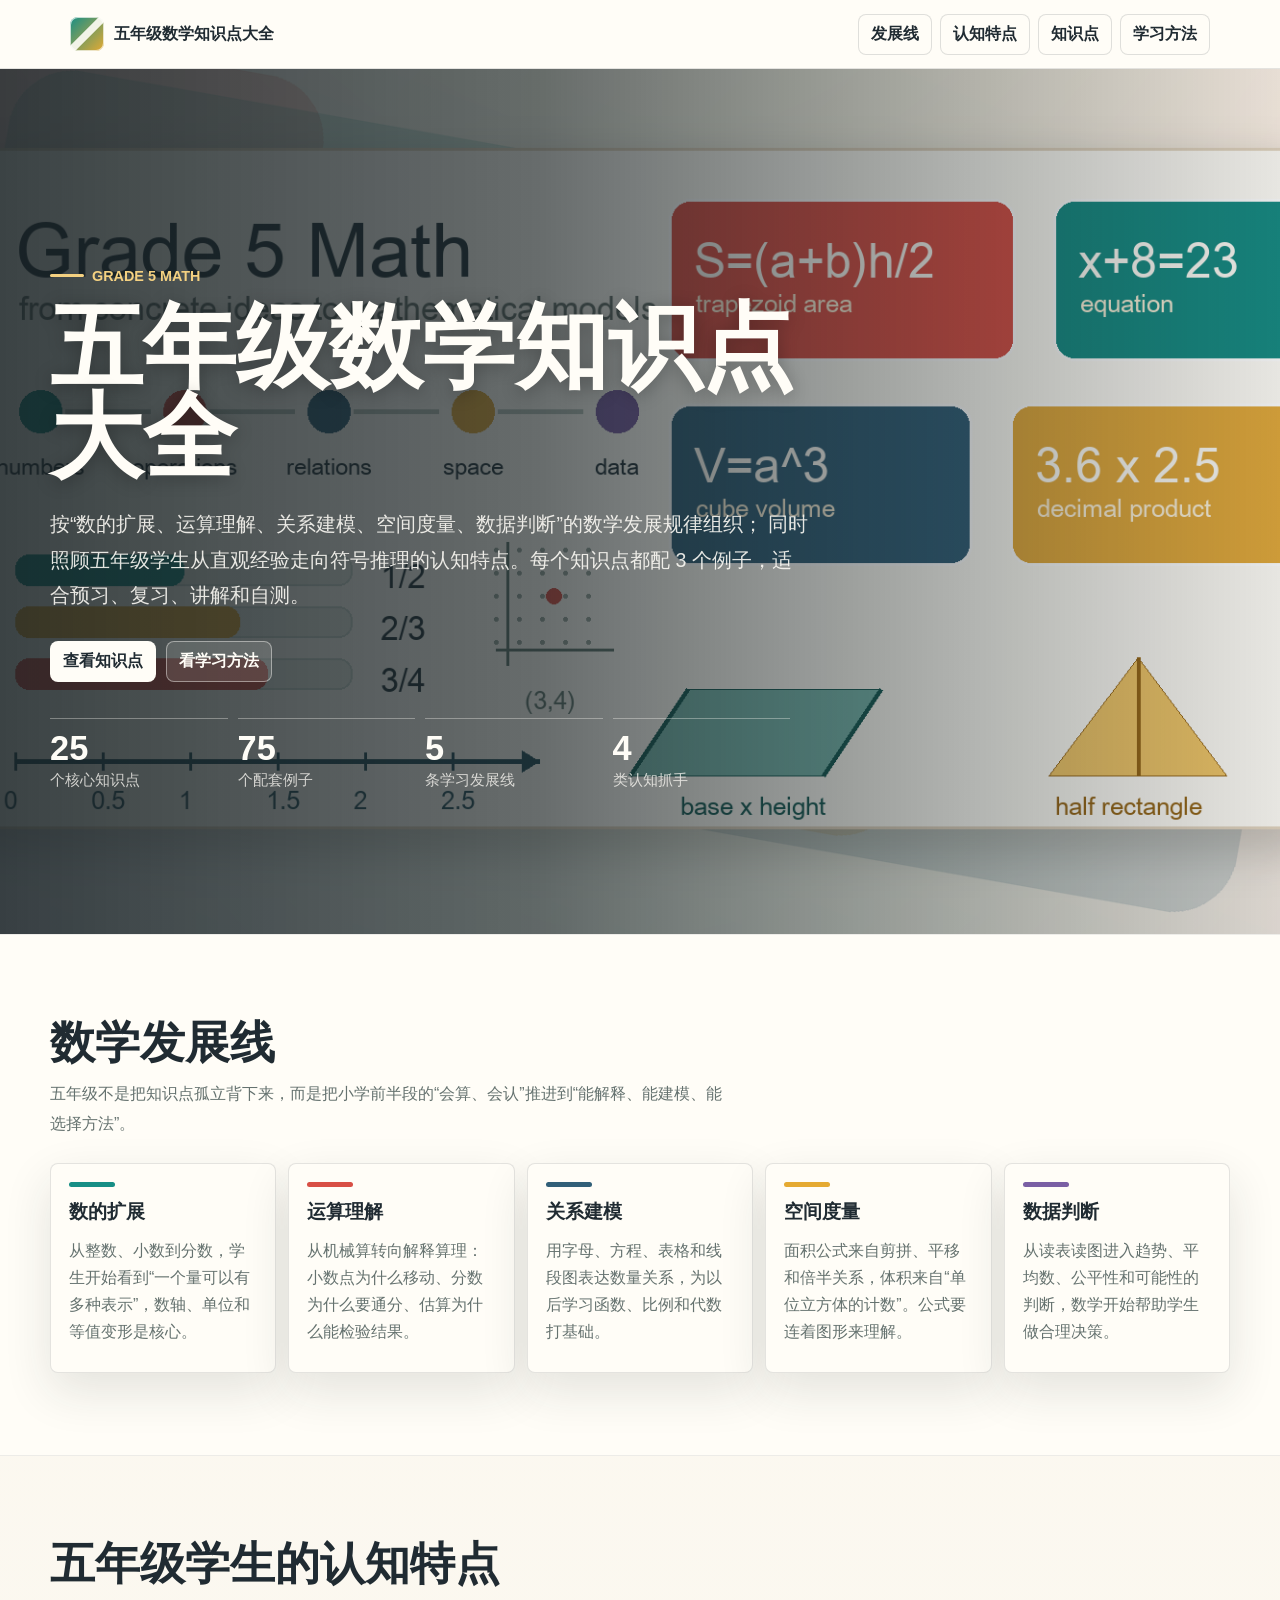
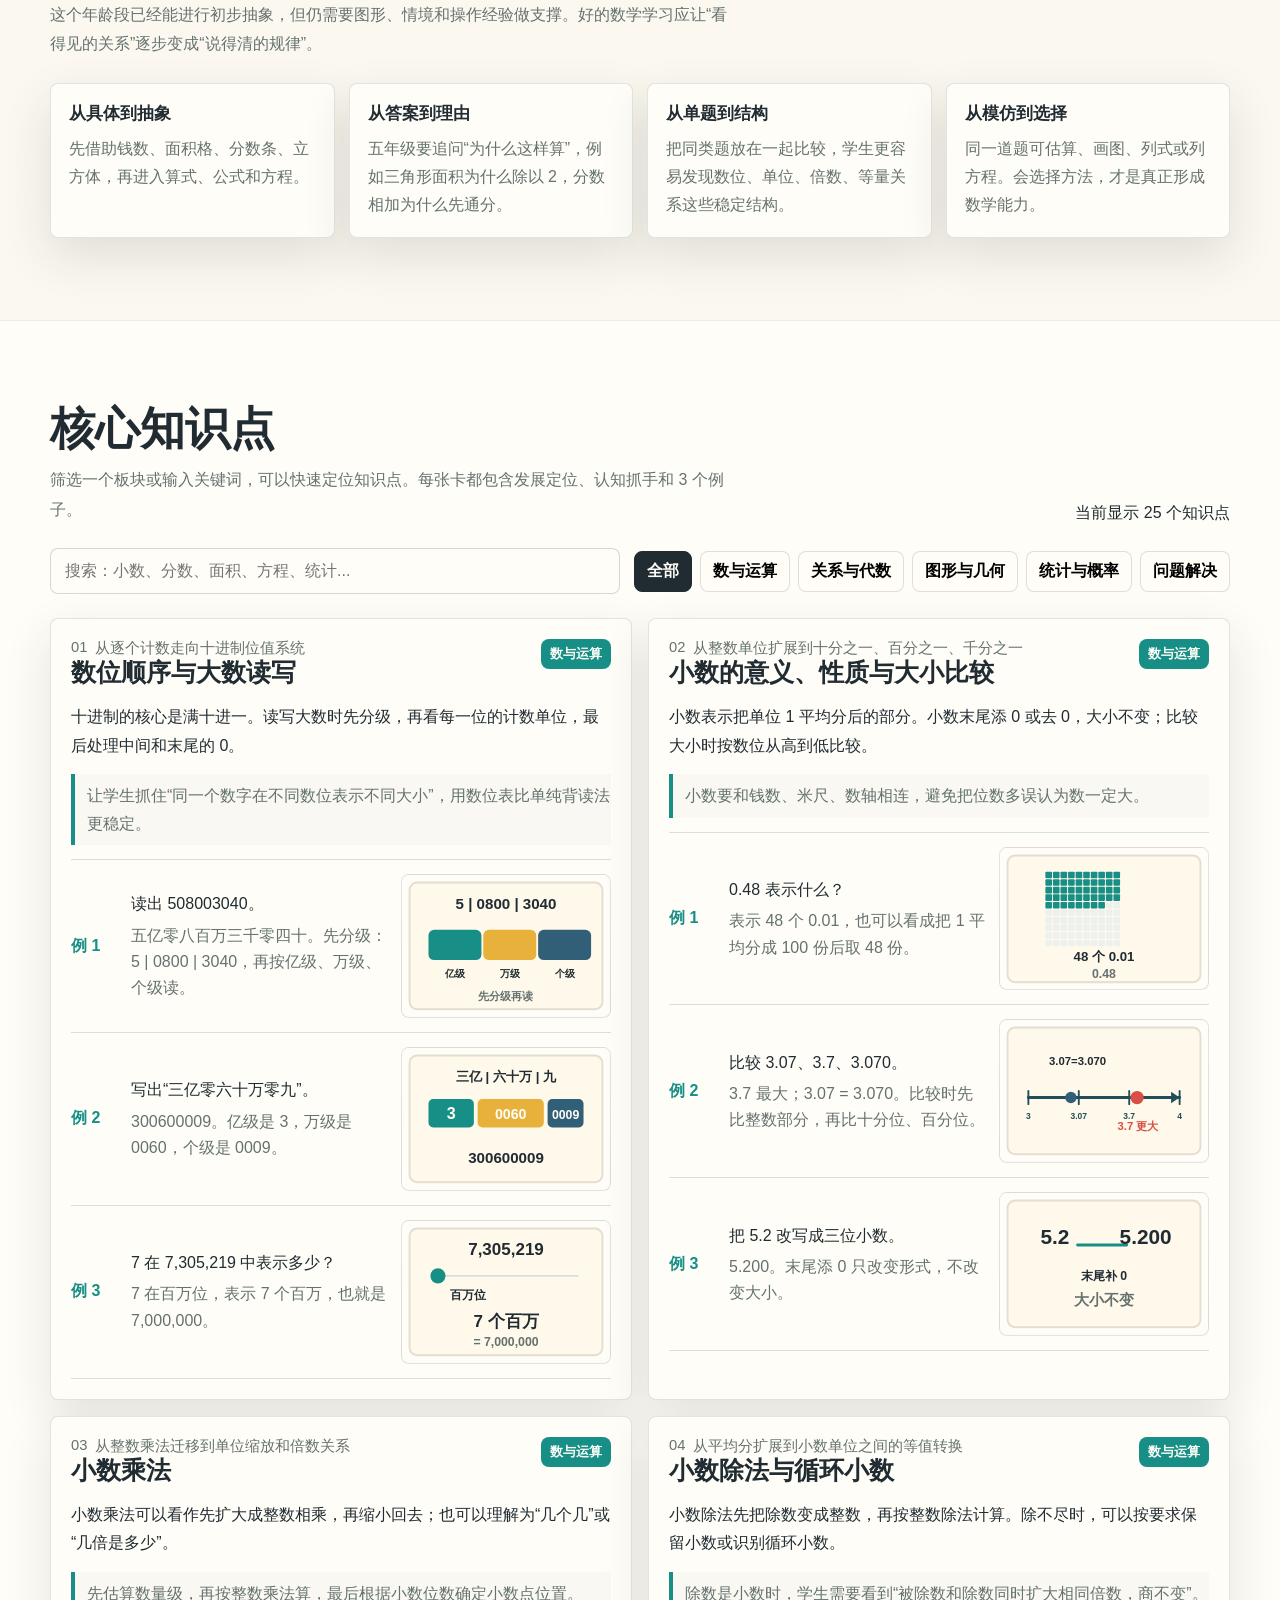
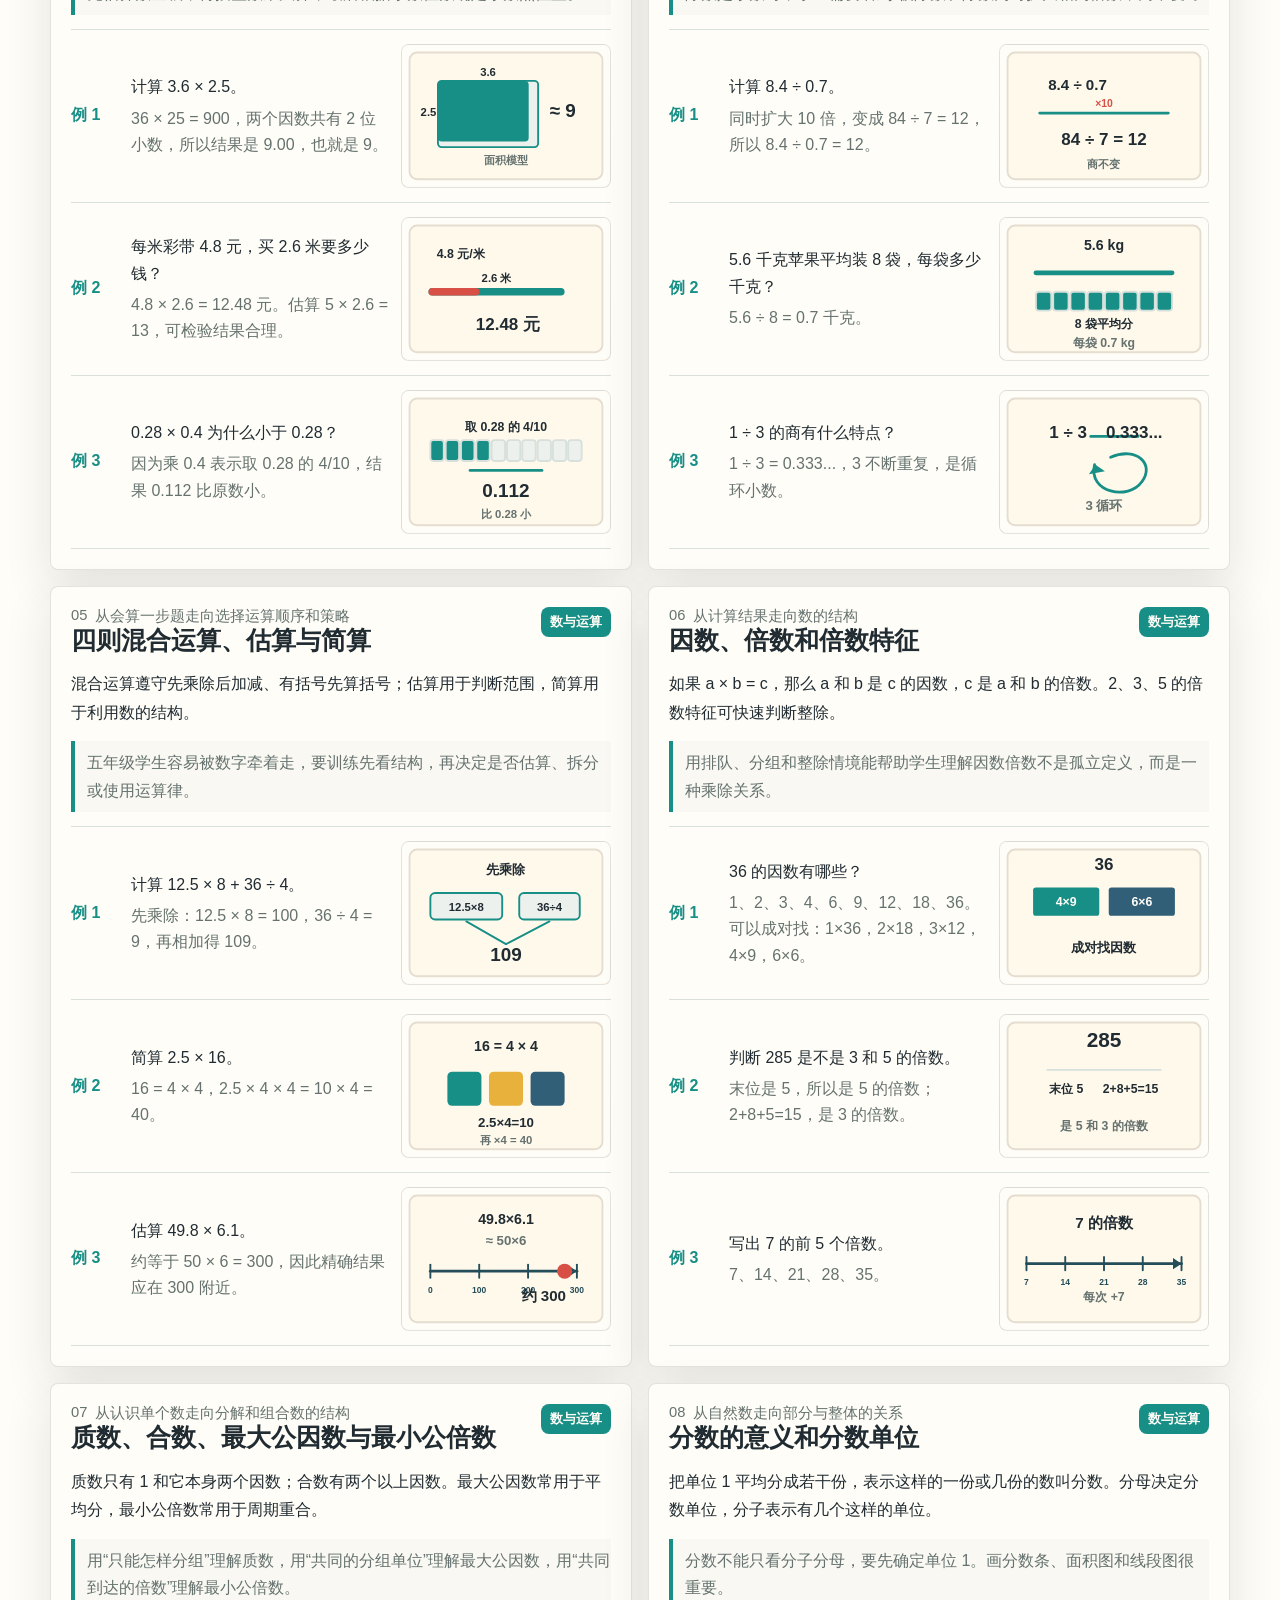
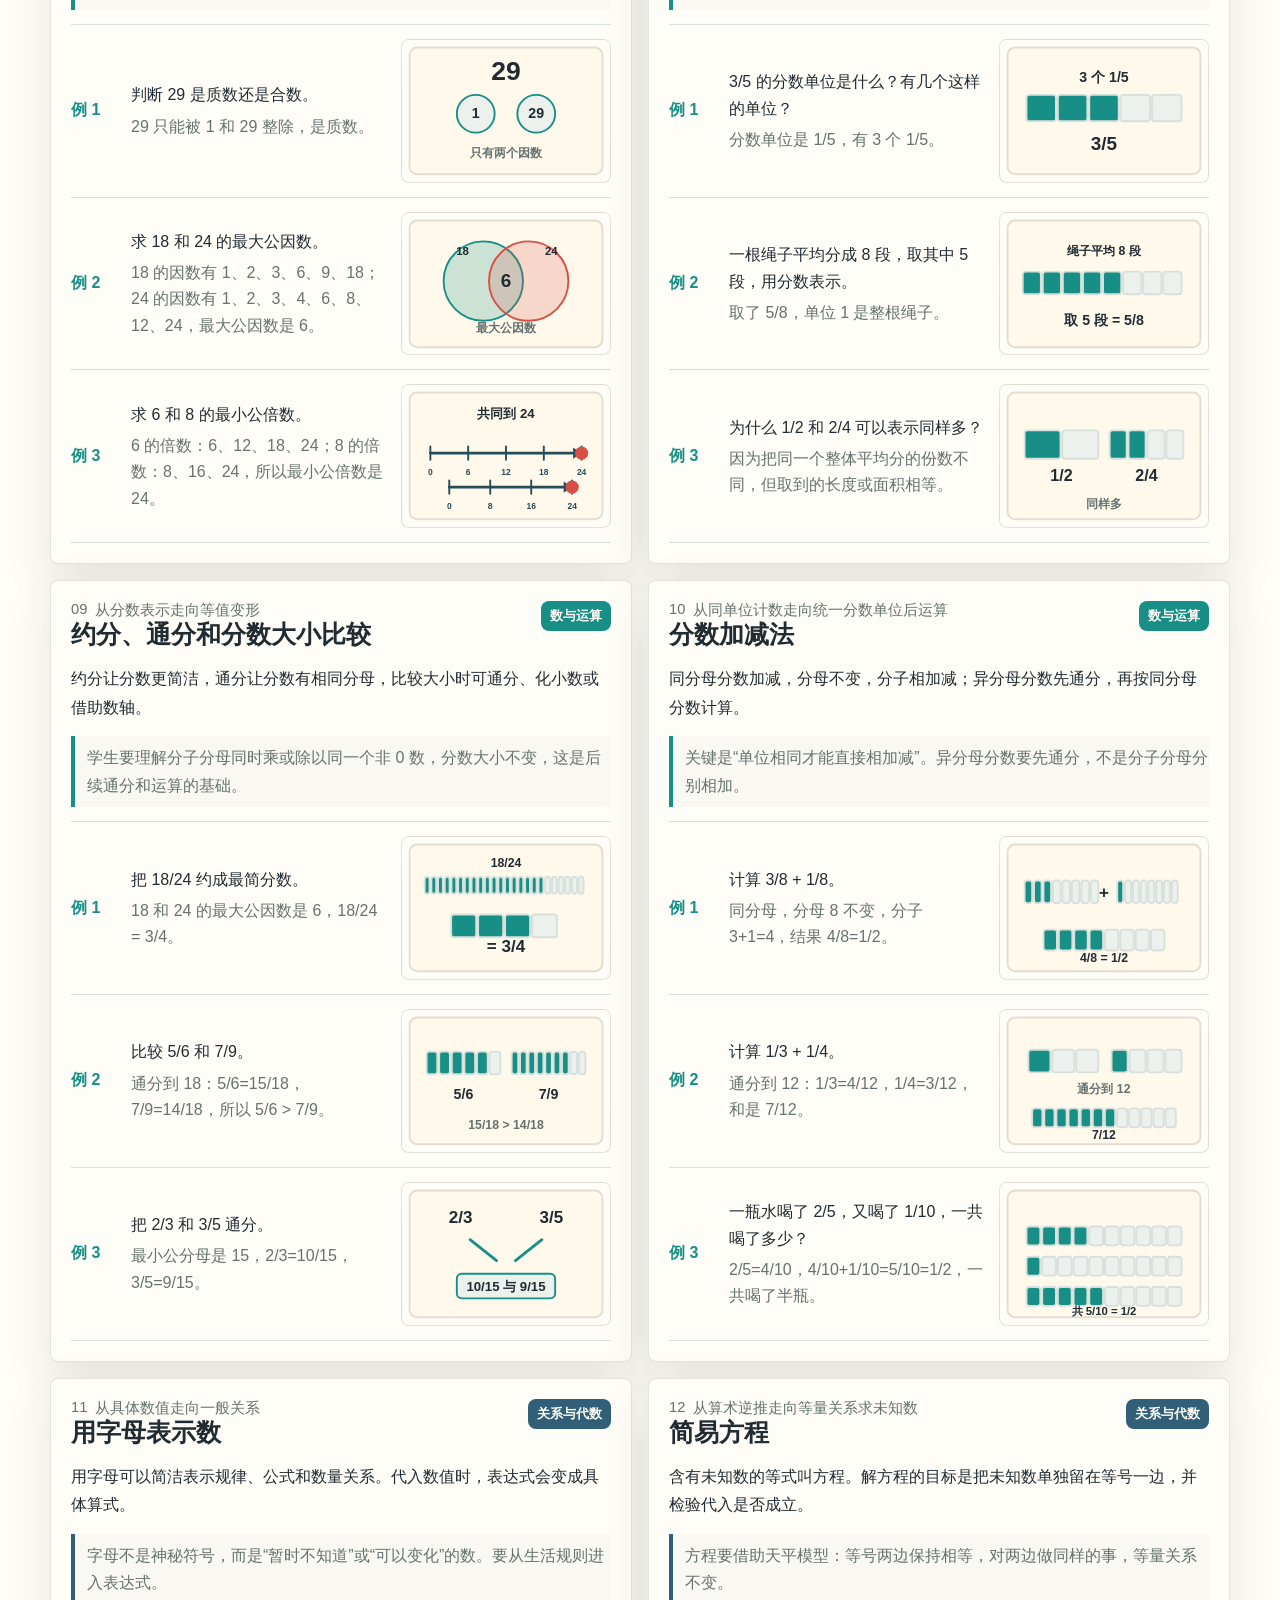
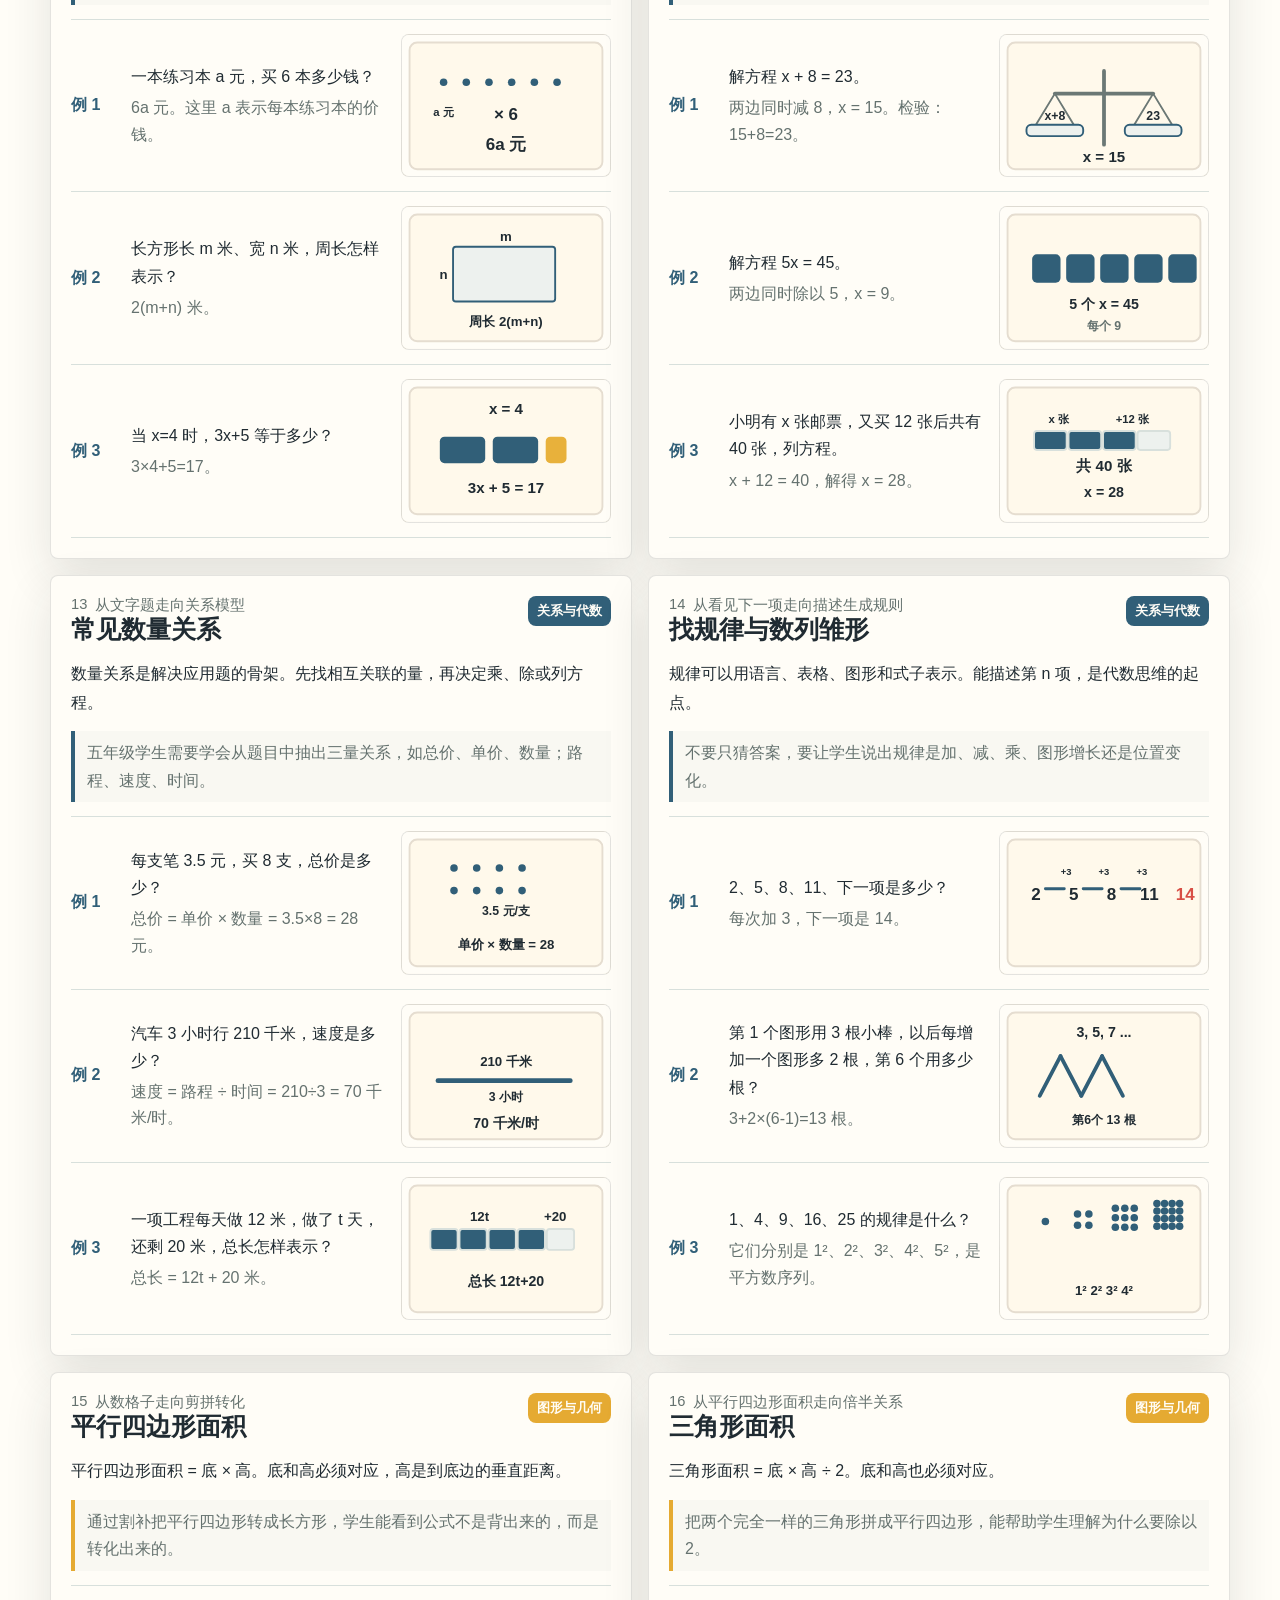
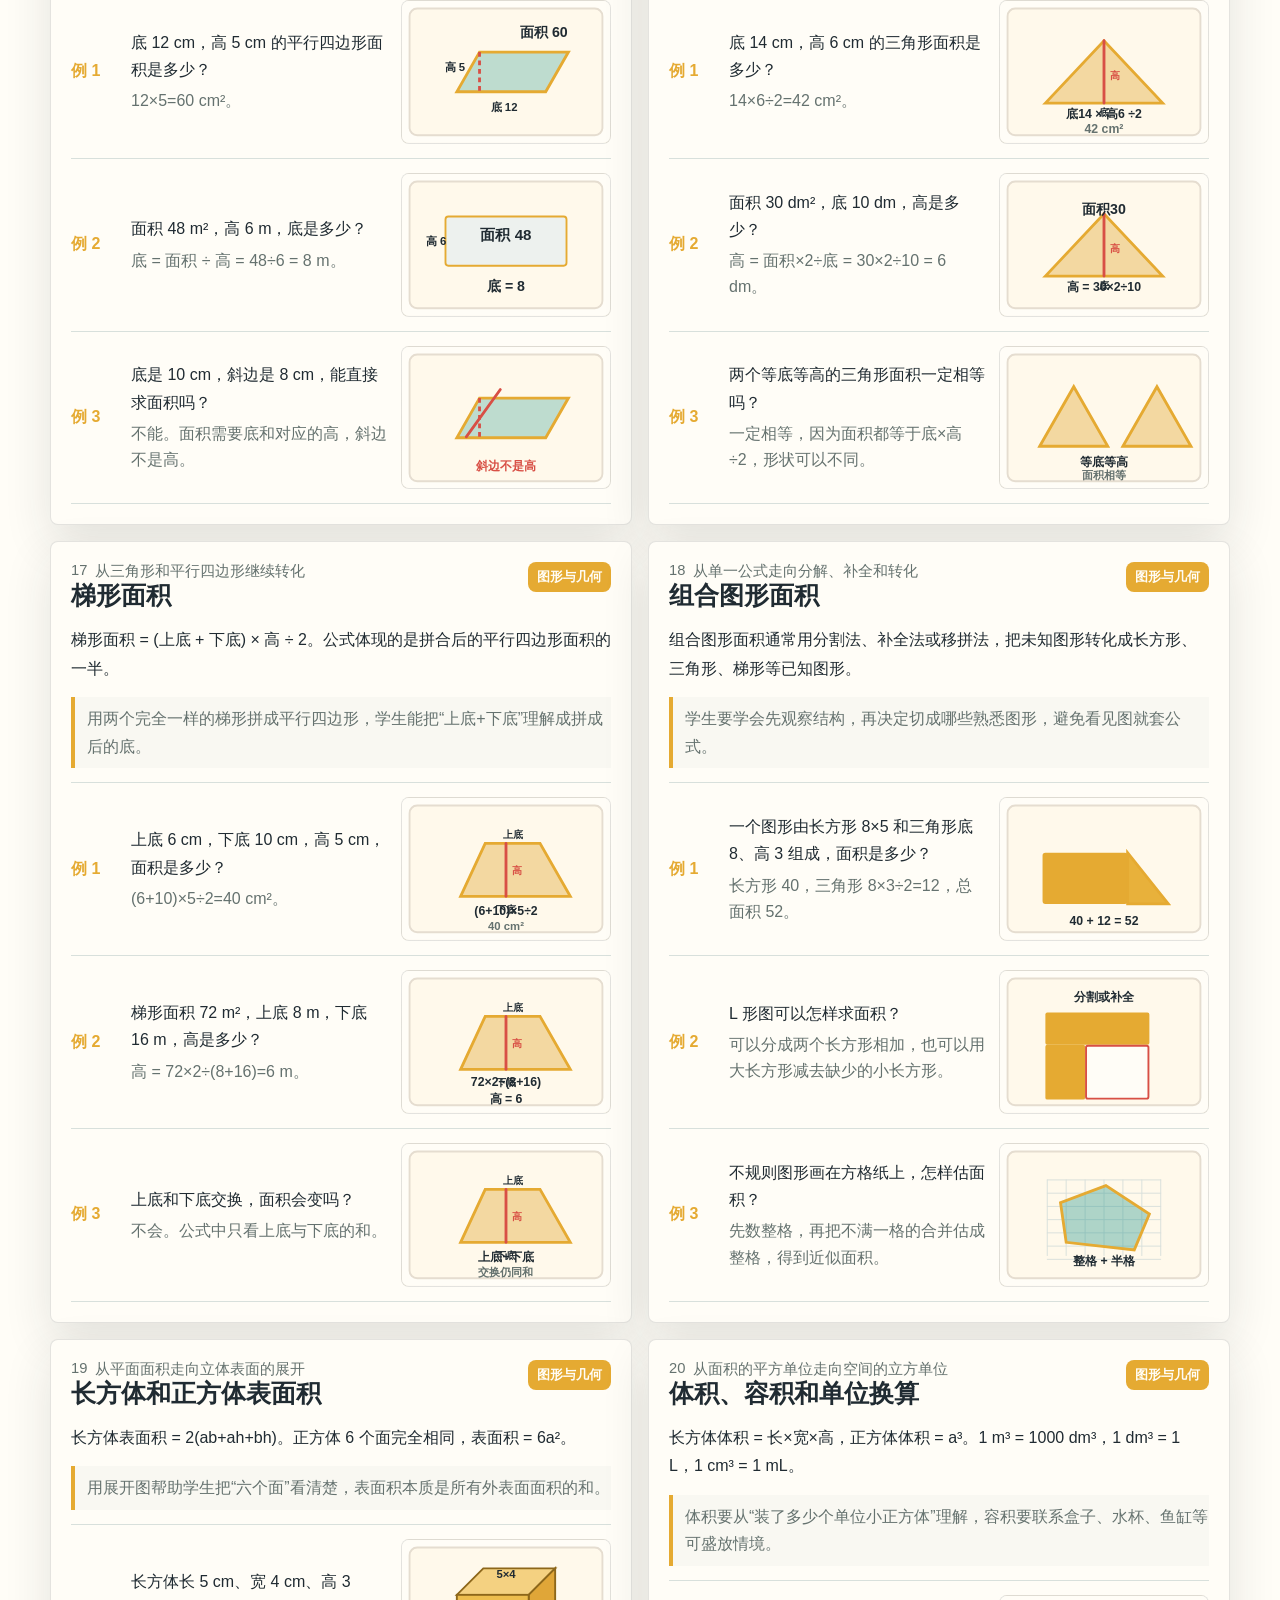
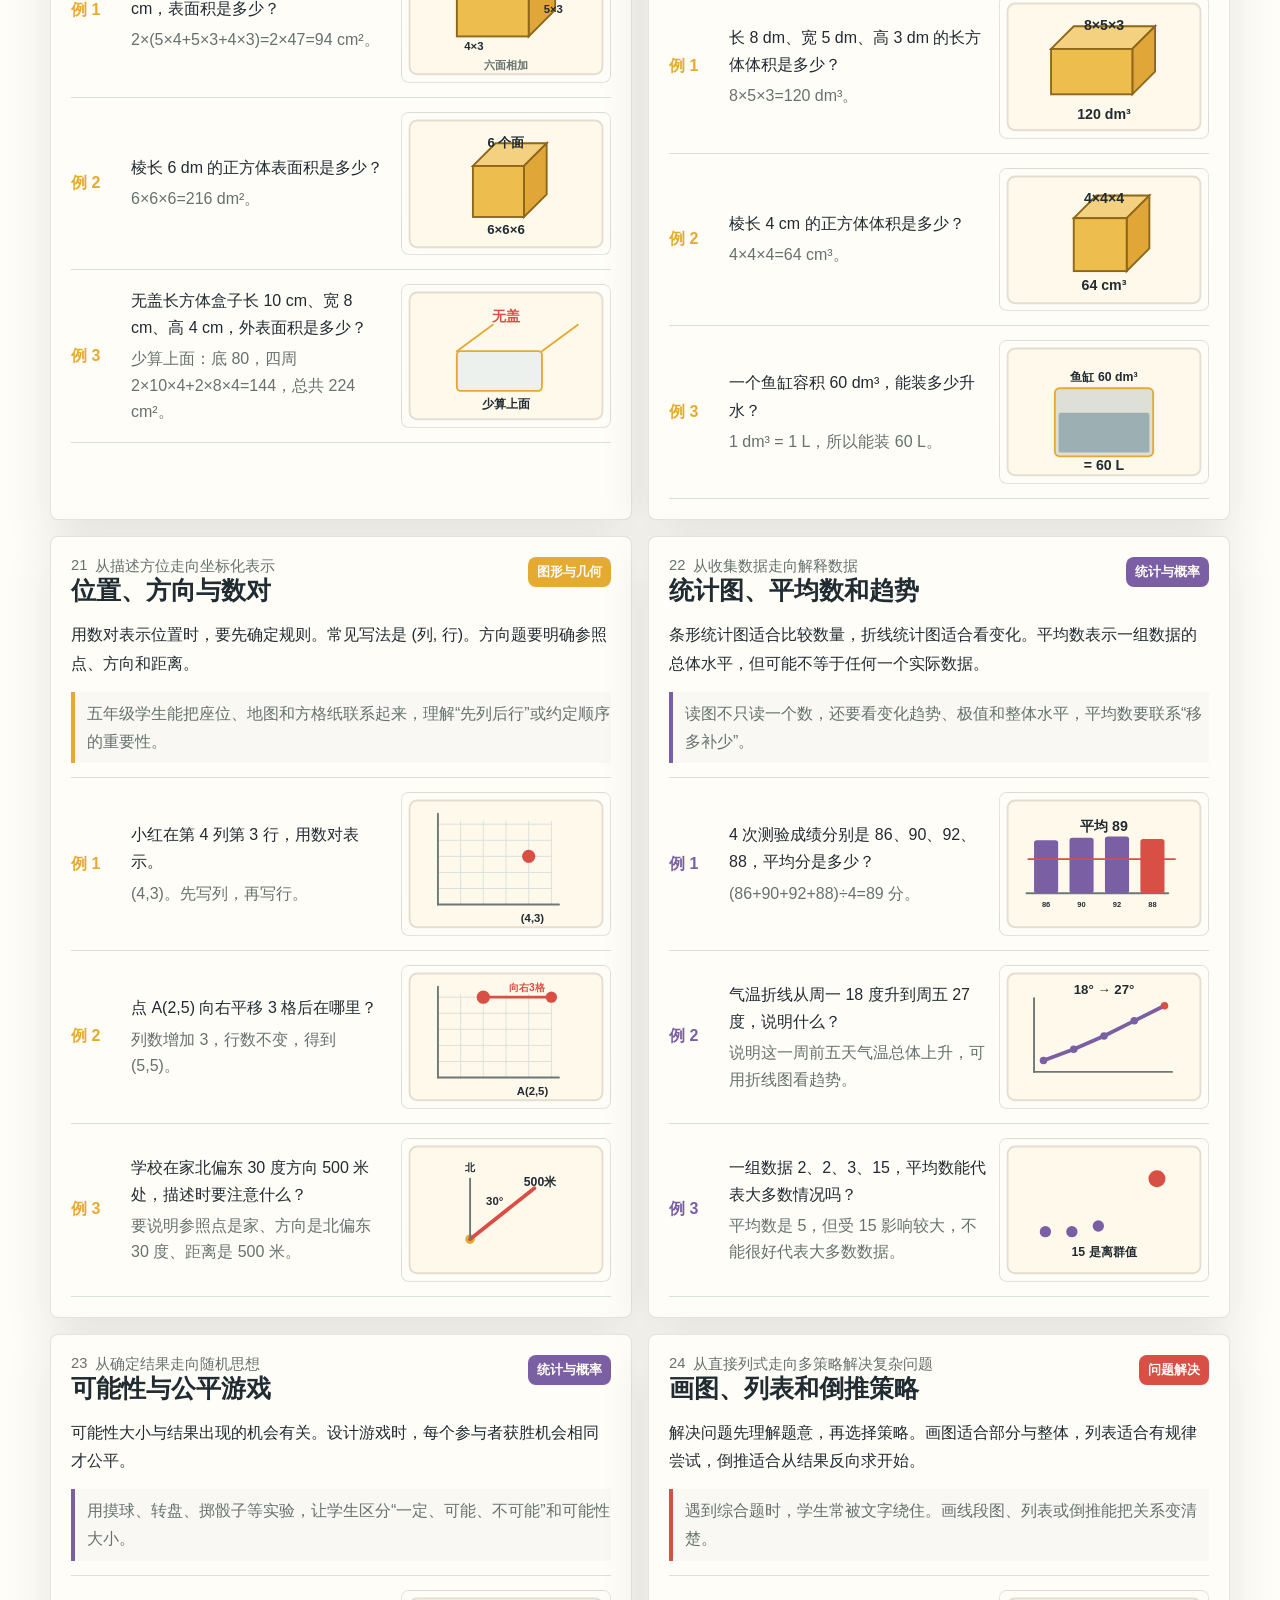
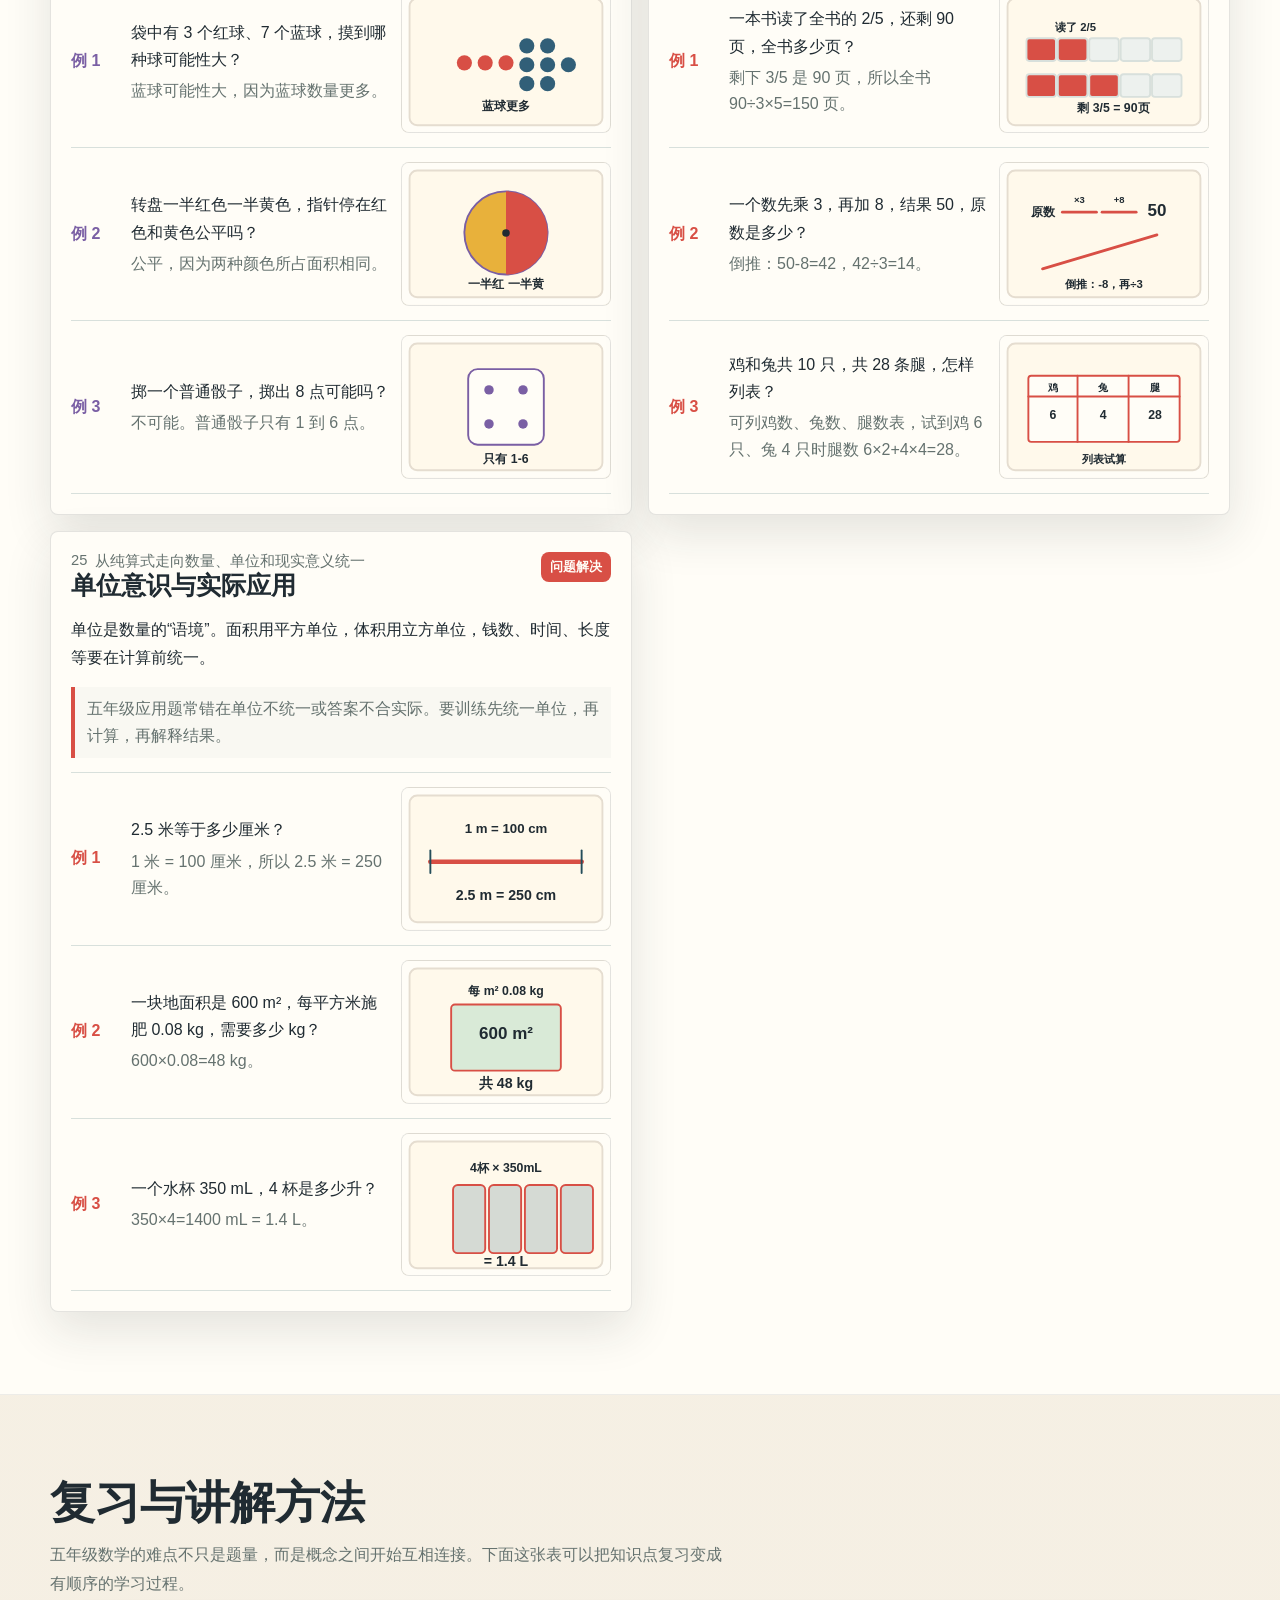
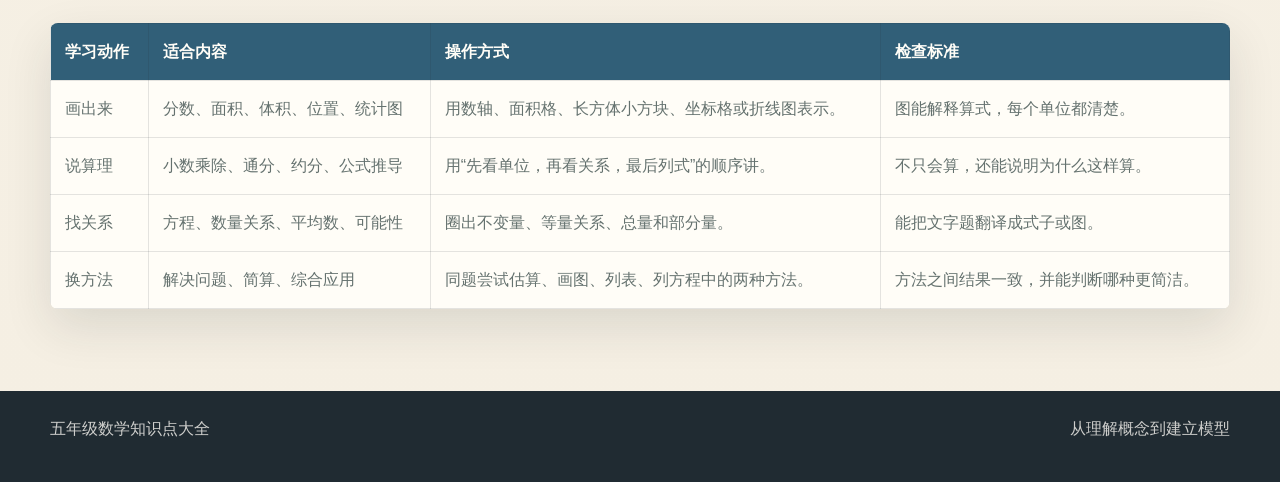
<file: primary-math/grade5/index.html>
<!doctype html>
<html lang="zh-CN">
<head>
  <meta charset="utf-8">
  <meta name="viewport" content="width=device-width, initial-scale=1">
  <title>五年级数学知识点大全</title>
  <meta name="description" content="面向五年级学生的数学知识点大全，按数学发展规律和儿童认知特点组织，每个知识点配三个例子。">
  <style>
    :root {
      color-scheme: light;
      --ink: #202b32;
      --muted: #65726f;
      --line: #d8e0dc;
      --paper: #fffdf7;
      --wash: #f5efe3;
      --teal: #178f86;
      --red: #d84f45;
      --gold: #e5aa32;
      --blue: #315f78;
      --violet: #7a5fa4;
      --green: #5d8f50;
      --shadow: 0 18px 48px rgba(33, 42, 38, .12);
      font-family: -apple-system, BlinkMacSystemFont, "Segoe UI", "PingFang SC", "Microsoft YaHei", sans-serif;
    }

    * {
      box-sizing: border-box;
    }

    html {
      scroll-behavior: smooth;
      background: var(--wash);
    }

    body {
      margin: 0;
      color: var(--ink);
      background:
        linear-gradient(180deg, rgba(255, 253, 247, .72), rgba(245, 239, 227, .9)),
        var(--wash);
      letter-spacing: 0;
    }

    a {
      color: inherit;
      text-decoration: none;
    }

    button,
    input {
      font: inherit;
    }

    .site-header {
      position: sticky;
      top: 0;
      z-index: 30;
      border-bottom: 1px solid rgba(32, 43, 50, .12);
      background: rgba(255, 253, 247, .88);
      backdrop-filter: blur(16px);
    }

    .nav {
      max-width: 1180px;
      margin: 0 auto;
      min-height: 68px;
      padding: 10px 20px;
      display: grid;
      grid-template-columns: minmax(0, 1fr) auto;
      align-items: center;
      gap: 16px;
    }

    .brand {
      min-width: 0;
      display: flex;
      align-items: center;
      gap: 10px;
      font-weight: 800;
    }

    .brand-mark {
      width: 34px;
      height: 34px;
      border-radius: 8px;
      background:
        linear-gradient(135deg, transparent 42%, rgba(255, 253, 247, .9) 43% 57%, transparent 58%),
        linear-gradient(135deg, var(--teal), var(--gold));
      box-shadow: inset 0 0 0 1px rgba(255, 255, 255, .7);
      flex: 0 0 auto;
    }

    .brand span {
      overflow: hidden;
      text-overflow: ellipsis;
      white-space: nowrap;
    }

    .nav-links {
      display: flex;
      gap: 8px;
      flex-wrap: wrap;
      justify-content: flex-end;
    }

    .nav-links a,
    .hero-actions a,
    .chip {
      border: 1px solid rgba(32, 43, 50, .14);
      border-radius: 8px;
      background: rgba(255, 253, 247, .78);
      min-height: 38px;
      padding: 9px 12px;
      display: inline-flex;
      align-items: center;
      justify-content: center;
      font-weight: 750;
      cursor: pointer;
    }

    .nav-links a:hover,
    .hero-actions a:hover,
    .chip:hover {
      border-color: rgba(23, 143, 134, .48);
      background: #ffffff;
    }

    .hero {
      min-height: 72svh;
      display: grid;
      align-items: end;
      background-image:
        linear-gradient(90deg, rgba(22, 31, 34, .84) 0%, rgba(22, 31, 34, .65) 42%, rgba(22, 31, 34, .1) 100%),
        url("../assets/grade5-math-hero.png");
      background-size: cover;
      background-position: center;
    }

    .hero-inner {
      width: min(1180px, calc(100% - 40px));
      margin: 0 auto;
      padding: 112px 0 62px;
      color: #fffdf7;
    }

    .kicker {
      display: inline-flex;
      gap: 8px;
      align-items: center;
      font-size: .9rem;
      font-weight: 800;
      text-transform: uppercase;
      color: #f4d181;
    }

    .kicker::before {
      content: "";
      width: 34px;
      height: 3px;
      border-radius: 8px;
      background: #f4d181;
    }

    h1,
    h2,
    h3,
    p {
      margin: 0;
    }

    h1 {
      max-width: 780px;
      margin-top: 18px;
      font-size: clamp(2.5rem, 8vw, 5.8rem);
      line-height: .98;
      font-weight: 900;
      text-shadow: 0 3px 18px rgba(0, 0, 0, .28);
    }

    .hero-copy {
      max-width: 760px;
      margin-top: 24px;
      color: rgba(255, 253, 247, .88);
      font-size: clamp(1rem, 2.2vw, 1.22rem);
      line-height: 1.8;
    }

    .hero-actions {
      display: flex;
      gap: 10px;
      flex-wrap: wrap;
      margin-top: 28px;
    }

    .hero-actions a {
      background: #fffdf7;
      color: var(--ink);
      border-color: transparent;
    }

    .hero-actions a.secondary {
      color: #fffdf7;
      border-color: rgba(255, 253, 247, .44);
      background: rgba(255, 253, 247, .12);
    }

    .stat-row {
      display: grid;
      grid-template-columns: repeat(4, minmax(0, 1fr));
      gap: 10px;
      margin-top: 36px;
      max-width: 740px;
    }

    .stat {
      border-top: 1px solid rgba(255, 253, 247, .34);
      padding-top: 12px;
    }

    .stat strong {
      display: block;
      font-size: clamp(1.45rem, 4vw, 2.15rem);
      line-height: 1;
    }

    .stat span {
      display: block;
      margin-top: 6px;
      color: rgba(255, 253, 247, .76);
      font-size: .92rem;
    }

    section {
      padding: clamp(44px, 7vw, 82px) 20px;
    }

    .section-inner {
      max-width: 1180px;
      margin: 0 auto;
    }

    .section-title {
      display: grid;
      grid-template-columns: minmax(0, 1fr) auto;
      gap: 20px;
      align-items: end;
      margin-bottom: 24px;
    }

    h2 {
      font-size: clamp(1.75rem, 4vw, 2.8rem);
      line-height: 1.12;
    }

    .section-title p {
      max-width: 680px;
      margin-top: 12px;
      color: var(--muted);
      line-height: 1.85;
    }

    .band {
      background: #fffdf7;
      border-top: 1px solid rgba(32, 43, 50, .08);
      border-bottom: 1px solid rgba(32, 43, 50, .08);
    }

    .flow {
      display: grid;
      grid-template-columns: repeat(5, minmax(0, 1fr));
      gap: 12px;
    }

    .flow-step,
    .feature,
    .knowledge-card {
      border: 1px solid rgba(32, 43, 50, .12);
      border-radius: 8px;
      background: var(--paper);
      box-shadow: var(--shadow);
    }

    .flow-step {
      min-height: 210px;
      padding: 18px;
      display: grid;
      align-content: start;
      gap: 12px;
      position: relative;
      overflow: hidden;
    }

    .flow-step::before {
      content: "";
      width: 46px;
      height: 5px;
      border-radius: 8px;
      background: var(--step-color);
    }

    .flow-step strong {
      font-size: 1.18rem;
    }

    .flow-step p {
      color: var(--muted);
      line-height: 1.7;
    }

    .feature-grid {
      display: grid;
      grid-template-columns: repeat(4, minmax(0, 1fr));
      gap: 14px;
    }

    .feature {
      padding: 18px;
    }

    .feature b {
      display: block;
      margin-bottom: 10px;
      font-size: 1.05rem;
    }

    .feature p {
      color: var(--muted);
      line-height: 1.75;
    }

    .tools {
      display: grid;
      grid-template-columns: minmax(220px, 1fr) auto;
      gap: 14px;
      margin: 24px 0;
      align-items: center;
    }

    .search {
      min-height: 46px;
      border: 1px solid rgba(32, 43, 50, .18);
      border-radius: 8px;
      padding: 0 14px;
      background: #fffdf7;
      color: var(--ink);
      outline: none;
    }

    .search:focus {
      border-color: rgba(23, 143, 134, .62);
      box-shadow: 0 0 0 4px rgba(23, 143, 134, .12);
    }

    .chips {
      display: flex;
      flex-wrap: wrap;
      gap: 8px;
      justify-content: flex-end;
    }

    .chip.is-active {
      color: #fffdf7;
      background: var(--ink);
      border-color: var(--ink);
    }

    .knowledge-grid {
      display: grid;
      grid-template-columns: repeat(2, minmax(0, 1fr));
      gap: 16px;
    }

    .knowledge-card {
      padding: 20px;
      display: grid;
      gap: 14px;
      align-content: start;
      min-height: 100%;
      overflow: hidden;
    }

    .card-head {
      display: grid;
      grid-template-columns: minmax(0, 1fr) auto;
      gap: 12px;
      align-items: start;
    }

    .badge {
      border-radius: 8px;
      padding: 6px 9px;
      color: #fffdf7;
      background: var(--topic-color);
      font-size: .84rem;
      font-weight: 800;
      white-space: nowrap;
    }

    h3 {
      font-size: clamp(1.18rem, 2.4vw, 1.55rem);
      line-height: 1.25;
    }

    .meta {
      display: flex;
      gap: 8px;
      flex-wrap: wrap;
      color: var(--muted);
      font-size: .92rem;
    }

    .idea {
      color: var(--ink);
      line-height: 1.78;
    }

    .cognition {
      border-left: 4px solid var(--topic-color);
      padding: 8px 0 8px 12px;
      color: var(--muted);
      line-height: 1.72;
      background: rgba(32, 43, 50, .025);
    }

    .examples {
      display: grid;
      gap: 0;
      border-top: 1px solid var(--line);
    }

    .example {
      display: grid;
      grid-template-columns: 48px minmax(0, 1fr) minmax(160px, 210px);
      gap: 12px;
      align-items: center;
      padding: 14px 0;
      border-bottom: 1px solid var(--line);
    }

    .example-num {
      color: var(--topic-color);
      font-weight: 900;
    }

    .problem {
      line-height: 1.7;
    }

    .answer {
      margin-top: 5px;
      color: var(--muted);
      line-height: 1.65;
    }

    .example-visual {
      min-height: 130px;
      border: 1px solid rgba(32, 43, 50, .12);
      border-radius: 8px;
      color: var(--topic-color);
      background:
        linear-gradient(180deg, rgba(255, 253, 247, .92), rgba(245, 239, 227, .72));
      overflow: hidden;
      display: grid;
      place-items: center;
    }

    .example-visual svg {
      width: 100%;
      height: auto;
      display: block;
    }

    .empty {
      display: none;
      border: 1px dashed rgba(32, 43, 50, .24);
      border-radius: 8px;
      padding: 28px;
      color: var(--muted);
      text-align: center;
      background: rgba(255, 253, 247, .74);
    }

    .study-table {
      width: 100%;
      border-collapse: collapse;
      overflow: hidden;
      border-radius: 8px;
      background: #fffdf7;
      box-shadow: var(--shadow);
    }

    .study-table th,
    .study-table td {
      border: 1px solid rgba(32, 43, 50, .12);
      padding: 14px;
      vertical-align: top;
      text-align: left;
      line-height: 1.75;
    }

    .study-table th {
      color: #fffdf7;
      background: var(--blue);
    }

    .study-table td {
      color: var(--muted);
    }

    .footer {
      padding: 28px 20px 42px;
      color: rgba(255, 253, 247, .78);
      background: #202b32;
    }

    .footer-inner {
      max-width: 1180px;
      margin: 0 auto;
      display: flex;
      gap: 12px;
      justify-content: space-between;
      flex-wrap: wrap;
    }

    @media (max-width: 900px) {
      .nav {
        grid-template-columns: 1fr;
      }

      .nav-links {
        justify-content: flex-start;
      }

      .stat-row,
      .flow,
      .feature-grid,
      .knowledge-grid {
        grid-template-columns: 1fr;
      }

      .section-title,
      .tools {
        grid-template-columns: 1fr;
      }

      .chips {
        justify-content: flex-start;
      }

      .hero-inner {
        width: min(100% - 28px, 1180px);
        padding-top: 86px;
      }

      .example {
        grid-template-columns: 48px minmax(0, 1fr) minmax(170px, 240px);
      }
    }

    @media (max-width: 720px) {
      .example {
        grid-template-columns: 42px minmax(0, 1fr);
      }

      .example-visual {
        grid-column: 2;
      }
    }

    @media (max-width: 560px) {
      .hero {
        min-height: 80svh;
        background-image:
          linear-gradient(90deg, rgba(22, 31, 34, .94) 0%, rgba(22, 31, 34, .82) 62%, rgba(22, 31, 34, .56) 100%),
          url("../assets/grade5-math-hero.png");
        background-position: 32% center;
      }

      h1 {
        font-size: clamp(2.25rem, 13vw, 3.25rem);
      }

      .nav-links a {
        flex: 1 1 auto;
      }

      .card-head {
        grid-template-columns: 1fr;
      }

      .badge {
        width: max-content;
      }

      .example {
        grid-template-columns: 1fr;
      }

      .example-visual {
        grid-column: auto;
      }

      .study-table {
        display: block;
        overflow-x: auto;
      }
    }
  </style>
</head>
<body>
  <header class="site-header">
    <nav class="nav" aria-label="主导航">
      <a class="brand" href="#top" aria-label="回到顶部">
        <span class="brand-mark" aria-hidden="true"></span>
        <span>五年级数学知识点大全</span>
      </a>
      <div class="nav-links">
        <a href="#map">发展线</a>
        <a href="#cognition">认知特点</a>
        <a href="#knowledge">知识点</a>
        <a href="#method">学习方法</a>
      </div>
    </nav>
  </header>

  <main id="top">
    <section class="hero" aria-label="五年级数学知识点大全">
      <div class="hero-inner">
        <div class="kicker">Grade 5 Math</div>
        <h1>五年级数学知识点大全</h1>
        <p class="hero-copy">
          按“数的扩展、运算理解、关系建模、空间度量、数据判断”的数学发展规律组织；
          同时照顾五年级学生从直观经验走向符号推理的认知特点。每个知识点都配 3 个例子，适合预习、复习、讲解和自测。
        </p>
        <div class="hero-actions">
          <a href="#knowledge">查看知识点</a>
          <a class="secondary" href="#method">看学习方法</a>
        </div>
        <div class="stat-row" aria-label="页面统计">
          <div class="stat"><strong id="topicCount">25</strong><span>个核心知识点</span></div>
          <div class="stat"><strong id="exampleCount">75</strong><span>个配套例子</span></div>
          <div class="stat"><strong>5</strong><span>条学习发展线</span></div>
          <div class="stat"><strong>4</strong><span>类认知抓手</span></div>
        </div>
      </div>
    </section>

    <section id="map" class="band">
      <div class="section-inner">
        <div class="section-title">
          <div>
            <h2>数学发展线</h2>
            <p>五年级不是把知识点孤立背下来，而是把小学前半段的“会算、会认”推进到“能解释、能建模、能选择方法”。</p>
          </div>
        </div>
        <div class="flow">
          <article class="flow-step" style="--step-color: var(--teal)">
            <strong>数的扩展</strong>
            <p>从整数、小数到分数，学生开始看到“一个量可以有多种表示”，数轴、单位和等值变形是核心。</p>
          </article>
          <article class="flow-step" style="--step-color: var(--red)">
            <strong>运算理解</strong>
            <p>从机械算转向解释算理：小数点为什么移动、分数为什么要通分、估算为什么能检验结果。</p>
          </article>
          <article class="flow-step" style="--step-color: var(--blue)">
            <strong>关系建模</strong>
            <p>用字母、方程、表格和线段图表达数量关系，为以后学习函数、比例和代数打基础。</p>
          </article>
          <article class="flow-step" style="--step-color: var(--gold)">
            <strong>空间度量</strong>
            <p>面积公式来自剪拼、平移和倍半关系，体积来自“单位立方体的计数”。公式要连着图形来理解。</p>
          </article>
          <article class="flow-step" style="--step-color: var(--violet)">
            <strong>数据判断</strong>
            <p>从读表读图进入趋势、平均数、公平性和可能性的判断，数学开始帮助学生做合理决策。</p>
          </article>
        </div>
      </div>
    </section>

    <section id="cognition">
      <div class="section-inner">
        <div class="section-title">
          <div>
            <h2>五年级学生的认知特点</h2>
            <p>这个年龄段已经能进行初步抽象，但仍需要图形、情境和操作经验做支撑。好的数学学习应让“看得见的关系”逐步变成“说得清的规律”。</p>
          </div>
        </div>
        <div class="feature-grid">
          <article class="feature">
            <b>从具体到抽象</b>
            <p>先借助钱数、面积格、分数条、立方体，再进入算式、公式和方程。</p>
          </article>
          <article class="feature">
            <b>从答案到理由</b>
            <p>五年级要追问“为什么这样算”，例如三角形面积为什么除以 2，分数相加为什么先通分。</p>
          </article>
          <article class="feature">
            <b>从单题到结构</b>
            <p>把同类题放在一起比较，学生更容易发现数位、单位、倍数、等量关系这些稳定结构。</p>
          </article>
          <article class="feature">
            <b>从模仿到选择</b>
            <p>同一道题可估算、画图、列式或列方程。会选择方法，才是真正形成数学能力。</p>
          </article>
        </div>
      </div>
    </section>

    <section id="knowledge" class="band">
      <div class="section-inner">
        <div class="section-title">
          <div>
            <h2>核心知识点</h2>
            <p>筛选一个板块或输入关键词，可以快速定位知识点。每张卡都包含发展定位、认知抓手和 3 个例子。</p>
          </div>
          <div id="visibleCount" aria-live="polite"></div>
        </div>

        <div class="tools">
          <input class="search" id="searchBox" type="search" placeholder="搜索：小数、分数、面积、方程、统计..." aria-label="搜索知识点">
          <div class="chips" id="chips" aria-label="知识点分类"></div>
        </div>

        <div class="knowledge-grid" id="knowledgeGrid"></div>
        <div class="empty" id="emptyState">没有找到匹配的知识点。换一个关键词试试。</div>
      </div>
    </section>

    <section id="method">
      <div class="section-inner">
        <div class="section-title">
          <div>
            <h2>复习与讲解方法</h2>
            <p>五年级数学的难点不只是题量，而是概念之间开始互相连接。下面这张表可以把知识点复习变成有顺序的学习过程。</p>
          </div>
        </div>
        <table class="study-table">
          <thead>
            <tr>
              <th>学习动作</th>
              <th>适合内容</th>
              <th>操作方式</th>
              <th>检查标准</th>
            </tr>
          </thead>
          <tbody>
            <tr>
              <td>画出来</td>
              <td>分数、面积、体积、位置、统计图</td>
              <td>用数轴、面积格、长方体小方块、坐标格或折线图表示。</td>
              <td>图能解释算式，每个单位都清楚。</td>
            </tr>
            <tr>
              <td>说算理</td>
              <td>小数乘除、通分、约分、公式推导</td>
              <td>用“先看单位，再看关系，最后列式”的顺序讲。</td>
              <td>不只会算，还能说明为什么这样算。</td>
            </tr>
            <tr>
              <td>找关系</td>
              <td>方程、数量关系、平均数、可能性</td>
              <td>圈出不变量、等量关系、总量和部分量。</td>
              <td>能把文字题翻译成式子或图。</td>
            </tr>
            <tr>
              <td>换方法</td>
              <td>解决问题、简算、综合应用</td>
              <td>同题尝试估算、画图、列表、列方程中的两种方法。</td>
              <td>方法之间结果一致，并能判断哪种更简洁。</td>
            </tr>
          </tbody>
        </table>
      </div>
    </section>
  </main>

  <footer class="footer">
    <div class="footer-inner">
      <span>五年级数学知识点大全</span>
      <span>从理解概念到建立模型</span>
    </div>
  </footer>

  <script>
    const topicColors = {
      "数与运算": "var(--teal)",
      "关系与代数": "var(--blue)",
      "图形与几何": "var(--gold)",
      "统计与概率": "var(--violet)",
      "问题解决": "var(--red)"
    };

    const knowledgePoints = [
      {
        phase: "数与运算",
        title: "数位顺序与大数读写",
        development: "从逐个计数走向十进制位值系统",
        cognition: "让学生抓住“同一个数字在不同数位表示不同大小”，用数位表比单纯背读法更稳定。",
        idea: "十进制的核心是满十进一。读写大数时先分级，再看每一位的计数单位，最后处理中间和末尾的 0。",
        examples: [
          { q: "读出 508003040。", a: "五亿零八百万三千零四十。先分级：5 | 0800 | 3040，再按亿级、万级、个级读。" },
          { q: "写出“三亿零六十万零九”。", a: "300600009。亿级是 3，万级是 0060，个级是 0009。" },
          { q: "7 在 7,305,219 中表示多少？", a: "7 在百万位，表示 7 个百万，也就是 7,000,000。" }
        ]
      },
      {
        phase: "数与运算",
        title: "小数的意义、性质与大小比较",
        development: "从整数单位扩展到十分之一、百分之一、千分之一",
        cognition: "小数要和钱数、米尺、数轴相连，避免把位数多误认为数一定大。",
        idea: "小数表示把单位 1 平均分后的部分。小数末尾添 0 或去 0，大小不变；比较大小时按数位从高到低比较。",
        examples: [
          { q: "0.48 表示什么？", a: "表示 48 个 0.01，也可以看成把 1 平均分成 100 份后取 48 份。" },
          { q: "比较 3.07、3.7、3.070。", a: "3.7 最大；3.07 = 3.070。比较时先比整数部分，再比十分位、百分位。" },
          { q: "把 5.2 改写成三位小数。", a: "5.200。末尾添 0 只改变形式，不改变大小。" }
        ]
      },
      {
        phase: "数与运算",
        title: "小数乘法",
        development: "从整数乘法迁移到单位缩放和倍数关系",
        cognition: "先估算数量级，再按整数乘法算，最后根据小数位数确定小数点位置。",
        idea: "小数乘法可以看作先扩大成整数相乘，再缩小回去；也可以理解为“几个几”或“几倍是多少”。",
        examples: [
          { q: "计算 3.6 × 2.5。", a: "36 × 25 = 900，两个因数共有 2 位小数，所以结果是 9.00，也就是 9。" },
          { q: "每米彩带 4.8 元，买 2.6 米要多少钱？", a: "4.8 × 2.6 = 12.48 元。估算 5 × 2.6 = 13，可检验结果合理。" },
          { q: "0.28 × 0.4 为什么小于 0.28？", a: "因为乘 0.4 表示取 0.28 的 4/10，结果 0.112 比原数小。" }
        ]
      },
      {
        phase: "数与运算",
        title: "小数除法与循环小数",
        development: "从平均分扩展到小数单位之间的等值转换",
        cognition: "除数是小数时，学生需要看到“被除数和除数同时扩大相同倍数，商不变”。",
        idea: "小数除法先把除数变成整数，再按整数除法计算。除不尽时，可以按要求保留小数或识别循环小数。",
        examples: [
          { q: "计算 8.4 ÷ 0.7。", a: "同时扩大 10 倍，变成 84 ÷ 7 = 12，所以 8.4 ÷ 0.7 = 12。" },
          { q: "5.6 千克苹果平均装 8 袋，每袋多少千克？", a: "5.6 ÷ 8 = 0.7 千克。" },
          { q: "1 ÷ 3 的商有什么特点？", a: "1 ÷ 3 = 0.333...，3 不断重复，是循环小数。" }
        ]
      },
      {
        phase: "数与运算",
        title: "四则混合运算、估算与简算",
        development: "从会算一步题走向选择运算顺序和策略",
        cognition: "五年级学生容易被数字牵着走，要训练先看结构，再决定是否估算、拆分或使用运算律。",
        idea: "混合运算遵守先乘除后加减、有括号先算括号；估算用于判断范围，简算用于利用数的结构。",
        examples: [
          { q: "计算 12.5 × 8 + 36 ÷ 4。", a: "先乘除：12.5 × 8 = 100，36 ÷ 4 = 9，再相加得 109。" },
          { q: "简算 2.5 × 16。", a: "16 = 4 × 4，2.5 × 4 × 4 = 10 × 4 = 40。" },
          { q: "估算 49.8 × 6.1。", a: "约等于 50 × 6 = 300，因此精确结果应在 300 附近。" }
        ]
      },
      {
        phase: "数与运算",
        title: "因数、倍数和倍数特征",
        development: "从计算结果走向数的结构",
        cognition: "用排队、分组和整除情境能帮助学生理解因数倍数不是孤立定义，而是一种乘除关系。",
        idea: "如果 a × b = c，那么 a 和 b 是 c 的因数，c 是 a 和 b 的倍数。2、3、5 的倍数特征可快速判断整除。",
        examples: [
          { q: "36 的因数有哪些？", a: "1、2、3、4、6、9、12、18、36。可以成对找：1×36，2×18，3×12，4×9，6×6。" },
          { q: "判断 285 是不是 3 和 5 的倍数。", a: "末位是 5，所以是 5 的倍数；2+8+5=15，是 3 的倍数。" },
          { q: "写出 7 的前 5 个倍数。", a: "7、14、21、28、35。" }
        ]
      },
      {
        phase: "数与运算",
        title: "质数、合数、最大公因数与最小公倍数",
        development: "从认识单个数走向分解和组合数的结构",
        cognition: "用“只能怎样分组”理解质数，用“共同的分组单位”理解最大公因数，用“共同到达的倍数”理解最小公倍数。",
        idea: "质数只有 1 和它本身两个因数；合数有两个以上因数。最大公因数常用于平均分，最小公倍数常用于周期重合。",
        examples: [
          { q: "判断 29 是质数还是合数。", a: "29 只能被 1 和 29 整除，是质数。" },
          { q: "求 18 和 24 的最大公因数。", a: "18 的因数有 1、2、3、6、9、18；24 的因数有 1、2、3、4、6、8、12、24，最大公因数是 6。" },
          { q: "求 6 和 8 的最小公倍数。", a: "6 的倍数：6、12、18、24；8 的倍数：8、16、24，所以最小公倍数是 24。" }
        ]
      },
      {
        phase: "数与运算",
        title: "分数的意义和分数单位",
        development: "从自然数走向部分与整体的关系",
        cognition: "分数不能只看分子分母，要先确定单位 1。画分数条、面积图和线段图很重要。",
        idea: "把单位 1 平均分成若干份，表示这样的一份或几份的数叫分数。分母决定分数单位，分子表示有几个这样的单位。",
        examples: [
          { q: "3/5 的分数单位是什么？有几个这样的单位？", a: "分数单位是 1/5，有 3 个 1/5。" },
          { q: "一根绳子平均分成 8 段，取其中 5 段，用分数表示。", a: "取了 5/8，单位 1 是整根绳子。" },
          { q: "为什么 1/2 和 2/4 可以表示同样多？", a: "因为把同一个整体平均分的份数不同，但取到的长度或面积相等。" }
        ]
      },
      {
        phase: "数与运算",
        title: "约分、通分和分数大小比较",
        development: "从分数表示走向等值变形",
        cognition: "学生要理解分子分母同时乘或除以同一个非 0 数，分数大小不变，这是后续通分和运算的基础。",
        idea: "约分让分数更简洁，通分让分数有相同分母，比较大小时可通分、化小数或借助数轴。",
        examples: [
          { q: "把 18/24 约成最简分数。", a: "18 和 24 的最大公因数是 6，18/24 = 3/4。" },
          { q: "比较 5/6 和 7/9。", a: "通分到 18：5/6=15/18，7/9=14/18，所以 5/6 > 7/9。" },
          { q: "把 2/3 和 3/5 通分。", a: "最小公分母是 15，2/3=10/15，3/5=9/15。" }
        ]
      },
      {
        phase: "数与运算",
        title: "分数加减法",
        development: "从同单位计数走向统一分数单位后运算",
        cognition: "关键是“单位相同才能直接相加减”。异分母分数要先通分，不是分子分母分别相加。",
        idea: "同分母分数加减，分母不变，分子相加减；异分母分数先通分，再按同分母分数计算。",
        examples: [
          { q: "计算 3/8 + 1/8。", a: "同分母，分母 8 不变，分子 3+1=4，结果 4/8=1/2。" },
          { q: "计算 1/3 + 1/4。", a: "通分到 12：1/3=4/12，1/4=3/12，和是 7/12。" },
          { q: "一瓶水喝了 2/5，又喝了 1/10，一共喝了多少？", a: "2/5=4/10，4/10+1/10=5/10=1/2，一共喝了半瓶。" }
        ]
      },
      {
        phase: "关系与代数",
        title: "用字母表示数",
        development: "从具体数值走向一般关系",
        cognition: "字母不是神秘符号，而是“暂时不知道”或“可以变化”的数。要从生活规则进入表达式。",
        idea: "用字母可以简洁表示规律、公式和数量关系。代入数值时，表达式会变成具体算式。",
        examples: [
          { q: "一本练习本 a 元，买 6 本多少钱？", a: "6a 元。这里 a 表示每本练习本的价钱。" },
          { q: "长方形长 m 米、宽 n 米，周长怎样表示？", a: "2(m+n) 米。" },
          { q: "当 x=4 时，3x+5 等于多少？", a: "3×4+5=17。" }
        ]
      },
      {
        phase: "关系与代数",
        title: "简易方程",
        development: "从算术逆推走向等量关系求未知数",
        cognition: "方程要借助天平模型：等号两边保持相等，对两边做同样的事，等量关系不变。",
        idea: "含有未知数的等式叫方程。解方程的目标是把未知数单独留在等号一边，并检验代入是否成立。",
        examples: [
          { q: "解方程 x + 8 = 23。", a: "两边同时减 8，x = 15。检验：15+8=23。" },
          { q: "解方程 5x = 45。", a: "两边同时除以 5，x = 9。" },
          { q: "小明有 x 张邮票，又买 12 张后共有 40 张，列方程。", a: "x + 12 = 40，解得 x = 28。" }
        ]
      },
      {
        phase: "关系与代数",
        title: "常见数量关系",
        development: "从文字题走向关系模型",
        cognition: "五年级学生需要学会从题目中抽出三量关系，如总价、单价、数量；路程、速度、时间。",
        idea: "数量关系是解决应用题的骨架。先找相互关联的量，再决定乘、除或列方程。",
        examples: [
          { q: "每支笔 3.5 元，买 8 支，总价是多少？", a: "总价 = 单价 × 数量 = 3.5×8 = 28 元。" },
          { q: "汽车 3 小时行 210 千米，速度是多少？", a: "速度 = 路程 ÷ 时间 = 210÷3 = 70 千米/时。" },
          { q: "一项工程每天做 12 米，做了 t 天，还剩 20 米，总长怎样表示？", a: "总长 = 12t + 20 米。" }
        ]
      },
      {
        phase: "关系与代数",
        title: "找规律与数列雏形",
        development: "从看见下一项走向描述生成规则",
        cognition: "不要只猜答案，要让学生说出规律是加、减、乘、图形增长还是位置变化。",
        idea: "规律可以用语言、表格、图形和式子表示。能描述第 n 项，是代数思维的起点。",
        examples: [
          { q: "2、5、8、11、下一项是多少？", a: "每次加 3，下一项是 14。" },
          { q: "第 1 个图形用 3 根小棒，以后每增加一个图形多 2 根，第 6 个用多少根？", a: "3+2×(6-1)=13 根。" },
          { q: "1、4、9、16、25 的规律是什么？", a: "它们分别是 1²、2²、3²、4²、5²，是平方数序列。" }
        ]
      },
      {
        phase: "图形与几何",
        title: "平行四边形面积",
        development: "从数格子走向剪拼转化",
        cognition: "通过割补把平行四边形转成长方形，学生能看到公式不是背出来的，而是转化出来的。",
        idea: "平行四边形面积 = 底 × 高。底和高必须对应，高是到底边的垂直距离。",
        examples: [
          { q: "底 12 cm，高 5 cm 的平行四边形面积是多少？", a: "12×5=60 cm²。" },
          { q: "面积 48 m²，高 6 m，底是多少？", a: "底 = 面积 ÷ 高 = 48÷6 = 8 m。" },
          { q: "底是 10 cm，斜边是 8 cm，能直接求面积吗？", a: "不能。面积需要底和对应的高，斜边不是高。" }
        ]
      },
      {
        phase: "图形与几何",
        title: "三角形面积",
        development: "从平行四边形面积走向倍半关系",
        cognition: "把两个完全一样的三角形拼成平行四边形，能帮助学生理解为什么要除以 2。",
        idea: "三角形面积 = 底 × 高 ÷ 2。底和高也必须对应。",
        examples: [
          { q: "底 14 cm，高 6 cm 的三角形面积是多少？", a: "14×6÷2=42 cm²。" },
          { q: "面积 30 dm²，底 10 dm，高是多少？", a: "高 = 面积×2÷底 = 30×2÷10 = 6 dm。" },
          { q: "两个等底等高的三角形面积一定相等吗？", a: "一定相等，因为面积都等于底×高÷2，形状可以不同。" }
        ]
      },
      {
        phase: "图形与几何",
        title: "梯形面积",
        development: "从三角形和平行四边形继续转化",
        cognition: "用两个完全一样的梯形拼成平行四边形，学生能把“上底+下底”理解成拼成后的底。",
        idea: "梯形面积 = (上底 + 下底) × 高 ÷ 2。公式体现的是拼合后的平行四边形面积的一半。",
        examples: [
          { q: "上底 6 cm，下底 10 cm，高 5 cm，面积是多少？", a: "(6+10)×5÷2=40 cm²。" },
          { q: "梯形面积 72 m²，上底 8 m，下底 16 m，高是多少？", a: "高 = 72×2÷(8+16)=6 m。" },
          { q: "上底和下底交换，面积会变吗？", a: "不会。公式中只看上底与下底的和。" }
        ]
      },
      {
        phase: "图形与几何",
        title: "组合图形面积",
        development: "从单一公式走向分解、补全和转化",
        cognition: "学生要学会先观察结构，再决定切成哪些熟悉图形，避免看见图就套公式。",
        idea: "组合图形面积通常用分割法、补全法或移拼法，把未知图形转化成长方形、三角形、梯形等已知图形。",
        examples: [
          { q: "一个图形由长方形 8×5 和三角形底 8、高 3 组成，面积是多少？", a: "长方形 40，三角形 8×3÷2=12，总面积 52。" },
          { q: "L 形图可以怎样求面积？", a: "可以分成两个长方形相加，也可以用大长方形减去缺少的小长方形。" },
          { q: "不规则图形画在方格纸上，怎样估面积？", a: "先数整格，再把不满一格的合并估成整格，得到近似面积。" }
        ]
      },
      {
        phase: "图形与几何",
        title: "长方体和正方体表面积",
        development: "从平面面积走向立体表面的展开",
        cognition: "用展开图帮助学生把“六个面”看清楚，表面积本质是所有外表面面积的和。",
        idea: "长方体表面积 = 2(ab+ah+bh)。正方体 6 个面完全相同，表面积 = 6a²。",
        examples: [
          { q: "长方体长 5 cm、宽 4 cm、高 3 cm，表面积是多少？", a: "2×(5×4+5×3+4×3)=2×47=94 cm²。" },
          { q: "棱长 6 dm 的正方体表面积是多少？", a: "6×6×6=216 dm²。" },
          { q: "无盖长方体盒子长 10 cm、宽 8 cm、高 4 cm，外表面积是多少？", a: "少算上面：底 80，四周 2×10×4+2×8×4=144，总共 224 cm²。" }
        ]
      },
      {
        phase: "图形与几何",
        title: "体积、容积和单位换算",
        development: "从面积的平方单位走向空间的立方单位",
        cognition: "体积要从“装了多少个单位小正方体”理解，容积要联系盒子、水杯、鱼缸等可盛放情境。",
        idea: "长方体体积 = 长×宽×高，正方体体积 = a³。1 m³ = 1000 dm³，1 dm³ = 1 L，1 cm³ = 1 mL。",
        examples: [
          { q: "长 8 dm、宽 5 dm、高 3 dm 的长方体体积是多少？", a: "8×5×3=120 dm³。" },
          { q: "棱长 4 cm 的正方体体积是多少？", a: "4×4×4=64 cm³。" },
          { q: "一个鱼缸容积 60 dm³，能装多少升水？", a: "1 dm³ = 1 L，所以能装 60 L。" }
        ]
      },
      {
        phase: "图形与几何",
        title: "位置、方向与数对",
        development: "从描述方位走向坐标化表示",
        cognition: "五年级学生能把座位、地图和方格纸联系起来，理解“先列后行”或约定顺序的重要性。",
        idea: "用数对表示位置时，要先确定规则。常见写法是 (列, 行)。方向题要明确参照点、方向和距离。",
        examples: [
          { q: "小红在第 4 列第 3 行，用数对表示。", a: "(4,3)。先写列，再写行。" },
          { q: "点 A(2,5) 向右平移 3 格后在哪里？", a: "列数增加 3，行数不变，得到 (5,5)。" },
          { q: "学校在家北偏东 30 度方向 500 米处，描述时要注意什么？", a: "要说明参照点是家、方向是北偏东 30 度、距离是 500 米。" }
        ]
      },
      {
        phase: "统计与概率",
        title: "统计图、平均数和趋势",
        development: "从收集数据走向解释数据",
        cognition: "读图不只读一个数，还要看变化趋势、极值和整体水平，平均数要联系“移多补少”。",
        idea: "条形统计图适合比较数量，折线统计图适合看变化。平均数表示一组数据的总体水平，但可能不等于任何一个实际数据。",
        examples: [
          { q: "4 次测验成绩分别是 86、90、92、88，平均分是多少？", a: "(86+90+92+88)÷4=89 分。" },
          { q: "气温折线从周一 18 度升到周五 27 度，说明什么？", a: "说明这一周前五天气温总体上升，可用折线图看趋势。" },
          { q: "一组数据 2、2、3、15，平均数能代表大多数情况吗？", a: "平均数是 5，但受 15 影响较大，不能很好代表大多数数据。" }
        ]
      },
      {
        phase: "统计与概率",
        title: "可能性与公平游戏",
        development: "从确定结果走向随机思想",
        cognition: "用摸球、转盘、掷骰子等实验，让学生区分“一定、可能、不可能”和可能性大小。",
        idea: "可能性大小与结果出现的机会有关。设计游戏时，每个参与者获胜机会相同才公平。",
        examples: [
          { q: "袋中有 3 个红球、7 个蓝球，摸到哪种球可能性大？", a: "蓝球可能性大，因为蓝球数量更多。" },
          { q: "转盘一半红色一半黄色，指针停在红色和黄色公平吗？", a: "公平，因为两种颜色所占面积相同。" },
          { q: "掷一个普通骰子，掷出 8 点可能吗？", a: "不可能。普通骰子只有 1 到 6 点。" }
        ]
      },
      {
        phase: "问题解决",
        title: "画图、列表和倒推策略",
        development: "从直接列式走向多策略解决复杂问题",
        cognition: "遇到综合题时，学生常被文字绕住。画线段图、列表或倒推能把关系变清楚。",
        idea: "解决问题先理解题意，再选择策略。画图适合部分与整体，列表适合有规律尝试，倒推适合从结果反向求开始。",
        examples: [
          { q: "一本书读了全书的 2/5，还剩 90 页，全书多少页？", a: "剩下 3/5 是 90 页，所以全书 90÷3×5=150 页。" },
          { q: "一个数先乘 3，再加 8，结果 50，原数是多少？", a: "倒推：50-8=42，42÷3=14。" },
          { q: "鸡和兔共 10 只，共 28 条腿，怎样列表？", a: "可列鸡数、兔数、腿数表，试到鸡 6 只、兔 4 只时腿数 6×2+4×4=28。" }
        ]
      },
      {
        phase: "问题解决",
        title: "单位意识与实际应用",
        development: "从纯算式走向数量、单位和现实意义统一",
        cognition: "五年级应用题常错在单位不统一或答案不合实际。要训练先统一单位，再计算，再解释结果。",
        idea: "单位是数量的“语境”。面积用平方单位，体积用立方单位，钱数、时间、长度等要在计算前统一。",
        examples: [
          { q: "2.5 米等于多少厘米？", a: "1 米 = 100 厘米，所以 2.5 米 = 250 厘米。" },
          { q: "一块地面积是 600 m²，每平方米施肥 0.08 kg，需要多少 kg？", a: "600×0.08=48 kg。" },
          { q: "一个水杯 350 mL，4 杯是多少升？", a: "350×4=1400 mL = 1.4 L。" }
        ]
      }
    ];

    const phases = ["全部", ...Array.from(new Set(knowledgePoints.map(item => item.phase)))];
    let activePhase = "全部";

    const grid = document.getElementById("knowledgeGrid");
    const chips = document.getElementById("chips");
    const searchBox = document.getElementById("searchBox");
    const emptyState = document.getElementById("emptyState");
    const visibleCount = document.getElementById("visibleCount");

    function escapeHTML(value) {
      return String(value)
        .replaceAll("&", "&amp;")
        .replaceAll("<", "&lt;")
        .replaceAll(">", "&gt;")
        .replaceAll('"', "&quot;");
    }

    function txt(value, x, y, size = 10, fill = "#202b32", weight = 700, anchor = "middle") {
      return `<text x="${x}" y="${y}" text-anchor="${anchor}" font-size="${size}" font-weight="${weight}" fill="${fill}" font-family="Arial, sans-serif">${escapeHTML(value)}</text>`;
    }

    function line(x1, y1, x2, y2, color = "currentColor", width = 3) {
      return `<line x1="${x1}" y1="${y1}" x2="${x2}" y2="${y2}" stroke="${color}" stroke-width="${width}" stroke-linecap="round"/>`;
    }

    function rect(x, y, w, h, fill = "currentColor", stroke = "none", rx = 0) {
      return `<rect x="${x}" y="${y}" width="${w}" height="${h}" rx="${rx}" fill="${fill}" stroke="${stroke}" stroke-width="2"/>`;
    }

    function circle(cx, cy, r, fill = "currentColor", stroke = "none") {
      return `<circle cx="${cx}" cy="${cy}" r="${r}" fill="${fill}" stroke="${stroke}" stroke-width="2"/>`;
    }

    function segmentedBar(total, filled, x = 24, y = 58, w = 168, h = 24) {
      const gap = 2;
      const sw = (w - gap * (total - 1)) / total;
      let out = "";
      for (let i = 0; i < total; i += 1) {
        out += rect(x + i * (sw + gap), y, sw, h, i < filled ? "currentColor" : "#edf1ee", "#d8e0dc", 3);
      }
      return out;
    }

    function hundredGrid(filled, x = 48, y = 25, size = 8) {
      let out = "";
      for (let r = 0; r < 10; r += 1) {
        for (let c = 0; c < 10; c += 1) {
          const i = r * 10 + c;
          out += rect(x + c * size, y + r * size, size - 1, size - 1, i < filled ? "currentColor" : "#edf1ee", "none", 1);
        }
      }
      return out;
    }

    function numberLine(labels, x = 24, y = 92, w = 168) {
      const step = w / (labels.length - 1);
      let out = line(x, y, x + w, y, "#244d5a", 3);
      out += `<polygon points="${x + w},${y} ${x + w - 9},${y - 6} ${x + w - 9},${y + 6}" fill="#244d5a"/>`;
      labels.forEach((label, i) => {
        const px = x + i * step;
        out += line(px, y - 7, px, y + 7, "#244d5a", 2);
        out += txt(label, px, y + 23, 9, "#244d5a");
      });
      return out;
    }

    function barChart(values, labels, x = 30, y = 112, w = 150, h = 78) {
      const max = Math.max(...values);
      const gap = 12;
      const bw = (w - gap * (values.length - 1)) / values.length;
      let out = line(x - 8, y, x + w + 4, y, "#6b7875", 2);
      values.forEach((value, i) => {
        const bh = value / max * h;
        const bx = x + i * (bw + gap);
        out += rect(bx, y - bh, bw, bh, i === values.length - 1 ? "#d84f45" : "currentColor", "none", 3);
        out += txt(labels[i], bx + bw / 2, y + 15, 8, "#202b32");
      });
      return out;
    }

    function dotArray(count, cols, x = 60, y = 36, gap = 18) {
      let out = "";
      for (let i = 0; i < count; i += 1) {
        out += circle(x + (i % cols) * gap, y + Math.floor(i / cols) * gap, 4, "currentColor");
      }
      return out;
    }

    function gridPoint(px, py, label) {
      let out = "";
      for (let i = 0; i < 6; i += 1) {
        out += line(38 + i * 24, 30, 38 + i * 24, 118, "#d8e0dc", 1);
        out += line(38, 118 - i * 17, 158, 118 - i * 17, "#d8e0dc", 1);
      }
      out += line(38, 118, 166, 118, "#6b7875", 2);
      out += line(38, 118, 38, 22, "#6b7875", 2);
      out += circle(38 + px * 24, 118 - py * 17, 7, "#d84f45");
      out += txt(label, 138, 136, 12, "#202b32");
      return out;
    }

    function prism(x = 64, y = 42, w = 62, h = 50, d = 24) {
      return `
        <polygon points="${x},${y} ${x + d},${y - d} ${x + d + w},${y - d} ${x + w},${y}" fill="#f4d181" stroke="#8d671a" stroke-width="2"/>
        <polygon points="${x + w},${y} ${x + d + w},${y - d} ${x + d + w},${y - d + h} ${x + w},${y + h}" fill="#e0a638" stroke="#8d671a" stroke-width="2"/>
        <rect x="${x}" y="${y}" width="${w}" height="${h}" fill="#edbd4d" stroke="#8d671a" stroke-width="2"/>
      `;
    }

    function balance(left, right) {
      return `
        ${line(110, 38, 110, 116, "#6b7875", 4)}
        ${line(58, 62, 162, 62, "#6b7875", 4)}
        ${line(58, 62, 38, 95, "#6b7875", 2)}
        ${line(58, 62, 78, 95, "#6b7875", 2)}
        ${line(162, 62, 142, 95, "#6b7875", 2)}
        ${line(162, 62, 182, 95, "#6b7875", 2)}
        ${rect(28, 95, 60, 12, "#edf1ee", "currentColor", 5)}
        ${rect(132, 95, 60, 12, "#edf1ee", "currentColor", 5)}
        ${txt(left, 58, 90, 13)}
        ${txt(right, 162, 90, 13)}
      `;
    }

    function dieFace() {
      return `
        ${rect(70, 35, 80, 80, "#fffdf7", "currentColor", 10)}
        ${circle(92, 57, 5, "currentColor")}
        ${circle(128, 57, 5, "currentColor")}
        ${circle(92, 93, 5, "currentColor")}
        ${circle(128, 93, 5, "currentColor")}
        ${txt("只有 1-6", 110, 134, 13)}
      `;
    }

    function svgScene(label, body) {
      return `
        <div class="example-visual" role="img" aria-label="${escapeHTML(label)}">
          <svg viewBox="0 0 220 150" xmlns="http://www.w3.org/2000/svg" aria-hidden="true">
            <rect width="220" height="150" fill="#fffdf7"/>
            <rect x="8" y="8" width="204" height="134" rx="8" fill="#fff9eb" stroke="#e5ddd0" stroke-width="2"/>
            ${body}
          </svg>
        </div>
      `;
    }

    const diagramScenes = {
      "数位顺序与大数读写": [
        () => `${txt("5 | 0800 | 3040", 110, 36, 16)}${rect(28, 58, 56, 32, "currentColor", "none", 6)}${rect(86, 58, 56, 32, "#e8b13b", "none", 6)}${rect(144, 58, 56, 32, "#315f78", "none", 6)}${txt("亿级", 56, 108, 11)}${txt("万级", 114, 108, 11)}${txt("个级", 172, 108, 11)}${txt("先分级再读", 110, 132, 12, "#65726f")}`,
        () => `${txt("三亿 | 六十万 | 九", 110, 35, 14)}${rect(28, 54, 48, 30, "currentColor", "none", 5)}${rect(80, 54, 70, 30, "#e8b13b", "none", 5)}${rect(154, 54, 38, 30, "#315f78", "none", 5)}${txt("3", 52, 75, 17, "#fffdf7")}${txt("0060", 115, 75, 15, "#fffdf7")}${txt("0009", 173, 75, 13, "#fffdf7")}${txt("300600009", 110, 122, 16)}`,
        () => `${txt("7,305,219", 110, 36, 18)}${line(34, 58, 186, 58, "#d8e0dc", 2)}${circle(38, 58, 8, "currentColor")}${txt("百万位", 70, 82, 13)}${txt("7 个百万", 110, 112, 18)}${txt("= 7,000,000", 110, 132, 13, "#65726f")}`
      ],
      "小数的意义、性质与大小比较": [
        () => `${hundredGrid(48)}${txt("48 个 0.01", 110, 120, 14)}${txt("0.48", 110, 138, 13, "#65726f")}`,
        () => `${numberLine(["3", "3.07", "3.7", "4"], 30, 82, 160)}${circle(75, 82, 6, "#315f78")}${circle(145, 82, 7, "#d84f45")}${txt("3.07=3.070", 82, 48, 12)}${txt("3.7 更大", 146, 116, 12, "#d84f45")}`,
        () => `${txt("5.2", 58, 54, 22)}${line(82, 55, 134, 55, "currentColor", 3)}${txt("5.200", 154, 54, 22)}${txt("末尾补 0", 110, 92, 13)}${txt("大小不变", 110, 118, 16, "#65726f")}`
      ],
      "小数乘法": [
        () => `${rect(38, 38, 106, 70, "#edf1ee", "currentColor", 4)}${rect(38, 38, 96, 64, "currentColor", "none", 4)}${txt("3.6", 91, 33, 12)}${txt("2.5", 28, 75, 12)}${txt("面积模型", 110, 126, 12, "#65726f")}${txt("≈ 9", 170, 76, 20)}`,
        () => `${txt("4.8 元/米", 62, 42, 13)}${line(32, 78, 168, 78, "currentColor", 8)}${line(32, 78, 78, 78, "#d84f45", 8)}${txt("2.6 米", 100, 68, 12)}${txt("12.48 元", 112, 118, 18)}`,
        () => `${segmentedBar(10, 4, 30, 52, 160, 22)}${txt("取 0.28 的 4/10", 110, 42, 13)}${line(72, 84, 148, 84, "currentColor", 3)}${txt("0.112", 110, 112, 20)}${txt("比 0.28 小", 110, 134, 12, "#65726f")}`
      ],
      "小数除法与循环小数": [
        () => `${txt("8.4 ÷ 0.7", 82, 48, 16)}${line(42, 72, 178, 72, "currentColor", 3)}${txt("×10", 110, 66, 11, "#d84f45")}${txt("84 ÷ 7 = 12", 110, 106, 18)}${txt("商不变", 110, 130, 12, "#65726f")}`,
        () => `${txt("5.6 kg", 110, 34, 15)}${line(38, 58, 182, 58, "currentColor", 5)}${segmentedBar(8, 8, 38, 78, 144, 20)}${txt("8 袋平均分", 110, 116, 13)}${txt("每袋 0.7 kg", 110, 136, 13, "#65726f")}`,
        () => `${txt("1 ÷ 3", 72, 50, 18)}${line(96, 48, 146, 48, "currentColor", 3)}${txt("0.333...", 142, 50, 18)}${pathLoop()}${txt("3 循环", 110, 126, 14, "#65726f")}`
      ],
      "四则混合运算、估算与简算": [
        () => `${txt("先乘除", 110, 34, 14)}${rect(30, 54, 76, 28, "#edf1ee", "currentColor", 5)}${rect(124, 54, 64, 28, "#edf1ee", "currentColor", 5)}${txt("12.5×8", 68, 73, 12)}${txt("36÷4", 156, 73, 12)}${line(68, 84, 110, 108, "currentColor", 2)}${line(156, 84, 110, 108, "currentColor", 2)}${txt("109", 110, 126, 20)}`,
        () => `${txt("16 = 4 × 4", 110, 38, 15)}${rect(48, 60, 36, 36, "currentColor", "none", 5)}${rect(92, 60, 36, 36, "#e8b13b", "none", 5)}${rect(136, 60, 36, 36, "#315f78", "none", 5)}${txt("2.5×4=10", 110, 118, 14)}${txt("再 ×4 = 40", 110, 136, 12, "#65726f")}`,
        () => `${numberLine(["0", "100", "200", "300"], 30, 88, 155)}${circle(172, 88, 8, "#d84f45")}${txt("49.8×6.1", 110, 38, 15)}${txt("≈ 50×6", 110, 60, 14, "#65726f")}${txt("约 300", 150, 120, 16)}`
      ],
      "因数、倍数和倍数特征": [
        () => `${txt("36", 110, 30, 18)}${rect(35, 48, 70, 30, "currentColor", "none", 3)}${rect(115, 48, 70, 30, "#315f78", "none", 3)}${txt("4×9", 70, 68, 13, "#fffdf7")}${txt("6×6", 150, 68, 13, "#fffdf7")}${txt("成对找因数", 110, 116, 14)}`,
        () => `${txt("285", 110, 34, 22)}${line(50, 58, 170, 58, "#d8e0dc", 2)}${txt("末位 5", 70, 82, 13)}${txt("2+8+5=15", 138, 82, 13)}${txt("是 5 和 3 的倍数", 110, 122, 13, "#65726f")}`,
        () => `${numberLine(["7", "14", "21", "28", "35"], 28, 80, 164)}${txt("7 的倍数", 110, 42, 16)}${txt("每次 +7", 110, 120, 13, "#65726f")}`
      ],
      "质数、合数、最大公因数与最小公倍数": [
        () => `${txt("29", 110, 42, 28)}${circle(78, 78, 20, "#edf1ee", "currentColor")}${circle(142, 78, 20, "#edf1ee", "currentColor")}${txt("1", 78, 83, 15)}${txt("29", 142, 83, 15)}${txt("只有两个因数", 110, 124, 13, "#65726f")}`,
        () => `${circle(86, 72, 42, "rgba(23,143,134,.22)", "currentColor")}${circle(134, 72, 42, "rgba(216,79,69,.2)", "#d84f45")}${txt("18", 64, 44, 12)}${txt("24", 158, 44, 12)}${txt("6", 110, 78, 20, "#202b32")}${txt("最大公因数", 110, 126, 13, "#65726f")}`,
        () => `${numberLine(["0", "6", "12", "18", "24"], 30, 72, 160)}${numberLine(["0", "8", "16", "24"], 50, 108, 130)}${circle(190, 72, 7, "#d84f45")}${circle(180, 108, 7, "#d84f45")}${txt("共同到 24", 110, 35, 14)}`
      ],
      "分数的意义和分数单位": [
        () => `${segmentedBar(5, 3, 28, 58, 164, 28)}${txt("3 个 1/5", 110, 44, 15)}${txt("3/5", 110, 116, 20)}`,
        () => `${segmentedBar(8, 5, 24, 62, 168, 24)}${txt("绳子平均 8 段", 110, 44, 13)}${txt("取 5 段 = 5/8", 110, 118, 15)}`,
        () => `${segmentedBar(2, 1, 26, 48, 78, 30)}${segmentedBar(4, 2, 116, 48, 78, 30)}${txt("1/2", 65, 102, 17)}${txt("2/4", 155, 102, 17)}${txt("同样多", 110, 130, 13, "#65726f")}`
      ],
      "约分、通分和分数大小比较": [
        () => `${segmentedBar(24, 18, 24, 42, 168, 18)}${segmentedBar(4, 3, 52, 82, 112, 24)}${txt("18/24", 110, 32, 13)}${txt("= 3/4", 110, 122, 18)}`,
        () => `${segmentedBar(6, 5, 26, 44, 78, 24)}${segmentedBar(9, 7, 116, 44, 78, 24)}${txt("5/6", 65, 94, 15)}${txt("7/9", 155, 94, 15)}${txt("15/18 > 14/18", 110, 126, 13, "#65726f")}`,
        () => `${txt("2/3", 62, 42, 18)}${txt("3/5", 158, 42, 18)}${line(72, 60, 100, 82, "currentColor", 3)}${line(148, 60, 120, 82, "currentColor", 3)}${rect(58, 96, 104, 26, "#edf1ee", "currentColor", 5)}${txt("10/15 与 9/15", 110, 114, 14)}`
      ],
      "分数加减法": [
        () => `${segmentedBar(8, 3, 26, 46, 78, 24)}${txt("+", 110, 64, 18)}${segmentedBar(8, 1, 124, 46, 64, 24)}${segmentedBar(8, 4, 46, 98, 128, 22)}${txt("4/8 = 1/2", 110, 132, 13)}`,
        () => `${segmentedBar(3, 1, 30, 42, 74, 24)}${segmentedBar(4, 1, 118, 42, 74, 24)}${txt("通分到 12", 110, 88, 13, "#65726f")}${segmentedBar(12, 7, 34, 104, 152, 20)}${txt("7/12", 110, 136, 13)}`,
        () => `${segmentedBar(10, 4, 28, 46, 164, 20)}${segmentedBar(10, 1, 28, 78, 164, 20)}${segmentedBar(10, 5, 28, 110, 164, 20)}${txt("共 5/10 = 1/2", 110, 140, 12)}`
      ],
      "用字母表示数": [
        () => `${dotArray(6, 6, 44, 50, 24)}${txt("a 元", 44, 86, 12)}${txt("× 6", 110, 90, 18)}${txt("6a 元", 110, 122, 18)}`,
        () => `${rect(54, 42, 108, 58, "#edf1ee", "currentColor", 3)}${txt("m", 110, 36, 14)}${txt("n", 44, 76, 14)}${txt("周长 2(m+n)", 110, 126, 14)}`,
        () => `${txt("x = 4", 110, 36, 16)}${rect(40, 60, 48, 28, "currentColor", "none", 5)}${rect(96, 60, 48, 28, "currentColor", "none", 5)}${rect(152, 60, 22, 28, "#e8b13b", "none", 5)}${txt("3x + 5 = 17", 110, 120, 16)}`
      ],
      "简易方程": [
        () => `${balance("x+8", "23")}${txt("x = 15", 110, 134, 16)}`,
        () => `${rect(34, 50, 30, 30, "currentColor", "none", 5)}${rect(70, 50, 30, 30, "currentColor", "none", 5)}${rect(106, 50, 30, 30, "currentColor", "none", 5)}${rect(142, 50, 30, 30, "currentColor", "none", 5)}${rect(178, 50, 30, 30, "currentColor", "none", 5)}${txt("5 个 x = 45", 110, 108, 15)}${txt("每个 9", 110, 130, 13, "#65726f")}`,
        () => `${segmentedBar(4, 3, 36, 54, 144, 20)}${txt("x 张", 62, 45, 12)}${txt("+12 张", 140, 45, 12)}${txt("共 40 张", 110, 96, 16)}${txt("x = 28", 110, 124, 15)}`
      ],
      "常见数量关系": [
        () => `${dotArray(8, 4, 55, 38, 24)}${txt("3.5 元/支", 110, 88, 13)}${txt("单价 × 数量 = 28", 110, 124, 14)}`,
        () => `${line(38, 80, 178, 80, "currentColor", 5)}${txt("210 千米", 110, 64, 14)}${txt("3 小时", 110, 102, 13)}${txt("70 千米/时", 110, 130, 15)}`,
        () => `${segmentedBar(5, 4, 30, 54, 152, 22)}${txt("12t", 82, 45, 14)}${txt("+20", 162, 45, 14)}${txt("总长 12t+20", 110, 114, 15)}`
      ],
      "找规律与数列雏形": [
        () => `${txt("2", 38, 72, 18)}${txt("5", 78, 72, 18)}${txt("8", 118, 72, 18)}${txt("11", 158, 72, 18)}${txt("14", 196, 72, 18, "#d84f45")}${line(48, 60, 68, 60)}${line(88, 60, 108, 60)}${line(128, 60, 148, 60)}${txt("+3", 70, 46, 10)}${txt("+3", 110, 46, 10)}${txt("+3", 150, 46, 10)}`,
        () => `${line(42, 96, 64, 54, "currentColor", 4)}${line(64, 54, 86, 96, "currentColor", 4)}${line(86, 96, 108, 54, "currentColor", 4)}${line(108, 54, 130, 96, "currentColor", 4)}${txt("3, 5, 7 ...", 110, 34, 15)}${txt("第6个 13 根", 110, 126, 13)}`,
        () => `${dotArray(1, 1, 48, 46, 16)}${dotArray(4, 2, 82, 38, 12)}${dotArray(9, 3, 122, 32, 10)}${dotArray(16, 4, 166, 27, 8)}${txt("1²  2²  3²  4²", 110, 124, 14)}`
      ],
      "平行四边形面积": [
        () => `${polygonParallelogram()}${txt("底 12", 108, 116, 12)}${txt("高 5", 56, 74, 12)}${txt("面积 60", 150, 38, 15)}`,
        () => `${rect(46, 45, 128, 52, "#edf1ee", "currentColor", 3)}${txt("面积 48", 110, 70, 16)}${txt("高 6", 36, 75, 12)}${txt("底 = 8", 110, 124, 15)}`,
        () => `${polygonParallelogram()}${line(68, 95, 104, 45, "#d84f45", 3)}${txt("斜边不是高", 110, 130, 13, "#d84f45")}`
      ],
      "三角形面积": [
        () => `${triangleModel()}${txt("底14 × 高6 ÷2", 110, 124, 13)}${txt("42 cm²", 110, 140, 13, "#65726f")}`,
        () => `${triangleModel()}${txt("面积30", 110, 42, 15)}${txt("高 = 30×2÷10", 110, 124, 13)}`,
        () => `${triangleShape(42, 105, 78, 42, 114, 105)}${triangleShape(130, 105, 166, 42, 202, 105)}${txt("等底等高", 110, 126, 13)}${txt("面积相等", 110, 140, 12, "#65726f")}`
      ],
      "梯形面积": [
        () => `${trapezoidModel()}${txt("(6+10)×5÷2", 110, 124, 13)}${txt("40 cm²", 110, 140, 12, "#65726f")}`,
        () => `${trapezoidModel()}${txt("72×2÷(8+16)", 110, 122, 13)}${txt("高 = 6", 110, 140, 13)}`,
        () => `${trapezoidModel()}${txt("上底+下底", 110, 124, 13)}${txt("交换仍同和", 110, 140, 12, "#65726f")}`
      ],
      "组合图形面积": [
        () => `${rect(45, 58, 90, 54, "currentColor", "none", 3)}${triangleShape(135, 112, 135, 58, 178, 112, "#e8b13b")}${txt("40 + 12 = 52", 110, 134, 13)}`,
        () => `${rect(48, 44, 110, 34, "currentColor", "none", 2)}${rect(48, 78, 42, 58, "currentColor", "none", 2)}${rect(91, 79, 66, 56, "#fffdf7", "#d84f45", 2)}${txt("分割或补全", 110, 32, 13)}`,
        () => `${smallGridEstimate()}${txt("整格 + 半格", 110, 128, 13)}`
      ],
      "长方体和正方体表面积": [
        () => `${prism(58, 58, 76, 44, 28)}${txt("5×4", 110, 40, 12)}${txt("5×3", 160, 77, 12)}${txt("4×3", 76, 116, 12)}${txt("六面相加", 110, 136, 12, "#65726f")}`,
        () => `${prism(75, 56, 54, 54, 24)}${txt("6 个面", 110, 36, 14)}${txt("6×6×6", 110, 128, 14)}`,
        () => `${rect(58, 70, 90, 42, "#edf1ee", "currentColor", 4)}${line(58, 70, 96, 42, "currentColor", 2)}${line(148, 70, 186, 42, "currentColor", 2)}${txt("无盖", 110, 38, 15, "#d84f45")}${txt("少算上面", 110, 130, 13)}`
      ],
      "体积、容积和单位换算": [
        () => `${prism(54, 56, 86, 48, 24)}${txt("8×5×3", 110, 36, 15)}${txt("120 dm³", 110, 130, 15)}`,
        () => `${prism(78, 52, 56, 56, 24)}${txt("4×4×4", 110, 36, 15)}${txt("64 cm³", 110, 128, 15)}`,
        () => `${rect(58, 50, 104, 72, "rgba(49,95,120,.16)", "currentColor", 5)}${rect(62, 76, 96, 42, "rgba(49,95,120,.38)", "none", 2)}${txt("鱼缸 60 dm³", 110, 42, 13)}${txt("= 60 L", 110, 136, 15)}`
      ],
      "位置、方向与数对": [
        () => `${gridPoint(4, 3, "(4,3)")}`,
        () => `${gridPoint(2, 5, "A(2,5)")}${line(86, 33, 158, 33, "#d84f45", 3)}${circle(158, 33, 6, "#d84f45")}${txt("向右3格", 132, 26, 11, "#d84f45")}`,
        () => `${circle(72, 106, 5, "currentColor")}${line(72, 106, 140, 52, "#d84f45", 4)}${line(72, 106, 72, 42, "#6b7875", 2)}${txt("北", 72, 34, 11)}${txt("30°", 98, 70, 12)}${txt("500米", 146, 50, 13)}`
      ],
      "统计图、平均数和趋势": [
        () => `${barChart([86, 90, 92, 88], ["86", "90", "92", "88"], 36, 106, 138, 60)}${line(30, 70, 185, 70, "#d84f45", 2)}${txt("平均 89", 110, 40, 15)}`,
        () => `${line(36, 112, 36, 34, "#6b7875", 2)}${line(36, 112, 182, 112, "#6b7875", 2)}${polyline("46,100 78,88 110,74 142,58 174,42")}${txt("18° → 27°", 110, 30, 14)}`,
        () => `${circle(48, 98, 6, "currentColor")}${circle(76, 98, 6, "currentColor")}${circle(104, 92, 6, "currentColor")}${circle(166, 42, 9, "#d84f45")}${txt("15 是离群值", 110, 124, 13)}`
      ],
      "可能性与公平游戏": [
        () => `${circle(66, 76, 8, "#d84f45")}${circle(88, 76, 8, "#d84f45")}${circle(110, 76, 8, "#d84f45")}${circle(132, 58, 8, "#315f78")}${circle(154, 58, 8, "#315f78")}${circle(132, 78, 8, "#315f78")}${circle(154, 78, 8, "#315f78")}${circle(132, 98, 8, "#315f78")}${circle(154, 98, 8, "#315f78")}${circle(176, 78, 8, "#315f78")}${txt("蓝球更多", 110, 126, 13)}`,
        () => `${circle(110, 74, 44, "#e8b13b", "currentColor")}<path d="M110 74 L110 30 A44 44 0 0 1 110 118 Z" fill="#d84f45"/><circle cx="110" cy="74" r="4" fill="#202b32"/>${txt("一半红 一半黄", 110, 132, 13)}`,
        () => `${dieFace()}`
      ],
      "画图、列表和倒推策略": [
        () => `${segmentedBar(5, 2, 28, 50, 164, 24)}${segmentedBar(5, 3, 28, 88, 164, 24)}${txt("读了 2/5", 80, 42, 12)}${txt("剩 3/5 = 90页", 120, 128, 13)}`,
        () => `${txt("原数", 45, 56, 13)}${line(66, 52, 102, 52, "currentColor", 3)}${txt("×3", 84, 42, 10)}${txt("+8", 126, 42, 10)}${line(108, 52, 144, 52, "currentColor", 3)}${txt("50", 166, 56, 18)}${line(166, 76, 45, 112, "#d84f45", 3)}${txt("倒推：-8，再÷3", 110, 132, 12)}`,
        () => `${rect(30, 42, 160, 70, "#fffdf7", "currentColor", 3)}${line(30, 64, 190, 64, "currentColor", 2)}${line(82, 42, 82, 112, "currentColor", 2)}${line(136, 42, 136, 112, "currentColor", 2)}${txt("鸡", 56, 58, 11)}${txt("兔", 109, 58, 11)}${txt("腿", 164, 58, 11)}${txt("6", 56, 88, 13)}${txt("4", 109, 88, 13)}${txt("28", 164, 88, 13)}${txt("列表试算", 110, 134, 12)}`
      ],
      "单位意识与实际应用": [
        () => `${line(30, 78, 190, 78, "currentColor", 5)}${line(30, 66, 30, 90, "#244d5a", 2)}${line(190, 66, 190, 90, "#244d5a", 2)}${txt("1 m = 100 cm", 110, 48, 14)}${txt("2.5 m = 250 cm", 110, 118, 15)}`,
        () => `${rect(52, 46, 116, 70, "#d9ead7", "currentColor", 4)}${txt("600 m²", 110, 82, 18)}${txt("每 m² 0.08 kg", 110, 36, 13)}${txt("共 48 kg", 110, 134, 15)}`,
        () => `${rect(54, 54, 34, 72, "rgba(49,95,120,.2)", "currentColor", 5)}${rect(92, 54, 34, 72, "rgba(49,95,120,.2)", "currentColor", 5)}${rect(130, 54, 34, 72, "rgba(49,95,120,.2)", "currentColor", 5)}${rect(168, 54, 34, 72, "rgba(49,95,120,.2)", "currentColor", 5)}${txt("4杯 × 350mL", 110, 40, 13)}${txt("= 1.4 L", 110, 140, 15)}`
      ]
    };

    function pathLoop() {
      return `<path d="M117 70 C145 58 164 78 150 96 C136 116 93 108 100 78" fill="none" stroke="currentColor" stroke-width="3" stroke-linecap="round"/><polygon points="101,78 94,88 111,85" fill="currentColor"/>`;
    }

    function polygonParallelogram() {
      return `<polygon points="58,96 152,96 176,54 82,54" fill="rgba(23,143,134,.28)" stroke="currentColor" stroke-width="3"/><line x1="82" y1="54" x2="82" y2="96" stroke="#d84f45" stroke-width="3" stroke-dasharray="5 4"/>`;
    }

    function triangleShape(x1, y1, x2, y2, x3, y3, fill = "rgba(226,169,59,.42)") {
      return `<polygon points="${x1},${y1} ${x2},${y2} ${x3},${y3}" fill="${fill}" stroke="currentColor" stroke-width="3"/>`;
    }

    function triangleModel() {
      return `${triangleShape(48, 108, 110, 42, 172, 108)}${line(110, 42, 110, 108, "#d84f45", 3)}${txt("高", 122, 82, 11, "#d84f45")}${txt("底", 110, 122, 11)}`;
    }

    function trapezoidModel() {
      return `<polygon points="62,104 178,104 146,48 88,48" fill="rgba(226,169,59,.42)" stroke="currentColor" stroke-width="3"/>${line(110, 48, 110, 104, "#d84f45", 3)}${txt("上底", 117, 42, 11)}${txt("下底", 110, 122, 11)}${txt("高", 122, 80, 11, "#d84f45")}`;
    }

    function smallGridEstimate() {
      let out = "";
      for (let i = 0; i <= 6; i += 1) {
        out += line(50 + i * 20, 38, 50 + i * 20, 118, "#d8e0dc", 1);
        out += line(50, 38 + i * 14, 170, 38 + i * 14, "#d8e0dc", 1);
      }
      out += `<path d="M70 104 L64 62 L112 44 L158 74 L142 112 Z" fill="rgba(23,143,134,.35)" stroke="currentColor" stroke-width="3"/>`;
      return out;
    }

    function polyline(points) {
      return `<polyline points="${points}" fill="none" stroke="currentColor" stroke-width="4" stroke-linecap="round" stroke-linejoin="round"/><circle cx="46" cy="100" r="4" fill="currentColor"/><circle cx="78" cy="88" r="4" fill="currentColor"/><circle cx="110" cy="74" r="4" fill="currentColor"/><circle cx="142" cy="58" r="4" fill="currentColor"/><circle cx="174" cy="42" r="4" fill="#d84f45"/>`;
    }

    function renderExampleVisual(item, exampleIndex) {
      const drawer = diagramScenes[item.title]?.[exampleIndex];
      const body = drawer
        ? drawer()
        : `${circle(110, 72, 34)}${txt("图示", 110, 78, 16, "#fffdf7")}${txt(item.title, 110, 124, 11, "#65726f")}`;
      return svgScene(`${item.title}例${exampleIndex + 1}图示`, body);
    }

    function searchableText(item) {
      return [
        item.phase,
        item.title,
        item.development,
        item.cognition,
        item.idea,
        ...item.examples.flatMap(example => [example.q, example.a])
      ].join(" ").toLowerCase();
    }

    function renderChips() {
      chips.innerHTML = phases.map(phase => `
        <button class="chip ${phase === activePhase ? "is-active" : ""}" type="button" data-phase="${escapeHTML(phase)}">
          ${escapeHTML(phase)}
        </button>
      `).join("");
    }

    function renderCards() {
      const query = searchBox.value.trim().toLowerCase();
      const visible = knowledgePoints.filter(item => {
        const phaseMatch = activePhase === "全部" || item.phase === activePhase;
        const queryMatch = !query || searchableText(item).includes(query);
        return phaseMatch && queryMatch;
      });

      grid.innerHTML = visible.map((item, index) => {
        const color = topicColors[item.phase] || "var(--ink)";
        const examples = item.examples.map((example, exampleIndex) => `
          <div class="example">
            <div class="example-num">例 ${exampleIndex + 1}</div>
            <div class="example-copy">
              <div class="problem">${escapeHTML(example.q)}</div>
              <div class="answer">${escapeHTML(example.a)}</div>
            </div>
            ${renderExampleVisual(item, exampleIndex)}
          </div>
        `).join("");

        return `
          <article class="knowledge-card" style="--topic-color: ${color}">
            <div class="card-head">
              <div>
                <div class="meta"><span>${String(index + 1).padStart(2, "0")}</span><span>${escapeHTML(item.development)}</span></div>
                <h3>${escapeHTML(item.title)}</h3>
              </div>
              <span class="badge">${escapeHTML(item.phase)}</span>
            </div>
            <p class="idea">${escapeHTML(item.idea)}</p>
            <p class="cognition">${escapeHTML(item.cognition)}</p>
            <div class="examples">${examples}</div>
          </article>
        `;
      }).join("");

      emptyState.style.display = visible.length ? "none" : "block";
      visibleCount.textContent = `当前显示 ${visible.length} 个知识点`;
    }

    function updateStats() {
      const examples = knowledgePoints.reduce((total, item) => total + item.examples.length, 0);
      document.getElementById("topicCount").textContent = knowledgePoints.length;
      document.getElementById("exampleCount").textContent = examples;
    }

    chips.addEventListener("click", event => {
      const button = event.target.closest("button[data-phase]");
      if (!button) return;
      activePhase = button.dataset.phase;
      renderChips();
      renderCards();
    });

    searchBox.addEventListener("input", renderCards);

    updateStats();
    renderChips();
    renderCards();
  </script>
</body>
</html>
</file>
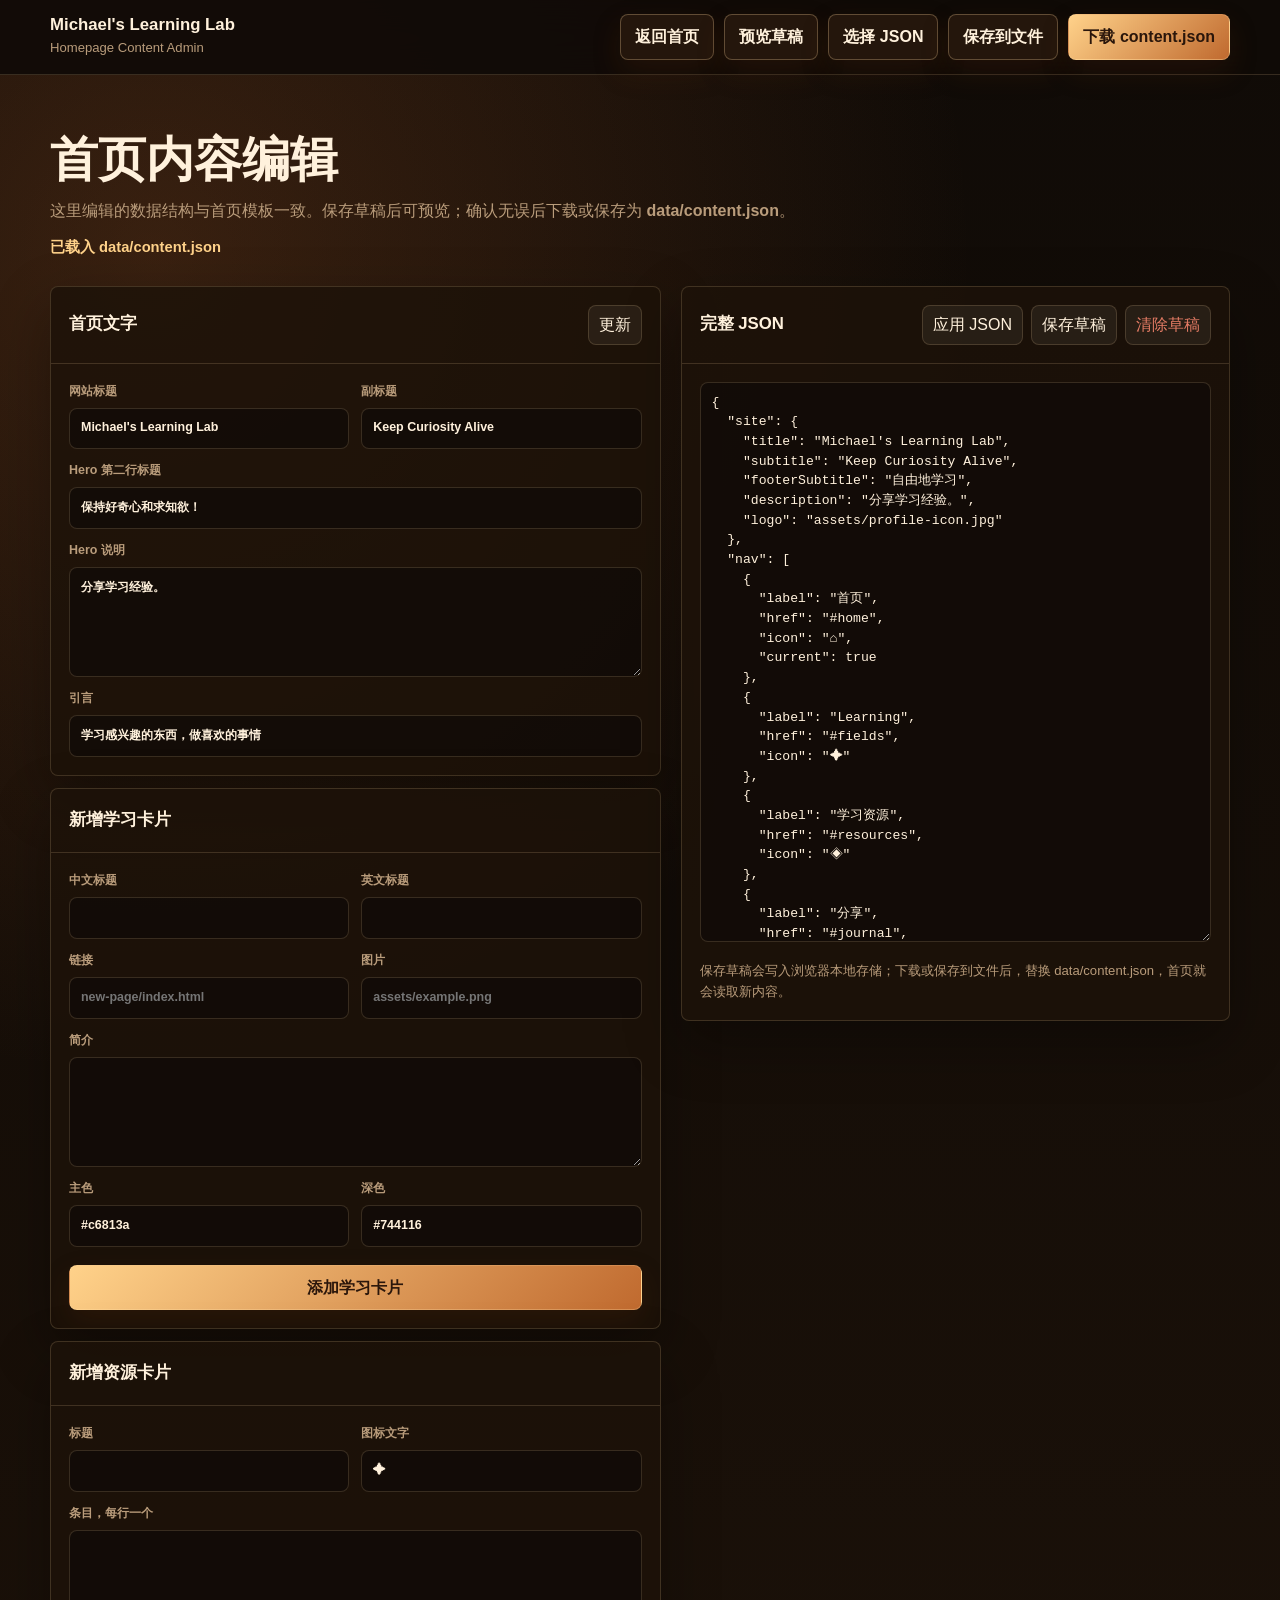
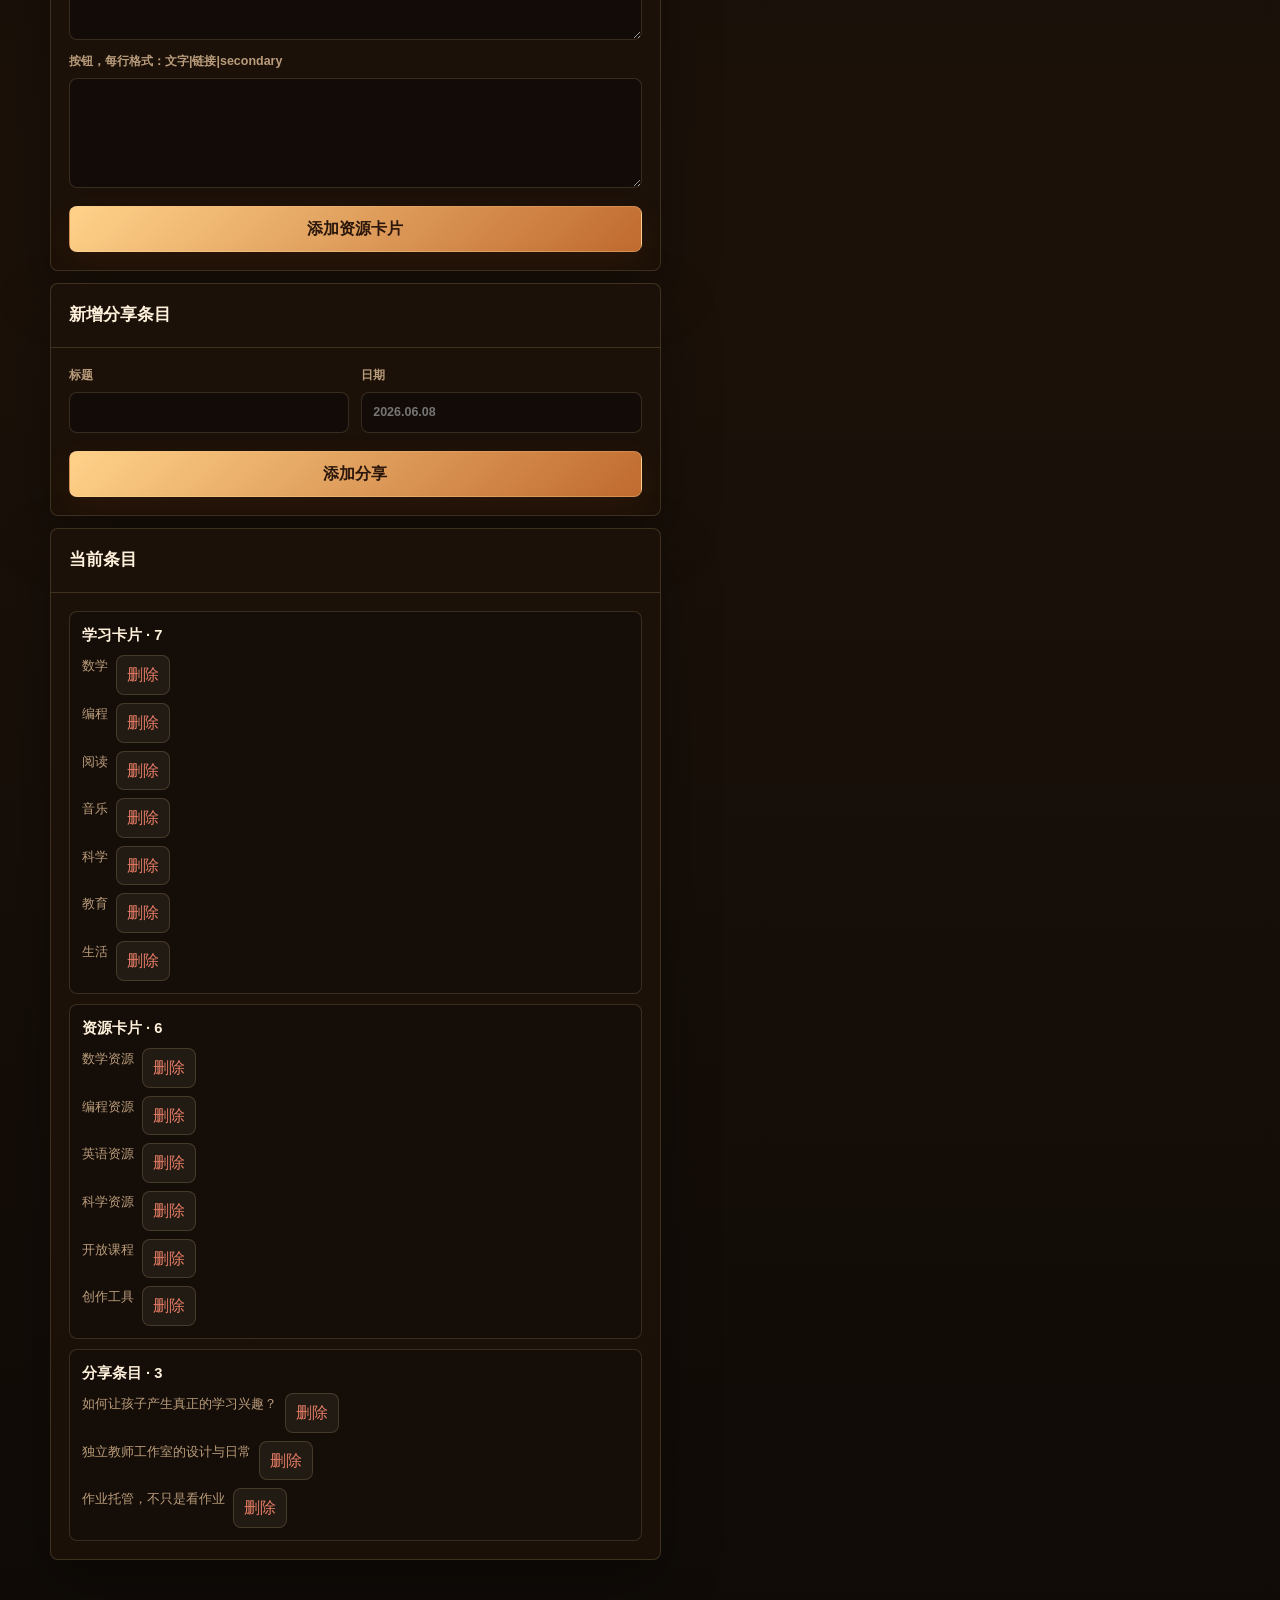
<file: admin.html>
<!doctype html>
<html lang="zh-CN">

<head>
  <meta charset="utf-8">
  <meta name="viewport" content="width=device-width, initial-scale=1">
  <title>Homepage Admin | Michael's Learning Lab</title>
  <style>
    :root {
      --ink: #fff1dc;
      --ink-soft: #e4ccb0;
      --muted: #b99c7b;
      --paper: #1d1209;
      --wash: #100b07;
      --panel: #24160c;
      --line: rgba(255, 214, 159, .16);
      --line-strong: rgba(255, 214, 159, .28);
      --accent: #ffd28a;
      --accent-deep: #c06a2f;
      --danger: #e57c65;
      --shadow: 0 22px 58px rgba(0, 0, 0, .32);
      --sans: -apple-system, BlinkMacSystemFont, "Segoe UI", "PingFang SC", "Microsoft YaHei", sans-serif;
    }

    * {
      box-sizing: border-box;
    }

    body {
      margin: 0;
      min-width: 320px;
      color: var(--ink);
      font-family: var(--sans);
      line-height: 1.6;
      background:
        radial-gradient(circle at 12% 8%, rgba(198, 106, 47, .22), transparent 26%),
        linear-gradient(180deg, #100b07 0%, #1b1109 58%, #100b07 100%);
    }

    a {
      color: inherit;
      text-decoration: none;
    }

    h1,
    h2,
    h3,
    p {
      margin: 0;
    }

    button,
    input,
    textarea {
      font: inherit;
    }

    .shell {
      width: min(1180px, calc(100% - 36px));
      margin: 0 auto;
      padding: 28px 0 44px;
    }

    .topbar {
      position: sticky;
      top: 0;
      z-index: 5;
      padding: 14px 0;
      border-bottom: 1px solid var(--line);
      background: rgba(16, 11, 7, .9);
      backdrop-filter: blur(18px);
    }

    .topbar-inner {
      width: min(1180px, calc(100% - 36px));
      margin: 0 auto;
      display: flex;
      align-items: center;
      justify-content: space-between;
      gap: 16px;
    }

    .brand {
      display: grid;
      gap: 2px;
    }

    .brand strong {
      font-size: 1.05rem;
      line-height: 1.2;
    }

    .brand span {
      color: var(--muted);
      font-size: .82rem;
    }

    .actions {
      display: flex;
      flex-wrap: wrap;
      gap: 10px;
      justify-content: flex-end;
    }

    .button {
      min-height: 40px;
      padding: 9px 14px;
      border: 1px solid var(--line-strong);
      border-radius: 8px;
      display: inline-flex;
      align-items: center;
      justify-content: center;
      color: #2a160b;
      background: linear-gradient(135deg, #ffd28a, #c06a2f);
      font-weight: 900;
      cursor: pointer;
      box-shadow: 0 12px 28px rgba(96, 45, 14, .22);
    }

    .button.secondary {
      color: var(--ink);
      background: var(--panel);
    }

    .button.danger {
      color: #fff4e2;
      background: linear-gradient(135deg, #b84d35, #6b2418);
    }

    .hero {
      display: grid;
      gap: 12px;
      margin: 30px 0 22px;
    }

    .hero h1 {
      font-size: clamp(1.8rem, 4vw, 3rem);
      line-height: 1.12;
    }

    .hero p {
      max-width: 780px;
      color: var(--muted);
    }

    .status {
      min-height: 28px;
      color: var(--accent);
      font-size: .92rem;
      font-weight: 800;
    }

    .layout {
      display: grid;
      grid-template-columns: minmax(0, 1fr) minmax(360px, .9fr);
      gap: 20px;
      align-items: start;
    }

    .panel {
      border: 1px solid var(--line);
      border-radius: 8px;
      background: rgba(29, 18, 9, .84);
      box-shadow: var(--shadow);
      overflow: hidden;
    }

    .panel-head {
      padding: 18px;
      border-bottom: 1px solid var(--line);
      display: flex;
      align-items: center;
      justify-content: space-between;
      gap: 12px;
    }

    .panel-head h2 {
      font-size: 1.05rem;
    }

    .panel-body {
      padding: 18px;
      display: grid;
      gap: 18px;
    }

    .form-grid {
      display: grid;
      grid-template-columns: repeat(2, minmax(0, 1fr));
      gap: 12px;
    }

    .form-grid.full,
    .field-full {
      grid-column: 1 / -1;
    }

    label {
      display: grid;
      gap: 6px;
      color: var(--muted);
      font-size: .78rem;
      font-weight: 820;
    }

    input,
    textarea {
      width: 100%;
      border: 1px solid var(--line);
      border-radius: 8px;
      padding: 10px 11px;
      color: var(--ink);
      background: rgba(16, 11, 7, .72);
      outline: none;
    }

    input:focus,
    textarea:focus {
      border-color: rgba(255, 210, 138, .62);
      box-shadow: 0 0 0 3px rgba(255, 210, 138, .12);
    }

    textarea {
      min-height: 110px;
      resize: vertical;
      line-height: 1.5;
    }

    .json-area {
      min-height: 560px;
      font-family: "SFMono-Regular", Consolas, monospace;
      font-size: .82rem;
      white-space: pre;
    }

    .stack {
      display: grid;
      gap: 12px;
    }

    .mini-list {
      display: grid;
      gap: 10px;
    }

    .mini-item {
      padding: 12px;
      border: 1px solid var(--line);
      border-radius: 8px;
      display: grid;
      gap: 8px;
      background: rgba(16, 11, 7, .5);
    }

    .mini-item h3 {
      font-size: .92rem;
    }

    .mini-item p {
      color: var(--muted);
      font-size: .82rem;
    }

    .mini-actions {
      display: flex;
      flex-wrap: wrap;
      gap: 8px;
    }

    .small-button {
      min-height: 32px;
      padding: 6px 10px;
      border: 1px solid var(--line);
      border-radius: 8px;
      color: var(--ink);
      background: rgba(255, 248, 236, .06);
      cursor: pointer;
    }

    .small-button.danger {
      color: var(--danger);
    }

    .hint {
      color: var(--muted);
      font-size: .82rem;
    }

    .file-input {
      display: none;
    }

    @media (max-width: 900px) {
      .topbar-inner,
      .layout {
        grid-template-columns: 1fr;
      }

      .topbar-inner,
      .layout,
      .form-grid {
        display: grid;
      }

      .actions {
        justify-content: start;
      }
    }

    @media (max-width: 560px) {
      .form-grid {
        grid-template-columns: 1fr;
      }

      .topbar {
        position: static;
      }
    }
  </style>
</head>

<body>
  <header class="topbar">
    <div class="topbar-inner">
      <a class="brand" href="index.html">
        <strong>Michael's Learning Lab</strong>
        <span>Homepage Content Admin</span>
      </a>
      <div class="actions">
        <a class="button secondary" href="index.html">返回首页</a>
        <a class="button secondary" href="index.html?draft=1" target="_blank" rel="noreferrer">预览草稿</a>
        <button class="button secondary" type="button" id="chooseFileButton">选择 JSON</button>
        <button class="button secondary" type="button" id="saveFileButton">保存到文件</button>
        <button class="button" type="button" id="downloadButton">下载 content.json</button>
      </div>
    </div>
  </header>

  <main class="shell">
    <section class="hero">
      <h1>首页内容编辑</h1>
      <p>这里编辑的数据结构与首页模板一致。保存草稿后可预览；确认无误后下载或保存为 <strong>data/content.json</strong>。</p>
      <div class="status" id="status">正在载入内容...</div>
    </section>

    <div class="layout">
      <div class="stack">
        <section class="panel">
          <div class="panel-head">
            <h2>首页文字</h2>
            <button class="small-button" type="button" id="applyHeroButton">更新</button>
          </div>
          <div class="panel-body">
            <div class="form-grid">
              <label>
                网站标题
                <input id="siteTitle" type="text">
              </label>
              <label>
                副标题
                <input id="siteSubtitle" type="text">
              </label>
              <label class="field-full">
                Hero 第二行标题
                <input id="heroSecondLine" type="text">
              </label>
              <label class="field-full">
                Hero 说明
                <textarea id="heroText"></textarea>
              </label>
              <label class="field-full">
                引言
                <input id="heroQuote" type="text">
              </label>
            </div>
          </div>
        </section>

        <section class="panel">
          <div class="panel-head">
            <h2>新增学习卡片</h2>
          </div>
          <form class="panel-body" id="fieldForm">
            <div class="form-grid">
              <label>
                中文标题
                <input name="title" type="text" required>
              </label>
              <label>
                英文标题
                <input name="subtitle" type="text">
              </label>
              <label>
                链接
                <input name="href" type="text" placeholder="new-page/index.html">
              </label>
              <label>
                图片
                <input name="image" type="text" placeholder="assets/example.png">
              </label>
              <label class="field-full">
                简介
                <textarea name="description"></textarea>
              </label>
              <label>
                主色
                <input name="tone" type="text" value="#c6813a">
              </label>
              <label>
                深色
                <input name="toneDeep" type="text" value="#744116">
              </label>
            </div>
            <button class="button" type="submit">添加学习卡片</button>
          </form>
        </section>

        <section class="panel">
          <div class="panel-head">
            <h2>新增资源卡片</h2>
          </div>
          <form class="panel-body" id="resourceForm">
            <div class="form-grid">
              <label>
                标题
                <input name="title" type="text" required>
              </label>
              <label>
                图标文字
                <input name="icon" type="text" value="✦">
              </label>
              <label class="field-full">
                条目，每行一个
                <textarea name="entries" required></textarea>
              </label>
              <label class="field-full">
                按钮，每行格式：文字|链接|secondary
                <textarea name="actions"></textarea>
              </label>
            </div>
            <button class="button" type="submit">添加资源卡片</button>
          </form>
        </section>

        <section class="panel">
          <div class="panel-head">
            <h2>新增分享条目</h2>
          </div>
          <form class="panel-body" id="journalForm">
            <div class="form-grid">
              <label>
                标题
                <input name="title" type="text" required>
              </label>
              <label>
                日期
                <input name="date" type="text" placeholder="2026.06.08">
              </label>
            </div>
            <button class="button" type="submit">添加分享</button>
          </form>
        </section>

        <section class="panel">
          <div class="panel-head">
            <h2>当前条目</h2>
          </div>
          <div class="panel-body">
            <div class="mini-list" id="summaryList"></div>
          </div>
        </section>
      </div>

      <section class="panel">
        <div class="panel-head">
          <h2>完整 JSON</h2>
          <div class="mini-actions">
            <button class="small-button" type="button" id="applyJsonButton">应用 JSON</button>
            <button class="small-button" type="button" id="saveDraftButton">保存草稿</button>
            <button class="small-button danger" type="button" id="clearDraftButton">清除草稿</button>
          </div>
        </div>
        <div class="panel-body">
          <textarea class="json-area" id="jsonEditor" spellcheck="false"></textarea>
          <p class="hint">保存草稿会写入浏览器本地存储；下载或保存到文件后，替换 data/content.json，首页就会读取新内容。</p>
        </div>
      </section>
    </div>

    <input class="file-input" id="fileInput" type="file" accept="application/json,.json">
  </main>

  <script>
    const CONTENT_URL = "data/content.json";
    const DRAFT_STORAGE_KEY = "learningLabContentDraft";
    const statusNode = document.getElementById("status");
    const jsonEditor = document.getElementById("jsonEditor");
    const fileInput = document.getElementById("fileInput");
    let content = null;
    let fileHandle = null;

    const starterContent = {
      site: {
        title: "Michael's Learning Lab",
        subtitle: "Keep Curiosity Alive",
        footerSubtitle: "自由地学习",
        description: "分享学习经验。",
        logo: "assets/profile-icon.jpg"
      },
      nav: [
        { label: "首页", href: "#home", icon: "⌂", current: true },
        { label: "Learning", href: "#fields", icon: "✦" },
        { label: "学习资源", href: "#resources", icon: "◈" },
        { label: "分享", href: "#journal", icon: "✎" },
        { label: "关于", href: "#about", icon: "?" }
      ],
      hero: {
        titlePrefix: "Keep ",
        titleAccent: "Curiosity",
        titleSuffix: " Alive.",
        titleSecondLine: "保持好奇心和求知欲！",
        text: "分享学习经验。",
        quote: "学习感兴趣的东西，做喜欢的事情",
        actions: []
      },
      fields: { title: "Learning", items: [] },
      resources: { title: "学习资源", status: "持续整理中", items: [] },
      journal: { title: "成长分享", moreLabel: "阅读更多札记 →", moreHref: "#journal", entries: [] },
      footer: { socials: ["GH", "YT", "BL", "WX"], columns: [], subscribeTitle: "GitHub 更新", subscribeText: "微信号", copyright: "© 2026 Michael's Learning Lab. All rights reserved." }
    };

    function setStatus(message) {
      statusNode.textContent = message;
    }

    function clone(value) {
      return JSON.parse(JSON.stringify(value));
    }

    function pretty(value = content) {
      return JSON.stringify(value, null, 2);
    }

    function linesToArray(value) {
      return value.split("\n").map((line) => line.trim()).filter(Boolean);
    }

    function parseActions(value) {
      return linesToArray(value).map((line) => {
        const [label, href, secondary] = line.split("|").map((part) => part.trim());
        return {
          label,
          href: href || "#",
          secondary: secondary === "secondary"
        };
      });
    }

    function syncEditor() {
      jsonEditor.value = pretty();
    }

    function syncHeroForm() {
      document.getElementById("siteTitle").value = content.site?.title || "";
      document.getElementById("siteSubtitle").value = content.site?.subtitle || "";
      document.getElementById("heroSecondLine").value = content.hero?.titleSecondLine || "";
      document.getElementById("heroText").value = content.hero?.text || "";
      document.getElementById("heroQuote").value = content.hero?.quote || "";
    }

    function renderSummary() {
      const list = document.getElementById("summaryList");
      list.replaceChildren();
      const groups = [
        ["学习卡片", content.fields?.items || [], "fields"],
        ["资源卡片", content.resources?.items || [], "resources"],
        ["分享条目", content.journal?.entries || [], "journal"]
      ];

      groups.forEach(([label, items, key]) => {
        const group = document.createElement("div");
        group.className = "mini-item";
        const title = document.createElement("h3");
        title.textContent = `${label} · ${items.length}`;
        group.append(title);
        items.forEach((item, index) => {
          const row = document.createElement("div");
          row.className = "mini-actions";
          const name = document.createElement("p");
          name.textContent = item.title || item.label || `第 ${index + 1} 项`;
          const remove = document.createElement("button");
          remove.className = "small-button danger";
          remove.type = "button";
          remove.textContent = "删除";
          remove.addEventListener("click", () => {
            if (key === "fields") content.fields.items.splice(index, 1);
            if (key === "resources") content.resources.items.splice(index, 1);
            if (key === "journal") content.journal.entries.splice(index, 1);
            refresh("已删除条目");
          });
          row.append(name, remove);
          group.append(row);
        });
        list.append(group);
      });
    }

    function refresh(message) {
      syncHeroForm();
      syncEditor();
      renderSummary();
      setStatus(message || "内容已更新");
    }

    function applyJson() {
      content = JSON.parse(jsonEditor.value);
      refresh("JSON 已应用");
    }

    async function loadContent() {
      const draft = localStorage.getItem(DRAFT_STORAGE_KEY);
      try {
        const response = await fetch(CONTENT_URL, { cache: "no-store" });
        if (!response.ok) throw new Error("fetch failed");
        content = await response.json();
        refresh(draft ? "已载入 data/content.json，本地草稿仍可预览" : "已载入 data/content.json");
      } catch (error) {
        content = draft ? JSON.parse(draft) : clone(starterContent);
        refresh(draft ? "已载入浏览器草稿" : "未能自动载入 JSON，已使用空模板");
      }
    }

    function updateHeroFromForm() {
      content.site = content.site || {};
      content.hero = content.hero || {};
      content.site.title = document.getElementById("siteTitle").value.trim();
      content.site.subtitle = document.getElementById("siteSubtitle").value.trim();
      content.hero.titleSecondLine = document.getElementById("heroSecondLine").value.trim();
      content.hero.text = document.getElementById("heroText").value.trim();
      content.hero.quote = document.getElementById("heroQuote").value.trim();
      refresh("首页文字已更新");
    }

    function downloadJson() {
      applyJson();
      const blob = new Blob([pretty(), "\n"], { type: "application/json" });
      const url = URL.createObjectURL(blob);
      const link = document.createElement("a");
      link.href = url;
      link.download = "content.json";
      link.click();
      URL.revokeObjectURL(url);
      setStatus("已下载 content.json");
    }

    async function chooseJsonFile() {
      if ("showOpenFilePicker" in window) {
        [fileHandle] = await window.showOpenFilePicker({
          types: [{ description: "JSON", accept: { "application/json": [".json"] } }],
          multiple: false
        });
        const file = await fileHandle.getFile();
        content = JSON.parse(await file.text());
        refresh(`已选择 ${file.name}`);
        return;
      }

      fileInput.click();
    }

    async function saveJsonFile() {
      applyJson();
      if (!fileHandle || !("createWritable" in fileHandle)) {
        setStatus("当前浏览器不支持直接写文件，请下载 content.json 后替换 data/content.json");
        return;
      }
      const writable = await fileHandle.createWritable();
      await writable.write(pretty() + "\n");
      await writable.close();
      setStatus("已保存到已选择的 JSON 文件");
    }

    document.getElementById("applyHeroButton").addEventListener("click", updateHeroFromForm);
    document.getElementById("applyJsonButton").addEventListener("click", () => {
      try {
        applyJson();
      } catch (error) {
        setStatus(`JSON 格式有误：${error.message}`);
      }
    });
    document.getElementById("saveDraftButton").addEventListener("click", () => {
      try {
        applyJson();
        localStorage.setItem(DRAFT_STORAGE_KEY, pretty());
        setStatus("草稿已保存，可打开首页草稿预览");
      } catch (error) {
        setStatus(`JSON 格式有误：${error.message}`);
      }
    });
    document.getElementById("clearDraftButton").addEventListener("click", () => {
      localStorage.removeItem(DRAFT_STORAGE_KEY);
      setStatus("浏览器草稿已清除");
    });
    document.getElementById("downloadButton").addEventListener("click", downloadJson);
    document.getElementById("chooseFileButton").addEventListener("click", () => {
      chooseJsonFile().catch((error) => setStatus(`选择文件失败：${error.message}`));
    });
    document.getElementById("saveFileButton").addEventListener("click", () => {
      saveJsonFile().catch((error) => setStatus(`保存文件失败：${error.message}`));
    });

    fileInput.addEventListener("change", async () => {
      const file = fileInput.files[0];
      if (!file) return;
      content = JSON.parse(await file.text());
      refresh(`已导入 ${file.name}`);
    });

    document.getElementById("fieldForm").addEventListener("submit", (event) => {
      event.preventDefault();
      const form = new FormData(event.currentTarget);
      content.fields.items.push({
        title: form.get("title").trim(),
        subtitle: form.get("subtitle").trim(),
        description: form.get("description").trim(),
        href: form.get("href").trim() || "#",
        image: form.get("image").trim(),
        alt: `${form.get("title").trim()}封面`,
        ariaLabel: `查看${form.get("title").trim()}页面`,
        tone: form.get("tone").trim() || "#c6813a",
        toneDeep: form.get("toneDeep").trim() || "#744116"
      });
      event.currentTarget.reset();
      refresh("学习卡片已添加");
    });

    document.getElementById("resourceForm").addEventListener("submit", (event) => {
      event.preventDefault();
      const form = new FormData(event.currentTarget);
      content.resources.items.push({
        title: form.get("title").trim(),
        icon: form.get("icon").trim() || "✦",
        entries: linesToArray(form.get("entries")),
        actions: parseActions(form.get("actions"))
      });
      event.currentTarget.reset();
      refresh("资源卡片已添加");
    });

    document.getElementById("journalForm").addEventListener("submit", (event) => {
      event.preventDefault();
      const form = new FormData(event.currentTarget);
      content.journal.entries.unshift({
        title: form.get("title").trim(),
        date: form.get("date").trim(),
        tone: "#b68c63",
        toneDeep: "#6b4b2b"
      });
      event.currentTarget.reset();
      refresh("分享条目已添加");
    });

    loadContent();
  </script>
</body>

</html>
</file>
